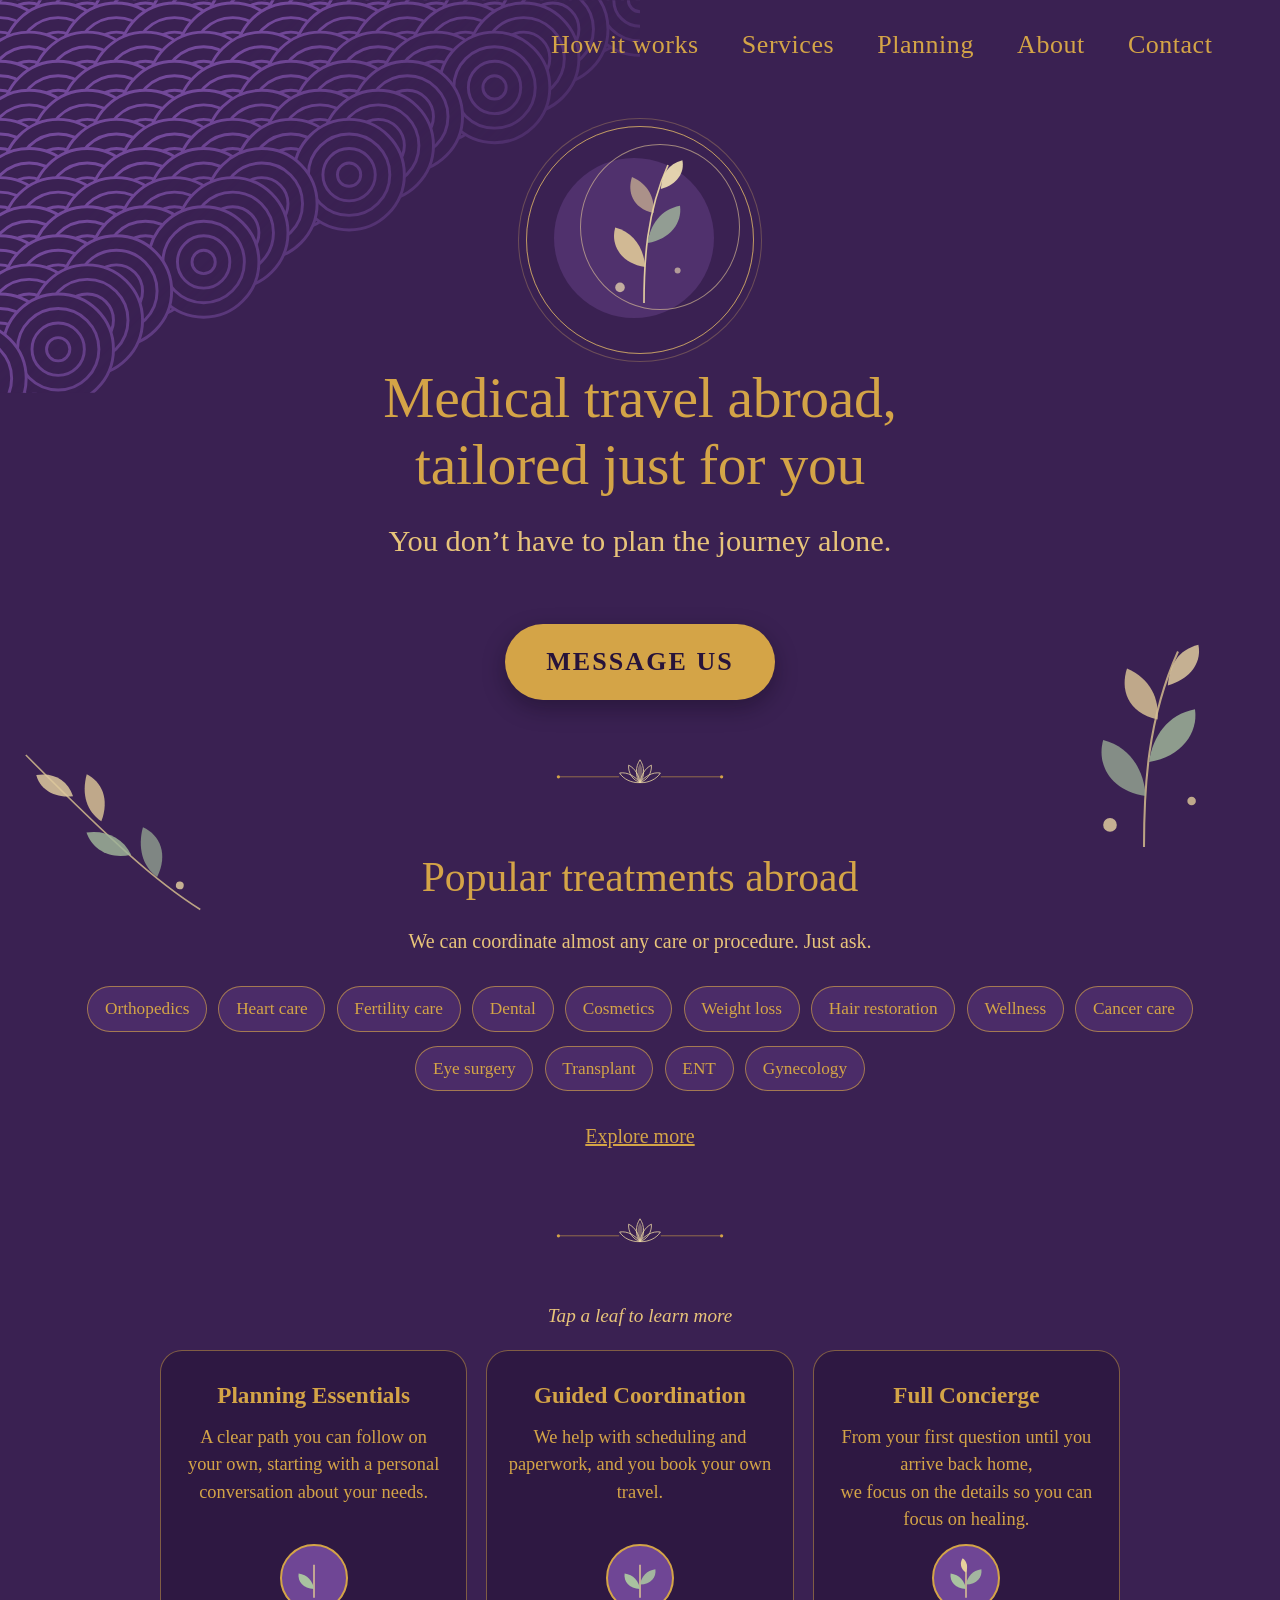
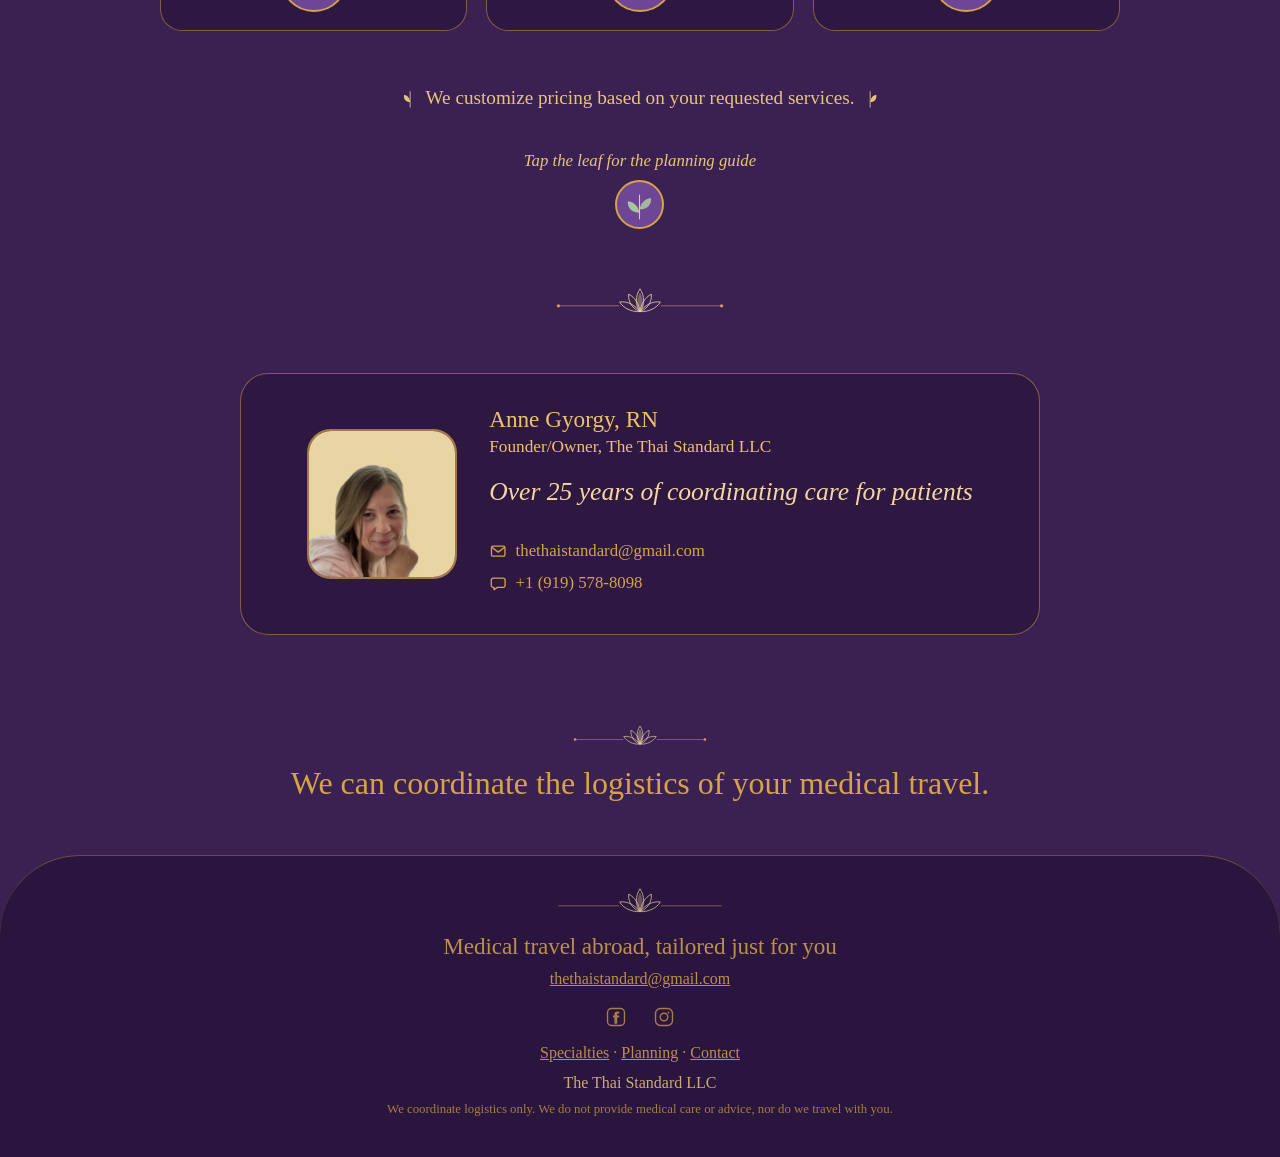
<file: index.html>
<!DOCTYPE html>
<html lang="en">
<head>
<meta name="p:domain_verify" content="5136d14e5dd60c50558a53bab9faf2c0"/>
<meta charset="utf-8">
<meta name="viewport" content="width=device-width, initial-scale=1">
<meta name="robots" content="index, follow">
<title>The Thai Standard LLC | Medical Travel Coordination</title>
<meta name="description" content="The Thai Standard LLC coordinates the logistics of your medical travel abroad: appointments, records, flights, stays and local support. From your first question until you arrive back home, we focus on the details so you can focus on healing.">
<meta name="keywords" content="medical travel, medical tourism, medical travel coordinator, medical travel abroad, treatment abroad, surgery abroad, dental care abroad, fertility care abroad, cardiac care abroad, orthopedic surgery abroad, cosmetic surgery abroad, weight-loss surgery abroad, medical travel planning, patient coordination">
<link rel="canonical" href="https://thethaistandard.com/">
<meta property="og:type" content="website">
<meta property="og:site_name" content="The Thai Standard LLC">
<meta property="og:title" content="The Thai Standard LLC | Medical Travel Coordination">
<meta property="og:description" content="The Thai Standard LLC coordinates the logistics of your medical travel abroad: appointments, records, flights, stays and local support. From your first question until you arrive back home, we focus on the details so you can focus on healing.">
<meta property="og:url" content="https://thethaistandard.com/">
<meta property="og:image" content="https://thethaistandard.com/assets/og-share.jpg">
<meta property="og:image:width" content="1200">
<meta property="og:image:height" content="630">
<meta property="og:image:alt" content="The Thai Standard LLC">
<meta name="twitter:card" content="summary_large_image">
<meta name="twitter:image" content="https://thethaistandard.com/assets/og-share.jpg">
<script type="application/ld+json">{"@context":"https://schema.org","@type":"ProfessionalService","name":"The Thai Standard LLC","url":"https://thethaistandard.com/","description":"The Thai Standard LLC coordinates the logistics of your medical travel abroad: appointments, records, flights, stays and local support. From your first question until you arrive back home, we focus on the details so you can focus on healing.","email":"thethaistandard@gmail.com","telephone":"+1-919-578-8098","founder":{"@type":"Person","name":"Anne Gyorgy, RN","jobTitle":"Founder/Owner, The Thai Standard LLC"},"serviceType":"Medical travel coordination"}</script>
<meta name="theme-color" content="#3A2152">
<link rel="icon" href="data:image/svg+xml,%3Csvg xmlns='http://www.w3.org/2000/svg' viewBox='0 0 24 24'%3E%3Cpath d='M12 21 L12 13' stroke='%23E3CC93' stroke-width='1.4'/%3E%3Cpath d='M12 14 C7 14 5 10 6 6 C10 7 12 10 12 14Z' fill='%23A9C2A0'/%3E%3Cpath d='M12 12 C16.5 12 19 8.5 18 4.5 C14 5.5 12 8 12 12Z' fill='%23F0DCA6'/%3E%3C/svg%3E">
<link rel="stylesheet" href="styles.css?v=1453">
<link rel="stylesheet" href="home-v5.css?v=11">
<style id="close-small">.h5-close h2 a{color:inherit;text-decoration:none}.h5-close h2 a:hover,.h5-close h2 a:focus-visible{text-decoration:underline;text-underline-offset:.12em}.h5-close{padding:2rem 0 2.4rem!important}.h5-close .h5-lotus{width:140px!important;height:auto!important}.h5-close h2{font-size:clamp(1.6rem,3vw,2rem)!important;margin:.6rem 0 .5rem!important}.h5-close p{font-size:clamp(1.05rem,1.8vw,1.2rem)!important;margin:0 0 1.1rem!important}.h5-close .btn{font-size:1rem!important;padding:.6rem 1.5rem!important;min-height:0!important;margin-top:.4rem!important}</style></head>
<body>
<!-- Reusable botanical drawings -->
<svg width="0" height="0" style="position:absolute" aria-hidden="true" focusable="false">
  <defs>
    <symbol id="sprig" viewBox="0 0 100 130">
      <path d="M50 125 C50 90 52 50 70 10" stroke="#E3CC93" stroke-width="1.2" fill="none" opacity=".85"/>
      <path d="M51 95 C30 92 22 76 26 62 C42 66 50 80 51 95Z" fill="#A9C2A0" opacity=".75"/>
      <path d="M53 75 C72 72 82 58 80 44 C64 47 55 60 53 75Z" fill="#A9C2A0" opacity=".85"/>
      <path d="M58 50 C40 46 36 32 40 20 C54 26 59 38 58 50Z" fill="#E8D29C" opacity=".85"/>
      <path d="M64 30 C78 26 84 16 82 6 C70 9 65 18 64 30Z" fill="#F0DCA6" opacity=".85"/>
      <circle cx="30" cy="112" r="4" fill="#F0DCA6" opacity=".85"/><circle cx="78" cy="98" r="2.5" fill="#E8D29C" opacity=".85"/>
    </symbol>
    <symbol id="blossom" viewBox="0 0 40 40">
      <g fill="#E9BFD3" opacity=".9">
        <ellipse cx="20" cy="10" rx="6" ry="9"/>
        <ellipse cx="20" cy="10" rx="6" ry="9" transform="rotate(72 20 20)"/>
        <ellipse cx="20" cy="10" rx="6" ry="9" transform="rotate(144 20 20)"/>
        <ellipse cx="20" cy="10" rx="6" ry="9" transform="rotate(216 20 20)"/>
        <ellipse cx="20" cy="10" rx="6" ry="9" transform="rotate(288 20 20)"/>
      </g>
      <circle cx="20" cy="20" r="3.6" fill="#F0DCA6"/>
    </symbol>
    <symbol id="branch" viewBox="0 0 160 120">
      <path d="M4 112 C40 96 78 70 152 14" stroke="#E3CC93" stroke-width="1.2" fill="none" opacity=".85"/>
      <path d="M40 92 C34 74 42 60 56 56 C58 72 52 86 40 92Z" fill="#A9C2A0" opacity=".7"/>
      <path d="M62 78 C78 84 92 78 98 66 C84 62 70 66 62 78Z" fill="#A9C2A0" opacity=".85"/>
      <path d="M88 56 C84 38 92 26 104 22 C106 38 100 50 88 56Z" fill="#E8D29C" opacity=".85"/>
      <path d="M112 40 C126 44 138 38 142 28 C130 24 118 28 112 40Z" fill="#F0DCA6" opacity=".85"/>
      <circle cx="22" cy="96" r="3" fill="#F0DCA6" opacity=".85"/>
    </symbol>
    <symbol id="sprig-gold" viewBox="0 0 100 130">
      <path d="M50 125 C50 90 52 50 70 10" stroke="#F0DCA6" stroke-width="1.4" fill="none" opacity=".9"/>
      <path d="M51 95 C30 92 22 76 26 62 C42 66 50 80 51 95Z" fill="#E8D29C" opacity=".85"/>
      <path d="M53 75 C72 72 82 58 80 44 C64 47 55 60 53 75Z" fill="#A9C2A0" opacity=".75"/>
      <path d="M58 50 C40 46 36 32 40 20 C54 26 59 38 58 50Z" fill="#E8D29C" opacity=".6"/>
      <path d="M64 30 C78 26 84 16 82 6 C70 9 65 18 64 30Z" fill="#F3E3B5" opacity=".9"/>
      <circle cx="30" cy="112" r="4" fill="#F3E3B5" opacity=".7"/><circle cx="78" cy="98" r="2.5" fill="#F3E3B5" opacity=".6"/>
    </symbol>
    <symbol id="seigaiha" viewBox="0 0 240 160">
      <g fill="none" stroke="#8253AD" stroke-width="2">
        <g id="sw"><circle cx="0" cy="0" r="38"/><circle cx="0" cy="0" r="28"/><circle cx="0" cy="0" r="18"/><circle cx="0" cy="0" r="8"/></g>
      </g>
    </symbol>
    <symbol id="lotus" viewBox="0 0 80 50">
      <g fill="none" stroke="#F0DCA6" stroke-width="1.3" stroke-linejoin="round">
        <path d="M40 44 C32 34 32 18 40 6 C48 18 48 34 40 44Z"/>
        <path d="M40 44 C28 40 20 28 21 15 C32 20 38 32 40 44Z"/>
        <path d="M40 44 C52 40 60 28 59 15 C48 20 42 32 40 44Z"/>
        <path d="M40 44 C26 45 12 38 6 28 C20 26 32 34 40 44Z"/>
        <path d="M40 44 C54 45 68 38 74 28 C60 26 48 34 40 44Z"/>
      </g>
      <path d="M40 44 C34 36 34 22 40 12 C46 22 46 36 40 44Z" fill="#F0DCA6" opacity=".35"/>
    </symbol>
    <symbol id="plum-branch" viewBox="0 0 220 140">
      <path d="M2 130 C50 118 80 96 110 80 C140 64 170 40 216 18" stroke="#8F63B9" stroke-width="3" fill="none" stroke-linecap="round"/>
      <path d="M110 80 C116 60 128 48 146 40" stroke="#8F63B9" stroke-width="2" fill="none" stroke-linecap="round"/>
      <path d="M60 110 C62 96 70 88 82 84" stroke="#8F63B9" stroke-width="1.6" fill="none" stroke-linecap="round"/>
      <g fill="#E9BFD3" opacity=".75">
        <g transform="translate(146 40)"><circle cx="0" cy="-6" r="5"/><circle cx="5.7" cy="-1.9" r="5"/><circle cx="3.5" cy="4.9" r="5"/><circle cx="-3.5" cy="4.9" r="5"/><circle cx="-5.7" cy="-1.9" r="5"/></g>
        <g transform="translate(82 84) scale(.8)"><circle cx="0" cy="-6" r="5"/><circle cx="5.7" cy="-1.9" r="5"/><circle cx="3.5" cy="4.9" r="5"/><circle cx="-3.5" cy="4.9" r="5"/><circle cx="-5.7" cy="-1.9" r="5"/></g>
        <g transform="translate(190 30) scale(.7)"><circle cx="0" cy="-6" r="5"/><circle cx="5.7" cy="-1.9" r="5"/><circle cx="3.5" cy="4.9" r="5"/><circle cx="-3.5" cy="4.9" r="5"/><circle cx="-5.7" cy="-1.9" r="5"/></g>
      </g>
      <g fill="#F0DCA6"><circle cx="146" cy="40" r="2.2"/><circle cx="82" cy="84" r="1.8"/><circle cx="190" cy="30" r="1.6"/><circle cx="120" cy="72" r="2.4" opacity=".7"/><circle cx="166" cy="50" r="2" opacity=".6"/></g>
    </symbol>
    <symbol id="asanoha" viewBox="0 0 100 100">
      <g fill="none" stroke="#8253AD" stroke-width="1.4">
        <polygon points="50,4 90,27 90,73 50,96 10,73 10,27"/>
        <path d="M50 50 L50 4 M50 50 L90 27 M50 50 L90 73 M50 50 L50 96 M50 50 L10 73 M50 50 L10 27"/>
        <path d="M50 50 L30 15.5 M50 50 L70 15.5 M50 50 L90 50 M50 50 L70 84.5 M50 50 L30 84.5 M50 50 L10 50"/>
      </g>
    </symbol>
    <symbol id="lilac-branch" viewBox="0 0 200 60">
      <path d="M4 34 C30 22 52 44 80 32 C108 20 128 40 156 28 C170 22 184 24 196 28" stroke="#BA9AD8" stroke-width="2.2" fill="none" stroke-linecap="round"/>
      <path d="M62 38 C66 48 74 52 84 52" stroke="#BA9AD8" stroke-width="1.4" fill="none" stroke-linecap="round"/>
      <path d="M118 28 C120 18 128 12 138 10" stroke="#BA9AD8" stroke-width="1.4" fill="none" stroke-linecap="round"/>
      <g fill="#A9C2A0"><path d="M30 28 C26 18 32 10 40 8 C42 18 38 26 30 28Z"/><path d="M100 26 C108 34 118 34 124 30 C118 22 108 20 100 26Z"/><path d="M168 24 C164 14 170 8 178 6 C180 14 176 22 168 24Z"/></g>
      <g fill="#D4BEE9"><g transform="translate(84 52) scale(0.9)"><circle cx="0" cy="-5" r="4.2"/><circle cx="4.8" cy="-1.6" r="4.2"/><circle cx="3" cy="4.1" r="4.2"/><circle cx="-3" cy="4.1" r="4.2"/><circle cx="-4.8" cy="-1.6" r="4.2"/></g><g transform="translate(138 10) scale(0.9)"><circle cx="0" cy="-5" r="4.2"/><circle cx="4.8" cy="-1.6" r="4.2"/><circle cx="3" cy="4.1" r="4.2"/><circle cx="-3" cy="4.1" r="4.2"/><circle cx="-4.8" cy="-1.6" r="4.2"/></g><g transform="translate(50 38) scale(0.7)"><circle cx="0" cy="-5" r="4.2"/><circle cx="4.8" cy="-1.6" r="4.2"/><circle cx="3" cy="4.1" r="4.2"/><circle cx="-3" cy="4.1" r="4.2"/><circle cx="-4.8" cy="-1.6" r="4.2"/></g><g transform="translate(196 28) scale(0.75)"><circle cx="0" cy="-5" r="4.2"/><circle cx="4.8" cy="-1.6" r="4.2"/><circle cx="3" cy="4.1" r="4.2"/><circle cx="-3" cy="4.1" r="4.2"/><circle cx="-4.8" cy="-1.6" r="4.2"/></g></g>
      <g fill="#F0DCA6"><circle cx="84" cy="52" r="1.6"/><circle cx="138" cy="10" r="1.6"/><circle cx="50" cy="38" r="1.2"/><circle cx="196" cy="28" r="1.3"/></g>
    </symbol>
  </defs>
</svg>

<div class="page">
  <svg class="seig seig-corner-tl" viewBox="0 0 440 270" aria-hidden="true"><defs><clipPath id="cp-tl"><rect width="440" height="270"/></clipPath></defs><g clip-path="url(#cp-tl)" fill="none" stroke="#8253AD" stroke-width="2"><g transform="translate(-20,-20)"><circle r="38" fill="#3A2152"/><circle r="28"/><circle r="18"/><circle r="8"/></g><g transform="translate(20,-20)"><circle r="38" fill="#3A2152"/><circle r="28"/><circle r="18"/><circle r="8"/></g><g transform="translate(60,-20)"><circle r="38" fill="#3A2152"/><circle r="28"/><circle r="18"/><circle r="8"/></g><g transform="translate(100,-20)"><circle r="38" fill="#3A2152"/><circle r="28"/><circle r="18"/><circle r="8"/></g><g transform="translate(140,-20)"><circle r="38" fill="#3A2152"/><circle r="28"/><circle r="18"/><circle r="8"/></g><g transform="translate(180,-20)"><circle r="38" fill="#3A2152"/><circle r="28"/><circle r="18"/><circle r="8"/></g><g transform="translate(220,-20)"><circle r="38" fill="#3A2152"/><circle r="28"/><circle r="18"/><circle r="8"/></g><g transform="translate(260,-20)"><circle r="38" fill="#3A2152"/><circle r="28"/><circle r="18"/><circle r="8"/></g><g transform="translate(300,-20)"><circle r="38" fill="#3A2152"/><circle r="28"/><circle r="18"/><circle r="8"/></g><g transform="translate(340,-20)"><circle r="38" fill="#3A2152"/><circle r="28"/><circle r="18"/><circle r="8"/></g><g transform="translate(380,-20)"><circle r="38" fill="#3A2152"/><circle r="28"/><circle r="18"/><circle r="8"/></g><g transform="translate(420,-20)"><circle r="38" fill="#3A2152"/><circle r="28"/><circle r="18"/><circle r="8"/></g><g transform="translate(460,-20)"><circle r="38" fill="#3A2152"/><circle r="28"/><circle r="18"/><circle r="8"/></g><g transform="translate(-40,0)"><circle r="38" fill="#3A2152"/><circle r="28"/><circle r="18"/><circle r="8"/></g><g transform="translate(0,0)"><circle r="38" fill="#3A2152"/><circle r="28"/><circle r="18"/><circle r="8"/></g><g transform="translate(40,0)"><circle r="38" fill="#3A2152"/><circle r="28"/><circle r="18"/><circle r="8"/></g><g transform="translate(80,0)"><circle r="38" fill="#3A2152"/><circle r="28"/><circle r="18"/><circle r="8"/></g><g transform="translate(120,0)"><circle r="38" fill="#3A2152"/><circle r="28"/><circle r="18"/><circle r="8"/></g><g transform="translate(160,0)"><circle r="38" fill="#3A2152"/><circle r="28"/><circle r="18"/><circle r="8"/></g><g transform="translate(200,0)"><circle r="38" fill="#3A2152"/><circle r="28"/><circle r="18"/><circle r="8"/></g><g transform="translate(240,0)"><circle r="38" fill="#3A2152"/><circle r="28"/><circle r="18"/><circle r="8"/></g><g transform="translate(280,0)"><circle r="38" fill="#3A2152"/><circle r="28"/><circle r="18"/><circle r="8"/></g><g transform="translate(320,0)"><circle r="38" fill="#3A2152"/><circle r="28"/><circle r="18"/><circle r="8"/></g><g transform="translate(360,0)"><circle r="38" fill="#3A2152"/><circle r="28"/><circle r="18"/><circle r="8"/></g><g transform="translate(400,0)"><circle r="38" fill="#3A2152"/><circle r="28"/><circle r="18"/><circle r="8"/></g><g transform="translate(440,0)"><circle r="38" fill="#3A2152"/><circle r="28"/><circle r="18"/><circle r="8"/></g><g transform="translate(-20,20)"><circle r="38" fill="#3A2152"/><circle r="28"/><circle r="18"/><circle r="8"/></g><g transform="translate(20,20)"><circle r="38" fill="#3A2152"/><circle r="28"/><circle r="18"/><circle r="8"/></g><g transform="translate(60,20)"><circle r="38" fill="#3A2152"/><circle r="28"/><circle r="18"/><circle r="8"/></g><g transform="translate(100,20)"><circle r="38" fill="#3A2152"/><circle r="28"/><circle r="18"/><circle r="8"/></g><g transform="translate(140,20)"><circle r="38" fill="#3A2152"/><circle r="28"/><circle r="18"/><circle r="8"/></g><g transform="translate(180,20)"><circle r="38" fill="#3A2152"/><circle r="28"/><circle r="18"/><circle r="8"/></g><g transform="translate(220,20)"><circle r="38" fill="#3A2152"/><circle r="28"/><circle r="18"/><circle r="8"/></g><g transform="translate(260,20)"><circle r="38" fill="#3A2152"/><circle r="28"/><circle r="18"/><circle r="8"/></g><g transform="translate(300,20)"><circle r="38" fill="#3A2152"/><circle r="28"/><circle r="18"/><circle r="8"/></g><g transform="translate(340,20)"><circle r="38" fill="#3A2152"/><circle r="28"/><circle r="18"/><circle r="8"/></g><g transform="translate(380,20)"><circle r="38" fill="#3A2152"/><circle r="28"/><circle r="18"/><circle r="8"/></g><g transform="translate(-40,40)"><circle r="38" fill="#3A2152"/><circle r="28"/><circle r="18"/><circle r="8"/></g><g transform="translate(0,40)"><circle r="38" fill="#3A2152"/><circle r="28"/><circle r="18"/><circle r="8"/></g><g transform="translate(40,40)"><circle r="38" fill="#3A2152"/><circle r="28"/><circle r="18"/><circle r="8"/></g><g transform="translate(80,40)"><circle r="38" fill="#3A2152"/><circle r="28"/><circle r="18"/><circle r="8"/></g><g transform="translate(120,40)"><circle r="38" fill="#3A2152"/><circle r="28"/><circle r="18"/><circle r="8"/></g><g transform="translate(160,40)"><circle r="38" fill="#3A2152"/><circle r="28"/><circle r="18"/><circle r="8"/></g><g transform="translate(200,40)"><circle r="38" fill="#3A2152"/><circle r="28"/><circle r="18"/><circle r="8"/></g><g transform="translate(240,40)"><circle r="38" fill="#3A2152"/><circle r="28"/><circle r="18"/><circle r="8"/></g><g transform="translate(280,40)"><circle r="38" fill="#3A2152"/><circle r="28"/><circle r="18"/><circle r="8"/></g><g transform="translate(320,40)"><circle r="38" fill="#3A2152"/><circle r="28"/><circle r="18"/><circle r="8"/></g><g transform="translate(360,40)"><circle r="38" fill="#3A2152"/><circle r="28"/><circle r="18"/><circle r="8"/></g><g transform="translate(-20,60)"><circle r="38" fill="#3A2152"/><circle r="28"/><circle r="18"/><circle r="8"/></g><g transform="translate(20,60)"><circle r="38" fill="#3A2152"/><circle r="28"/><circle r="18"/><circle r="8"/></g><g transform="translate(60,60)"><circle r="38" fill="#3A2152"/><circle r="28"/><circle r="18"/><circle r="8"/></g><g transform="translate(100,60)"><circle r="38" fill="#3A2152"/><circle r="28"/><circle r="18"/><circle r="8"/></g><g transform="translate(140,60)"><circle r="38" fill="#3A2152"/><circle r="28"/><circle r="18"/><circle r="8"/></g><g transform="translate(180,60)"><circle r="38" fill="#3A2152"/><circle r="28"/><circle r="18"/><circle r="8"/></g><g transform="translate(220,60)"><circle r="38" fill="#3A2152"/><circle r="28"/><circle r="18"/><circle r="8"/></g><g transform="translate(260,60)"><circle r="38" fill="#3A2152"/><circle r="28"/><circle r="18"/><circle r="8"/></g><g transform="translate(300,60)"><circle r="38" fill="#3A2152"/><circle r="28"/><circle r="18"/><circle r="8"/></g><g transform="translate(340,60)"><circle r="38" fill="#3A2152"/><circle r="28"/><circle r="18"/><circle r="8"/></g><g transform="translate(-40,80)"><circle r="38" fill="#3A2152"/><circle r="28"/><circle r="18"/><circle r="8"/></g><g transform="translate(0,80)"><circle r="38" fill="#3A2152"/><circle r="28"/><circle r="18"/><circle r="8"/></g><g transform="translate(40,80)"><circle r="38" fill="#3A2152"/><circle r="28"/><circle r="18"/><circle r="8"/></g><g transform="translate(80,80)"><circle r="38" fill="#3A2152"/><circle r="28"/><circle r="18"/><circle r="8"/></g><g transform="translate(120,80)"><circle r="38" fill="#3A2152"/><circle r="28"/><circle r="18"/><circle r="8"/></g><g transform="translate(160,80)"><circle r="38" fill="#3A2152"/><circle r="28"/><circle r="18"/><circle r="8"/></g><g transform="translate(200,80)"><circle r="38" fill="#3A2152"/><circle r="28"/><circle r="18"/><circle r="8"/></g><g transform="translate(240,80)"><circle r="38" fill="#3A2152"/><circle r="28"/><circle r="18"/><circle r="8"/></g><g transform="translate(280,80)"><circle r="38" fill="#3A2152"/><circle r="28"/><circle r="18"/><circle r="8"/></g><g transform="translate(-20,100)"><circle r="38" fill="#3A2152"/><circle r="28"/><circle r="18"/><circle r="8"/></g><g transform="translate(20,100)"><circle r="38" fill="#3A2152"/><circle r="28"/><circle r="18"/><circle r="8"/></g><g transform="translate(60,100)"><circle r="38" fill="#3A2152"/><circle r="28"/><circle r="18"/><circle r="8"/></g><g transform="translate(100,100)"><circle r="38" fill="#3A2152"/><circle r="28"/><circle r="18"/><circle r="8"/></g><g transform="translate(140,100)"><circle r="38" fill="#3A2152"/><circle r="28"/><circle r="18"/><circle r="8"/></g><g transform="translate(180,100)"><circle r="38" fill="#3A2152"/><circle r="28"/><circle r="18"/><circle r="8"/></g><g transform="translate(220,100)"><circle r="38" fill="#3A2152"/><circle r="28"/><circle r="18"/><circle r="8"/></g><g transform="translate(260,100)"><circle r="38" fill="#3A2152"/><circle r="28"/><circle r="18"/><circle r="8"/></g><g transform="translate(-40,120)"><circle r="38" fill="#3A2152"/><circle r="28"/><circle r="18"/><circle r="8"/></g><g transform="translate(0,120)"><circle r="38" fill="#3A2152"/><circle r="28"/><circle r="18"/><circle r="8"/></g><g transform="translate(40,120)"><circle r="38" fill="#3A2152"/><circle r="28"/><circle r="18"/><circle r="8"/></g><g transform="translate(80,120)"><circle r="38" fill="#3A2152"/><circle r="28"/><circle r="18"/><circle r="8"/></g><g transform="translate(120,120)"><circle r="38" fill="#3A2152"/><circle r="28"/><circle r="18"/><circle r="8"/></g><g transform="translate(160,120)"><circle r="38" fill="#3A2152"/><circle r="28"/><circle r="18"/><circle r="8"/></g><g transform="translate(200,120)"><circle r="38" fill="#3A2152"/><circle r="28"/><circle r="18"/><circle r="8"/></g><g transform="translate(240,120)"><circle r="38" fill="#3A2152"/><circle r="28"/><circle r="18"/><circle r="8"/></g><g transform="translate(-20,140)"><circle r="38" fill="#3A2152"/><circle r="28"/><circle r="18"/><circle r="8"/></g><g transform="translate(20,140)"><circle r="38" fill="#3A2152"/><circle r="28"/><circle r="18"/><circle r="8"/></g><g transform="translate(60,140)"><circle r="38" fill="#3A2152"/><circle r="28"/><circle r="18"/><circle r="8"/></g><g transform="translate(100,140)"><circle r="38" fill="#3A2152"/><circle r="28"/><circle r="18"/><circle r="8"/></g><g transform="translate(140,140)"><circle r="38" fill="#3A2152"/><circle r="28"/><circle r="18"/><circle r="8"/></g><g transform="translate(180,140)"><circle r="38" fill="#3A2152"/><circle r="28"/><circle r="18"/><circle r="8"/></g><g transform="translate(-40,160)"><circle r="38" fill="#3A2152"/><circle r="28"/><circle r="18"/><circle r="8"/></g><g transform="translate(0,160)"><circle r="38" fill="#3A2152"/><circle r="28"/><circle r="18"/><circle r="8"/></g><g transform="translate(40,160)"><circle r="38" fill="#3A2152"/><circle r="28"/><circle r="18"/><circle r="8"/></g><g transform="translate(80,160)"><circle r="38" fill="#3A2152"/><circle r="28"/><circle r="18"/><circle r="8"/></g><g transform="translate(120,160)"><circle r="38" fill="#3A2152"/><circle r="28"/><circle r="18"/><circle r="8"/></g><g transform="translate(160,160)"><circle r="38" fill="#3A2152"/><circle r="28"/><circle r="18"/><circle r="8"/></g><g transform="translate(-20,180)"><circle r="38" fill="#3A2152"/><circle r="28"/><circle r="18"/><circle r="8"/></g><g transform="translate(20,180)"><circle r="38" fill="#3A2152"/><circle r="28"/><circle r="18"/><circle r="8"/></g><g transform="translate(60,180)"><circle r="38" fill="#3A2152"/><circle r="28"/><circle r="18"/><circle r="8"/></g><g transform="translate(100,180)"><circle r="38" fill="#3A2152"/><circle r="28"/><circle r="18"/><circle r="8"/></g><g transform="translate(140,180)"><circle r="38" fill="#3A2152"/><circle r="28"/><circle r="18"/><circle r="8"/></g><g transform="translate(-40,200)"><circle r="38" fill="#3A2152"/><circle r="28"/><circle r="18"/><circle r="8"/></g><g transform="translate(0,200)"><circle r="38" fill="#3A2152"/><circle r="28"/><circle r="18"/><circle r="8"/></g><g transform="translate(40,200)"><circle r="38" fill="#3A2152"/><circle r="28"/><circle r="18"/><circle r="8"/></g><g transform="translate(80,200)"><circle r="38" fill="#3A2152"/><circle r="28"/><circle r="18"/><circle r="8"/></g><g transform="translate(-20,220)"><circle r="38" fill="#3A2152"/><circle r="28"/><circle r="18"/><circle r="8"/></g><g transform="translate(20,220)"><circle r="38" fill="#3A2152"/><circle r="28"/><circle r="18"/><circle r="8"/></g><g transform="translate(60,220)"><circle r="38" fill="#3A2152"/><circle r="28"/><circle r="18"/><circle r="8"/></g><g transform="translate(-40,240)"><circle r="38" fill="#3A2152"/><circle r="28"/><circle r="18"/><circle r="8"/></g><g transform="translate(0,240)"><circle r="38" fill="#3A2152"/><circle r="28"/><circle r="18"/><circle r="8"/></g><g transform="translate(40,240)"><circle r="38" fill="#3A2152"/><circle r="28"/><circle r="18"/><circle r="8"/></g><g transform="translate(-20,260)"><circle r="38" fill="#3A2152"/><circle r="28"/><circle r="18"/><circle r="8"/></g><g transform="translate(-40,280)"><circle r="38" fill="#3A2152"/><circle r="28"/><circle r="18"/><circle r="8"/></g></g></svg>

  <header class="topbar">
    <div class="wrap topbar-in">
      <nav aria-label="Main">
        <ul>
          <li><a href="#packages">How it works</a></li>
          <li><a href="#services">Services</a></li>
          <li><a href="guides/medical-travel-checklist.html">Planning</a></li>
          <li><a href="#about">About</a></li>
          <li><a href="#contact">Contact</a></li>
        </ul>
      </nav>
    </div>
  </header>

  <main id="top" class="h5">

    <!-- HERO (DRAFT v5 simplified homepage, not published) -->
    <section class="h5-hero">
      <svg class="leaf hero-left" aria-hidden="true"><use href="#branch"/></svg>
      <svg class="leaf hero-right" aria-hidden="true"><use href="#sprig"/></svg>
      <div class="wrap">
        <div class="emblem" aria-hidden="true">
          <span class="e-circle"></span>
          <span class="e-ring"></span>
          <span class="moon-gate"></span>
          <svg class="e-sprig"><use href="#sprig-gold"/></svg>
        </div>
        <h1><span class="h1-line">Medical travel abroad,</span><br><span class="h1-line">tailored just for you</span></h1>
        <p class="h5-sub">You don&rsquo;t have to plan the journey alone.</p>
        <a class="btn" href="contact.html">Message us</a>
      </div>
    </section>

    <svg class="h5-lotus" viewBox="0 0 220 40" aria-hidden="true"><path d="M8 26 H84 M136 26 H212" stroke="#D4A447" stroke-width=".9" opacity=".8"/><circle cx="8" cy="26" r="2" fill="#D4A447"/><circle cx="212" cy="26" r="2" fill="#D4A447"/><use href="#lotus" x="80" y="0" width="60" height="38"/></svg>

    <!-- PROCEDURES -->
    <section id="services" class="h5-sec">
      <div class="wrap">
        <h2>Popular treatments abroad</h2>
        <p class="h5-note h5-note-under">We can coordinate almost any care or procedure. Just ask.</p>
        <ul class="h5-procs h5-procs-desk"><li><a href="guides/orthopedics.html">Orthopedics</a></li><li><a href="guides/cardiac.html">Heart care</a></li><li><a href="guides/fertility-ivf.html">Fertility care</a></li><li><a href="guides/dental.html">Dental</a></li><li><a href="guides/cosmetic-surgery.html">Cosmetics</a></li><li><a href="guides/weight-loss-surgery.html">Weight loss</a></li><li><a href="guides/hair-transplant.html">Hair restoration</a></li><li><a href="guides/health-checkups.html">Wellness</a></li><li><span class="h5-plain">Cancer care</span></li><li><span class="h5-plain">Eye surgery</span></li><li><span class="h5-plain">Transplant</span></li><li><span class="h5-plain">ENT</span></li><li><span class="h5-plain">Gynecology</span></li></ul>
        <div class="h5-ticker" aria-label="Popular treatments abroad">
          <div class="h5-ticker-track">
            <ul class="h5-procs h5-procs-tick"><li><a href="guides/orthopedics.html">Orthopedics</a></li><li><a href="guides/cardiac.html">Heart care</a></li><li><a href="guides/fertility-ivf.html">Fertility care</a></li><li><a href="guides/dental.html">Dental</a></li><li><a href="guides/cosmetic-surgery.html">Cosmetics</a></li><li><a href="guides/weight-loss-surgery.html">Weight loss</a></li><li><a href="guides/hair-transplant.html">Hair restoration</a></li><li><a href="guides/health-checkups.html">Wellness</a></li><li><span class="h5-plain">Cancer care</span></li><li><span class="h5-plain">Eye surgery</span></li><li><span class="h5-plain">Transplant</span></li><li><span class="h5-plain">ENT</span></li><li><span class="h5-plain">Gynecology</span></li></ul>
            <ul class="h5-procs h5-procs-tick" aria-hidden="true"><li><a href="guides/orthopedics.html">Orthopedics</a></li><li><a href="guides/cardiac.html">Heart care</a></li><li><a href="guides/fertility-ivf.html">Fertility care</a></li><li><a href="guides/dental.html">Dental</a></li><li><a href="guides/cosmetic-surgery.html">Cosmetics</a></li><li><a href="guides/weight-loss-surgery.html">Weight loss</a></li><li><a href="guides/hair-transplant.html">Hair restoration</a></li><li><a href="guides/health-checkups.html">Wellness</a></li><li><span class="h5-plain">Cancer care</span></li><li><span class="h5-plain">Eye surgery</span></li><li><span class="h5-plain">Transplant</span></li><li><span class="h5-plain">ENT</span></li><li><span class="h5-plain">Gynecology</span></li></ul>
          </div>
        </div>
        <p class="h5-note"><a href="specialties.html">Explore more</a></p>
      </div>
    </section>

    <svg class="h5-lotus" viewBox="0 0 220 40" aria-hidden="true"><path d="M8 26 H84 M136 26 H212" stroke="#D4A447" stroke-width=".9" opacity=".8"/><circle cx="8" cy="26" r="2" fill="#D4A447"/><circle cx="212" cy="26" r="2" fill="#D4A447"/><use href="#lotus" x="80" y="0" width="60" height="38"/></svg>

    <!-- PACKAGES (DRAFT tier wording, pending Anne's approval) -->
    <section id="packages" class="h5-sec" aria-label="Compare our packages">
      <div class="wrap">
        <p class="pkg-hint">Tap a leaf to learn more</p>
        <ul class="h5-tiers"><li><a class="h5-tier-link" href="#pkg-planning-essentials" aria-controls="packages-compare" aria-expanded="false" aria-label="See Planning Essentials details"><span class="h5-tn">Planning Essentials</span><span class="h5-tl">A clear path you can follow on your own, starting with a personal conversation about your needs.</span><span class="pkg-go pkg-go-1" aria-hidden="true"><svg viewBox="0 0 40 40" aria-hidden="true" focusable="false" xmlns="http://www.w3.org/2000/svg"><path d="M20 38 C20 28 20 18 20 8" stroke="#E3CC93" stroke-width="1.3" fill="none"/><path d="M20 30 C10 30 5 23 6 16 C14 17 19 23 20 30Z" fill="#A9C2A0"/></svg></span></a></li><li><a class="h5-tier-link" href="#pkg-guided-coordination" aria-controls="packages-compare" aria-expanded="false" aria-label="See Guided Coordination details"><span class="h5-tn">Guided Coordination</span><span class="h5-tl">We help with scheduling and paperwork, and you book your own travel.</span><span class="pkg-go pkg-go-2" aria-hidden="true"><svg viewBox="0 0 40 40" aria-hidden="true" focusable="false" xmlns="http://www.w3.org/2000/svg"><path d="M20 38 C20 28 20 18 20 8" stroke="#E3CC93" stroke-width="1.3" fill="none"/><path d="M20 30 C10 30 5 23 6 16 C14 17 19 23 20 30Z" fill="#A9C2A0"/><path d="M20 26 C30 26 35 19 34 12 C26 13 21 19 20 26Z" fill="#A9C2A0" opacity=".9"/></svg></span></a></li><li><a class="h5-tier-link" href="#pkg-full-concierge" aria-controls="packages-compare" aria-expanded="false" aria-label="See Full Concierge details"><span class="h5-tn">Full Concierge</span><span class="h5-tl">From your first question until you arrive back home,<br>we focus on the details so you can focus on healing.</span><span class="pkg-go pkg-go-3" aria-hidden="true"><svg viewBox="0 0 40 40" aria-hidden="true" focusable="false" xmlns="http://www.w3.org/2000/svg"><path d="M20 38 C20 28 20 18 20 8" stroke="#E3CC93" stroke-width="1.3" fill="none"/><path d="M20 30 C10 30 5 23 6 16 C14 17 19 23 20 30Z" fill="#A9C2A0"/><path d="M20 26 C30 26 35 19 34 12 C26 13 21 19 20 26Z" fill="#A9C2A0" opacity=".9"/><path d="M20 15 C15 12 14 6 17 2 C21 5 22 10 20 15Z" fill="#E8D29C"/></svg></span></a></li></ul>
        <details class="h5-d l-pkg-compare" id="packages-compare">
          <summary class="pkg-sum-hidden" aria-hidden="true" tabindex="-1"></summary>
          <div class="h5-d-in"><div class="h5-tgrid"><div class="h5-tf" id="pkg-planning-essentials"><h3>Planning Essentials</h3><ul><li>A conversation about your medical travel needs and the countries you&rsquo;re considering for care</li><li>A pre-trip planning guide</li><li>Questions to ask your doctor abroad</li><li>Personalized follow-up email with suggested next steps</li></ul></div><div class="h5-tf" id="pkg-guided-coordination"><h3>Guided Coordination</h3><ul><li>Everything in Planning Essentials</li><li>Requesting quotes and package details</li><li>Scheduling appointments</li><li>Completing administrative intake forms</li><li>Sending your medical records and other forms to your doctor abroad</li><li>Travel suggestions for flights and lodging, which you book yourself</li></ul></div><div class="h5-tf" id="pkg-full-concierge"><h3>Full Concierge</h3><ul><li>Everything in Guided Coordination</li><li>Booking your flights, lodging, and transfers</li><li>Arranging your appointments and translation services with your doctor abroad</li><li>Arranging for your treatment records abroad to be delivered securely to your home doctor</li><li>A dedicated contact to follow you throughout your care abroad</li><li>Coordinating a follow-up appointment for after you have returned home, either virtually with your doctor abroad or with your home doctor</li></ul></div></div></div>
        </details>
        <p class="pkg-hint pkg-price-line"><svg class="pkg-price-leaf" viewBox="0 0 24 32" aria-hidden="true" focusable="false"><path d="M12 30 C12 22 12 14 12 6" stroke="#E3CC93" stroke-width="1.2" fill="none"/><path d="M12 22 C5 22 2 16.5 3 11 C9 12 11.5 17 12 22Z" fill="#E8C47A"/></svg><span>We customize pricing based on your requested services.</span><svg class="pkg-price-leaf pkg-price-leaf-flip" viewBox="0 0 24 32" aria-hidden="true" focusable="false"><path d="M12 30 C12 22 12 14 12 6" stroke="#E3CC93" stroke-width="1.2" fill="none"/><path d="M12 22 C5 22 2 16.5 3 11 C9 12 11.5 17 12 22Z" fill="#E8C47A"/></svg></p>
        <p class="h5-planlink" style="text-align:center!important;margin:1.5rem 0 0!important"><a href="guides/medical-travel-checklist.html" aria-label="Open the planning guide" style="display:inline-flex!important;flex-direction:column;align-items:center;gap:.45rem;color:#EDC26A!important;text-decoration:none!important;"><span class="pkg-hint" style="margin:0!important;font-size:1.05rem">Tap the leaf for the planning guide</span><span class="pkg-go" aria-hidden="true" style="pointer-events:none;height:46px!important;width:49px!important;flex:0 0 49px!important;padding:6px!important;margin:0!important"><svg viewBox="0 0 40 40" aria-hidden="true" focusable="false" style="width:100%;height:100%"><path d="M20 38 C20 28 20 18 20 8" stroke="#E3CC93" stroke-width="1.3" fill="none"/><path d="M20 30 C10 30 5 23 6 16 C14 17 19 23 20 30Z" fill="#A9C2A0"/><path d="M20 26 C30 26 35 19 34 12 C26 13 21 19 20 26Z" fill="#A9C2A0" opacity=".9"/></svg></span></a></p>
      </div>
    </section>

    <svg class="h5-lotus" viewBox="0 0 220 40" aria-hidden="true"><path d="M8 26 H84 M136 26 H212" stroke="#D4A447" stroke-width=".9" opacity=".8"/><circle cx="8" cy="26" r="2" fill="#D4A447"/><circle cx="212" cy="26" r="2" fill="#D4A447"/><use href="#lotus" x="80" y="0" width="60" height="38"/></svg>

    <!-- CONTACT CARD -->
    <section id="contact" class="h5-sec">
      <div class="wrap">
        <div id="about" class="h5-card">
          <picture class="h5-photo">
            <source srcset="assets/anne_gyorgy_gold_d_600.webp" type="image/webp">
            <img src="assets/anne_gyorgy_gold_d_600.jpg" alt="Anne Gyorgy, RN" width="600" height="600">
          </picture>
          <div class="h5-card-txt">
            <h2>Anne Gyorgy, RN</h2>
            <p class="h5-founder">Founder/Owner, The Thai Standard LLC</p>
            <p class="h5-yrs"><em>Over 25 years of coordinating care for patients</em></p>
            <p class="h5-c"><a href="mailto:thethaistandard@gmail.com" aria-label="Email thethaistandard@gmail.com"><svg class="h5-ico" viewBox="0 0 24 24" aria-hidden="true" focusable="false" fill="none" stroke="#D4A447" stroke-width="1.7" stroke-linecap="round" stroke-linejoin="round"><rect x="3.2" y="5.5" width="17.6" height="13" rx="2"/><path d="M4 7.2 12 13.2 20 7.2"/></svg> thethaistandard@gmail.com</a></p>
            <p class="h5-c"><a href="sms:+19195788098" aria-label="Text +1 (919) 578-8098"><svg class="h5-ico" viewBox="0 0 24 24" aria-hidden="true" focusable="false" fill="none" stroke="#D4A447" stroke-width="1.7" stroke-linecap="round" stroke-linejoin="round"><path d="M5.5 5.5h13A2.5 2.5 0 0 1 21 8v7a2.5 2.5 0 0 1-2.5 2.5H11l-4.5 3v-3H5.5A2.5 2.5 0 0 1 3 15V8a2.5 2.5 0 0 1 2.5-2.5z"/></svg> +1 (919) 578-8098</a></p>
          </div>
        </div>
      </div>
    </section>

    <!-- CLOSING -->
    <section class="h5-close">
      <div class="wrap">
        <svg class="h5-lotus" viewBox="0 0 220 40" aria-hidden="true"><path d="M8 26 H84 M136 26 H212" stroke="#D4A447" stroke-width=".9" opacity=".8"/><circle cx="8" cy="26" r="2" fill="#D4A447"/><circle cx="212" cy="26" r="2" fill="#D4A447"/><use href="#lotus" x="80" y="0" width="60" height="38"/></svg>
        <h2><a href="contact.html">We can coordinate the logistics of your medical travel.</a></h2>
      </div>
    </section>

  </main>

  <footer class="site-foot">
<div class="wrap">
<svg class="foot-leaves lotus-div" viewBox="0 0 220 40" aria-hidden="true"><path d="M8 26 H84 M136 26 H212" stroke="#D4A447" stroke-width=".9" opacity=".8"/><use href="#lotus" x="80" y="0" width="60" height="38"/></svg>
<p class="page-motto">Medical travel abroad,<wbr> <em>tailored just for you</em></p>
<p class="g-email"><a href="mailto:thethaistandard@gmail.com">thethaistandard@gmail.com</a></p>
<p class="g-social">
<a class="g-social-link" href="https://www.facebook.com/profile.php?id=61596089040519" target="_blank" rel="noopener" aria-label="The Thai Standard on Facebook"><svg viewBox="0 0 24 24" aria-hidden="true" focusable="false"><rect x="2.75" y="2.75" width="18.5" height="18.5" rx="4.25" fill="none" stroke="currentColor" stroke-width="1.5"/><path d="M13.35 19.25v-6.7h1.95l.3-2.1h-2.25V9.15c0-.6.16-1.02.98-1.02h1.22V6.22A14.6 14.6 0 0 0 13.18 6c-1.72 0-2.9 1.05-2.9 2.98v1.47H8.7v2.1h1.58v6.7h3.07z" fill="currentColor" stroke="none"/></svg></a>
<a class="g-social-link" href="https://www.instagram.com/thethaistandard/" target="_blank" rel="noopener" aria-label="The Thai Standard on Instagram"><svg viewBox="0 0 24 24" aria-hidden="true" focusable="false" fill="none" stroke="currentColor" stroke-width="1.5" stroke-linecap="round" stroke-linejoin="round"><rect x="2.75" y="2.75" width="18.5" height="18.5" rx="5.25"/><circle cx="12" cy="12" r="4.15"/><circle cx="16.85" cy="7.15" r="1.05" fill="currentColor" stroke="none"/></svg></a>
</p>
<p class="g-foot-links"><a href="specialties.html">Specialties</a> · <a href="guides/medical-travel-checklist.html">Planning</a> · <a href="contact.html">Contact</a></p>
<p class="g-llc">The Thai Standard LLC</p>
<p class="g-foot-legal">We coordinate logistics only. We do not provide medical care or advice, nor do we travel with you.</p>
</div>
</footer>

</div>
<script>
(function(){
  var details=document.getElementById("packages-compare");
  var links=Array.prototype.slice.call(document.querySelectorAll('a[href^="#pkg-"]'));
  var last=null;
  function sync(open, activeId){
    links.forEach(function(a){
      var id=a.getAttribute("href").slice(1);
      a.setAttribute("aria-expanded", (open && id===activeId) ? "true" : "false");
    });
  }
  function openTo(id, doScroll){
    var target=document.getElementById(id);
    if(!details||!target) return;
    details.open=true;
    last=id;
    sync(true, id);
    if(doScroll) target.scrollIntoView({behavior:"smooth",block:"nearest"});
    if(history.replaceState) history.replaceState(null,"","#"+id);
  }
  function closeAll(){
    if(details) details.open=false;
    last=null;
    sync(false, null);
    if(history.replaceState && location.hash.indexOf("#pkg-")===0) history.replaceState(null,"",location.pathname+location.search);
  }
  links.forEach(function(a){
    a.setAttribute("aria-controls","packages-compare");
    a.setAttribute("aria-expanded","false");
    a.addEventListener("click",function(e){
      var id=a.getAttribute("href").slice(1);
      if(!document.getElementById(id)) return;
      e.preventDefault();
      if(details && details.open && last===id){ closeAll(); return; }
      openTo(id, true);
    });
  });
  if(location.hash.indexOf("#pkg-")===0) openTo(location.hash.slice(1), false);
})();
</script>

</body>
</html>
</file>
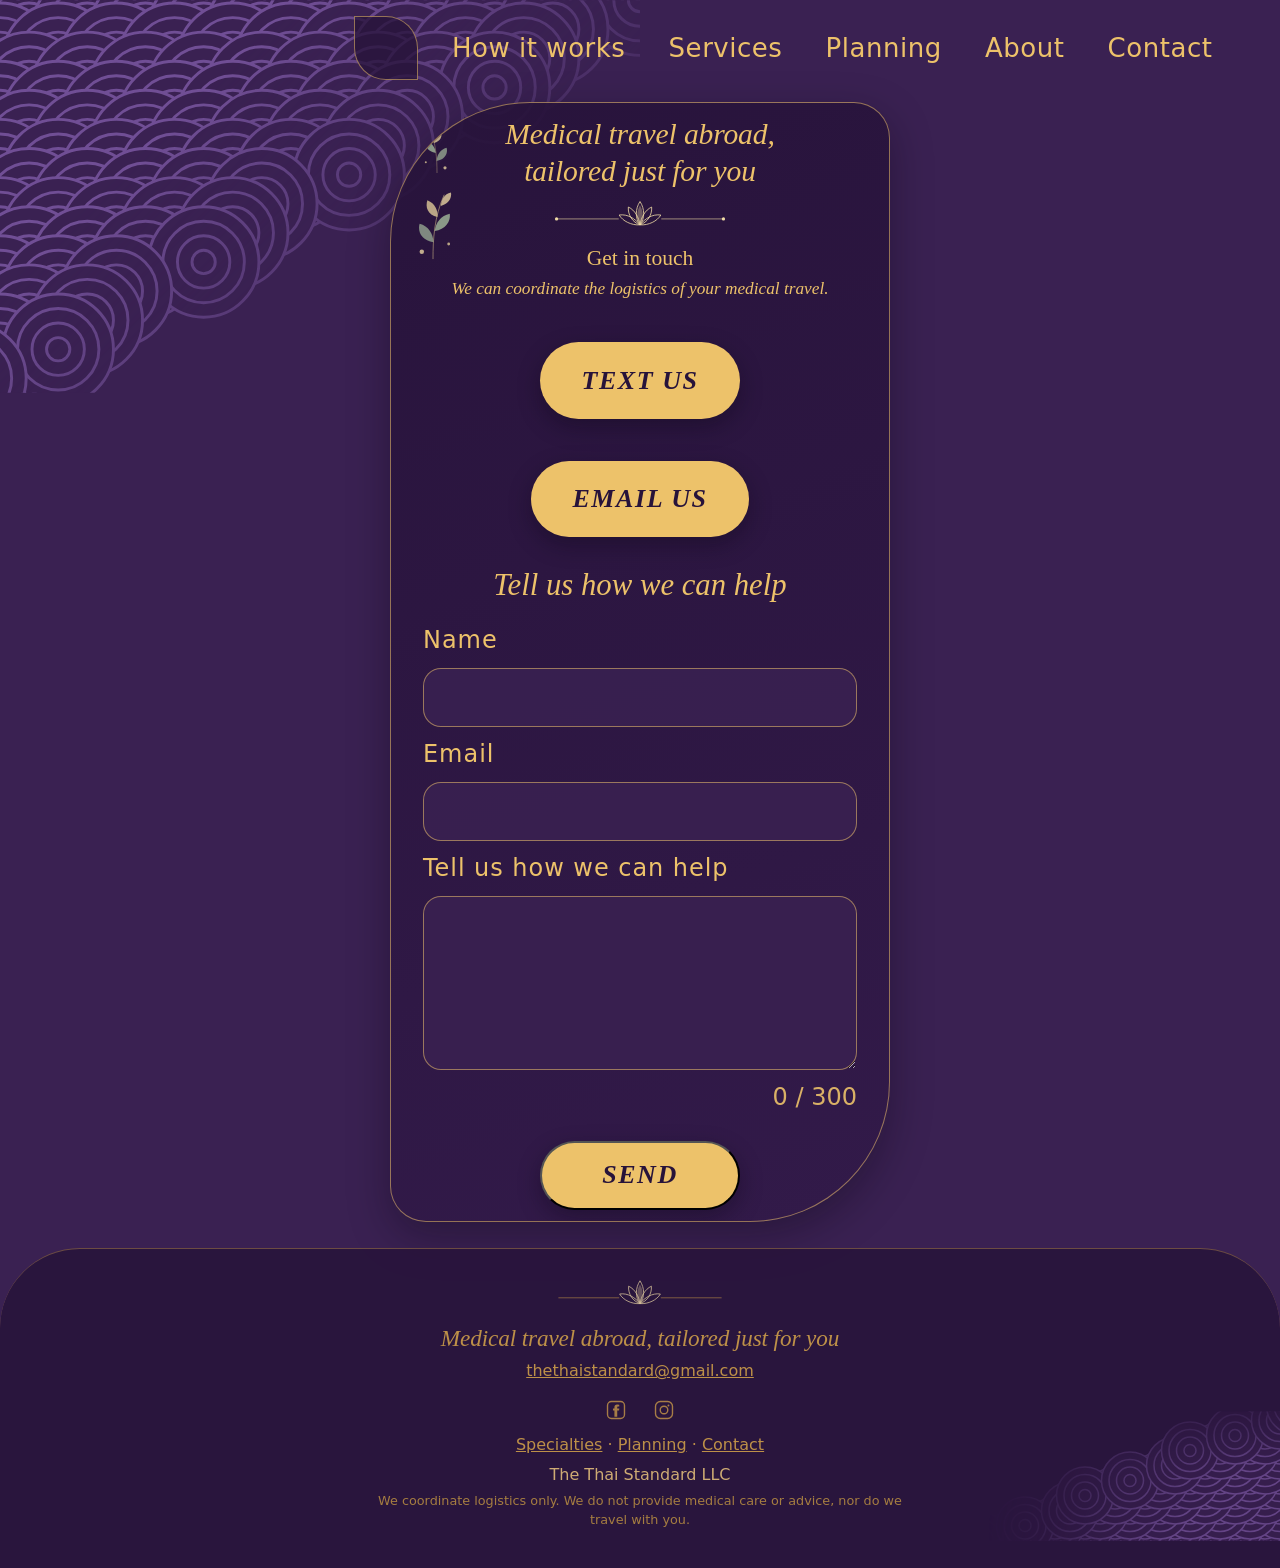
<file: contact.html>
<!DOCTYPE html>
<html lang="en">
<head>
<meta charset="utf-8">
<meta name="viewport" content="width=device-width, initial-scale=1">
<meta name="robots" content="index, follow">
<title>Contact | The Thai Standard</title>
<meta name="description" content="Contact The Thai Standard to start planning your medical travel abroad. Tell us how we can help and we will be in touch.">
<link rel="canonical" href="https://thethaistandard.com/contact.html">
<meta name="theme-color" content="#3A2152">
<link rel="icon" href="data:image/svg+xml,%3Csvg xmlns='http://www.w3.org/2000/svg' viewBox='0 0 24 24'%3E%3Cpath d='M12 21 L12 13' stroke='%23E3CC93' stroke-width='1.4'/%3E%3Cpath d='M12 14 C7 14 5 10 6 6 C10 7 12 10 12 14Z' fill='%23A9C2A0'/%3E%3Cpath d='M12 12 C16.5 12 19 8.5 18 4.5 C14 5.5 12 8 12 12Z' fill='%23F0DCA6'/%3E%3C/svg%3E">
<link rel="stylesheet" href="styles.css?v=1453">

<style id="contact-v2">
/* Contact card v2: scoped to this page only. */
.talk.contact-card .page-motto{
  font-family:var(--serif) !important;
  font-style:italic !important;
  text-transform:none !important;
  padding:0 3.75rem;
  margin:0 0 .25rem;
}
@media (max-width:760px){
  .talk.contact-card .page-motto{padding:0 1.1rem;margin:0 0 .15rem}
}
.talk.contact-card .calm-leaves.lotus-div.lotus-top{
  margin:.2rem auto .7rem;
  max-width:180px;
}
@media (max-width:760px){
  .talk.contact-card .calm-leaves.lotus-div.lotus-top{margin:.15rem auto .55rem;max-width:160px}
}
.talk.contact-card h2{
  font-size:1.35rem;
  font-weight:500;
  line-height:1.25;
  margin:0 0 .2rem;
}
@media (max-width:760px){
  .talk.contact-card h2{font-size:1.2rem;margin:0 0 .15rem}
}
.talk.contact-card .contact-intro{
  font-family:var(--serif);
  font-style:italic;
  font-weight:400;
  font-size:1.08rem;
  line-height:1.45;
  margin:0 0 1rem;
}
@media (max-width:560px){
  .talk.contact-card .contact-intro{font-size:min(1.08rem,3.7vw)}
}
.talk.contact-card .contact-sub{
  font-size:clamp(1.55rem,2.4vw,1.95rem);
  line-height:1.3;
  text-wrap:balance;
  margin:.45rem 0 .95rem;
}
@media (min-width:761px){
  .talk.contact-card .talk-twig.tw1{width:52px;height:68px;left:10px;top:78px}
  .talk.contact-card .talk-twig.tw2{width:36px;height:48px;left:22px;top:18px}
}
@media (min-width:1000px){
  .talk.contact-card .talk-twig.tw1{width:56px;height:73px;left:14px;top:86px}
  .talk.contact-card .talk-twig.tw2{width:40px;height:52px;left:26px;top:20px}
}
</style>
</head>
<body>
<!-- Reusable botanical drawings -->
<svg width="0" height="0" style="position:absolute" aria-hidden="true" focusable="false">
  <defs>
    <symbol id="sprig" viewBox="0 0 100 130">
      <path d="M50 125 C50 90 52 50 70 10" stroke="#E3CC93" stroke-width="1.2" fill="none" opacity=".85"/>
      <path d="M51 95 C30 92 22 76 26 62 C42 66 50 80 51 95Z" fill="#A9C2A0" opacity=".75"/>
      <path d="M53 75 C72 72 82 58 80 44 C64 47 55 60 53 75Z" fill="#A9C2A0" opacity=".85"/>
      <path d="M58 50 C40 46 36 32 40 20 C54 26 59 38 58 50Z" fill="#E8D29C" opacity=".85"/>
      <path d="M64 30 C78 26 84 16 82 6 C70 9 65 18 64 30Z" fill="#F0DCA6" opacity=".85"/>
      <circle cx="30" cy="112" r="4" fill="#F0DCA6" opacity=".85"/><circle cx="78" cy="98" r="2.5" fill="#E8D29C" opacity=".85"/>
    </symbol>
    <symbol id="blossom" viewBox="0 0 40 40">
      <g fill="#E9BFD3" opacity=".9">
        <ellipse cx="20" cy="10" rx="6" ry="9"/>
        <ellipse cx="20" cy="10" rx="6" ry="9" transform="rotate(72 20 20)"/>
        <ellipse cx="20" cy="10" rx="6" ry="9" transform="rotate(144 20 20)"/>
        <ellipse cx="20" cy="10" rx="6" ry="9" transform="rotate(216 20 20)"/>
        <ellipse cx="20" cy="10" rx="6" ry="9" transform="rotate(288 20 20)"/>
      </g>
      <circle cx="20" cy="20" r="3.6" fill="#F0DCA6"/>
    </symbol>
    <symbol id="branch" viewBox="0 0 160 120">
      <path d="M4 112 C40 96 78 70 152 14" stroke="#E3CC93" stroke-width="1.2" fill="none" opacity=".85"/>
      <path d="M40 92 C34 74 42 60 56 56 C58 72 52 86 40 92Z" fill="#A9C2A0" opacity=".7"/>
      <path d="M62 78 C78 84 92 78 98 66 C84 62 70 66 62 78Z" fill="#A9C2A0" opacity=".85"/>
      <path d="M88 56 C84 38 92 26 104 22 C106 38 100 50 88 56Z" fill="#E8D29C" opacity=".85"/>
      <path d="M112 40 C126 44 138 38 142 28 C130 24 118 28 112 40Z" fill="#F0DCA6" opacity=".85"/>
      <circle cx="22" cy="96" r="3" fill="#F0DCA6" opacity=".85"/>
    </symbol>
    <symbol id="sprig-gold" viewBox="0 0 100 130">
      <path d="M50 125 C50 90 52 50 70 10" stroke="#F0DCA6" stroke-width="1.4" fill="none" opacity=".9"/>
      <path d="M51 95 C30 92 22 76 26 62 C42 66 50 80 51 95Z" fill="#E8D29C" opacity=".85"/>
      <path d="M53 75 C72 72 82 58 80 44 C64 47 55 60 53 75Z" fill="#A9C2A0" opacity=".75"/>
      <path d="M58 50 C40 46 36 32 40 20 C54 26 59 38 58 50Z" fill="#E8D29C" opacity=".6"/>
      <path d="M64 30 C78 26 84 16 82 6 C70 9 65 18 64 30Z" fill="#F3E3B5" opacity=".9"/>
      <circle cx="30" cy="112" r="4" fill="#F3E3B5" opacity=".7"/><circle cx="78" cy="98" r="2.5" fill="#F3E3B5" opacity=".6"/>
    </symbol>
    <symbol id="seigaiha" viewBox="0 0 240 160">
      <g fill="none" stroke="#7E5AA6" stroke-width="2">
        <g id="sw"><circle cx="0" cy="0" r="38"/><circle cx="0" cy="0" r="28"/><circle cx="0" cy="0" r="18"/><circle cx="0" cy="0" r="8"/></g>
      </g>
    </symbol>
    <symbol id="lotus" viewBox="0 0 80 50">
      <g fill="none" stroke="#F0DCA6" stroke-width="1.3" stroke-linejoin="round">
        <path d="M40 44 C32 34 32 18 40 6 C48 18 48 34 40 44Z"/>
        <path d="M40 44 C28 40 20 28 21 15 C32 20 38 32 40 44Z"/>
        <path d="M40 44 C52 40 60 28 59 15 C48 20 42 32 40 44Z"/>
        <path d="M40 44 C26 45 12 38 6 28 C20 26 32 34 40 44Z"/>
        <path d="M40 44 C54 45 68 38 74 28 C60 26 48 34 40 44Z"/>
      </g>
      <path d="M40 44 C34 36 34 22 40 12 C46 22 46 36 40 44Z" fill="#F0DCA6" opacity=".35"/>
    </symbol>
    <symbol id="plum-branch" viewBox="0 0 220 140">
      <path d="M2 130 C50 118 80 96 110 80 C140 64 170 40 216 18" stroke="#8C68B4" stroke-width="3" fill="none" stroke-linecap="round"/>
      <path d="M110 80 C116 60 128 48 146 40" stroke="#8C68B4" stroke-width="2" fill="none" stroke-linecap="round"/>
      <path d="M60 110 C62 96 70 88 82 84" stroke="#8C68B4" stroke-width="1.6" fill="none" stroke-linecap="round"/>
      <g fill="#E9BFD3" opacity=".75">
        <g transform="translate(146 40)"><circle cx="0" cy="-6" r="5"/><circle cx="5.7" cy="-1.9" r="5"/><circle cx="3.5" cy="4.9" r="5"/><circle cx="-3.5" cy="4.9" r="5"/><circle cx="-5.7" cy="-1.9" r="5"/></g>
        <g transform="translate(82 84) scale(.8)"><circle cx="0" cy="-6" r="5"/><circle cx="5.7" cy="-1.9" r="5"/><circle cx="3.5" cy="4.9" r="5"/><circle cx="-3.5" cy="4.9" r="5"/><circle cx="-5.7" cy="-1.9" r="5"/></g>
        <g transform="translate(190 30) scale(.7)"><circle cx="0" cy="-6" r="5"/><circle cx="5.7" cy="-1.9" r="5"/><circle cx="3.5" cy="4.9" r="5"/><circle cx="-3.5" cy="4.9" r="5"/><circle cx="-5.7" cy="-1.9" r="5"/></g>
      </g>
      <g fill="#F0DCA6"><circle cx="146" cy="40" r="2.2"/><circle cx="82" cy="84" r="1.8"/><circle cx="190" cy="30" r="1.6"/><circle cx="120" cy="72" r="2.4" opacity=".7"/><circle cx="166" cy="50" r="2" opacity=".6"/></g>
    </symbol>
    <symbol id="asanoha" viewBox="0 0 100 100">
      <g fill="none" stroke="#7E5AA6" stroke-width="1.4">
        <polygon points="50,4 90,27 90,73 50,96 10,73 10,27"/>
        <path d="M50 50 L50 4 M50 50 L90 27 M50 50 L90 73 M50 50 L50 96 M50 50 L10 73 M50 50 L10 27"/>
        <path d="M50 50 L30 15.5 M50 50 L70 15.5 M50 50 L90 50 M50 50 L70 84.5 M50 50 L30 84.5 M50 50 L10 50"/>
      </g>
    </symbol>
    <symbol id="lilac-branch" viewBox="0 0 200 60">
      <path d="M4 34 C30 22 52 44 80 32 C108 20 128 40 156 28 C170 22 184 24 196 28" stroke="#B79AD8" stroke-width="2.2" fill="none" stroke-linecap="round"/>
      <path d="M62 38 C66 48 74 52 84 52" stroke="#B79AD8" stroke-width="1.4" fill="none" stroke-linecap="round"/>
      <path d="M118 28 C120 18 128 12 138 10" stroke="#B79AD8" stroke-width="1.4" fill="none" stroke-linecap="round"/>
      <g fill="#A9C2A0"><path d="M30 28 C26 18 32 10 40 8 C42 18 38 26 30 28Z"/><path d="M100 26 C108 34 118 34 124 30 C118 22 108 20 100 26Z"/><path d="M168 24 C164 14 170 8 178 6 C180 14 176 22 168 24Z"/></g>
      <g fill="#D4BCEB"><g transform="translate(84 52) scale(0.9)"><circle cx="0" cy="-5" r="4.2"/><circle cx="4.8" cy="-1.6" r="4.2"/><circle cx="3" cy="4.1" r="4.2"/><circle cx="-3" cy="4.1" r="4.2"/><circle cx="-4.8" cy="-1.6" r="4.2"/></g><g transform="translate(138 10) scale(0.9)"><circle cx="0" cy="-5" r="4.2"/><circle cx="4.8" cy="-1.6" r="4.2"/><circle cx="3" cy="4.1" r="4.2"/><circle cx="-3" cy="4.1" r="4.2"/><circle cx="-4.8" cy="-1.6" r="4.2"/></g><g transform="translate(50 38) scale(0.7)"><circle cx="0" cy="-5" r="4.2"/><circle cx="4.8" cy="-1.6" r="4.2"/><circle cx="3" cy="4.1" r="4.2"/><circle cx="-3" cy="4.1" r="4.2"/><circle cx="-4.8" cy="-1.6" r="4.2"/></g><g transform="translate(196 28) scale(0.75)"><circle cx="0" cy="-5" r="4.2"/><circle cx="4.8" cy="-1.6" r="4.2"/><circle cx="3" cy="4.1" r="4.2"/><circle cx="-3" cy="4.1" r="4.2"/><circle cx="-4.8" cy="-1.6" r="4.2"/></g></g>
      <g fill="#F0DCA6"><circle cx="84" cy="52" r="1.6"/><circle cx="138" cy="10" r="1.6"/><circle cx="50" cy="38" r="1.2"/><circle cx="196" cy="28" r="1.3"/></g>
    </symbol>
  </defs>
</svg>

<div class="page">
  <svg class="seig seig-corner-tl" viewBox="0 0 440 270" aria-hidden="true"><defs><clipPath id="cp-tl"><rect width="440" height="270"/></clipPath></defs><g clip-path="url(#cp-tl)" fill="none" stroke="#7E5AA6" stroke-width="2"><g transform="translate(-20,-20)"><circle r="38" fill="#3A2152"/><circle r="28"/><circle r="18"/><circle r="8"/></g><g transform="translate(20,-20)"><circle r="38" fill="#3A2152"/><circle r="28"/><circle r="18"/><circle r="8"/></g><g transform="translate(60,-20)"><circle r="38" fill="#3A2152"/><circle r="28"/><circle r="18"/><circle r="8"/></g><g transform="translate(100,-20)"><circle r="38" fill="#3A2152"/><circle r="28"/><circle r="18"/><circle r="8"/></g><g transform="translate(140,-20)"><circle r="38" fill="#3A2152"/><circle r="28"/><circle r="18"/><circle r="8"/></g><g transform="translate(180,-20)"><circle r="38" fill="#3A2152"/><circle r="28"/><circle r="18"/><circle r="8"/></g><g transform="translate(220,-20)"><circle r="38" fill="#3A2152"/><circle r="28"/><circle r="18"/><circle r="8"/></g><g transform="translate(260,-20)"><circle r="38" fill="#3A2152"/><circle r="28"/><circle r="18"/><circle r="8"/></g><g transform="translate(300,-20)"><circle r="38" fill="#3A2152"/><circle r="28"/><circle r="18"/><circle r="8"/></g><g transform="translate(340,-20)"><circle r="38" fill="#3A2152"/><circle r="28"/><circle r="18"/><circle r="8"/></g><g transform="translate(380,-20)"><circle r="38" fill="#3A2152"/><circle r="28"/><circle r="18"/><circle r="8"/></g><g transform="translate(420,-20)"><circle r="38" fill="#3A2152"/><circle r="28"/><circle r="18"/><circle r="8"/></g><g transform="translate(460,-20)"><circle r="38" fill="#3A2152"/><circle r="28"/><circle r="18"/><circle r="8"/></g><g transform="translate(-40,0)"><circle r="38" fill="#3A2152"/><circle r="28"/><circle r="18"/><circle r="8"/></g><g transform="translate(0,0)"><circle r="38" fill="#3A2152"/><circle r="28"/><circle r="18"/><circle r="8"/></g><g transform="translate(40,0)"><circle r="38" fill="#3A2152"/><circle r="28"/><circle r="18"/><circle r="8"/></g><g transform="translate(80,0)"><circle r="38" fill="#3A2152"/><circle r="28"/><circle r="18"/><circle r="8"/></g><g transform="translate(120,0)"><circle r="38" fill="#3A2152"/><circle r="28"/><circle r="18"/><circle r="8"/></g><g transform="translate(160,0)"><circle r="38" fill="#3A2152"/><circle r="28"/><circle r="18"/><circle r="8"/></g><g transform="translate(200,0)"><circle r="38" fill="#3A2152"/><circle r="28"/><circle r="18"/><circle r="8"/></g><g transform="translate(240,0)"><circle r="38" fill="#3A2152"/><circle r="28"/><circle r="18"/><circle r="8"/></g><g transform="translate(280,0)"><circle r="38" fill="#3A2152"/><circle r="28"/><circle r="18"/><circle r="8"/></g><g transform="translate(320,0)"><circle r="38" fill="#3A2152"/><circle r="28"/><circle r="18"/><circle r="8"/></g><g transform="translate(360,0)"><circle r="38" fill="#3A2152"/><circle r="28"/><circle r="18"/><circle r="8"/></g><g transform="translate(400,0)"><circle r="38" fill="#3A2152"/><circle r="28"/><circle r="18"/><circle r="8"/></g><g transform="translate(440,0)"><circle r="38" fill="#3A2152"/><circle r="28"/><circle r="18"/><circle r="8"/></g><g transform="translate(-20,20)"><circle r="38" fill="#3A2152"/><circle r="28"/><circle r="18"/><circle r="8"/></g><g transform="translate(20,20)"><circle r="38" fill="#3A2152"/><circle r="28"/><circle r="18"/><circle r="8"/></g><g transform="translate(60,20)"><circle r="38" fill="#3A2152"/><circle r="28"/><circle r="18"/><circle r="8"/></g><g transform="translate(100,20)"><circle r="38" fill="#3A2152"/><circle r="28"/><circle r="18"/><circle r="8"/></g><g transform="translate(140,20)"><circle r="38" fill="#3A2152"/><circle r="28"/><circle r="18"/><circle r="8"/></g><g transform="translate(180,20)"><circle r="38" fill="#3A2152"/><circle r="28"/><circle r="18"/><circle r="8"/></g><g transform="translate(220,20)"><circle r="38" fill="#3A2152"/><circle r="28"/><circle r="18"/><circle r="8"/></g><g transform="translate(260,20)"><circle r="38" fill="#3A2152"/><circle r="28"/><circle r="18"/><circle r="8"/></g><g transform="translate(300,20)"><circle r="38" fill="#3A2152"/><circle r="28"/><circle r="18"/><circle r="8"/></g><g transform="translate(340,20)"><circle r="38" fill="#3A2152"/><circle r="28"/><circle r="18"/><circle r="8"/></g><g transform="translate(380,20)"><circle r="38" fill="#3A2152"/><circle r="28"/><circle r="18"/><circle r="8"/></g><g transform="translate(-40,40)"><circle r="38" fill="#3A2152"/><circle r="28"/><circle r="18"/><circle r="8"/></g><g transform="translate(0,40)"><circle r="38" fill="#3A2152"/><circle r="28"/><circle r="18"/><circle r="8"/></g><g transform="translate(40,40)"><circle r="38" fill="#3A2152"/><circle r="28"/><circle r="18"/><circle r="8"/></g><g transform="translate(80,40)"><circle r="38" fill="#3A2152"/><circle r="28"/><circle r="18"/><circle r="8"/></g><g transform="translate(120,40)"><circle r="38" fill="#3A2152"/><circle r="28"/><circle r="18"/><circle r="8"/></g><g transform="translate(160,40)"><circle r="38" fill="#3A2152"/><circle r="28"/><circle r="18"/><circle r="8"/></g><g transform="translate(200,40)"><circle r="38" fill="#3A2152"/><circle r="28"/><circle r="18"/><circle r="8"/></g><g transform="translate(240,40)"><circle r="38" fill="#3A2152"/><circle r="28"/><circle r="18"/><circle r="8"/></g><g transform="translate(280,40)"><circle r="38" fill="#3A2152"/><circle r="28"/><circle r="18"/><circle r="8"/></g><g transform="translate(320,40)"><circle r="38" fill="#3A2152"/><circle r="28"/><circle r="18"/><circle r="8"/></g><g transform="translate(360,40)"><circle r="38" fill="#3A2152"/><circle r="28"/><circle r="18"/><circle r="8"/></g><g transform="translate(-20,60)"><circle r="38" fill="#3A2152"/><circle r="28"/><circle r="18"/><circle r="8"/></g><g transform="translate(20,60)"><circle r="38" fill="#3A2152"/><circle r="28"/><circle r="18"/><circle r="8"/></g><g transform="translate(60,60)"><circle r="38" fill="#3A2152"/><circle r="28"/><circle r="18"/><circle r="8"/></g><g transform="translate(100,60)"><circle r="38" fill="#3A2152"/><circle r="28"/><circle r="18"/><circle r="8"/></g><g transform="translate(140,60)"><circle r="38" fill="#3A2152"/><circle r="28"/><circle r="18"/><circle r="8"/></g><g transform="translate(180,60)"><circle r="38" fill="#3A2152"/><circle r="28"/><circle r="18"/><circle r="8"/></g><g transform="translate(220,60)"><circle r="38" fill="#3A2152"/><circle r="28"/><circle r="18"/><circle r="8"/></g><g transform="translate(260,60)"><circle r="38" fill="#3A2152"/><circle r="28"/><circle r="18"/><circle r="8"/></g><g transform="translate(300,60)"><circle r="38" fill="#3A2152"/><circle r="28"/><circle r="18"/><circle r="8"/></g><g transform="translate(340,60)"><circle r="38" fill="#3A2152"/><circle r="28"/><circle r="18"/><circle r="8"/></g><g transform="translate(-40,80)"><circle r="38" fill="#3A2152"/><circle r="28"/><circle r="18"/><circle r="8"/></g><g transform="translate(0,80)"><circle r="38" fill="#3A2152"/><circle r="28"/><circle r="18"/><circle r="8"/></g><g transform="translate(40,80)"><circle r="38" fill="#3A2152"/><circle r="28"/><circle r="18"/><circle r="8"/></g><g transform="translate(80,80)"><circle r="38" fill="#3A2152"/><circle r="28"/><circle r="18"/><circle r="8"/></g><g transform="translate(120,80)"><circle r="38" fill="#3A2152"/><circle r="28"/><circle r="18"/><circle r="8"/></g><g transform="translate(160,80)"><circle r="38" fill="#3A2152"/><circle r="28"/><circle r="18"/><circle r="8"/></g><g transform="translate(200,80)"><circle r="38" fill="#3A2152"/><circle r="28"/><circle r="18"/><circle r="8"/></g><g transform="translate(240,80)"><circle r="38" fill="#3A2152"/><circle r="28"/><circle r="18"/><circle r="8"/></g><g transform="translate(280,80)"><circle r="38" fill="#3A2152"/><circle r="28"/><circle r="18"/><circle r="8"/></g><g transform="translate(-20,100)"><circle r="38" fill="#3A2152"/><circle r="28"/><circle r="18"/><circle r="8"/></g><g transform="translate(20,100)"><circle r="38" fill="#3A2152"/><circle r="28"/><circle r="18"/><circle r="8"/></g><g transform="translate(60,100)"><circle r="38" fill="#3A2152"/><circle r="28"/><circle r="18"/><circle r="8"/></g><g transform="translate(100,100)"><circle r="38" fill="#3A2152"/><circle r="28"/><circle r="18"/><circle r="8"/></g><g transform="translate(140,100)"><circle r="38" fill="#3A2152"/><circle r="28"/><circle r="18"/><circle r="8"/></g><g transform="translate(180,100)"><circle r="38" fill="#3A2152"/><circle r="28"/><circle r="18"/><circle r="8"/></g><g transform="translate(220,100)"><circle r="38" fill="#3A2152"/><circle r="28"/><circle r="18"/><circle r="8"/></g><g transform="translate(260,100)"><circle r="38" fill="#3A2152"/><circle r="28"/><circle r="18"/><circle r="8"/></g><g transform="translate(-40,120)"><circle r="38" fill="#3A2152"/><circle r="28"/><circle r="18"/><circle r="8"/></g><g transform="translate(0,120)"><circle r="38" fill="#3A2152"/><circle r="28"/><circle r="18"/><circle r="8"/></g><g transform="translate(40,120)"><circle r="38" fill="#3A2152"/><circle r="28"/><circle r="18"/><circle r="8"/></g><g transform="translate(80,120)"><circle r="38" fill="#3A2152"/><circle r="28"/><circle r="18"/><circle r="8"/></g><g transform="translate(120,120)"><circle r="38" fill="#3A2152"/><circle r="28"/><circle r="18"/><circle r="8"/></g><g transform="translate(160,120)"><circle r="38" fill="#3A2152"/><circle r="28"/><circle r="18"/><circle r="8"/></g><g transform="translate(200,120)"><circle r="38" fill="#3A2152"/><circle r="28"/><circle r="18"/><circle r="8"/></g><g transform="translate(240,120)"><circle r="38" fill="#3A2152"/><circle r="28"/><circle r="18"/><circle r="8"/></g><g transform="translate(-20,140)"><circle r="38" fill="#3A2152"/><circle r="28"/><circle r="18"/><circle r="8"/></g><g transform="translate(20,140)"><circle r="38" fill="#3A2152"/><circle r="28"/><circle r="18"/><circle r="8"/></g><g transform="translate(60,140)"><circle r="38" fill="#3A2152"/><circle r="28"/><circle r="18"/><circle r="8"/></g><g transform="translate(100,140)"><circle r="38" fill="#3A2152"/><circle r="28"/><circle r="18"/><circle r="8"/></g><g transform="translate(140,140)"><circle r="38" fill="#3A2152"/><circle r="28"/><circle r="18"/><circle r="8"/></g><g transform="translate(180,140)"><circle r="38" fill="#3A2152"/><circle r="28"/><circle r="18"/><circle r="8"/></g><g transform="translate(-40,160)"><circle r="38" fill="#3A2152"/><circle r="28"/><circle r="18"/><circle r="8"/></g><g transform="translate(0,160)"><circle r="38" fill="#3A2152"/><circle r="28"/><circle r="18"/><circle r="8"/></g><g transform="translate(40,160)"><circle r="38" fill="#3A2152"/><circle r="28"/><circle r="18"/><circle r="8"/></g><g transform="translate(80,160)"><circle r="38" fill="#3A2152"/><circle r="28"/><circle r="18"/><circle r="8"/></g><g transform="translate(120,160)"><circle r="38" fill="#3A2152"/><circle r="28"/><circle r="18"/><circle r="8"/></g><g transform="translate(160,160)"><circle r="38" fill="#3A2152"/><circle r="28"/><circle r="18"/><circle r="8"/></g><g transform="translate(-20,180)"><circle r="38" fill="#3A2152"/><circle r="28"/><circle r="18"/><circle r="8"/></g><g transform="translate(20,180)"><circle r="38" fill="#3A2152"/><circle r="28"/><circle r="18"/><circle r="8"/></g><g transform="translate(60,180)"><circle r="38" fill="#3A2152"/><circle r="28"/><circle r="18"/><circle r="8"/></g><g transform="translate(100,180)"><circle r="38" fill="#3A2152"/><circle r="28"/><circle r="18"/><circle r="8"/></g><g transform="translate(140,180)"><circle r="38" fill="#3A2152"/><circle r="28"/><circle r="18"/><circle r="8"/></g><g transform="translate(-40,200)"><circle r="38" fill="#3A2152"/><circle r="28"/><circle r="18"/><circle r="8"/></g><g transform="translate(0,200)"><circle r="38" fill="#3A2152"/><circle r="28"/><circle r="18"/><circle r="8"/></g><g transform="translate(40,200)"><circle r="38" fill="#3A2152"/><circle r="28"/><circle r="18"/><circle r="8"/></g><g transform="translate(80,200)"><circle r="38" fill="#3A2152"/><circle r="28"/><circle r="18"/><circle r="8"/></g><g transform="translate(-20,220)"><circle r="38" fill="#3A2152"/><circle r="28"/><circle r="18"/><circle r="8"/></g><g transform="translate(20,220)"><circle r="38" fill="#3A2152"/><circle r="28"/><circle r="18"/><circle r="8"/></g><g transform="translate(60,220)"><circle r="38" fill="#3A2152"/><circle r="28"/><circle r="18"/><circle r="8"/></g><g transform="translate(-40,240)"><circle r="38" fill="#3A2152"/><circle r="28"/><circle r="18"/><circle r="8"/></g><g transform="translate(0,240)"><circle r="38" fill="#3A2152"/><circle r="28"/><circle r="18"/><circle r="8"/></g><g transform="translate(40,240)"><circle r="38" fill="#3A2152"/><circle r="28"/><circle r="18"/><circle r="8"/></g><g transform="translate(-20,260)"><circle r="38" fill="#3A2152"/><circle r="28"/><circle r="18"/><circle r="8"/></g><g transform="translate(-40,280)"><circle r="38" fill="#3A2152"/><circle r="28"/><circle r="18"/><circle r="8"/></g></g></svg>

  <header class="topbar">
    <div class="wrap topbar-in">
      <a class="mark" href="index.html" aria-label="Back to top">
      </a>
      <nav aria-label="Main">
        <ul>
          <li><a href="index.html#packages">How it works</a></li>
          <li><a href="index.html#services">Services</a></li>
          <li><a href="guides/medical-travel-checklist.html">Planning</a></li>
          <li><a href="index.html#about">About</a></li>
          <li><a href="#top">Contact</a></li>
        </ul>
      </nav>
    </div>
  </header>

  <main id="top">
    <section class="contact-sec">
      <div class="wrap">
        <div class="talk contact-card">
          <svg class="talk-twig tw1" viewBox="0 0 100 130" aria-hidden="true"><use href="#sprig"/></svg>
          <svg class="talk-twig tw2" viewBox="0 0 100 130" aria-hidden="true"><use href="#sprig"/></svg>
          <p class="page-motto">Medical travel abroad,<wbr> <span class="motto-end">tailored just for you</span></p>
          <svg class="calm-leaves lotus-div lotus-top" viewBox="0 0 220 40" aria-hidden="true"><path d="M8 26 H84 M136 26 H212" stroke="#F0DCA6" stroke-width=".9" opacity=".8"/><circle cx="8" cy="26" r="2" fill="#F0DCA6"/><circle cx="212" cy="26" r="2" fill="#F0DCA6"/><use href="#lotus" x="80" y="0" width="60" height="38"/></svg>
          <h2>Get in touch</h2>
          <p class="contact-intro">We can coordinate the logistics of your medical travel.</p>
          <div class="contact-actions">
            <a class="btn" href="sms:+19195788098">Text us</a>
            <a class="btn" href="mailto:thethaistandard@gmail.com">Email us</a>
          </div>
          <h3 class="contact-sub" id="form">Tell us how we can help</h3>
          <form class="need-form" action="https://api.web3forms.com/submit" method="POST">
            <input type="hidden" name="access_key" value="5a5c153d-86ea-4fd4-b0b1-55916dea43a4">
            <input type="hidden" name="subject" value="New message from The Thai Standard website">
            <input type="hidden" name="from_name" value="The Thai Standard website">
            <input type="checkbox" name="botcheck" style="display:none" tabindex="-1" autocomplete="off">
            <label for="nf-name">Name</label>
            <input id="nf-name" name="name" type="text" autocomplete="name" required>
            <label for="nf-email">Email</label>
            <input id="nf-email" name="email" type="email" autocomplete="email" required>
            <label for="nf-msg">Tell us how we can help</label>
            <textarea id="nf-msg" name="message" rows="4" maxlength="300" required oninput="document.getElementById('nf-count').textContent=this.value.length+' / 300'"></textarea>
            <span class="char-count" id="nf-count" aria-live="polite">0 / 300</span>
            <button class="btn" type="submit">Send</button>
          </form>
        </div>
      </div>
    </section>
  </main>

  <footer class="site-foot">
<svg class="seig seig-corner-br" viewBox="0 0 400 172" aria-hidden="true"><defs><clipPath id="cp-br"><rect width="400" height="172"/></clipPath></defs><g clip-path="url(#cp-br)" fill="none" stroke="#7E5AA6" stroke-width="2"><g transform="translate(-20,-20)"><circle r="38" fill="#3A2152"/><circle r="28"/><circle r="18"/><circle r="8"/></g><g transform="translate(20,-20)"><circle r="38" fill="#3A2152"/><circle r="28"/><circle r="18"/><circle r="8"/></g><g transform="translate(60,-20)"><circle r="38" fill="#3A2152"/><circle r="28"/><circle r="18"/><circle r="8"/></g><g transform="translate(100,-20)"><circle r="38" fill="#3A2152"/><circle r="28"/><circle r="18"/><circle r="8"/></g><g transform="translate(140,-20)"><circle r="38" fill="#3A2152"/><circle r="28"/><circle r="18"/><circle r="8"/></g><g transform="translate(180,-20)"><circle r="38" fill="#3A2152"/><circle r="28"/><circle r="18"/><circle r="8"/></g><g transform="translate(220,-20)"><circle r="38" fill="#3A2152"/><circle r="28"/><circle r="18"/><circle r="8"/></g><g transform="translate(260,-20)"><circle r="38" fill="#3A2152"/><circle r="28"/><circle r="18"/><circle r="8"/></g><g transform="translate(300,-20)"><circle r="38" fill="#3A2152"/><circle r="28"/><circle r="18"/><circle r="8"/></g><g transform="translate(340,-20)"><circle r="38" fill="#3A2152"/><circle r="28"/><circle r="18"/><circle r="8"/></g><g transform="translate(380,-20)"><circle r="38" fill="#3A2152"/><circle r="28"/><circle r="18"/><circle r="8"/></g><g transform="translate(420,-20)"><circle r="38" fill="#3A2152"/><circle r="28"/><circle r="18"/><circle r="8"/></g><g transform="translate(-40,0)"><circle r="38" fill="#3A2152"/><circle r="28"/><circle r="18"/><circle r="8"/></g><g transform="translate(0,0)"><circle r="38" fill="#3A2152"/><circle r="28"/><circle r="18"/><circle r="8"/></g><g transform="translate(40,0)"><circle r="38" fill="#3A2152"/><circle r="28"/><circle r="18"/><circle r="8"/></g><g transform="translate(80,0)"><circle r="38" fill="#3A2152"/><circle r="28"/><circle r="18"/><circle r="8"/></g><g transform="translate(120,0)"><circle r="38" fill="#3A2152"/><circle r="28"/><circle r="18"/><circle r="8"/></g><g transform="translate(160,0)"><circle r="38" fill="#3A2152"/><circle r="28"/><circle r="18"/><circle r="8"/></g><g transform="translate(200,0)"><circle r="38" fill="#3A2152"/><circle r="28"/><circle r="18"/><circle r="8"/></g><g transform="translate(240,0)"><circle r="38" fill="#3A2152"/><circle r="28"/><circle r="18"/><circle r="8"/></g><g transform="translate(280,0)"><circle r="38" fill="#3A2152"/><circle r="28"/><circle r="18"/><circle r="8"/></g><g transform="translate(320,0)"><circle r="38" fill="#3A2152"/><circle r="28"/><circle r="18"/><circle r="8"/></g><g transform="translate(360,0)"><circle r="38" fill="#3A2152"/><circle r="28"/><circle r="18"/><circle r="8"/></g><g transform="translate(400,0)"><circle r="38" fill="#3A2152"/><circle r="28"/><circle r="18"/><circle r="8"/></g><g transform="translate(-20,20)"><circle r="38" fill="#3A2152"/><circle r="28"/><circle r="18"/><circle r="8"/></g><g transform="translate(20,20)"><circle r="38" fill="#3A2152"/><circle r="28"/><circle r="18"/><circle r="8"/></g><g transform="translate(60,20)"><circle r="38" fill="#3A2152"/><circle r="28"/><circle r="18"/><circle r="8"/></g><g transform="translate(100,20)"><circle r="38" fill="#3A2152"/><circle r="28"/><circle r="18"/><circle r="8"/></g><g transform="translate(140,20)"><circle r="38" fill="#3A2152"/><circle r="28"/><circle r="18"/><circle r="8"/></g><g transform="translate(180,20)"><circle r="38" fill="#3A2152"/><circle r="28"/><circle r="18"/><circle r="8"/></g><g transform="translate(220,20)"><circle r="38" fill="#3A2152"/><circle r="28"/><circle r="18"/><circle r="8"/></g><g transform="translate(260,20)"><circle r="38" fill="#3A2152"/><circle r="28"/><circle r="18"/><circle r="8"/></g><g transform="translate(300,20)"><circle r="38" fill="#3A2152"/><circle r="28"/><circle r="18"/><circle r="8"/></g><g transform="translate(340,20)"><circle r="38" fill="#3A2152"/><circle r="28"/><circle r="18"/><circle r="8"/></g><g transform="translate(-40,40)"><circle r="38" fill="#3A2152"/><circle r="28"/><circle r="18"/><circle r="8"/></g><g transform="translate(0,40)"><circle r="38" fill="#3A2152"/><circle r="28"/><circle r="18"/><circle r="8"/></g><g transform="translate(40,40)"><circle r="38" fill="#3A2152"/><circle r="28"/><circle r="18"/><circle r="8"/></g><g transform="translate(80,40)"><circle r="38" fill="#3A2152"/><circle r="28"/><circle r="18"/><circle r="8"/></g><g transform="translate(120,40)"><circle r="38" fill="#3A2152"/><circle r="28"/><circle r="18"/><circle r="8"/></g><g transform="translate(160,40)"><circle r="38" fill="#3A2152"/><circle r="28"/><circle r="18"/><circle r="8"/></g><g transform="translate(200,40)"><circle r="38" fill="#3A2152"/><circle r="28"/><circle r="18"/><circle r="8"/></g><g transform="translate(240,40)"><circle r="38" fill="#3A2152"/><circle r="28"/><circle r="18"/><circle r="8"/></g><g transform="translate(280,40)"><circle r="38" fill="#3A2152"/><circle r="28"/><circle r="18"/><circle r="8"/></g><g transform="translate(-20,60)"><circle r="38" fill="#3A2152"/><circle r="28"/><circle r="18"/><circle r="8"/></g><g transform="translate(20,60)"><circle r="38" fill="#3A2152"/><circle r="28"/><circle r="18"/><circle r="8"/></g><g transform="translate(60,60)"><circle r="38" fill="#3A2152"/><circle r="28"/><circle r="18"/><circle r="8"/></g><g transform="translate(100,60)"><circle r="38" fill="#3A2152"/><circle r="28"/><circle r="18"/><circle r="8"/></g><g transform="translate(140,60)"><circle r="38" fill="#3A2152"/><circle r="28"/><circle r="18"/><circle r="8"/></g><g transform="translate(180,60)"><circle r="38" fill="#3A2152"/><circle r="28"/><circle r="18"/><circle r="8"/></g><g transform="translate(220,60)"><circle r="38" fill="#3A2152"/><circle r="28"/><circle r="18"/><circle r="8"/></g><g transform="translate(260,60)"><circle r="38" fill="#3A2152"/><circle r="28"/><circle r="18"/><circle r="8"/></g><g transform="translate(-40,80)"><circle r="38" fill="#3A2152"/><circle r="28"/><circle r="18"/><circle r="8"/></g><g transform="translate(0,80)"><circle r="38" fill="#3A2152"/><circle r="28"/><circle r="18"/><circle r="8"/></g><g transform="translate(40,80)"><circle r="38" fill="#3A2152"/><circle r="28"/><circle r="18"/><circle r="8"/></g><g transform="translate(80,80)"><circle r="38" fill="#3A2152"/><circle r="28"/><circle r="18"/><circle r="8"/></g><g transform="translate(120,80)"><circle r="38" fill="#3A2152"/><circle r="28"/><circle r="18"/><circle r="8"/></g><g transform="translate(160,80)"><circle r="38" fill="#3A2152"/><circle r="28"/><circle r="18"/><circle r="8"/></g><g transform="translate(200,80)"><circle r="38" fill="#3A2152"/><circle r="28"/><circle r="18"/><circle r="8"/></g><g transform="translate(-20,100)"><circle r="38" fill="#3A2152"/><circle r="28"/><circle r="18"/><circle r="8"/></g><g transform="translate(20,100)"><circle r="38" fill="#3A2152"/><circle r="28"/><circle r="18"/><circle r="8"/></g><g transform="translate(60,100)"><circle r="38" fill="#3A2152"/><circle r="28"/><circle r="18"/><circle r="8"/></g><g transform="translate(100,100)"><circle r="38" fill="#3A2152"/><circle r="28"/><circle r="18"/><circle r="8"/></g><g transform="translate(140,100)"><circle r="38" fill="#3A2152"/><circle r="28"/><circle r="18"/><circle r="8"/></g><g transform="translate(-40,120)"><circle r="38" fill="#3A2152"/><circle r="28"/><circle r="18"/><circle r="8"/></g><g transform="translate(0,120)"><circle r="38" fill="#3A2152"/><circle r="28"/><circle r="18"/><circle r="8"/></g><g transform="translate(40,120)"><circle r="38" fill="#3A2152"/><circle r="28"/><circle r="18"/><circle r="8"/></g><g transform="translate(80,120)"><circle r="38" fill="#3A2152"/><circle r="28"/><circle r="18"/><circle r="8"/></g><g transform="translate(120,120)"><circle r="38" fill="#3A2152"/><circle r="28"/><circle r="18"/><circle r="8"/></g><g transform="translate(-20,140)"><circle r="38" fill="#3A2152"/><circle r="28"/><circle r="18"/><circle r="8"/></g><g transform="translate(20,140)"><circle r="38" fill="#3A2152"/><circle r="28"/><circle r="18"/><circle r="8"/></g><g transform="translate(60,140)"><circle r="38" fill="#3A2152"/><circle r="28"/><circle r="18"/><circle r="8"/></g><g transform="translate(-40,160)"><circle r="38" fill="#3A2152"/><circle r="28"/><circle r="18"/><circle r="8"/></g><g transform="translate(0,160)"><circle r="38" fill="#3A2152"/><circle r="28"/><circle r="18"/><circle r="8"/></g><g transform="translate(-20,180)"><circle r="38" fill="#3A2152"/><circle r="28"/><circle r="18"/><circle r="8"/></g></g></svg>

<div class="wrap">
<svg class="foot-leaves lotus-div" viewBox="0 0 220 40" aria-hidden="true"><path d="M8 26 H84 M136 26 H212" stroke="#D4A447" stroke-width=".9" opacity=".8"/><use href="#lotus" x="80" y="0" width="60" height="38"/></svg>
<p class="page-motto">Medical travel abroad,<wbr> <em>tailored just for you</em></p>
<p class="g-email"><a href="mailto:thethaistandard@gmail.com">thethaistandard@gmail.com</a></p>
<p class="g-social">
<a class="g-social-link" href="https://www.facebook.com/profile.php?id=61596089040519" target="_blank" rel="noopener" aria-label="The Thai Standard on Facebook"><svg viewBox="0 0 24 24" aria-hidden="true" focusable="false"><rect x="2.75" y="2.75" width="18.5" height="18.5" rx="4.25" fill="none" stroke="currentColor" stroke-width="1.5"/><path d="M13.35 19.25v-6.7h1.95l.3-2.1h-2.25V9.15c0-.6.16-1.02.98-1.02h1.22V6.22A14.6 14.6 0 0 0 13.18 6c-1.72 0-2.9 1.05-2.9 2.98v1.47H8.7v2.1h1.58v6.7h3.07z" fill="currentColor" stroke="none"/></svg></a>
<a class="g-social-link" href="https://www.instagram.com/thethaistandard/" target="_blank" rel="noopener" aria-label="The Thai Standard on Instagram"><svg viewBox="0 0 24 24" aria-hidden="true" focusable="false" fill="none" stroke="currentColor" stroke-width="1.5" stroke-linecap="round" stroke-linejoin="round"><rect x="2.75" y="2.75" width="18.5" height="18.5" rx="5.25"/><circle cx="12" cy="12" r="4.15"/><circle cx="16.85" cy="7.15" r="1.05" fill="currentColor" stroke="none"/></svg></a>
</p>
<p class="g-foot-links"><a href="specialties.html">Specialties</a> · <a href="guides/medical-travel-checklist.html">Planning</a> · <a href="contact.html">Contact</a></p>
<p class="g-llc">The Thai Standard LLC</p>
<p class="g-foot-legal">We coordinate logistics only. We do not provide medical care or advice, nor do we travel with you.</p>
</div>
</footer>

</div>
</body>
</html>
</file>
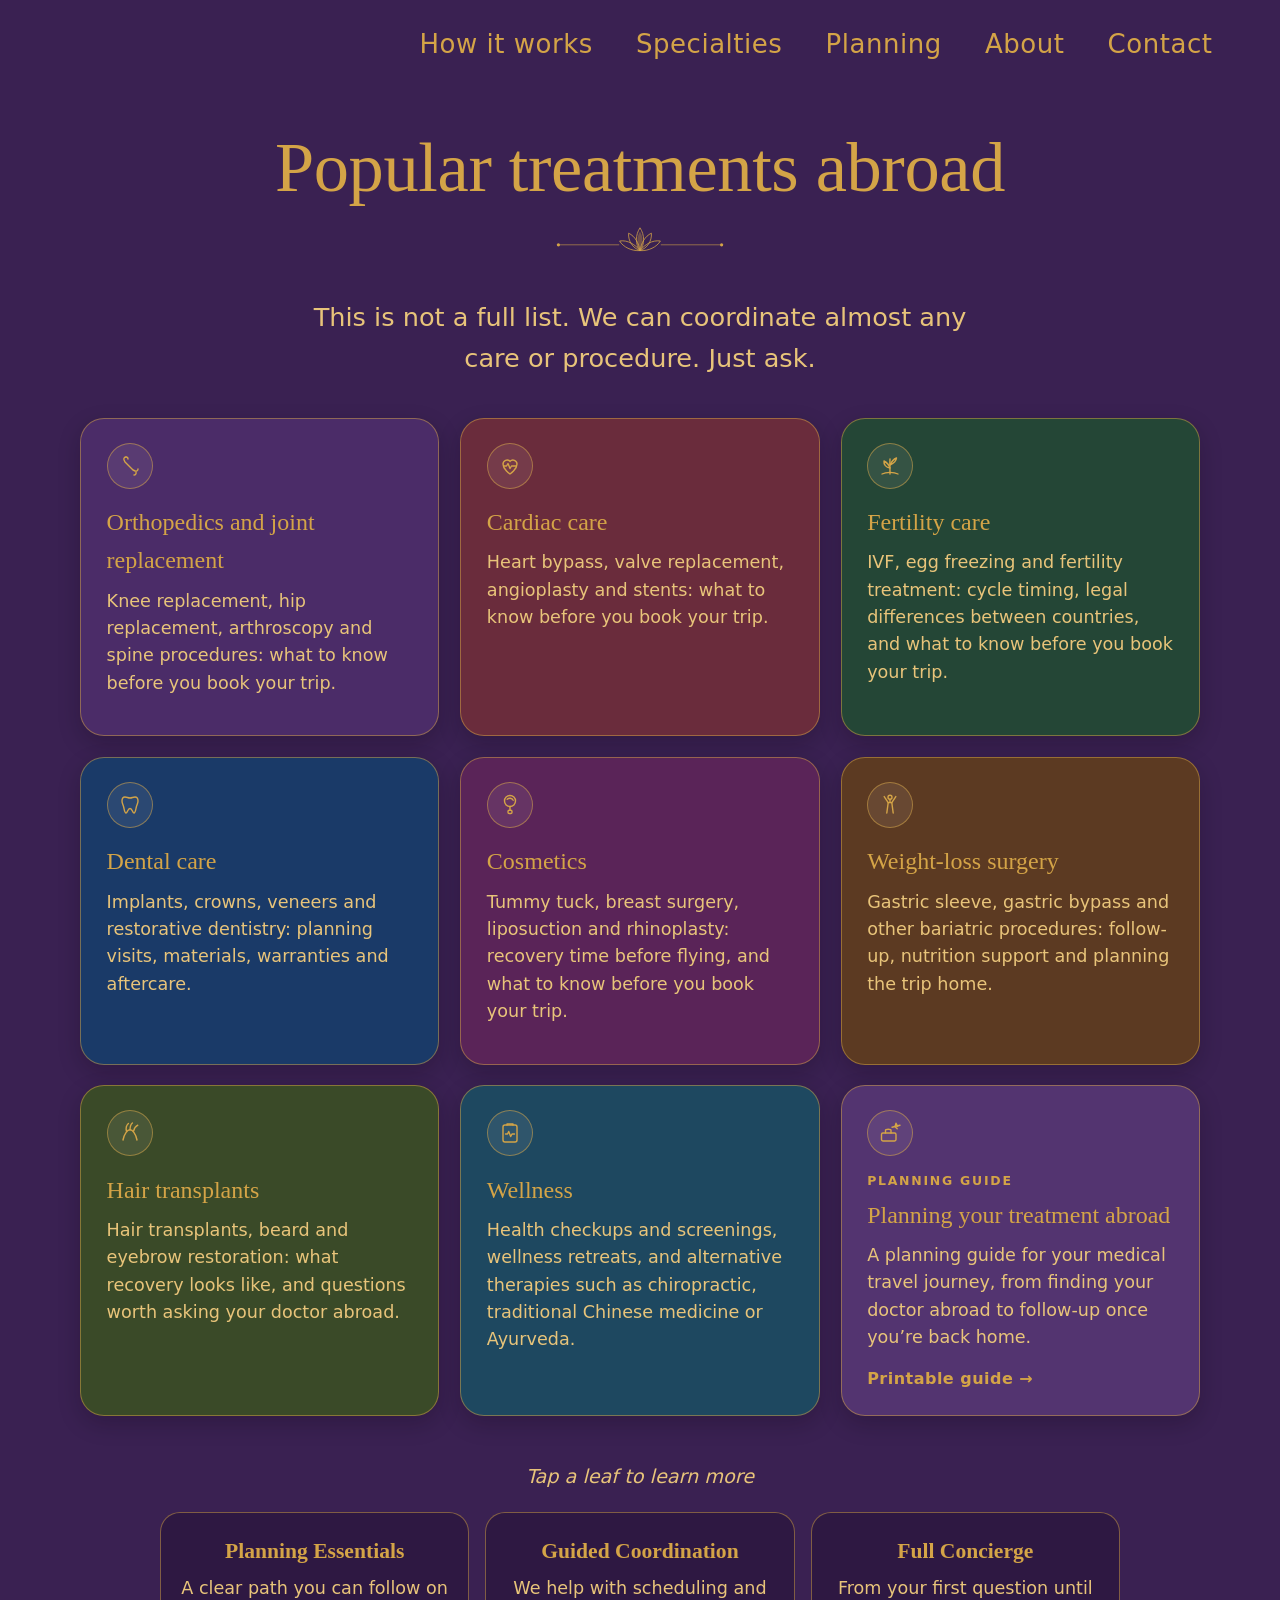
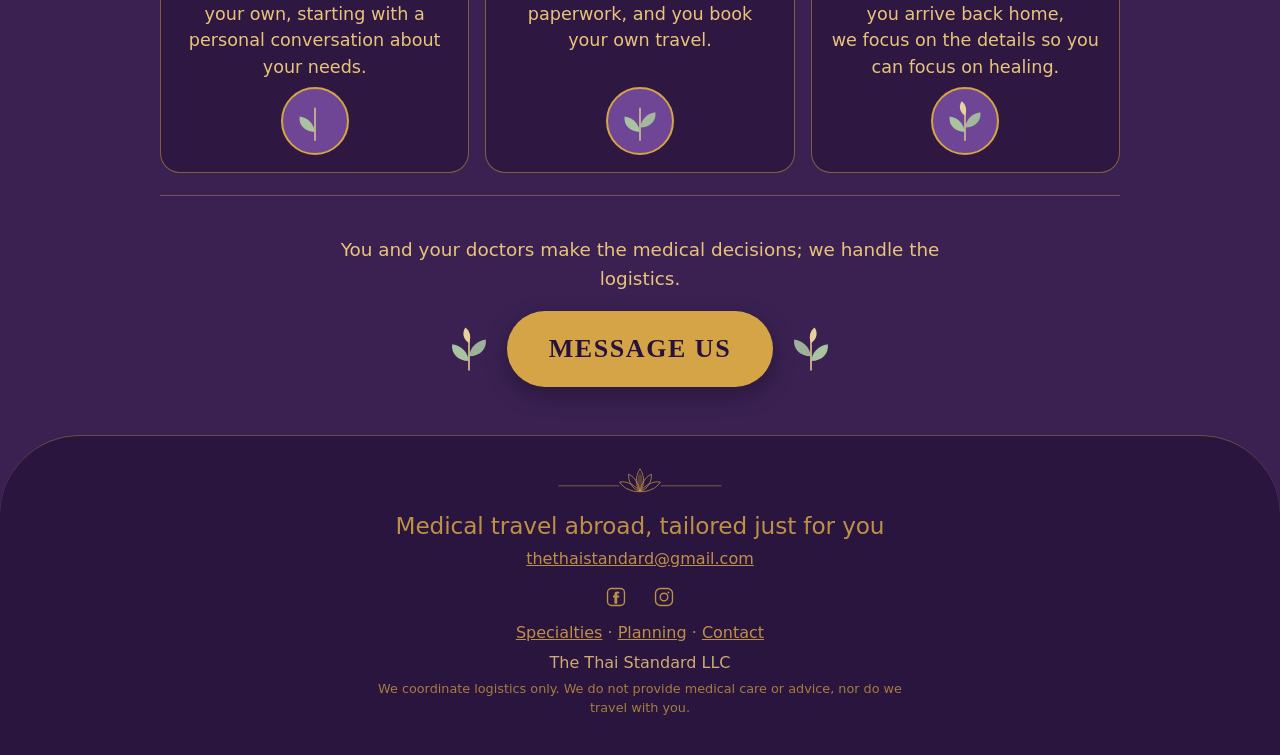
<file: specialties.html>
<!DOCTYPE html>
<html lang="en">
<head>
<meta charset="utf-8">
<meta name="viewport" content="width=device-width, initial-scale=1">
<meta name="robots" content="index, follow">
<title>Popular treatments abroad | The Thai Standard LLC</title>
<meta name="description" content="Popular treatments abroad, including orthopedic, cardiac, fertility, dental, cosmetic, weight-loss, hair or wellness care. This is not a full list. We can coordinate almost any care or procedure. Just ask.">
<link rel="canonical" href="https://thethaistandard.com/specialties.html">
<meta property="og:site_name" content="The Thai Standard LLC">
<meta property="og:title" content="Popular treatments abroad | The Thai Standard LLC">
<meta property="og:description" content="Popular treatments abroad, including orthopedic, cardiac, fertility, dental, cosmetic, weight-loss, hair or wellness care. This is not a full list. We can coordinate almost any care or procedure. Just ask.">
<meta property="og:image" content="https://thethaistandard.com/assets/og-share.jpg">
<meta name="theme-color" content="#3A2152">
<link rel="icon" href="data:image/svg+xml,%3Csvg xmlns='http://www.w3.org/2000/svg' viewBox='0 0 24 24'%3E%3Cpath d='M12 21 L12 13' stroke='%23D4A447' stroke-width='1.4'/%3E%3Cpath d='M12 14 C7 14 5 10 6 6 C10 7 12 10 12 14Z' fill='%23A9C2A0'/%3E%3Cpath d='M12 12 C16.5 12 19 8.5 18 4.5 C14 5.5 12 8 12 12Z' fill='%23E8C47A'/%3E%3C/svg%3E">
<link rel="stylesheet" href="styles.css?v=1453">
<link rel="stylesheet" href="guides.css?v=13">
<link rel="stylesheet" href="layers.css?v=7">
</head>
<body>
<svg width="0" height="0" style="position:absolute" aria-hidden="true" focusable="false">
  <defs>
    <symbol id="sprig" viewBox="0 0 100 130">
      <path d="M50 125 C50 90 52 50 70 10" stroke="#D4A447" stroke-width="1.2" fill="none" opacity=".85"/>
      <path d="M51 95 C30 92 22 76 26 62 C42 66 50 80 51 95Z" fill="#A9C2A0" opacity=".75"/>
      <path d="M53 75 C72 72 82 58 80 44 C64 47 55 60 53 75Z" fill="#A9C2A0" opacity=".85"/>
      <path d="M58 50 C40 46 36 32 40 20 C54 26 59 38 58 50Z" fill="#E8C47A" opacity=".85"/>
      <path d="M64 30 C78 26 84 16 82 6 C70 9 65 18 64 30Z" fill="#D4A447" opacity=".85"/>
      <circle cx="30" cy="112" r="4" fill="#D4A447" opacity=".85"/><circle cx="78" cy="98" r="2.5" fill="#E8C47A" opacity=".85"/>
    </symbol>
    <symbol id="blossom" viewBox="0 0 40 40">
      <g fill="#E9BFD3" opacity=".9">
        <ellipse cx="20" cy="10" rx="6" ry="9"/>
        <ellipse cx="20" cy="10" rx="6" ry="9" transform="rotate(72 20 20)"/>
        <ellipse cx="20" cy="10" rx="6" ry="9" transform="rotate(144 20 20)"/>
        <ellipse cx="20" cy="10" rx="6" ry="9" transform="rotate(216 20 20)"/>
        <ellipse cx="20" cy="10" rx="6" ry="9" transform="rotate(288 20 20)"/>
      </g>
      <circle cx="20" cy="20" r="3.6" fill="#D4A447"/>
    </symbol>
    <symbol id="branch" viewBox="0 0 160 120">
      <path d="M4 112 C40 96 78 70 152 14" stroke="#D4A447" stroke-width="1.2" fill="none" opacity=".85"/>
      <path d="M40 92 C34 74 42 60 56 56 C58 72 52 86 40 92Z" fill="#A9C2A0" opacity=".7"/>
      <path d="M62 78 C78 84 92 78 98 66 C84 62 70 66 62 78Z" fill="#A9C2A0" opacity=".85"/>
      <path d="M88 56 C84 38 92 26 104 22 C106 38 100 50 88 56Z" fill="#E8C47A" opacity=".85"/>
      <path d="M112 40 C126 44 138 38 142 28 C130 24 118 28 112 40Z" fill="#D4A447" opacity=".85"/>
      <circle cx="22" cy="96" r="3" fill="#D4A447" opacity=".85"/>
    </symbol>
    <symbol id="sprig-gold" viewBox="0 0 100 130">
      <path d="M50 125 C50 90 52 50 70 10" stroke="#D4A447" stroke-width="1.4" fill="none" opacity=".9"/>
      <path d="M51 95 C30 92 22 76 26 62 C42 66 50 80 51 95Z" fill="#E8C47A" opacity=".85"/>
      <path d="M53 75 C72 72 82 58 80 44 C64 47 55 60 53 75Z" fill="#A9C2A0" opacity=".75"/>
      <path d="M58 50 C40 46 36 32 40 20 C54 26 59 38 58 50Z" fill="#E8C47A" opacity=".6"/>
      <path d="M64 30 C78 26 84 16 82 6 C70 9 65 18 64 30Z" fill="#E8C47A" opacity=".9"/>
      <circle cx="30" cy="112" r="4" fill="#E8C47A" opacity=".7"/><circle cx="78" cy="98" r="2.5" fill="#E8C47A" opacity=".6"/>
    </symbol>
    <symbol id="seigaiha" viewBox="0 0 240 160">
      <g fill="none" stroke="#8253AD" stroke-width="2">
        <g id="sw"><circle cx="0" cy="0" r="38"/><circle cx="0" cy="0" r="28"/><circle cx="0" cy="0" r="18"/><circle cx="0" cy="0" r="8"/></g>
      </g>
    </symbol>
    <symbol id="lotus" viewBox="0 0 80 50">
      <g fill="none" stroke="#D4A447" stroke-width="1.3" stroke-linejoin="round">
        <path d="M40 44 C32 34 32 18 40 6 C48 18 48 34 40 44Z"/>
        <path d="M40 44 C28 40 20 28 21 15 C32 20 38 32 40 44Z"/>
        <path d="M40 44 C52 40 60 28 59 15 C48 20 42 32 40 44Z"/>
        <path d="M40 44 C26 45 12 38 6 28 C20 26 32 34 40 44Z"/>
        <path d="M40 44 C54 45 68 38 74 28 C60 26 48 34 40 44Z"/>
      </g>
      <path d="M40 44 C34 36 34 22 40 12 C46 22 46 36 40 44Z" fill="#D4A447" opacity=".35"/>
    </symbol>
    <symbol id="plum-branch" viewBox="0 0 220 140">
      <path d="M2 130 C50 118 80 96 110 80 C140 64 170 40 216 18" stroke="#8F63B9" stroke-width="3" fill="none" stroke-linecap="round"/>
      <path d="M110 80 C116 60 128 48 146 40" stroke="#8F63B9" stroke-width="2" fill="none" stroke-linecap="round"/>
      <path d="M60 110 C62 96 70 88 82 84" stroke="#8F63B9" stroke-width="1.6" fill="none" stroke-linecap="round"/>
      <g fill="#E9BFD3" opacity=".75">
        <g transform="translate(146 40)"><circle cx="0" cy="-6" r="5"/><circle cx="5.7" cy="-1.9" r="5"/><circle cx="3.5" cy="4.9" r="5"/><circle cx="-3.5" cy="4.9" r="5"/><circle cx="-5.7" cy="-1.9" r="5"/></g>
        <g transform="translate(82 84) scale(.8)"><circle cx="0" cy="-6" r="5"/><circle cx="5.7" cy="-1.9" r="5"/><circle cx="3.5" cy="4.9" r="5"/><circle cx="-3.5" cy="4.9" r="5"/><circle cx="-5.7" cy="-1.9" r="5"/></g>
        <g transform="translate(190 30) scale(.7)"><circle cx="0" cy="-6" r="5"/><circle cx="5.7" cy="-1.9" r="5"/><circle cx="3.5" cy="4.9" r="5"/><circle cx="-3.5" cy="4.9" r="5"/><circle cx="-5.7" cy="-1.9" r="5"/></g>
      </g>
      <g fill="#D4A447"><circle cx="146" cy="40" r="2.2"/><circle cx="82" cy="84" r="1.8"/><circle cx="190" cy="30" r="1.6"/><circle cx="120" cy="72" r="2.4" opacity=".7"/><circle cx="166" cy="50" r="2" opacity=".6"/></g>
    </symbol>
    <symbol id="asanoha" viewBox="0 0 100 100">
      <g fill="none" stroke="#8253AD" stroke-width="1.4">
        <polygon points="50,4 90,27 90,73 50,96 10,73 10,27"/>
        <path d="M50 50 L50 4 M50 50 L90 27 M50 50 L90 73 M50 50 L50 96 M50 50 L10 73 M50 50 L10 27"/>
        <path d="M50 50 L30 15.5 M50 50 L70 15.5 M50 50 L90 50 M50 50 L70 84.5 M50 50 L30 84.5 M50 50 L10 50"/>
      </g>
    </symbol>
    <symbol id="lilac-branch" viewBox="0 0 200 60">
      <path d="M4 34 C30 22 52 44 80 32 C108 20 128 40 156 28 C170 22 184 24 196 28" stroke="#BA9AD8" stroke-width="2.2" fill="none" stroke-linecap="round"/>
      <path d="M62 38 C66 48 74 52 84 52" stroke="#BA9AD8" stroke-width="1.4" fill="none" stroke-linecap="round"/>
      <path d="M118 28 C120 18 128 12 138 10" stroke="#BA9AD8" stroke-width="1.4" fill="none" stroke-linecap="round"/>
      <g fill="#A9C2A0"><path d="M30 28 C26 18 32 10 40 8 C42 18 38 26 30 28Z"/><path d="M100 26 C108 34 118 34 124 30 C118 22 108 20 100 26Z"/><path d="M168 24 C164 14 170 8 178 6 C180 14 176 22 168 24Z"/></g>
      <g fill="#D4BEE9"><g transform="translate(84 52) scale(0.9)"><circle cx="0" cy="-5" r="4.2"/><circle cx="4.8" cy="-1.6" r="4.2"/><circle cx="3" cy="4.1" r="4.2"/><circle cx="-3" cy="4.1" r="4.2"/><circle cx="-4.8" cy="-1.6" r="4.2"/></g><g transform="translate(138 10) scale(0.9)"><circle cx="0" cy="-5" r="4.2"/><circle cx="4.8" cy="-1.6" r="4.2"/><circle cx="3" cy="4.1" r="4.2"/><circle cx="-3" cy="4.1" r="4.2"/><circle cx="-4.8" cy="-1.6" r="4.2"/></g><g transform="translate(50 38) scale(0.7)"><circle cx="0" cy="-5" r="4.2"/><circle cx="4.8" cy="-1.6" r="4.2"/><circle cx="3" cy="4.1" r="4.2"/><circle cx="-3" cy="4.1" r="4.2"/><circle cx="-4.8" cy="-1.6" r="4.2"/></g><g transform="translate(196 28) scale(0.75)"><circle cx="0" cy="-5" r="4.2"/><circle cx="4.8" cy="-1.6" r="4.2"/><circle cx="3" cy="4.1" r="4.2"/><circle cx="-3" cy="4.1" r="4.2"/><circle cx="-4.8" cy="-1.6" r="4.2"/></g></g>
      <g fill="#D4A447"><circle cx="84" cy="52" r="1.6"/><circle cx="138" cy="10" r="1.6"/><circle cx="50" cy="38" r="1.2"/><circle cx="196" cy="28" r="1.3"/></g>
    </symbol>
  </defs>
</svg>
<div class="page">
<header class="topbar"><div class="wrap topbar-in"><nav aria-label="Main"><ul>
<li><a href="index.html#packages">How it works</a></li>
<li><a href="specialties.html">Specialties</a></li>
<li><a href="guides/medical-travel-checklist.html">Planning</a></li>
<li><a href="index.html#about">About</a></li>
<li><a href="contact.html">Contact</a></li>
</ul></nav></div></header>
<main class="g-main">
<div class="g-wide">
<div class="g-hero g-hub"><h1>Popular treatments abroad</h1><svg class="g-lotus" viewBox="0 0 220 40" aria-hidden="true"><path d="M8 26 H84 M136 26 H212" stroke="#D4A447" stroke-width=".9" opacity=".8"/><circle cx="8" cy="26" r="2" fill="#D4A447"/><circle cx="212" cy="26" r="2" fill="#D4A447"/><use href="#lotus" x="80" y="0" width="60" height="38"/></svg></div>
<p class="l-center l-hub-line">This is not a full list. We can coordinate almost any care or procedure. Just ask.</p>
<ul class="g-cards">
<li><a class="g-card g-card-ortho" href="guides/orthopedics.html"><span class="g-ico"><svg viewBox="0 0 24 24" aria-hidden="true" fill="none" stroke="#D4A447" stroke-width="1.4" stroke-linecap="round" stroke-linejoin="round"><path d="M8 3c-1.5 0-2.5 1.4-2 2.8L7 8l8 8 2.2 1c1.4.5 2.8-.5 2.8-2"/><path d="M16 21c1.5 0 2.5-1.4 2-2.8"/><path d="M8 3c1.1 0 2 .9 2 2"/></svg></span><h2>Orthopedics and joint replacement</h2><p>Knee replacement, hip replacement, arthroscopy and spine procedures: what to know before you book your trip.</p></a></li>
<li><a class="g-card g-card-cardiac" href="guides/cardiac.html"><span class="g-ico"><svg viewBox="0 0 24 24" aria-hidden="true" fill="none" stroke="#D4A447" stroke-width="1.4" stroke-linecap="round" stroke-linejoin="round"><path d="M12 20s-7-4.4-7-10a4 4 0 0 1 7-2.6A4 4 0 0 1 19 10c0 5.6-7 10-7 10z"/><path d="M5.5 12h3l1.5-2.5 2 5 1.5-2.5h5"/></svg></span><h2>Cardiac care</h2><p>Heart bypass, valve replacement, angioplasty and stents: what to know before you book your trip.</p></a></li>
<li><a class="g-card g-card-fertility" href="guides/fertility-ivf.html"><span class="g-ico"><svg viewBox="0 0 24 24" aria-hidden="true" fill="none" stroke="#D4A447" stroke-width="1.4" stroke-linecap="round" stroke-linejoin="round"><path d="M4 20c4-2.2 12-2.2 16 0"/><path d="M12 20C12 14 11.7 9 12 5"/><path d="M12 14C8 13.5 5.5 10.5 6 7c3 1.5 5 4 6 7z"/><path d="M12 11c3.5-1.6 6.2-4 6.5-7-3 1.2-5 3.6-6.5 7z"/></svg></span><h2>Fertility care</h2><p>IVF, egg freezing and fertility treatment: cycle timing, legal differences between countries, and what to know before you book your trip.</p></a></li>
<li><a class="g-card g-card-dental" href="guides/dental.html"><span class="g-ico"><svg viewBox="0 0 24 24" aria-hidden="true" fill="none" stroke="#D4A447" stroke-width="1.4" stroke-linecap="round" stroke-linejoin="round"><path d="M7 4c-2 0-3 1.8-3 4 0 2.5 1.2 3.6 1.8 6.5.5 2.6 1 5.5 2.3 5.5 1.6 0 1.5-4.5 3.9-4.5s2.3 4.5 3.9 4.5c1.3 0 1.8-2.9 2.3-5.5.6-2.9 1.8-4 1.8-6.5 0-2.2-1-4-3-4-2 0-3 1-5 1S9 4 7 4z"/></svg></span><h2>Dental care</h2><p>Implants, crowns, veneers and restorative dentistry: planning visits, materials, warranties and aftercare.</p></a></li>
<li><a class="g-card g-card-cosmetic" href="guides/cosmetic-surgery.html"><span class="g-ico"><svg viewBox="0 0 24 24" aria-hidden="true" fill="none" stroke="#D4A447" stroke-width="1.4" stroke-linecap="round" stroke-linejoin="round"><circle cx="12" cy="8" r="5.5"/><path d="M9.2 6.2c1.6-1.5 4.8-1.4 6 1"/><path d="M12 13.5v3.8"/><rect x="10" y="17.2" width="4" height="3.3" rx="1.2"/></svg></span><h2>Cosmetics</h2><p>Tummy tuck, breast surgery, liposuction and rhinoplasty: recovery time before flying, and what to know before you book your trip.</p></a></li>
<li><a class="g-card g-card-weightloss" href="guides/weight-loss-surgery.html"><span class="g-ico"><svg viewBox="0 0 24 24" aria-hidden="true" fill="none" stroke="#D4A447" stroke-width="1.4" stroke-linecap="round" stroke-linejoin="round"><circle cx="12" cy="4.2" r="2"/><path d="M12 6.4v3.2"/><path d="M8.8 20 10.2 9.6h3.6L15.2 20"/><path d="M10.2 9.6 6.2 3.6"/><path d="M13.8 9.6l4-6"/></svg></span><h2>Weight-loss surgery</h2><p>Gastric sleeve, gastric bypass and other bariatric procedures: follow-up, nutrition support and planning the trip home.</p></a></li>
<li><a class="g-card g-card-hair" href="guides/hair-transplant.html"><span class="g-ico"><svg viewBox="0 0 24 24" aria-hidden="true" fill="none" stroke="#D4A447" stroke-width="1.4" stroke-linecap="round" stroke-linejoin="round"><path d="M5 19c1.2-6.2 4.4-10.2 7-10.2S17.8 12.8 19 19"/><path d="M8.4 10C7.7 6.8 8.6 4 10.4 2.4"/><path d="M12 8.8c0-3.2.7-5.4 2.4-6.8"/><path d="M15.6 10c.8-2.8 2.2-4.8 4.2-5.8"/></svg></span><h2>Hair transplants</h2><p>Hair transplants, beard and eyebrow restoration: what recovery looks like, and questions worth asking your doctor abroad.</p></a></li>
<li><a class="g-card g-card-wellness" href="guides/health-checkups.html"><span class="g-ico"><svg viewBox="0 0 24 24" aria-hidden="true" fill="none" stroke="#D4A447" stroke-width="1.4" stroke-linecap="round" stroke-linejoin="round"><rect x="5" y="4" width="14" height="17" rx="2"/><path d="M9 4V3h6v1"/><path d="M7.5 13h2l1.2-2.5 2 5 1.3-2.5h2.5"/></svg></span><h2>Wellness</h2><p>Health checkups and screenings, wellness retreats, and alternative therapies such as chiropractic, traditional Chinese medicine or Ayurveda.</p></a></li>
<li><a class="g-card g-card-planning" href="guides/medical-travel-checklist.html"><span class="g-ico"><svg viewBox="0 0 24 24" aria-hidden="true" fill="none" stroke="#D4A447" stroke-width="1.4" stroke-linecap="round" stroke-linejoin="round"><rect x="3.5" y="12" width="14.5" height="8" rx="1.4"/><path d="M7.5 12V9.2c0-1.3 5.5-1.3 5.5 0V12"/><path d="M14 6.2 22 4.2"/><path d="M17.2 5.2 18 2.2 19.6 5.4"/><path d="M16.8 5.6 19.2 7.8"/></svg></span><p class="g-card-eyebrow">Planning guide</p><h2>Planning your treatment abroad</h2><p>A planning guide for your medical travel journey, from finding your doctor abroad to follow-up once you&rsquo;re back home.</p><span class="g-more">Printable guide &rarr;</span></a></li>
</ul>
<!-- DRAFT: package tiers pending Anne's approval -->
<section class="l-tiers" aria-label="Compare our packages"><p class="pkg-hint">Tap a leaf to learn more</p><ul class="l-tier-strip"><li class="l-tier"><a class="l-tier-link" href="#pkg-planning-essentials" aria-controls="packages-compare" aria-expanded="false" aria-label="See Planning Essentials details"><span class="l-tier-n">Planning Essentials</span><span class="l-tier-l">A clear path you can follow on your own, starting with a personal conversation about your needs.</span><span class="pkg-go pkg-go-1" aria-hidden="true"><svg viewBox="0 0 40 40" aria-hidden="true" focusable="false" xmlns="http://www.w3.org/2000/svg"><path d="M20 38 C20 28 20 18 20 8" stroke="#E3CC93" stroke-width="1.3" fill="none"/><path d="M20 30 C10 30 5 23 6 16 C14 17 19 23 20 30Z" fill="#A9C2A0"/></svg></span></a></li><li class="l-tier"><a class="l-tier-link" href="#pkg-guided-coordination" aria-controls="packages-compare" aria-expanded="false" aria-label="See Guided Coordination details"><span class="l-tier-n">Guided Coordination</span><span class="l-tier-l">We help with scheduling and paperwork, and you book your own travel.</span><span class="pkg-go pkg-go-2" aria-hidden="true"><svg viewBox="0 0 40 40" aria-hidden="true" focusable="false" xmlns="http://www.w3.org/2000/svg"><path d="M20 38 C20 28 20 18 20 8" stroke="#E3CC93" stroke-width="1.3" fill="none"/><path d="M20 30 C10 30 5 23 6 16 C14 17 19 23 20 30Z" fill="#A9C2A0"/><path d="M20 26 C30 26 35 19 34 12 C26 13 21 19 20 26Z" fill="#A9C2A0" opacity=".9"/></svg></span></a></li><li class="l-tier"><a class="l-tier-link" href="#pkg-full-concierge" aria-controls="packages-compare" aria-expanded="false" aria-label="See Full Concierge details"><span class="l-tier-n">Full Concierge</span><span class="l-tier-l">From your first question until you arrive back home,<br>we focus on the details so you can focus on healing.</span><span class="pkg-go pkg-go-3" aria-hidden="true"><svg viewBox="0 0 40 40" aria-hidden="true" focusable="false" xmlns="http://www.w3.org/2000/svg"><path d="M20 38 C20 28 20 18 20 8" stroke="#E3CC93" stroke-width="1.3" fill="none"/><path d="M20 30 C10 30 5 23 6 16 C14 17 19 23 20 30Z" fill="#A9C2A0"/><path d="M20 26 C30 26 35 19 34 12 C26 13 21 19 20 26Z" fill="#A9C2A0" opacity=".9"/><path d="M20 15 C15 12 14 6 17 2 C21 5 22 10 20 15Z" fill="#E8D29C"/></svg></span></a></li></ul><details class="l-more l-pkg-compare" id="packages-compare"><summary class="pkg-sum-hidden" aria-hidden="true" tabindex="-1"></summary><div class="l-tier-grid"><div class="l-tier-full" id="pkg-planning-essentials"><h3>Planning Essentials</h3><ul><li>A conversation about your medical travel needs and the countries you&rsquo;re considering for care</li><li>A pre-trip planning guide</li><li>Questions to ask your doctor abroad</li><li>Personalized follow-up email with suggested next steps</li></ul></div><div class="l-tier-full" id="pkg-guided-coordination"><h3>Guided Coordination</h3><ul><li>Everything in Planning Essentials</li><li>Requesting quotes and package details</li><li>Scheduling appointments</li><li>Completing administrative intake forms</li><li>Sending your medical records and other forms to your doctor abroad</li><li>Travel suggestions for flights and lodging, which you book yourself</li></ul></div><div class="l-tier-full" id="pkg-full-concierge"><h3>Full Concierge</h3><ul><li>Everything in Guided Coordination</li><li>Booking your flights, lodging, and transfers</li><li>Arranging your appointments and translation services with your doctor abroad</li><li>Arranging for your treatment records abroad to be delivered securely to your home doctor</li><li>A dedicated contact to follow you throughout your care abroad</li><li>Coordinating a follow-up appointment for after you have returned home, either virtually with your doctor abroad or with your home doctor</li></ul></div></div><p class="l-tier-foot">Logistics only. We do not give medical advice or travel with you. Pricing on request.</p></details></section>
<div class="l-close-soft">
<p class="l-decide">You and your doctors make the medical decisions; we handle the logistics.</p>
<a class="btn" href="contact.html">Message us</a>
</div>
</div>
</main>
<footer class="site-foot">
<div class="wrap">
<svg class="foot-leaves lotus-div" viewBox="0 0 220 40" aria-hidden="true"><path d="M8 26 H84 M136 26 H212" stroke="#D4A447" stroke-width=".9" opacity=".8"/><use href="#lotus" x="80" y="0" width="60" height="38"/></svg>
<p class="page-motto">Medical travel abroad,<wbr> <em>tailored just for you</em></p>
<p class="g-email"><a href="mailto:thethaistandard@gmail.com">thethaistandard@gmail.com</a></p>
<p class="g-social">
<a class="g-social-link" href="https://www.facebook.com/profile.php?id=61596089040519" target="_blank" rel="noopener" aria-label="The Thai Standard on Facebook"><svg viewBox="0 0 24 24" aria-hidden="true" focusable="false"><rect x="2.75" y="2.75" width="18.5" height="18.5" rx="4.25" fill="none" stroke="currentColor" stroke-width="1.5"/><path d="M13.35 19.25v-6.7h1.95l.3-2.1h-2.25V9.15c0-.6.16-1.02.98-1.02h1.22V6.22A14.6 14.6 0 0 0 13.18 6c-1.72 0-2.9 1.05-2.9 2.98v1.47H8.7v2.1h1.58v6.7h3.07z" fill="currentColor" stroke="none"/></svg></a>
<a class="g-social-link" href="https://www.instagram.com/thethaistandard/" target="_blank" rel="noopener" aria-label="The Thai Standard on Instagram"><svg viewBox="0 0 24 24" aria-hidden="true" focusable="false" fill="none" stroke="currentColor" stroke-width="1.5" stroke-linecap="round" stroke-linejoin="round"><rect x="2.75" y="2.75" width="18.5" height="18.5" rx="5.25"/><circle cx="12" cy="12" r="4.15"/><circle cx="16.85" cy="7.15" r="1.05" fill="currentColor" stroke="none"/></svg></a>
</p>
<p class="g-foot-links"><a href="specialties.html">Specialties</a> · <a href="guides/medical-travel-checklist.html">Planning</a> · <a href="contact.html">Contact</a></p>
<p class="g-llc">The Thai Standard LLC</p>
<p class="g-foot-legal">We coordinate logistics only. We do not provide medical care or advice, nor do we travel with you.</p>
</div>
</footer>
</div>
<script>
(function(){
  var details=document.getElementById("packages-compare");
  var links=Array.prototype.slice.call(document.querySelectorAll('a[href^="#pkg-"]'));
  var last=null;
  function sync(open, activeId){
    links.forEach(function(a){
      var id=a.getAttribute("href").slice(1);
      a.setAttribute("aria-expanded", (open && id===activeId) ? "true" : "false");
    });
  }
  function openTo(id, doScroll){
    var target=document.getElementById(id);
    if(!details||!target) return;
    details.open=true;
    last=id;
    sync(true, id);
    if(doScroll) target.scrollIntoView({behavior:"smooth",block:"nearest"});
    if(history.replaceState) history.replaceState(null,"","#"+id);
  }
  function closeAll(){
    if(details) details.open=false;
    last=null;
    sync(false, null);
    if(history.replaceState && location.hash.indexOf("#pkg-")===0) history.replaceState(null,"",location.pathname+location.search);
  }
  links.forEach(function(a){
    a.setAttribute("aria-controls","packages-compare");
    a.setAttribute("aria-expanded","false");
    a.addEventListener("click",function(e){
      var id=a.getAttribute("href").slice(1);
      if(!document.getElementById(id)) return;
      e.preventDefault();
      if(details && details.open && last===id){ closeAll(); return; }
      openTo(id, true);
    });
  });
  if(location.hash.indexOf("#pkg-")===0) openTo(location.hash.slice(1), false);
})();
</script>

</body>
</html>
</file>
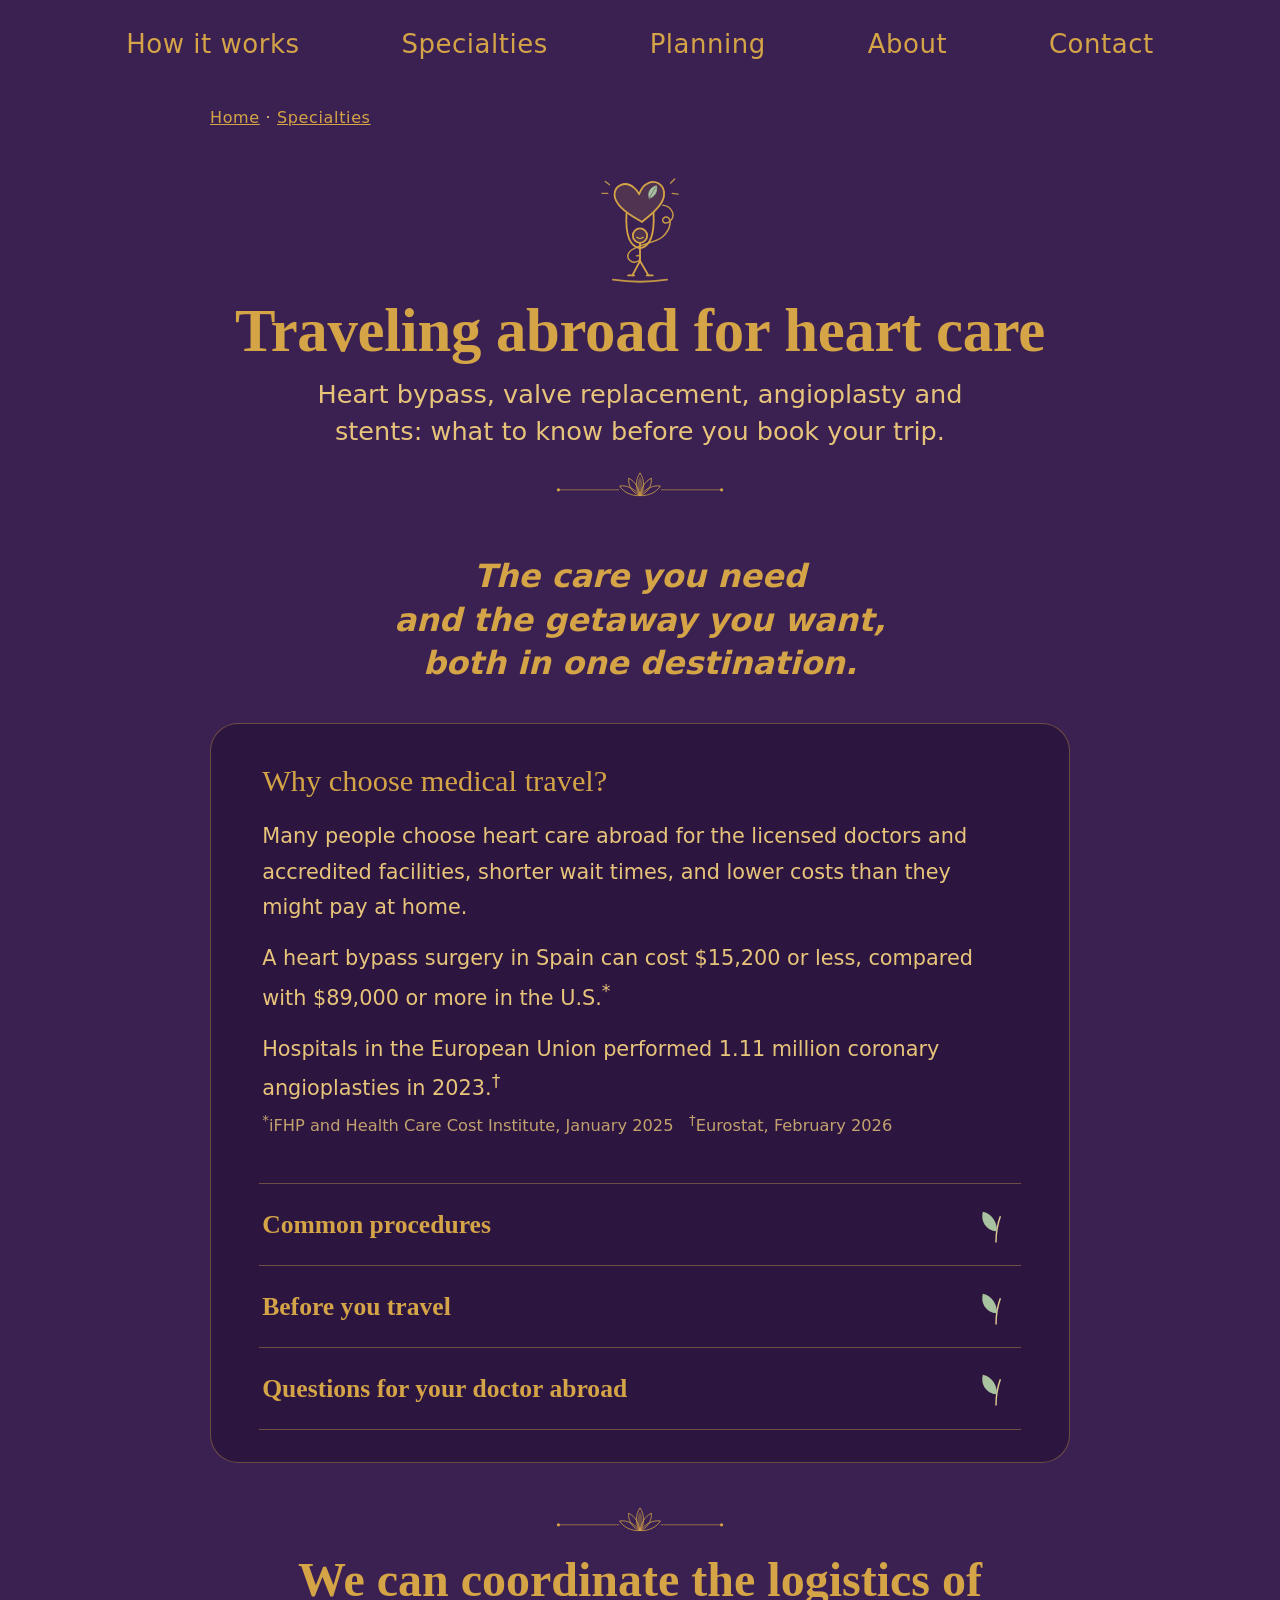
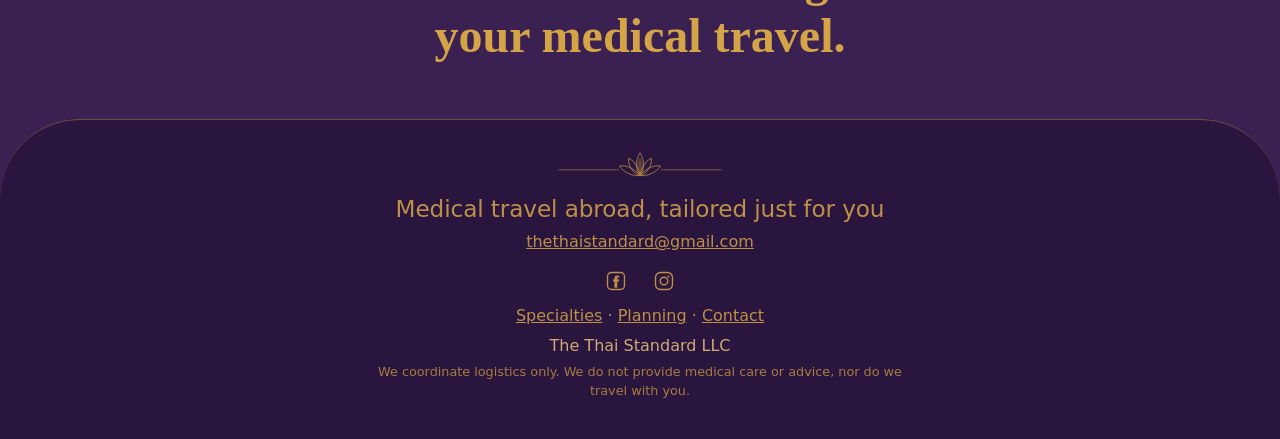
<file: guides/cardiac.html>
<!DOCTYPE html>
<html lang="en">
<head>
<meta charset="utf-8">
<meta name="viewport" content="width=device-width, initial-scale=1">
<meta name="robots" content="index, follow">
<title>Traveling abroad for heart care | The Thai Standard</title>
<meta name="description" content="Heart bypass, valve replacement, angioplasty and stents: what to know before you book your trip.">
<link rel="canonical" href="https://thethaistandard.com/guides/cardiac.html">
<meta property="og:site_name" content="The Thai Standard">
<meta property="og:title" content="Traveling abroad for heart care | The Thai Standard">
<meta property="og:description" content="Heart bypass, valve replacement, angioplasty and stents: what to know before you book your trip.">
<meta property="og:image" content="https://thethaistandard.com/assets/og-share.jpg">
<meta name="theme-color" content="#3A2152">
<link rel="icon" href="data:image/svg+xml,%3Csvg xmlns='http://www.w3.org/2000/svg' viewBox='0 0 24 24'%3E%3Cpath d='M12 21 L12 13' stroke='%23D4A447' stroke-width='1.4'/%3E%3Cpath d='M12 14 C7 14 5 10 6 6 C10 7 12 10 12 14Z' fill='%23A9C2A0'/%3E%3Cpath d='M12 12 C16.5 12 19 8.5 18 4.5 C14 5.5 12 8 12 12Z' fill='%23E8C47A'/%3E%3C/svg%3E">
<link rel="stylesheet" href="../styles.css?v=1453">
<link rel="stylesheet" href="../guides.css?v=13">
<link rel="stylesheet" href="../layers.css?v=7">
<style id="leaf-toggles">
.g-hero h1{font-size:clamp(2.4rem,5.4vw,3.8rem) !important;font-weight:700 !important}
details.l-sec > summary::after{content:"" !important;width:44px;height:44px;background:url("data:image/svg+xml,%3Csvg%20xmlns%3D%22http%3A//www.w3.org/2000/svg%22%20viewBox%3D%220%200%2040%2040%22%3E%3Cpath%20d%3D%22M20%2036%20C20%2028%2021%2020%2024%2012%22%20stroke%3D%22%23E3CC93%22%20stroke-width%3D%221.3%22%20fill%3D%22none%22/%3E%3Cpath%20d%3D%22M21%2026%20C10%2025%206%2016%208%208%20C17%2010%2021%2018%2021%2026Z%22%20fill%3D%22%23A9C2A0%22/%3E%3C/svg%3E") center/contain no-repeat;transition:transform .25s}
details.l-sec[open] > summary::after{content:"" !important;background-image:url("data:image/svg+xml,%3Csvg%20xmlns%3D%22http%3A//www.w3.org/2000/svg%22%20viewBox%3D%220%200%2040%2040%22%3E%3Cpath%20d%3D%22M20%2038%20C20%2028%2020%2018%2020%208%22%20stroke%3D%22%23E3CC93%22%20stroke-width%3D%221.3%22%20fill%3D%22none%22/%3E%3Cpath%20d%3D%22M20%2030%20C10%2030%205%2023%206%2016%20C14%2017%2019%2023%2020%2030Z%22%20fill%3D%22%23A9C2A0%22/%3E%3Cpath%20d%3D%22M20%2026%20C30%2026%2035%2019%2034%2012%20C26%2013%2021%2019%2020%2026Z%22%20fill%3D%22%23A9C2A0%22%20opacity%3D%22.9%22/%3E%3Cpath%20d%3D%22M20%2015%20C15%2012%2014%206%2017%202%20C21%205%2022%2010%2020%2015Z%22%20fill%3D%22%23E8D29C%22/%3E%3C/svg%3E")}
.topbar-in{justify-content:center !important}
.topbar nav{width:100% !important;flex:1 1 auto !important}
.topbar nav ul{display:flex !important;justify-content:space-evenly !important;width:100% !important;margin:0 !important;padding:0 !important}

.g-close .btn{position:relative}
.g-close .btn::before,.g-close .btn::after{content:"";position:absolute;top:50%;width:48px;height:48px;transform:translateY(-50%);background:url("data:image/svg+xml,%3Csvg%20xmlns%3D%22http%3A//www.w3.org/2000/svg%22%20viewBox%3D%220%200%2040%2040%22%3E%3Cpath%20d%3D%22M20%2038%20C20%2028%2020%2018%2020%208%22%20stroke%3D%22%23E3CC93%22%20stroke-width%3D%221.3%22%20fill%3D%22none%22/%3E%3Cpath%20d%3D%22M20%2030%20C10%2030%205%2023%206%2016%20C14%2017%2019%2023%2020%2030Z%22%20fill%3D%22%23A9C2A0%22/%3E%3Cpath%20d%3D%22M20%2026%20C30%2026%2035%2019%2034%2012%20C26%2013%2021%2019%2020%2026Z%22%20fill%3D%22%23A9C2A0%22%20opacity%3D%22.9%22/%3E%3Cpath%20d%3D%22M20%2015%20C15%2012%2014%206%2017%202%20C21%205%2022%2010%2020%2015Z%22%20fill%3D%22%23E8D29C%22/%3E%3C/svg%3E") center/contain no-repeat;pointer-events:none}
.g-close .btn::before{right:calc(100% + 14px)}
.g-close .btn::after{left:calc(100% + 14px);transform:translateY(-50%) scaleX(-1)}
</style>
</head>
<body>
<svg width="0" height="0" style="position:absolute" aria-hidden="true" focusable="false">
  <defs>
    <symbol id="sprig" viewBox="0 0 100 130">
      <path d="M50 125 C50 90 52 50 70 10" stroke="#D4A447" stroke-width="1.2" fill="none" opacity=".85"/>
      <path d="M51 95 C30 92 22 76 26 62 C42 66 50 80 51 95Z" fill="#A9C2A0" opacity=".75"/>
      <path d="M53 75 C72 72 82 58 80 44 C64 47 55 60 53 75Z" fill="#A9C2A0" opacity=".85"/>
      <path d="M58 50 C40 46 36 32 40 20 C54 26 59 38 58 50Z" fill="#E8C47A" opacity=".85"/>
      <path d="M64 30 C78 26 84 16 82 6 C70 9 65 18 64 30Z" fill="#D4A447" opacity=".85"/>
      <circle cx="30" cy="112" r="4" fill="#D4A447" opacity=".85"/><circle cx="78" cy="98" r="2.5" fill="#E8C47A" opacity=".85"/>
    </symbol>
    <symbol id="blossom" viewBox="0 0 40 40">
      <g fill="#E9BFD3" opacity=".9">
        <ellipse cx="20" cy="10" rx="6" ry="9"/>
        <ellipse cx="20" cy="10" rx="6" ry="9" transform="rotate(72 20 20)"/>
        <ellipse cx="20" cy="10" rx="6" ry="9" transform="rotate(144 20 20)"/>
        <ellipse cx="20" cy="10" rx="6" ry="9" transform="rotate(216 20 20)"/>
        <ellipse cx="20" cy="10" rx="6" ry="9" transform="rotate(288 20 20)"/>
      </g>
      <circle cx="20" cy="20" r="3.6" fill="#D4A447"/>
    </symbol>
    <symbol id="branch" viewBox="0 0 160 120">
      <path d="M4 112 C40 96 78 70 152 14" stroke="#D4A447" stroke-width="1.2" fill="none" opacity=".85"/>
      <path d="M40 92 C34 74 42 60 56 56 C58 72 52 86 40 92Z" fill="#A9C2A0" opacity=".7"/>
      <path d="M62 78 C78 84 92 78 98 66 C84 62 70 66 62 78Z" fill="#A9C2A0" opacity=".85"/>
      <path d="M88 56 C84 38 92 26 104 22 C106 38 100 50 88 56Z" fill="#E8C47A" opacity=".85"/>
      <path d="M112 40 C126 44 138 38 142 28 C130 24 118 28 112 40Z" fill="#D4A447" opacity=".85"/>
      <circle cx="22" cy="96" r="3" fill="#D4A447" opacity=".85"/>
    </symbol>
    <symbol id="sprig-gold" viewBox="0 0 100 130">
      <path d="M50 125 C50 90 52 50 70 10" stroke="#D4A447" stroke-width="1.4" fill="none" opacity=".9"/>
      <path d="M51 95 C30 92 22 76 26 62 C42 66 50 80 51 95Z" fill="#E8C47A" opacity=".85"/>
      <path d="M53 75 C72 72 82 58 80 44 C64 47 55 60 53 75Z" fill="#A9C2A0" opacity=".75"/>
      <path d="M58 50 C40 46 36 32 40 20 C54 26 59 38 58 50Z" fill="#E8C47A" opacity=".6"/>
      <path d="M64 30 C78 26 84 16 82 6 C70 9 65 18 64 30Z" fill="#E8C47A" opacity=".9"/>
      <circle cx="30" cy="112" r="4" fill="#E8C47A" opacity=".7"/><circle cx="78" cy="98" r="2.5" fill="#E8C47A" opacity=".6"/>
    </symbol>
    <symbol id="seigaiha" viewBox="0 0 240 160">
      <g fill="none" stroke="#7E5AA6" stroke-width="2">
        <g id="sw"><circle cx="0" cy="0" r="38"/><circle cx="0" cy="0" r="28"/><circle cx="0" cy="0" r="18"/><circle cx="0" cy="0" r="8"/></g>
      </g>
    </symbol>
    <symbol id="lotus" viewBox="0 0 80 50">
      <g fill="none" stroke="#D4A447" stroke-width="1.3" stroke-linejoin="round">
        <path d="M40 44 C32 34 32 18 40 6 C48 18 48 34 40 44Z"/>
        <path d="M40 44 C28 40 20 28 21 15 C32 20 38 32 40 44Z"/>
        <path d="M40 44 C52 40 60 28 59 15 C48 20 42 32 40 44Z"/>
        <path d="M40 44 C26 45 12 38 6 28 C20 26 32 34 40 44Z"/>
        <path d="M40 44 C54 45 68 38 74 28 C60 26 48 34 40 44Z"/>
      </g>
      <path d="M40 44 C34 36 34 22 40 12 C46 22 46 36 40 44Z" fill="#D4A447" opacity=".35"/>
    </symbol>
    <symbol id="plum-branch" viewBox="0 0 220 140">
      <path d="M2 130 C50 118 80 96 110 80 C140 64 170 40 216 18" stroke="#8C68B4" stroke-width="3" fill="none" stroke-linecap="round"/>
      <path d="M110 80 C116 60 128 48 146 40" stroke="#8C68B4" stroke-width="2" fill="none" stroke-linecap="round"/>
      <path d="M60 110 C62 96 70 88 82 84" stroke="#8C68B4" stroke-width="1.6" fill="none" stroke-linecap="round"/>
      <g fill="#E9BFD3" opacity=".75">
        <g transform="translate(146 40)"><circle cx="0" cy="-6" r="5"/><circle cx="5.7" cy="-1.9" r="5"/><circle cx="3.5" cy="4.9" r="5"/><circle cx="-3.5" cy="4.9" r="5"/><circle cx="-5.7" cy="-1.9" r="5"/></g>
        <g transform="translate(82 84) scale(.8)"><circle cx="0" cy="-6" r="5"/><circle cx="5.7" cy="-1.9" r="5"/><circle cx="3.5" cy="4.9" r="5"/><circle cx="-3.5" cy="4.9" r="5"/><circle cx="-5.7" cy="-1.9" r="5"/></g>
        <g transform="translate(190 30) scale(.7)"><circle cx="0" cy="-6" r="5"/><circle cx="5.7" cy="-1.9" r="5"/><circle cx="3.5" cy="4.9" r="5"/><circle cx="-3.5" cy="4.9" r="5"/><circle cx="-5.7" cy="-1.9" r="5"/></g>
      </g>
      <g fill="#D4A447"><circle cx="146" cy="40" r="2.2"/><circle cx="82" cy="84" r="1.8"/><circle cx="190" cy="30" r="1.6"/><circle cx="120" cy="72" r="2.4" opacity=".7"/><circle cx="166" cy="50" r="2" opacity=".6"/></g>
    </symbol>
    <symbol id="asanoha" viewBox="0 0 100 100">
      <g fill="none" stroke="#7E5AA6" stroke-width="1.4">
        <polygon points="50,4 90,27 90,73 50,96 10,73 10,27"/>
        <path d="M50 50 L50 4 M50 50 L90 27 M50 50 L90 73 M50 50 L50 96 M50 50 L10 73 M50 50 L10 27"/>
        <path d="M50 50 L30 15.5 M50 50 L70 15.5 M50 50 L90 50 M50 50 L70 84.5 M50 50 L30 84.5 M50 50 L10 50"/>
      </g>
    </symbol>
    <symbol id="lilac-branch" viewBox="0 0 200 60">
      <path d="M4 34 C30 22 52 44 80 32 C108 20 128 40 156 28 C170 22 184 24 196 28" stroke="#B79AD8" stroke-width="2.2" fill="none" stroke-linecap="round"/>
      <path d="M62 38 C66 48 74 52 84 52" stroke="#B79AD8" stroke-width="1.4" fill="none" stroke-linecap="round"/>
      <path d="M118 28 C120 18 128 12 138 10" stroke="#B79AD8" stroke-width="1.4" fill="none" stroke-linecap="round"/>
      <g fill="#A9C2A0"><path d="M30 28 C26 18 32 10 40 8 C42 18 38 26 30 28Z"/><path d="M100 26 C108 34 118 34 124 30 C118 22 108 20 100 26Z"/><path d="M168 24 C164 14 170 8 178 6 C180 14 176 22 168 24Z"/></g>
      <g fill="#D4BCEB"><g transform="translate(84 52) scale(0.9)"><circle cx="0" cy="-5" r="4.2"/><circle cx="4.8" cy="-1.6" r="4.2"/><circle cx="3" cy="4.1" r="4.2"/><circle cx="-3" cy="4.1" r="4.2"/><circle cx="-4.8" cy="-1.6" r="4.2"/></g><g transform="translate(138 10) scale(0.9)"><circle cx="0" cy="-5" r="4.2"/><circle cx="4.8" cy="-1.6" r="4.2"/><circle cx="3" cy="4.1" r="4.2"/><circle cx="-3" cy="4.1" r="4.2"/><circle cx="-4.8" cy="-1.6" r="4.2"/></g><g transform="translate(50 38) scale(0.7)"><circle cx="0" cy="-5" r="4.2"/><circle cx="4.8" cy="-1.6" r="4.2"/><circle cx="3" cy="4.1" r="4.2"/><circle cx="-3" cy="4.1" r="4.2"/><circle cx="-4.8" cy="-1.6" r="4.2"/></g><g transform="translate(196 28) scale(0.75)"><circle cx="0" cy="-5" r="4.2"/><circle cx="4.8" cy="-1.6" r="4.2"/><circle cx="3" cy="4.1" r="4.2"/><circle cx="-3" cy="4.1" r="4.2"/><circle cx="-4.8" cy="-1.6" r="4.2"/></g></g>
      <g fill="#D4A447"><circle cx="84" cy="52" r="1.6"/><circle cx="138" cy="10" r="1.6"/><circle cx="50" cy="38" r="1.2"/><circle cx="196" cy="28" r="1.3"/></g>
    </symbol>
  </defs>
</svg>
<div class="page">
<header class="topbar"><div class="wrap topbar-in"><nav aria-label="Main"><ul>
<li><a href="../index.html#packages">How it works</a></li>
<li><a href="../specialties.html">Specialties</a></li>
<li><a href="medical-travel-checklist.html">Planning</a></li>
<li><a href="../index.html#about">About</a></li>
<li><a href="../contact.html">Contact</a></li>
</ul></nav></div></header>
<main class="g-main">
<div class="g-wrap">
<p class="g-crumb"><a href="../index.html">Home</a> · <a href="../specialties.html">Specialties</a></p>
<div class="g-hero"><svg class="g-hero-illust" viewBox="0 0 120 130" width="150" height="150" role="img" aria-label="A little person holding up a big heart with a leaf inside" fill="none" stroke="#D4A447" stroke-width="2.15" stroke-linecap="round" stroke-linejoin="round"><path d="M60 58 C58 56 30 40 31 23 C32 11 46 7 55 17 C57 19 59 22 60 25 C62 21 65 16 70 14 C80 9 92 16 89 30 C86 44 63 55 60 58Z" transform="rotate(-6 60 35)" fill="rgba(212,164,71,.14)"/><path d="M24 14 L19 10 M22 24 L15 24 M96 12 L101 7 M98 24 L105 25" stroke-width="1.6" opacity=".85"/><g transform="rotate(-6 60 35) translate(80 18) scale(.72) translate(-80 -18)"><path d="M68 36 C66 26 72 18 82 17 C83 27 77 35 68 36Z" fill="#A9C2A0" stroke="#A9C2A0" stroke-width="1"/><path d="M68 36 C72 30 76 25 80 20" stroke="#3A2152" stroke-width="1.1" opacity=".7"/></g><path d="M87 38 C99 40 103 52 94 58 C87 62 84 54 90 52 C98 51 98 66 86 76 C76 84 54 84 47 94 C42 102 52 108 58 104 C62 101 60 96 56 98" stroke-width="1.7" opacity=".95"/><circle cx="60" cy="74" r="8.5" fill="rgba(212,164,71,.14)"/><path d="M56 76 Q60 79 64 76" stroke-width="1.5"/><path d="M60 82.5 L60 104"/><path d="M60 89 Q42 86 44 48"/><path d="M60 89 Q78 86 76 47"/><path d="M60 104 L51 121"/><path d="M60 104 L70 121"/><path d="M46 121 H53 M68 121 H75"/><path d="M28 126 Q60 131 92 126" opacity=".9"/></svg><h1>Traveling abroad for heart care</h1><p class="g-sub">Heart bypass, valve replacement, angioplasty and stents: what to know before you book your trip.</p><svg class="g-lotus" viewBox="0 0 220 40" aria-hidden="true"><path d="M8 26 H84 M136 26 H212" stroke="#D4A447" stroke-width=".9" opacity=".8"/><circle cx="8" cy="26" r="2" fill="#D4A447"/><circle cx="212" cy="26" r="2" fill="#D4A447"/><use href="#lotus" x="80" y="0" width="60" height="38"/></svg></div>
<div class="l-surface"><p class="l-cost" style="font-style:italic !important"><span style="white-space:nowrap">The care you need</span> <span style="white-space:nowrap">and the getaway you want,</span> <span style="white-space:nowrap">both in one destination.</span></p></div>
<article class="g-art l-art">
<div class="l-intro"><h2>Why choose medical travel?</h2>
<p>Many people choose heart care abroad for the licensed doctors and accredited facilities, shorter wait times, and lower costs than they might pay at home.</p>
<p>A heart bypass surgery in Spain can cost $15,200 or less, compared with $89,000 or more in the U.S.<sup>*</sup></p>
<p>Hospitals in the European Union performed 1.11 million coronary angioplasties in 2023.<sup>&dagger;</sup><br><small style="font-size:.78em;opacity:.8"><sup>*</sup>iFHP and Health Care Cost Institute, January 2025 &nbsp; <sup>&dagger;</sup>Eurostat, February 2026</small></p>
</div>
<details class="l-sec"><summary>Common procedures</summary><div class="l-sec-in"><ul>
<li>Coronary artery bypass (heart bypass)</li>
<li>Heart valve repair or replacement</li>
<li>Coronary angioplasty and stents</li>
<li>Pacemaker or other device implantation</li>
</ul></div></details>
<details class="l-sec"><summary>Before you travel</summary><div class="l-sec-in"><ul>
<li>Have a visit with your home doctor, if appropriate.</li>
<li>Choose your doctor abroad and complete your consultation. Arrange for your records to be sent securely and digitally to their office.</li>
<li>Discuss the plan for follow-up care with your home doctor and your doctor abroad.</li>
<li>Make sure your travel documents are in order and you secure travel insurance before your trip.</li>
</ul>
<p><a href="medical-travel-checklist.html">Planning your medical travel abroad</a></p>
</div></details>
<details class="l-sec"><summary>Questions for your doctor abroad</summary><div class="l-sec-in"><ul>
<li>Is any special preparation needed in the weeks leading up to my procedure?</li>
<li>How long should I plan to stay in the area after my procedure, and are there any special instructions for my trip home and once I’m back?</li>
<li>Who will handle my follow-up appointments and cardiac rehab after I return home?</li>
</ul></div></details>
</article>
<section class="g-close" aria-label="We can help"><svg class="g-lotus" viewBox="0 0 220 40" aria-hidden="true"><path d="M8 26 H84 M136 26 H212" stroke="#D4A447" stroke-width=".9" opacity=".8"/><circle cx="8" cy="26" r="2" fill="#D4A447"/><circle cx="212" cy="26" r="2" fill="#D4A447"/><use href="#lotus" x="80" y="0" width="60" height="38"/></svg><h2 class="g-close-h"><a href="../contact.html">We can coordinate the logistics of your medical travel.</a></h2></section>
</div>
</main>
<footer class="site-foot">
<div class="wrap">
<svg class="foot-leaves lotus-div" viewBox="0 0 220 40" aria-hidden="true"><path d="M8 26 H84 M136 26 H212" stroke="#D4A447" stroke-width=".9" opacity=".8"/><use href="#lotus" x="80" y="0" width="60" height="38"/></svg>
<p class="page-motto">Medical travel abroad,<wbr> <em>tailored just for you</em></p>
<p class="g-email"><a href="mailto:thethaistandard@gmail.com">thethaistandard@gmail.com</a></p>
<p class="g-social">
<a class="g-social-link" href="https://www.facebook.com/profile.php?id=61596089040519" target="_blank" rel="noopener" aria-label="The Thai Standard on Facebook"><svg viewBox="0 0 24 24" aria-hidden="true" focusable="false"><rect x="2.75" y="2.75" width="18.5" height="18.5" rx="4.25" fill="none" stroke="currentColor" stroke-width="1.5"/><path d="M13.35 19.25v-6.7h1.95l.3-2.1h-2.25V9.15c0-.6.16-1.02.98-1.02h1.22V6.22A14.6 14.6 0 0 0 13.18 6c-1.72 0-2.9 1.05-2.9 2.98v1.47H8.7v2.1h1.58v6.7h3.07z" fill="currentColor" stroke="none"/></svg></a>
<a class="g-social-link" href="https://www.instagram.com/thethaistandard/" target="_blank" rel="noopener" aria-label="The Thai Standard on Instagram"><svg viewBox="0 0 24 24" aria-hidden="true" focusable="false" fill="none" stroke="currentColor" stroke-width="1.5" stroke-linecap="round" stroke-linejoin="round"><rect x="2.75" y="2.75" width="18.5" height="18.5" rx="5.25"/><circle cx="12" cy="12" r="4.15"/><circle cx="16.85" cy="7.15" r="1.05" fill="currentColor" stroke="none"/></svg></a>
</p>
<p class="g-foot-links"><a href="../specialties.html">Specialties</a> · <a href="medical-travel-checklist.html">Planning</a> · <a href="../contact.html">Contact</a></p>
<p class="g-llc">The Thai Standard LLC</p>
<p class="g-foot-legal">We coordinate logistics only. We do not provide medical care or advice, nor do we travel with you.</p>
</div>
</footer>
</div>
</body>
</html>
</file>
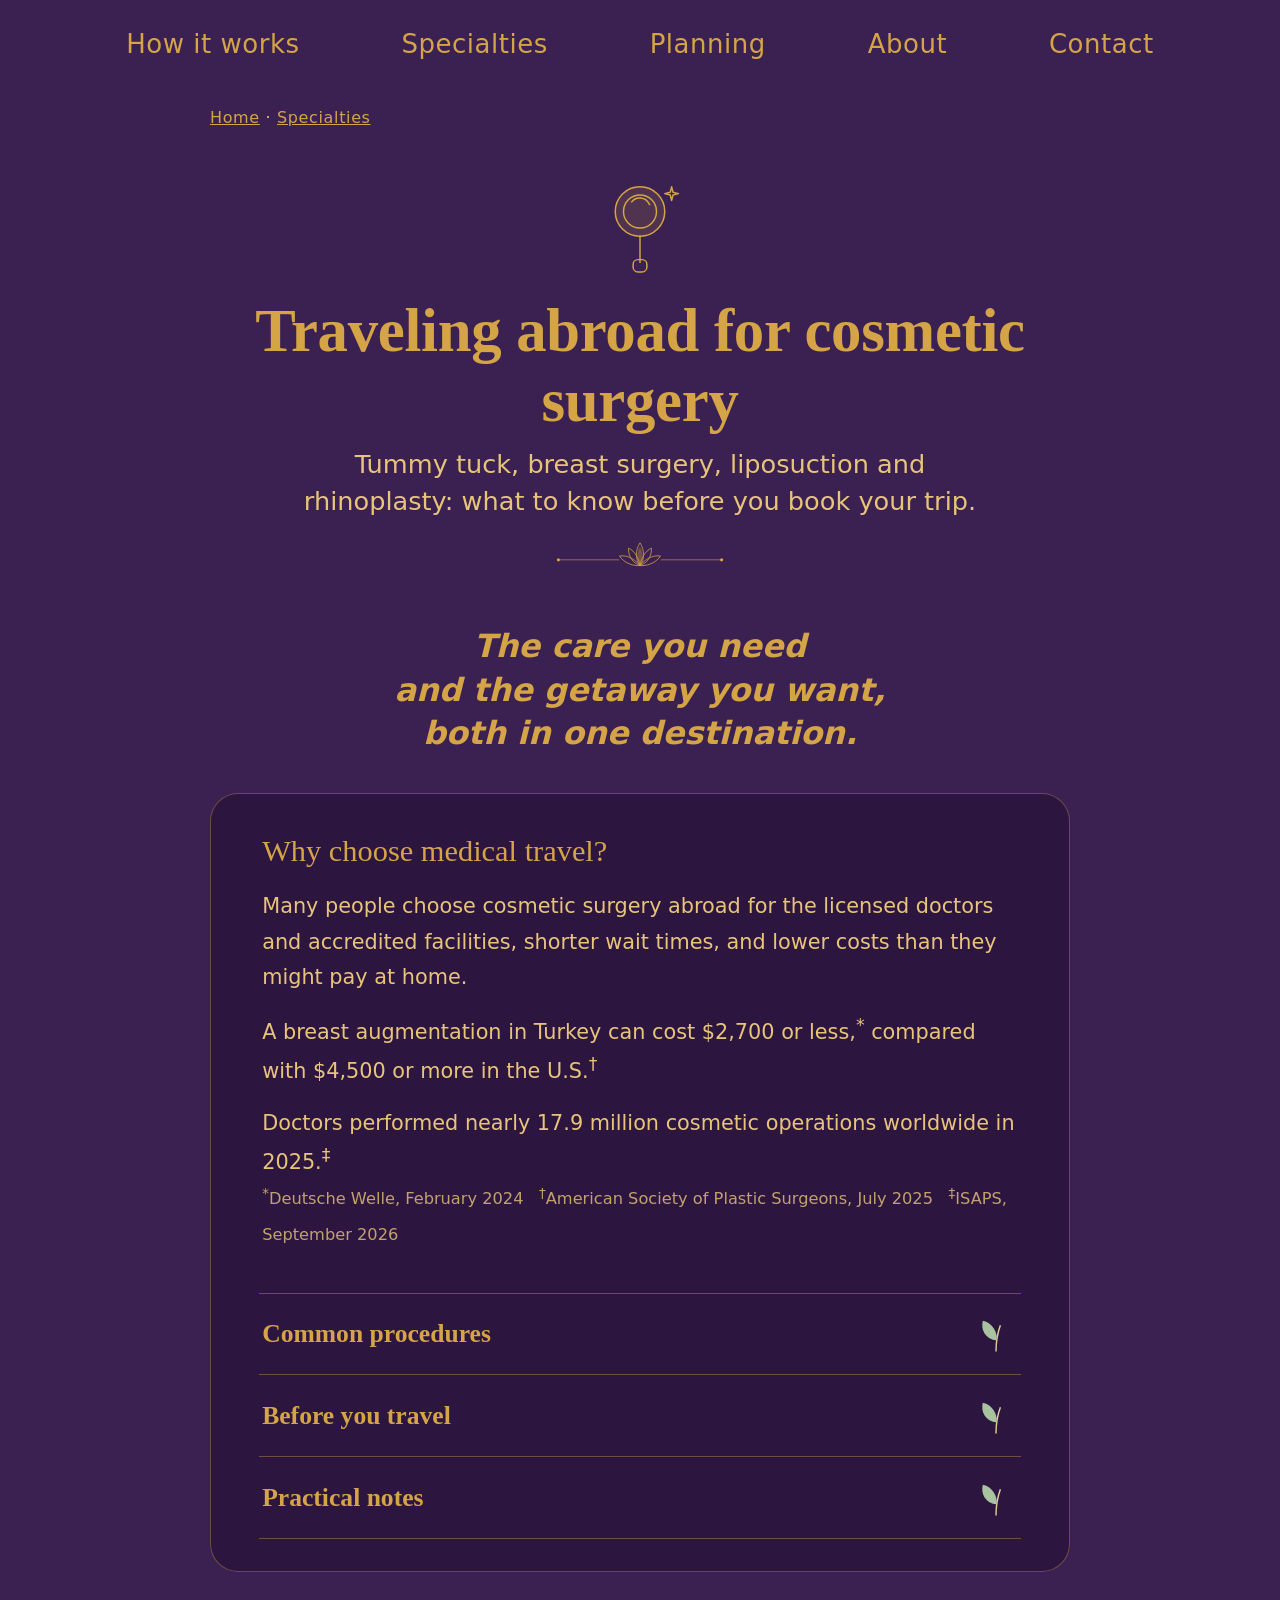
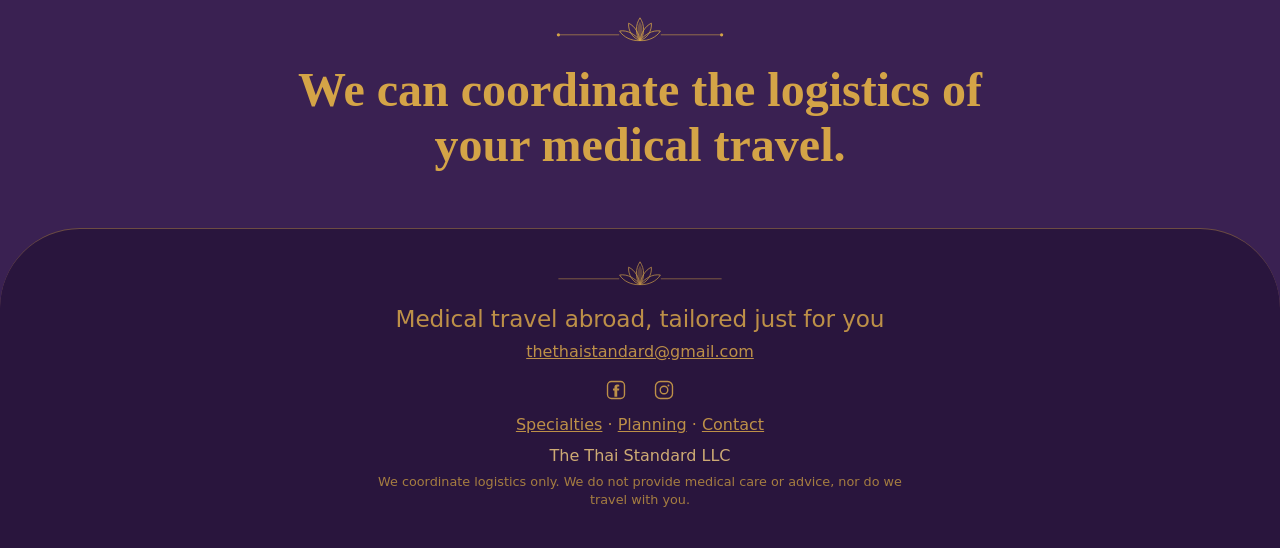
<file: guides/cosmetic-surgery.html>
<!DOCTYPE html>
<html lang="en">
<head>
<meta charset="utf-8">
<meta name="viewport" content="width=device-width, initial-scale=1">
<meta name="robots" content="index, follow">
<title>Traveling abroad for cosmetic surgery | The Thai Standard</title>
<meta name="description" content="Tummy tuck, breast surgery, liposuction and rhinoplasty: what to know before you book your trip.">
<link rel="canonical" href="https://thethaistandard.com/guides/cosmetic-surgery.html">
<meta property="og:site_name" content="The Thai Standard">
<meta property="og:title" content="Traveling abroad for cosmetic surgery | The Thai Standard">
<meta property="og:description" content="Tummy tuck, breast surgery, liposuction and rhinoplasty: what to know before you book your trip.">
<meta property="og:image" content="https://thethaistandard.com/assets/og-share.jpg">
<meta name="theme-color" content="#3A2152">
<link rel="icon" href="data:image/svg+xml,%3Csvg xmlns='http://www.w3.org/2000/svg' viewBox='0 0 24 24'%3E%3Cpath d='M12 21 L12 13' stroke='%23D4A447' stroke-width='1.4'/%3E%3Cpath d='M12 14 C7 14 5 10 6 6 C10 7 12 10 12 14Z' fill='%23A9C2A0'/%3E%3Cpath d='M12 12 C16.5 12 19 8.5 18 4.5 C14 5.5 12 8 12 12Z' fill='%23E8C47A'/%3E%3C/svg%3E">
<link rel="stylesheet" href="../styles.css?v=1453">
<link rel="stylesheet" href="../guides.css?v=13">
<link rel="stylesheet" href="../layers.css?v=7">
<style id="leaf-toggles">
.g-hero h1{font-size:clamp(2.4rem,5.4vw,3.8rem) !important;font-weight:700 !important}
details.l-sec > summary::after{content:"" !important;width:44px;height:44px;background:url("data:image/svg+xml,%3Csvg%20xmlns%3D%22http%3A//www.w3.org/2000/svg%22%20viewBox%3D%220%200%2040%2040%22%3E%3Cpath%20d%3D%22M20%2036%20C20%2028%2021%2020%2024%2012%22%20stroke%3D%22%23E3CC93%22%20stroke-width%3D%221.3%22%20fill%3D%22none%22/%3E%3Cpath%20d%3D%22M21%2026%20C10%2025%206%2016%208%208%20C17%2010%2021%2018%2021%2026Z%22%20fill%3D%22%23A9C2A0%22/%3E%3C/svg%3E") center/contain no-repeat;transition:transform .25s}
details.l-sec[open] > summary::after{content:"" !important;background-image:url("data:image/svg+xml,%3Csvg%20xmlns%3D%22http%3A//www.w3.org/2000/svg%22%20viewBox%3D%220%200%2040%2040%22%3E%3Cpath%20d%3D%22M20%2038%20C20%2028%2020%2018%2020%208%22%20stroke%3D%22%23E3CC93%22%20stroke-width%3D%221.3%22%20fill%3D%22none%22/%3E%3Cpath%20d%3D%22M20%2030%20C10%2030%205%2023%206%2016%20C14%2017%2019%2023%2020%2030Z%22%20fill%3D%22%23A9C2A0%22/%3E%3Cpath%20d%3D%22M20%2026%20C30%2026%2035%2019%2034%2012%20C26%2013%2021%2019%2020%2026Z%22%20fill%3D%22%23A9C2A0%22%20opacity%3D%22.9%22/%3E%3Cpath%20d%3D%22M20%2015%20C15%2012%2014%206%2017%202%20C21%205%2022%2010%2020%2015Z%22%20fill%3D%22%23E8D29C%22/%3E%3C/svg%3E")}
.topbar-in{justify-content:center !important}
.topbar nav{width:100% !important;flex:1 1 auto !important}
.topbar nav ul{display:flex !important;justify-content:space-evenly !important;width:100% !important;margin:0 !important;padding:0 !important}

.g-close .btn{position:relative}
.g-close .btn::before,.g-close .btn::after{content:"";position:absolute;top:50%;width:48px;height:48px;transform:translateY(-50%);background:url("data:image/svg+xml,%3Csvg%20xmlns%3D%22http%3A//www.w3.org/2000/svg%22%20viewBox%3D%220%200%2040%2040%22%3E%3Cpath%20d%3D%22M20%2038%20C20%2028%2020%2018%2020%208%22%20stroke%3D%22%23E3CC93%22%20stroke-width%3D%221.3%22%20fill%3D%22none%22/%3E%3Cpath%20d%3D%22M20%2030%20C10%2030%205%2023%206%2016%20C14%2017%2019%2023%2020%2030Z%22%20fill%3D%22%23A9C2A0%22/%3E%3Cpath%20d%3D%22M20%2026%20C30%2026%2035%2019%2034%2012%20C26%2013%2021%2019%2020%2026Z%22%20fill%3D%22%23A9C2A0%22%20opacity%3D%22.9%22/%3E%3Cpath%20d%3D%22M20%2015%20C15%2012%2014%206%2017%202%20C21%205%2022%2010%2020%2015Z%22%20fill%3D%22%23E8D29C%22/%3E%3C/svg%3E") center/contain no-repeat;pointer-events:none}
.g-close .btn::before{right:calc(100% + 14px)}
.g-close .btn::after{left:calc(100% + 14px);transform:translateY(-50%) scaleX(-1)}
</style>
</head>
<body>
<svg width="0" height="0" style="position:absolute" aria-hidden="true" focusable="false">
  <defs>
    <symbol id="sprig" viewBox="0 0 100 130">
      <path d="M50 125 C50 90 52 50 70 10" stroke="#D4A447" stroke-width="1.2" fill="none" opacity=".85"/>
      <path d="M51 95 C30 92 22 76 26 62 C42 66 50 80 51 95Z" fill="#A9C2A0" opacity=".75"/>
      <path d="M53 75 C72 72 82 58 80 44 C64 47 55 60 53 75Z" fill="#A9C2A0" opacity=".85"/>
      <path d="M58 50 C40 46 36 32 40 20 C54 26 59 38 58 50Z" fill="#E8C47A" opacity=".85"/>
      <path d="M64 30 C78 26 84 16 82 6 C70 9 65 18 64 30Z" fill="#D4A447" opacity=".85"/>
      <circle cx="30" cy="112" r="4" fill="#D4A447" opacity=".85"/><circle cx="78" cy="98" r="2.5" fill="#E8C47A" opacity=".85"/>
    </symbol>
    <symbol id="blossom" viewBox="0 0 40 40">
      <g fill="#E9BFD3" opacity=".9">
        <ellipse cx="20" cy="10" rx="6" ry="9"/>
        <ellipse cx="20" cy="10" rx="6" ry="9" transform="rotate(72 20 20)"/>
        <ellipse cx="20" cy="10" rx="6" ry="9" transform="rotate(144 20 20)"/>
        <ellipse cx="20" cy="10" rx="6" ry="9" transform="rotate(216 20 20)"/>
        <ellipse cx="20" cy="10" rx="6" ry="9" transform="rotate(288 20 20)"/>
      </g>
      <circle cx="20" cy="20" r="3.6" fill="#D4A447"/>
    </symbol>
    <symbol id="branch" viewBox="0 0 160 120">
      <path d="M4 112 C40 96 78 70 152 14" stroke="#D4A447" stroke-width="1.2" fill="none" opacity=".85"/>
      <path d="M40 92 C34 74 42 60 56 56 C58 72 52 86 40 92Z" fill="#A9C2A0" opacity=".7"/>
      <path d="M62 78 C78 84 92 78 98 66 C84 62 70 66 62 78Z" fill="#A9C2A0" opacity=".85"/>
      <path d="M88 56 C84 38 92 26 104 22 C106 38 100 50 88 56Z" fill="#E8C47A" opacity=".85"/>
      <path d="M112 40 C126 44 138 38 142 28 C130 24 118 28 112 40Z" fill="#D4A447" opacity=".85"/>
      <circle cx="22" cy="96" r="3" fill="#D4A447" opacity=".85"/>
    </symbol>
    <symbol id="sprig-gold" viewBox="0 0 100 130">
      <path d="M50 125 C50 90 52 50 70 10" stroke="#D4A447" stroke-width="1.4" fill="none" opacity=".9"/>
      <path d="M51 95 C30 92 22 76 26 62 C42 66 50 80 51 95Z" fill="#E8C47A" opacity=".85"/>
      <path d="M53 75 C72 72 82 58 80 44 C64 47 55 60 53 75Z" fill="#A9C2A0" opacity=".75"/>
      <path d="M58 50 C40 46 36 32 40 20 C54 26 59 38 58 50Z" fill="#E8C47A" opacity=".6"/>
      <path d="M64 30 C78 26 84 16 82 6 C70 9 65 18 64 30Z" fill="#E8C47A" opacity=".9"/>
      <circle cx="30" cy="112" r="4" fill="#E8C47A" opacity=".7"/><circle cx="78" cy="98" r="2.5" fill="#E8C47A" opacity=".6"/>
    </symbol>
    <symbol id="seigaiha" viewBox="0 0 240 160">
      <g fill="none" stroke="#7E5AA6" stroke-width="2">
        <g id="sw"><circle cx="0" cy="0" r="38"/><circle cx="0" cy="0" r="28"/><circle cx="0" cy="0" r="18"/><circle cx="0" cy="0" r="8"/></g>
      </g>
    </symbol>
    <symbol id="lotus" viewBox="0 0 80 50">
      <g fill="none" stroke="#D4A447" stroke-width="1.3" stroke-linejoin="round">
        <path d="M40 44 C32 34 32 18 40 6 C48 18 48 34 40 44Z"/>
        <path d="M40 44 C28 40 20 28 21 15 C32 20 38 32 40 44Z"/>
        <path d="M40 44 C52 40 60 28 59 15 C48 20 42 32 40 44Z"/>
        <path d="M40 44 C26 45 12 38 6 28 C20 26 32 34 40 44Z"/>
        <path d="M40 44 C54 45 68 38 74 28 C60 26 48 34 40 44Z"/>
      </g>
      <path d="M40 44 C34 36 34 22 40 12 C46 22 46 36 40 44Z" fill="#D4A447" opacity=".35"/>
    </symbol>
    <symbol id="plum-branch" viewBox="0 0 220 140">
      <path d="M2 130 C50 118 80 96 110 80 C140 64 170 40 216 18" stroke="#8C68B4" stroke-width="3" fill="none" stroke-linecap="round"/>
      <path d="M110 80 C116 60 128 48 146 40" stroke="#8C68B4" stroke-width="2" fill="none" stroke-linecap="round"/>
      <path d="M60 110 C62 96 70 88 82 84" stroke="#8C68B4" stroke-width="1.6" fill="none" stroke-linecap="round"/>
      <g fill="#E9BFD3" opacity=".75">
        <g transform="translate(146 40)"><circle cx="0" cy="-6" r="5"/><circle cx="5.7" cy="-1.9" r="5"/><circle cx="3.5" cy="4.9" r="5"/><circle cx="-3.5" cy="4.9" r="5"/><circle cx="-5.7" cy="-1.9" r="5"/></g>
        <g transform="translate(82 84) scale(.8)"><circle cx="0" cy="-6" r="5"/><circle cx="5.7" cy="-1.9" r="5"/><circle cx="3.5" cy="4.9" r="5"/><circle cx="-3.5" cy="4.9" r="5"/><circle cx="-5.7" cy="-1.9" r="5"/></g>
        <g transform="translate(190 30) scale(.7)"><circle cx="0" cy="-6" r="5"/><circle cx="5.7" cy="-1.9" r="5"/><circle cx="3.5" cy="4.9" r="5"/><circle cx="-3.5" cy="4.9" r="5"/><circle cx="-5.7" cy="-1.9" r="5"/></g>
      </g>
      <g fill="#D4A447"><circle cx="146" cy="40" r="2.2"/><circle cx="82" cy="84" r="1.8"/><circle cx="190" cy="30" r="1.6"/><circle cx="120" cy="72" r="2.4" opacity=".7"/><circle cx="166" cy="50" r="2" opacity=".6"/></g>
    </symbol>
    <symbol id="asanoha" viewBox="0 0 100 100">
      <g fill="none" stroke="#7E5AA6" stroke-width="1.4">
        <polygon points="50,4 90,27 90,73 50,96 10,73 10,27"/>
        <path d="M50 50 L50 4 M50 50 L90 27 M50 50 L90 73 M50 50 L50 96 M50 50 L10 73 M50 50 L10 27"/>
        <path d="M50 50 L30 15.5 M50 50 L70 15.5 M50 50 L90 50 M50 50 L70 84.5 M50 50 L30 84.5 M50 50 L10 50"/>
      </g>
    </symbol>
    <symbol id="lilac-branch" viewBox="0 0 200 60">
      <path d="M4 34 C30 22 52 44 80 32 C108 20 128 40 156 28 C170 22 184 24 196 28" stroke="#B79AD8" stroke-width="2.2" fill="none" stroke-linecap="round"/>
      <path d="M62 38 C66 48 74 52 84 52" stroke="#B79AD8" stroke-width="1.4" fill="none" stroke-linecap="round"/>
      <path d="M118 28 C120 18 128 12 138 10" stroke="#B79AD8" stroke-width="1.4" fill="none" stroke-linecap="round"/>
      <g fill="#A9C2A0"><path d="M30 28 C26 18 32 10 40 8 C42 18 38 26 30 28Z"/><path d="M100 26 C108 34 118 34 124 30 C118 22 108 20 100 26Z"/><path d="M168 24 C164 14 170 8 178 6 C180 14 176 22 168 24Z"/></g>
      <g fill="#D4BCEB"><g transform="translate(84 52) scale(0.9)"><circle cx="0" cy="-5" r="4.2"/><circle cx="4.8" cy="-1.6" r="4.2"/><circle cx="3" cy="4.1" r="4.2"/><circle cx="-3" cy="4.1" r="4.2"/><circle cx="-4.8" cy="-1.6" r="4.2"/></g><g transform="translate(138 10) scale(0.9)"><circle cx="0" cy="-5" r="4.2"/><circle cx="4.8" cy="-1.6" r="4.2"/><circle cx="3" cy="4.1" r="4.2"/><circle cx="-3" cy="4.1" r="4.2"/><circle cx="-4.8" cy="-1.6" r="4.2"/></g><g transform="translate(50 38) scale(0.7)"><circle cx="0" cy="-5" r="4.2"/><circle cx="4.8" cy="-1.6" r="4.2"/><circle cx="3" cy="4.1" r="4.2"/><circle cx="-3" cy="4.1" r="4.2"/><circle cx="-4.8" cy="-1.6" r="4.2"/></g><g transform="translate(196 28) scale(0.75)"><circle cx="0" cy="-5" r="4.2"/><circle cx="4.8" cy="-1.6" r="4.2"/><circle cx="3" cy="4.1" r="4.2"/><circle cx="-3" cy="4.1" r="4.2"/><circle cx="-4.8" cy="-1.6" r="4.2"/></g></g>
      <g fill="#D4A447"><circle cx="84" cy="52" r="1.6"/><circle cx="138" cy="10" r="1.6"/><circle cx="50" cy="38" r="1.2"/><circle cx="196" cy="28" r="1.3"/></g>
    </symbol>
  </defs>
</svg>
<div class="page">
<header class="topbar"><div class="wrap topbar-in"><nav aria-label="Main"><ul>
<li><a href="../index.html#packages">How it works</a></li>
<li><a href="../specialties.html">Specialties</a></li>
<li><a href="medical-travel-checklist.html">Planning</a></li>
<li><a href="../index.html#about">About</a></li>
<li><a href="../contact.html">Contact</a></li>
</ul></nav></div></header>
<main class="g-main">
<div class="g-wrap">
<p class="g-crumb"><a href="../index.html">Home</a> · <a href="../specialties.html">Specialties</a></p>
<div class="g-hero"><svg class="g-hero-illust" viewBox="0 0 160 160" width="150" height="150" role="img" aria-label="Hand mirror" fill="none" stroke="#D4A447" stroke-width="2.15" stroke-linecap="round" stroke-linejoin="round"><circle cx="80" cy="56" r="36" fill="rgba(212,164,71,.14)" /><circle cx="80" cy="56" r="24" /><path d="M68 42 C74 34 88 34 94 46" /><path d="M124 28 L126 20 L128 28 L136 30 L128 32 L126 40 L124 32 L116 30 Z" /><path d="M80 92 L80 130" /><rect x="70" y="126" width="20" height="18" rx="7" /></svg><h1>Traveling abroad for cosmetic surgery</h1><p class="g-sub">Tummy tuck, breast surgery, liposuction and rhinoplasty: what to know before you book your trip.</p><svg class="g-lotus" viewBox="0 0 220 40" aria-hidden="true"><path d="M8 26 H84 M136 26 H212" stroke="#D4A447" stroke-width=".9" opacity=".8"/><circle cx="8" cy="26" r="2" fill="#D4A447"/><circle cx="212" cy="26" r="2" fill="#D4A447"/><use href="#lotus" x="80" y="0" width="60" height="38"/></svg></div>
<div class="l-surface"><p class="l-cost" style="font-style:italic !important"><span style="white-space:nowrap">The care you need</span> <span style="white-space:nowrap">and the getaway you want,</span> <span style="white-space:nowrap">both in one destination.</span></p></div>
<article class="g-art l-art">
<div class="l-intro"><h2>Why choose medical travel?</h2>
<p>Many people choose cosmetic surgery abroad for the licensed doctors and accredited facilities, shorter wait times, and lower costs than they might pay at home.</p>
<p>A breast augmentation in Turkey can cost $2,700 or less,<sup>*</sup> compared with $4,500 or more in the U.S.<sup>&dagger;</sup></p>
<p>Doctors performed nearly 17.9 million cosmetic operations worldwide in 2025.<sup>&Dagger;</sup><br><small style="font-size:.78em;opacity:.8"><sup>*</sup>Deutsche Welle, February 2024 &nbsp; <sup>&dagger;</sup>American Society of Plastic Surgeons, July 2025 &nbsp; <sup>&Dagger;</sup>ISAPS, September 2026</small></p>
</div>
<details class="l-sec"><summary>Common procedures</summary><div class="l-sec-in"><ul>
<li>Abdominoplasty (tummy tuck)</li>
<li>Breast augmentation</li>
<li>Liposuction</li>
<li>Rhinoplasty (nose surgery)</li>
</ul></div></details>
<details class="l-sec"><summary>Before you travel</summary><div class="l-sec-in"><ul>
<li>Have a visit with your home doctor, if appropriate.</li>
<li>Choose your doctor abroad and complete your consultation. Arrange for your records to be sent securely and digitally to their office.</li>
<li>Discuss the plan for follow-up care with your home doctor and your doctor abroad.</li>
<li>Make sure your travel documents are in order and you secure travel insurance before your trip.</li>
</ul>
<p><a href="medical-travel-checklist.html">Planning your medical travel abroad</a></p>
</div></details>
<details class="l-sec"><summary>Practical notes</summary><div class="l-sec-in"><ul>
<li>Ask your doctor abroad how long you should plan to stay in the area after surgery, whether having more than one procedure changes that, and whether there are any special instructions for your trip home and once you’re back.</li>
<li>Before you book, confirm with your doctor abroad who will be performing each part of the procedure, since some steps may be done by a technician rather than the doctor.</li>
</ul></div></details>
</article>
<section class="g-close" aria-label="We can help"><svg class="g-lotus" viewBox="0 0 220 40" aria-hidden="true"><path d="M8 26 H84 M136 26 H212" stroke="#D4A447" stroke-width=".9" opacity=".8"/><circle cx="8" cy="26" r="2" fill="#D4A447"/><circle cx="212" cy="26" r="2" fill="#D4A447"/><use href="#lotus" x="80" y="0" width="60" height="38"/></svg><h2 class="g-close-h"><a href="../contact.html">We can coordinate the logistics of your medical travel.</a></h2></section>
</div>
</main>
<footer class="site-foot">
<div class="wrap">
<svg class="foot-leaves lotus-div" viewBox="0 0 220 40" aria-hidden="true"><path d="M8 26 H84 M136 26 H212" stroke="#D4A447" stroke-width=".9" opacity=".8"/><use href="#lotus" x="80" y="0" width="60" height="38"/></svg>
<p class="page-motto">Medical travel abroad,<wbr> <em>tailored just for you</em></p>
<p class="g-email"><a href="mailto:thethaistandard@gmail.com">thethaistandard@gmail.com</a></p>
<p class="g-social">
<a class="g-social-link" href="https://www.facebook.com/profile.php?id=61596089040519" target="_blank" rel="noopener" aria-label="The Thai Standard on Facebook"><svg viewBox="0 0 24 24" aria-hidden="true" focusable="false"><rect x="2.75" y="2.75" width="18.5" height="18.5" rx="4.25" fill="none" stroke="currentColor" stroke-width="1.5"/><path d="M13.35 19.25v-6.7h1.95l.3-2.1h-2.25V9.15c0-.6.16-1.02.98-1.02h1.22V6.22A14.6 14.6 0 0 0 13.18 6c-1.72 0-2.9 1.05-2.9 2.98v1.47H8.7v2.1h1.58v6.7h3.07z" fill="currentColor" stroke="none"/></svg></a>
<a class="g-social-link" href="https://www.instagram.com/thethaistandard/" target="_blank" rel="noopener" aria-label="The Thai Standard on Instagram"><svg viewBox="0 0 24 24" aria-hidden="true" focusable="false" fill="none" stroke="currentColor" stroke-width="1.5" stroke-linecap="round" stroke-linejoin="round"><rect x="2.75" y="2.75" width="18.5" height="18.5" rx="5.25"/><circle cx="12" cy="12" r="4.15"/><circle cx="16.85" cy="7.15" r="1.05" fill="currentColor" stroke="none"/></svg></a>
</p>
<p class="g-foot-links"><a href="../specialties.html">Specialties</a> · <a href="medical-travel-checklist.html">Planning</a> · <a href="../contact.html">Contact</a></p>
<p class="g-llc">The Thai Standard LLC</p>
<p class="g-foot-legal">We coordinate logistics only. We do not provide medical care or advice, nor do we travel with you.</p>
</div>
</footer>
</div>
</body>
</html>
</file>
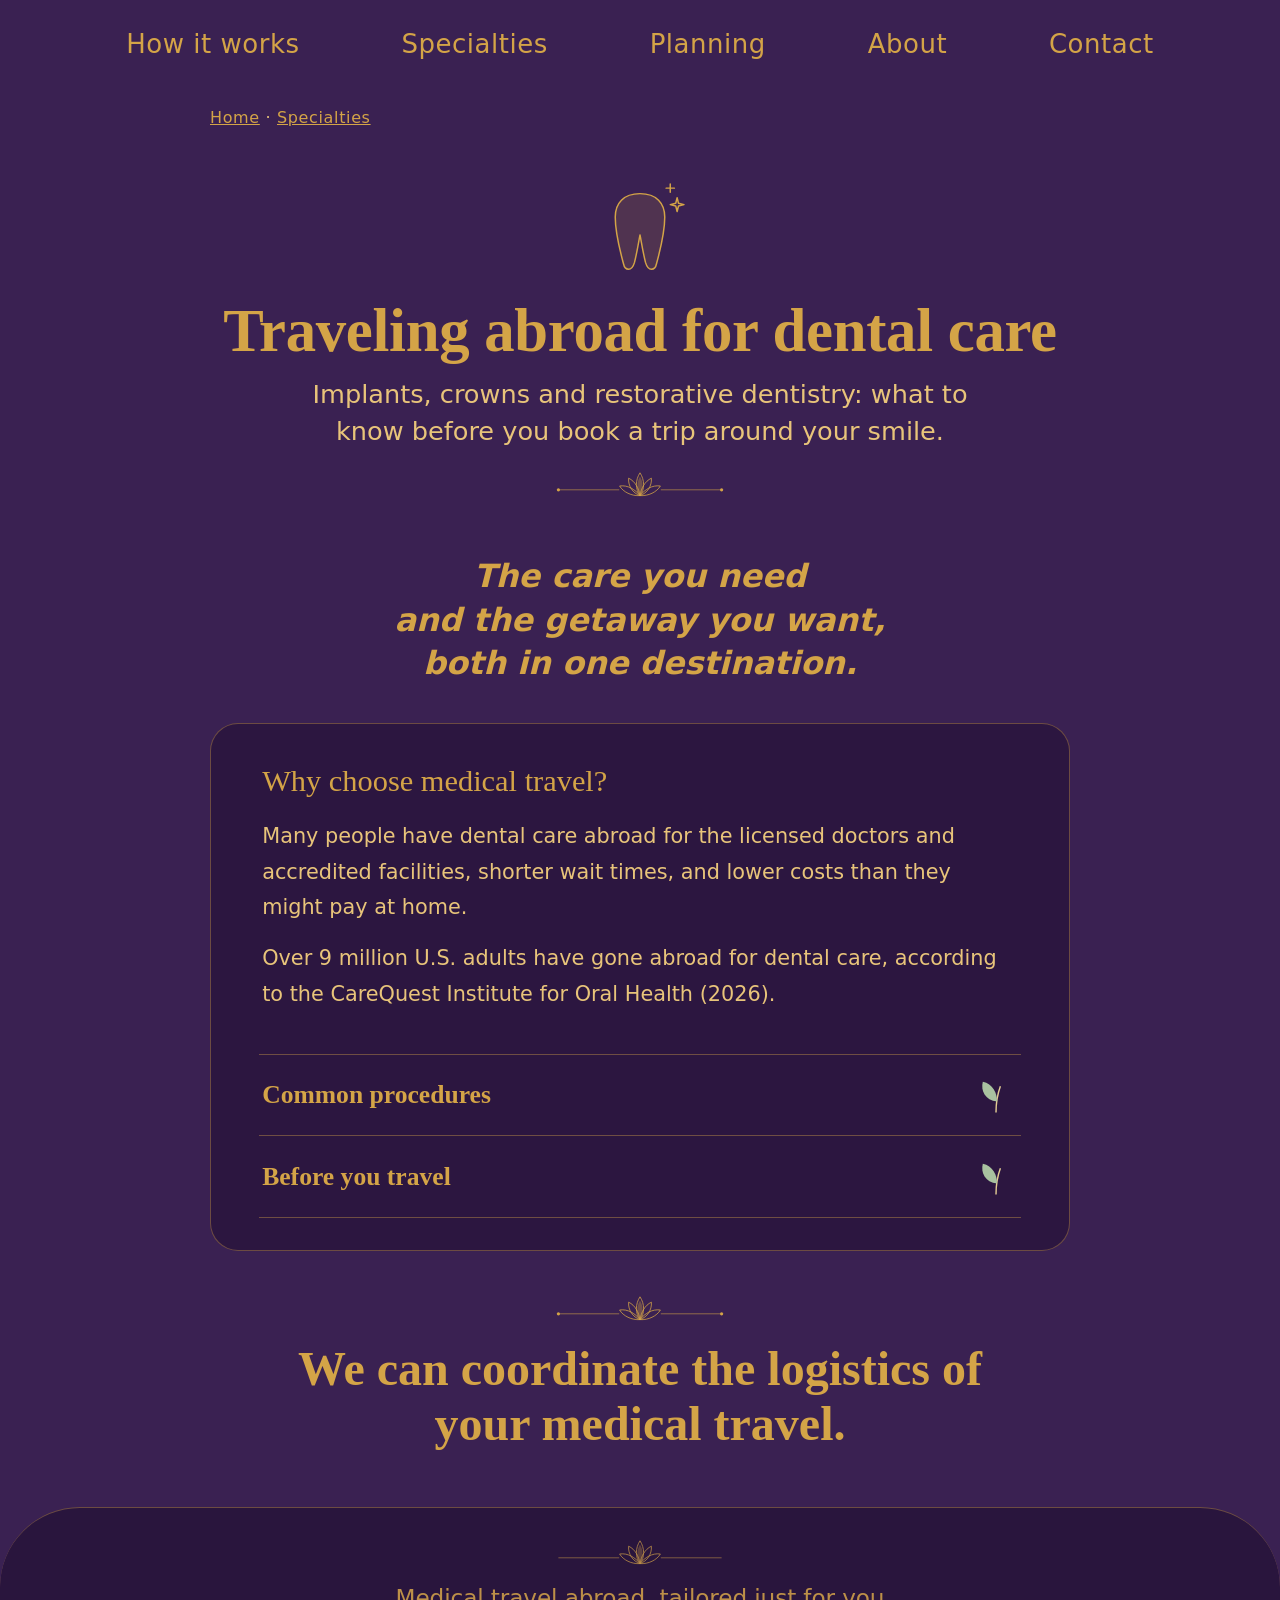
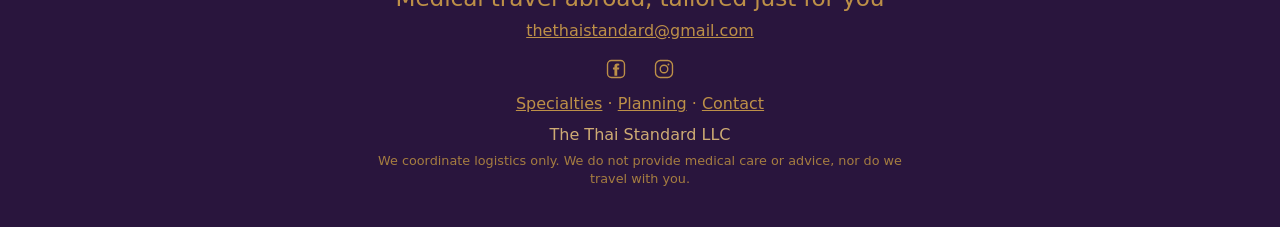
<file: guides/dental.html>
<!DOCTYPE html>
<html lang="en">
<head>
<meta charset="utf-8">
<meta name="viewport" content="width=device-width, initial-scale=1">
<meta name="robots" content="index, follow">
<title>Traveling abroad for dental care | The Thai Standard</title>
<meta name="description" content="Implants, crowns and restorative dentistry: what to know before you book a trip around your smile.">
<link rel="canonical" href="https://thethaistandard.com/guides/dental.html">
<meta property="og:site_name" content="The Thai Standard">
<meta property="og:title" content="Traveling abroad for dental care | The Thai Standard">
<meta property="og:description" content="Implants, crowns and restorative dentistry: what to know before you book a trip around your smile.">
<meta property="og:image" content="https://thethaistandard.com/assets/og-share.jpg">
<meta name="theme-color" content="#3A2152">
<link rel="icon" href="data:image/svg+xml,%3Csvg xmlns='http://www.w3.org/2000/svg' viewBox='0 0 24 24'%3E%3Cpath d='M12 21 L12 13' stroke='%23D4A447' stroke-width='1.4'/%3E%3Cpath d='M12 14 C7 14 5 10 6 6 C10 7 12 10 12 14Z' fill='%23A9C2A0'/%3E%3Cpath d='M12 12 C16.5 12 19 8.5 18 4.5 C14 5.5 12 8 12 12Z' fill='%23E8C47A'/%3E%3C/svg%3E">
<link rel="stylesheet" href="../styles.css?v=1453">
<link rel="stylesheet" href="../guides.css?v=13">
<link rel="stylesheet" href="../layers.css?v=7">
<style id="leaf-toggles">
.g-hero h1{font-size:clamp(2.4rem,5.4vw,3.8rem) !important;font-weight:700 !important}
details.l-sec > summary::after{content:"" !important;width:44px;height:44px;background:url("data:image/svg+xml,%3Csvg%20xmlns%3D%22http%3A//www.w3.org/2000/svg%22%20viewBox%3D%220%200%2040%2040%22%3E%3Cpath%20d%3D%22M20%2036%20C20%2028%2021%2020%2024%2012%22%20stroke%3D%22%23E3CC93%22%20stroke-width%3D%221.3%22%20fill%3D%22none%22/%3E%3Cpath%20d%3D%22M21%2026%20C10%2025%206%2016%208%208%20C17%2010%2021%2018%2021%2026Z%22%20fill%3D%22%23A9C2A0%22/%3E%3C/svg%3E") center/contain no-repeat;transition:transform .25s}
details.l-sec[open] > summary::after{content:"" !important;background-image:url("data:image/svg+xml,%3Csvg%20xmlns%3D%22http%3A//www.w3.org/2000/svg%22%20viewBox%3D%220%200%2040%2040%22%3E%3Cpath%20d%3D%22M20%2038%20C20%2028%2020%2018%2020%208%22%20stroke%3D%22%23E3CC93%22%20stroke-width%3D%221.3%22%20fill%3D%22none%22/%3E%3Cpath%20d%3D%22M20%2030%20C10%2030%205%2023%206%2016%20C14%2017%2019%2023%2020%2030Z%22%20fill%3D%22%23A9C2A0%22/%3E%3Cpath%20d%3D%22M20%2026%20C30%2026%2035%2019%2034%2012%20C26%2013%2021%2019%2020%2026Z%22%20fill%3D%22%23A9C2A0%22%20opacity%3D%22.9%22/%3E%3Cpath%20d%3D%22M20%2015%20C15%2012%2014%206%2017%202%20C21%205%2022%2010%2020%2015Z%22%20fill%3D%22%23E8D29C%22/%3E%3C/svg%3E")}
.topbar-in{justify-content:center !important}
.topbar nav{width:100% !important;flex:1 1 auto !important}
.topbar nav ul{display:flex !important;justify-content:space-evenly !important;width:100% !important;margin:0 !important;padding:0 !important}

.g-close .btn{position:relative}
.g-close .btn::before,.g-close .btn::after{content:"";position:absolute;top:50%;width:48px;height:48px;transform:translateY(-50%);background:url("data:image/svg+xml,%3Csvg%20xmlns%3D%22http%3A//www.w3.org/2000/svg%22%20viewBox%3D%220%200%2040%2040%22%3E%3Cpath%20d%3D%22M20%2038%20C20%2028%2020%2018%2020%208%22%20stroke%3D%22%23E3CC93%22%20stroke-width%3D%221.3%22%20fill%3D%22none%22/%3E%3Cpath%20d%3D%22M20%2030%20C10%2030%205%2023%206%2016%20C14%2017%2019%2023%2020%2030Z%22%20fill%3D%22%23A9C2A0%22/%3E%3Cpath%20d%3D%22M20%2026%20C30%2026%2035%2019%2034%2012%20C26%2013%2021%2019%2020%2026Z%22%20fill%3D%22%23A9C2A0%22%20opacity%3D%22.9%22/%3E%3Cpath%20d%3D%22M20%2015%20C15%2012%2014%206%2017%202%20C21%205%2022%2010%2020%2015Z%22%20fill%3D%22%23E8D29C%22/%3E%3C/svg%3E") center/contain no-repeat;pointer-events:none}
.g-close .btn::before{right:calc(100% + 14px)}
.g-close .btn::after{left:calc(100% + 14px);transform:translateY(-50%) scaleX(-1)}
</style>
</head>
<body>
<svg width="0" height="0" style="position:absolute" aria-hidden="true" focusable="false">
  <defs>
    <symbol id="sprig" viewBox="0 0 100 130">
      <path d="M50 125 C50 90 52 50 70 10" stroke="#D4A447" stroke-width="1.2" fill="none" opacity=".85"/>
      <path d="M51 95 C30 92 22 76 26 62 C42 66 50 80 51 95Z" fill="#A9C2A0" opacity=".75"/>
      <path d="M53 75 C72 72 82 58 80 44 C64 47 55 60 53 75Z" fill="#A9C2A0" opacity=".85"/>
      <path d="M58 50 C40 46 36 32 40 20 C54 26 59 38 58 50Z" fill="#E8C47A" opacity=".85"/>
      <path d="M64 30 C78 26 84 16 82 6 C70 9 65 18 64 30Z" fill="#D4A447" opacity=".85"/>
      <circle cx="30" cy="112" r="4" fill="#D4A447" opacity=".85"/><circle cx="78" cy="98" r="2.5" fill="#E8C47A" opacity=".85"/>
    </symbol>
    <symbol id="blossom" viewBox="0 0 40 40">
      <g fill="#E9BFD3" opacity=".9">
        <ellipse cx="20" cy="10" rx="6" ry="9"/>
        <ellipse cx="20" cy="10" rx="6" ry="9" transform="rotate(72 20 20)"/>
        <ellipse cx="20" cy="10" rx="6" ry="9" transform="rotate(144 20 20)"/>
        <ellipse cx="20" cy="10" rx="6" ry="9" transform="rotate(216 20 20)"/>
        <ellipse cx="20" cy="10" rx="6" ry="9" transform="rotate(288 20 20)"/>
      </g>
      <circle cx="20" cy="20" r="3.6" fill="#D4A447"/>
    </symbol>
    <symbol id="branch" viewBox="0 0 160 120">
      <path d="M4 112 C40 96 78 70 152 14" stroke="#D4A447" stroke-width="1.2" fill="none" opacity=".85"/>
      <path d="M40 92 C34 74 42 60 56 56 C58 72 52 86 40 92Z" fill="#A9C2A0" opacity=".7"/>
      <path d="M62 78 C78 84 92 78 98 66 C84 62 70 66 62 78Z" fill="#A9C2A0" opacity=".85"/>
      <path d="M88 56 C84 38 92 26 104 22 C106 38 100 50 88 56Z" fill="#E8C47A" opacity=".85"/>
      <path d="M112 40 C126 44 138 38 142 28 C130 24 118 28 112 40Z" fill="#D4A447" opacity=".85"/>
      <circle cx="22" cy="96" r="3" fill="#D4A447" opacity=".85"/>
    </symbol>
    <symbol id="sprig-gold" viewBox="0 0 100 130">
      <path d="M50 125 C50 90 52 50 70 10" stroke="#D4A447" stroke-width="1.4" fill="none" opacity=".9"/>
      <path d="M51 95 C30 92 22 76 26 62 C42 66 50 80 51 95Z" fill="#E8C47A" opacity=".85"/>
      <path d="M53 75 C72 72 82 58 80 44 C64 47 55 60 53 75Z" fill="#A9C2A0" opacity=".75"/>
      <path d="M58 50 C40 46 36 32 40 20 C54 26 59 38 58 50Z" fill="#E8C47A" opacity=".6"/>
      <path d="M64 30 C78 26 84 16 82 6 C70 9 65 18 64 30Z" fill="#E8C47A" opacity=".9"/>
      <circle cx="30" cy="112" r="4" fill="#E8C47A" opacity=".7"/><circle cx="78" cy="98" r="2.5" fill="#E8C47A" opacity=".6"/>
    </symbol>
    <symbol id="seigaiha" viewBox="0 0 240 160">
      <g fill="none" stroke="#7E5AA6" stroke-width="2">
        <g id="sw"><circle cx="0" cy="0" r="38"/><circle cx="0" cy="0" r="28"/><circle cx="0" cy="0" r="18"/><circle cx="0" cy="0" r="8"/></g>
      </g>
    </symbol>
    <symbol id="lotus" viewBox="0 0 80 50">
      <g fill="none" stroke="#D4A447" stroke-width="1.3" stroke-linejoin="round">
        <path d="M40 44 C32 34 32 18 40 6 C48 18 48 34 40 44Z"/>
        <path d="M40 44 C28 40 20 28 21 15 C32 20 38 32 40 44Z"/>
        <path d="M40 44 C52 40 60 28 59 15 C48 20 42 32 40 44Z"/>
        <path d="M40 44 C26 45 12 38 6 28 C20 26 32 34 40 44Z"/>
        <path d="M40 44 C54 45 68 38 74 28 C60 26 48 34 40 44Z"/>
      </g>
      <path d="M40 44 C34 36 34 22 40 12 C46 22 46 36 40 44Z" fill="#D4A447" opacity=".35"/>
    </symbol>
    <symbol id="plum-branch" viewBox="0 0 220 140">
      <path d="M2 130 C50 118 80 96 110 80 C140 64 170 40 216 18" stroke="#8C68B4" stroke-width="3" fill="none" stroke-linecap="round"/>
      <path d="M110 80 C116 60 128 48 146 40" stroke="#8C68B4" stroke-width="2" fill="none" stroke-linecap="round"/>
      <path d="M60 110 C62 96 70 88 82 84" stroke="#8C68B4" stroke-width="1.6" fill="none" stroke-linecap="round"/>
      <g fill="#E9BFD3" opacity=".75">
        <g transform="translate(146 40)"><circle cx="0" cy="-6" r="5"/><circle cx="5.7" cy="-1.9" r="5"/><circle cx="3.5" cy="4.9" r="5"/><circle cx="-3.5" cy="4.9" r="5"/><circle cx="-5.7" cy="-1.9" r="5"/></g>
        <g transform="translate(82 84) scale(.8)"><circle cx="0" cy="-6" r="5"/><circle cx="5.7" cy="-1.9" r="5"/><circle cx="3.5" cy="4.9" r="5"/><circle cx="-3.5" cy="4.9" r="5"/><circle cx="-5.7" cy="-1.9" r="5"/></g>
        <g transform="translate(190 30) scale(.7)"><circle cx="0" cy="-6" r="5"/><circle cx="5.7" cy="-1.9" r="5"/><circle cx="3.5" cy="4.9" r="5"/><circle cx="-3.5" cy="4.9" r="5"/><circle cx="-5.7" cy="-1.9" r="5"/></g>
      </g>
      <g fill="#D4A447"><circle cx="146" cy="40" r="2.2"/><circle cx="82" cy="84" r="1.8"/><circle cx="190" cy="30" r="1.6"/><circle cx="120" cy="72" r="2.4" opacity=".7"/><circle cx="166" cy="50" r="2" opacity=".6"/></g>
    </symbol>
    <symbol id="asanoha" viewBox="0 0 100 100">
      <g fill="none" stroke="#7E5AA6" stroke-width="1.4">
        <polygon points="50,4 90,27 90,73 50,96 10,73 10,27"/>
        <path d="M50 50 L50 4 M50 50 L90 27 M50 50 L90 73 M50 50 L50 96 M50 50 L10 73 M50 50 L10 27"/>
        <path d="M50 50 L30 15.5 M50 50 L70 15.5 M50 50 L90 50 M50 50 L70 84.5 M50 50 L30 84.5 M50 50 L10 50"/>
      </g>
    </symbol>
    <symbol id="lilac-branch" viewBox="0 0 200 60">
      <path d="M4 34 C30 22 52 44 80 32 C108 20 128 40 156 28 C170 22 184 24 196 28" stroke="#B79AD8" stroke-width="2.2" fill="none" stroke-linecap="round"/>
      <path d="M62 38 C66 48 74 52 84 52" stroke="#B79AD8" stroke-width="1.4" fill="none" stroke-linecap="round"/>
      <path d="M118 28 C120 18 128 12 138 10" stroke="#B79AD8" stroke-width="1.4" fill="none" stroke-linecap="round"/>
      <g fill="#A9C2A0"><path d="M30 28 C26 18 32 10 40 8 C42 18 38 26 30 28Z"/><path d="M100 26 C108 34 118 34 124 30 C118 22 108 20 100 26Z"/><path d="M168 24 C164 14 170 8 178 6 C180 14 176 22 168 24Z"/></g>
      <g fill="#D4BCEB"><g transform="translate(84 52) scale(0.9)"><circle cx="0" cy="-5" r="4.2"/><circle cx="4.8" cy="-1.6" r="4.2"/><circle cx="3" cy="4.1" r="4.2"/><circle cx="-3" cy="4.1" r="4.2"/><circle cx="-4.8" cy="-1.6" r="4.2"/></g><g transform="translate(138 10) scale(0.9)"><circle cx="0" cy="-5" r="4.2"/><circle cx="4.8" cy="-1.6" r="4.2"/><circle cx="3" cy="4.1" r="4.2"/><circle cx="-3" cy="4.1" r="4.2"/><circle cx="-4.8" cy="-1.6" r="4.2"/></g><g transform="translate(50 38) scale(0.7)"><circle cx="0" cy="-5" r="4.2"/><circle cx="4.8" cy="-1.6" r="4.2"/><circle cx="3" cy="4.1" r="4.2"/><circle cx="-3" cy="4.1" r="4.2"/><circle cx="-4.8" cy="-1.6" r="4.2"/></g><g transform="translate(196 28) scale(0.75)"><circle cx="0" cy="-5" r="4.2"/><circle cx="4.8" cy="-1.6" r="4.2"/><circle cx="3" cy="4.1" r="4.2"/><circle cx="-3" cy="4.1" r="4.2"/><circle cx="-4.8" cy="-1.6" r="4.2"/></g></g>
      <g fill="#D4A447"><circle cx="84" cy="52" r="1.6"/><circle cx="138" cy="10" r="1.6"/><circle cx="50" cy="38" r="1.2"/><circle cx="196" cy="28" r="1.3"/></g>
    </symbol>
  </defs>
</svg>
<div class="page">
<header class="topbar"><div class="wrap topbar-in"><nav aria-label="Main"><ul>
<li><a href="../index.html#packages">How it works</a></li>
<li><a href="../specialties.html">Specialties</a></li>
<li><a href="medical-travel-checklist.html">Planning</a></li>
<li><a href="../index.html#about">About</a></li>
<li><a href="../contact.html">Contact</a></li>
</ul></nav></div></header>
<main class="g-main">
<div class="g-wrap">
<p class="g-crumb"><a href="../index.html">Home</a> · <a href="../specialties.html">Specialties</a></p>
<div class="g-hero"><svg class="g-hero-illust" viewBox="0 0 160 160" width="150" height="150" role="img" aria-label="Tooth with a sparkle" fill="none" stroke="#D4A447" stroke-width="2.15" stroke-linecap="round" stroke-linejoin="round"><path d="M80 30 C56 30 44 44 44 64 C44 86 50 110 56 132 C58 142 68 144 72 130 C76 114 78 100 80 90 C82 100 84 114 88 130 C92 144 102 142 104 132 C110 110 116 86 116 64 C116 44 104 30 80 30Z" fill="rgba(212,164,71,.14)" /><path d="M124 28 L124 16 M118 22 L130 22" /><path d="M132 44 L134 36 L136 44 L144 46 L136 48 L134 56 L132 48 L124 46 Z" /></svg><h1>Traveling abroad for dental care</h1><p class="g-sub">Implants, crowns and restorative dentistry: what to know before you book a trip around your smile.</p><svg class="g-lotus" viewBox="0 0 220 40" aria-hidden="true"><path d="M8 26 H84 M136 26 H212" stroke="#D4A447" stroke-width=".9" opacity=".8"/><circle cx="8" cy="26" r="2" fill="#D4A447"/><circle cx="212" cy="26" r="2" fill="#D4A447"/><use href="#lotus" x="80" y="0" width="60" height="38"/></svg></div>
<div class="l-surface"><p class="l-cost" style="font-style:italic !important"><span style="white-space:nowrap">The care you need</span> <span style="white-space:nowrap">and the getaway you want,</span> <span style="white-space:nowrap">both in one destination.</span></p></div>
<article class="g-art l-art">
<div class="l-intro"><h2>Why choose medical travel?</h2>
<p>Many people have dental care abroad for the licensed doctors and accredited facilities, shorter wait times, and lower costs than they might pay at home.</p>
<p>Over 9 million U.S. adults have gone abroad for dental care, according to the CareQuest Institute for Oral Health (2026).</p>
</div>
<details class="l-sec"><summary>Common procedures</summary><div class="l-sec-in"><ul>
<li>Implants and dentures</li>
<li>Crowns, bridges and veneers</li>
<li>Root canal treatment</li>
<li>Full-mouth restoration</li>
</ul></div></details>
<details class="l-sec"><summary>Before you travel</summary><div class="l-sec-in"><ul>
<li>Have a visit with your home dentist, if appropriate.</li>
<li>Choose your dentist abroad and complete your consultation. Arrange for your records to be sent securely and digitally to their office.</li>
<li>Discuss the plan for follow-up care with your home dentist and your dentist abroad.</li>
<li>Make sure your travel documents are in order and you secure travel insurance before your trip.</li>
</ul>
<p><a href="medical-travel-checklist.html">Planning your medical travel abroad</a></p>
</div></details>
</article>
<section class="g-close" aria-label="We can help"><svg class="g-lotus" viewBox="0 0 220 40" aria-hidden="true"><path d="M8 26 H84 M136 26 H212" stroke="#D4A447" stroke-width=".9" opacity=".8"/><circle cx="8" cy="26" r="2" fill="#D4A447"/><circle cx="212" cy="26" r="2" fill="#D4A447"/><use href="#lotus" x="80" y="0" width="60" height="38"/></svg><h2 class="g-close-h"><a href="../contact.html">We can coordinate the logistics of your medical travel.</a></h2></section>
</div>
</main>
<footer class="site-foot">
<div class="wrap">
<svg class="foot-leaves lotus-div" viewBox="0 0 220 40" aria-hidden="true"><path d="M8 26 H84 M136 26 H212" stroke="#D4A447" stroke-width=".9" opacity=".8"/><use href="#lotus" x="80" y="0" width="60" height="38"/></svg>
<p class="page-motto">Medical travel abroad,<wbr> <em>tailored just for you</em></p>
<p class="g-email"><a href="mailto:thethaistandard@gmail.com">thethaistandard@gmail.com</a></p>
<p class="g-social">
<a class="g-social-link" href="https://www.facebook.com/profile.php?id=61596089040519" target="_blank" rel="noopener" aria-label="The Thai Standard on Facebook"><svg viewBox="0 0 24 24" aria-hidden="true" focusable="false"><rect x="2.75" y="2.75" width="18.5" height="18.5" rx="4.25" fill="none" stroke="currentColor" stroke-width="1.5"/><path d="M13.35 19.25v-6.7h1.95l.3-2.1h-2.25V9.15c0-.6.16-1.02.98-1.02h1.22V6.22A14.6 14.6 0 0 0 13.18 6c-1.72 0-2.9 1.05-2.9 2.98v1.47H8.7v2.1h1.58v6.7h3.07z" fill="currentColor" stroke="none"/></svg></a>
<a class="g-social-link" href="https://www.instagram.com/thethaistandard/" target="_blank" rel="noopener" aria-label="The Thai Standard on Instagram"><svg viewBox="0 0 24 24" aria-hidden="true" focusable="false" fill="none" stroke="currentColor" stroke-width="1.5" stroke-linecap="round" stroke-linejoin="round"><rect x="2.75" y="2.75" width="18.5" height="18.5" rx="5.25"/><circle cx="12" cy="12" r="4.15"/><circle cx="16.85" cy="7.15" r="1.05" fill="currentColor" stroke="none"/></svg></a>
</p>
<p class="g-foot-links"><a href="../specialties.html">Specialties</a> · <a href="medical-travel-checklist.html">Planning</a> · <a href="../contact.html">Contact</a></p>
<p class="g-llc">The Thai Standard LLC</p>
<p class="g-foot-legal">We coordinate logistics only. We do not provide medical care or advice, nor do we travel with you.</p>
</div>
</footer>
</div>
</body>
</html>
</file>
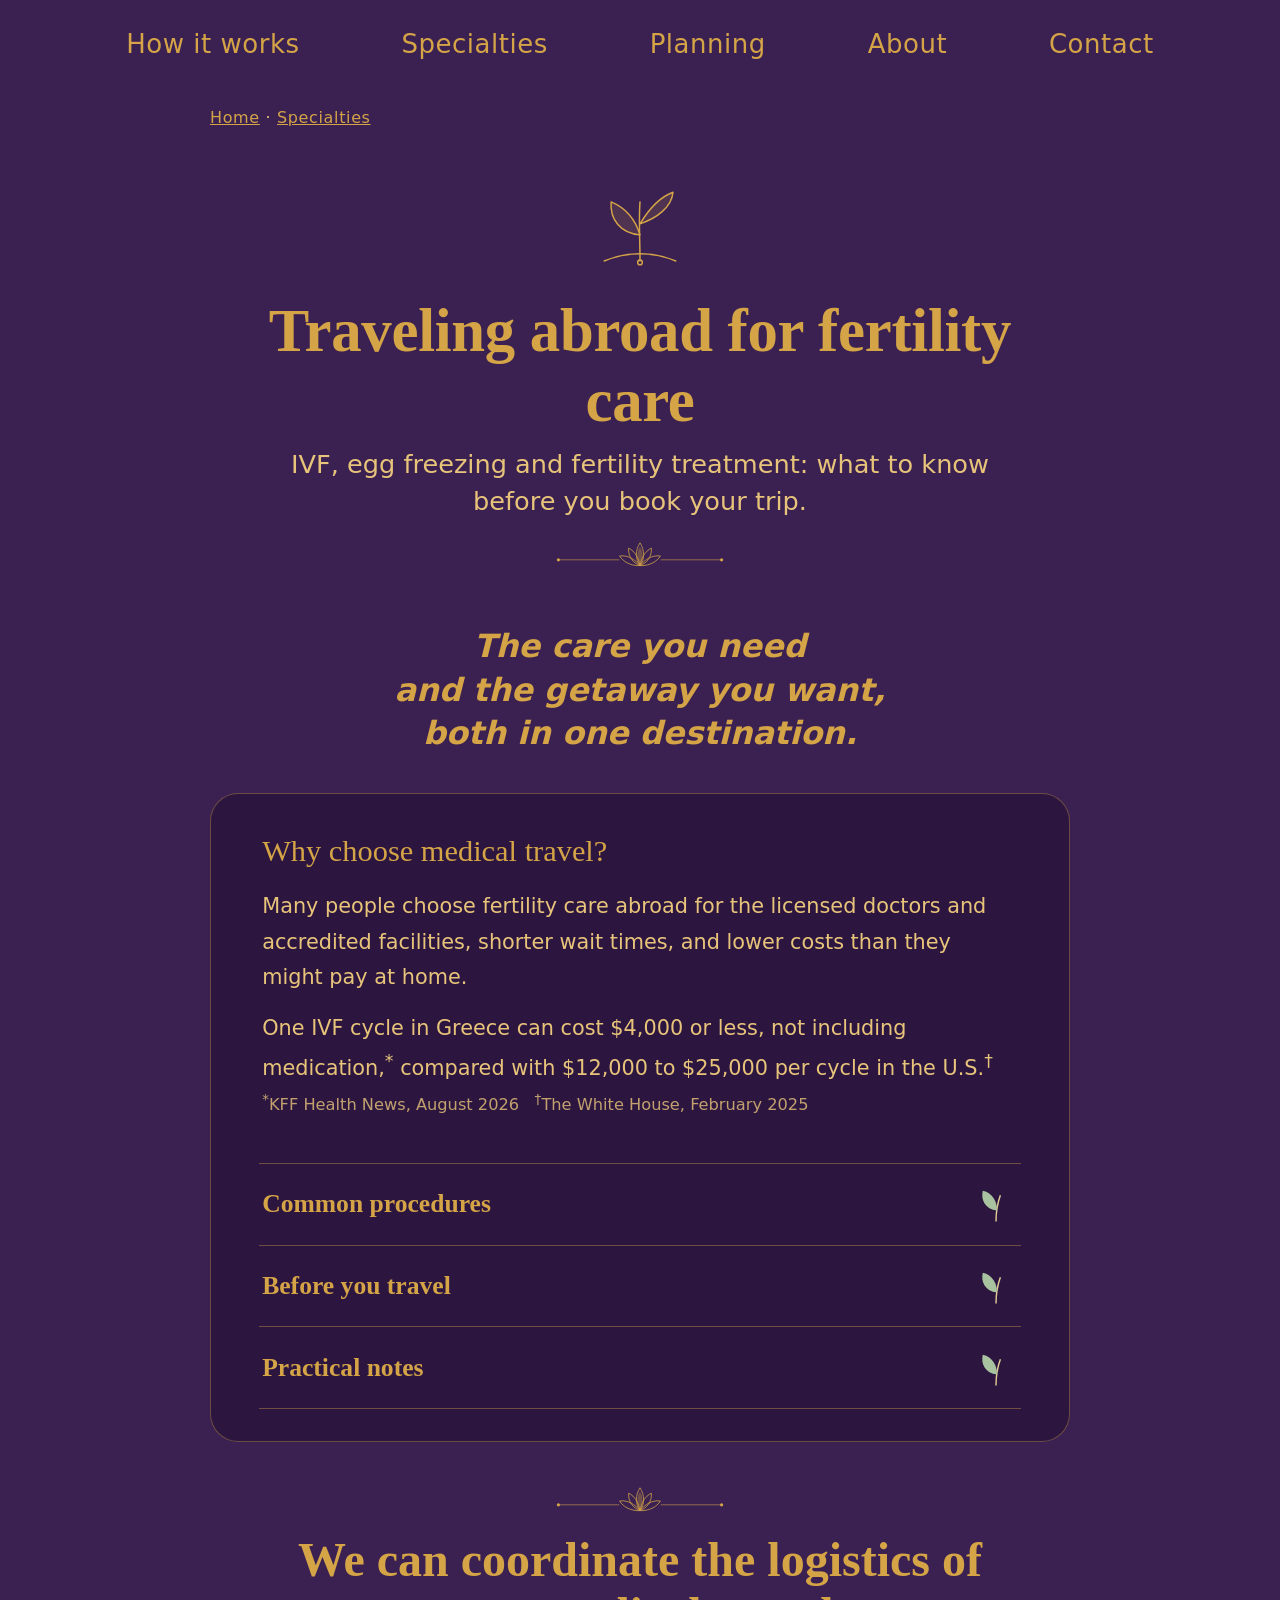
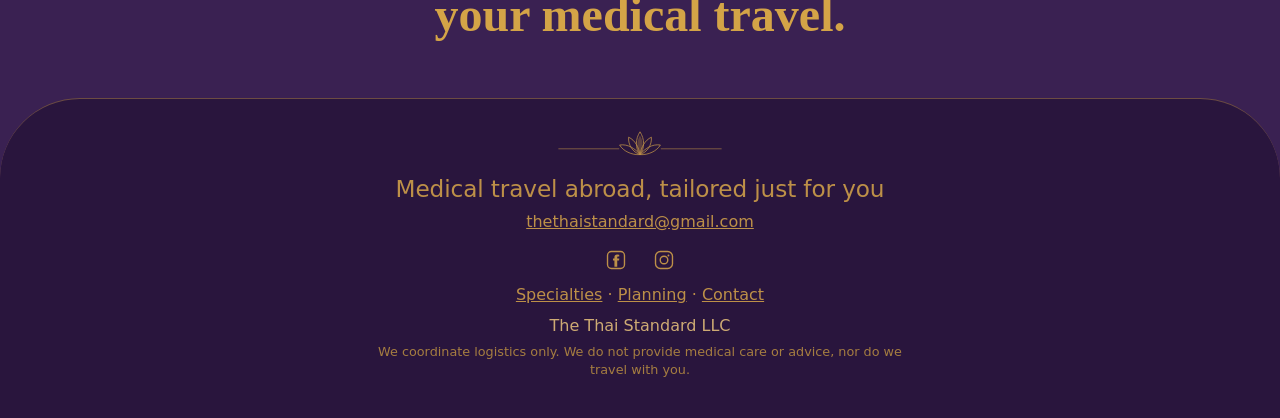
<file: guides/fertility-ivf.html>
<!DOCTYPE html>
<html lang="en">
<head>
<meta charset="utf-8">
<meta name="viewport" content="width=device-width, initial-scale=1">
<meta name="robots" content="index, follow">
<title>Traveling abroad for fertility care | The Thai Standard</title>
<meta name="description" content="IVF, egg freezing and fertility treatment: what to know before you book your trip.">
<link rel="canonical" href="https://thethaistandard.com/guides/fertility-ivf.html">
<meta property="og:site_name" content="The Thai Standard">
<meta property="og:title" content="Traveling abroad for fertility care | The Thai Standard">
<meta property="og:description" content="IVF, egg freezing and fertility treatment: what to know before you book your trip.">
<meta property="og:image" content="https://thethaistandard.com/assets/og-share.jpg">
<meta name="theme-color" content="#3A2152">
<link rel="icon" href="data:image/svg+xml,%3Csvg xmlns='http://www.w3.org/2000/svg' viewBox='0 0 24 24'%3E%3Cpath d='M12 21 L12 13' stroke='%23D4A447' stroke-width='1.4'/%3E%3Cpath d='M12 14 C7 14 5 10 6 6 C10 7 12 10 12 14Z' fill='%23A9C2A0'/%3E%3Cpath d='M12 12 C16.5 12 19 8.5 18 4.5 C14 5.5 12 8 12 12Z' fill='%23E8C47A'/%3E%3C/svg%3E">
<link rel="stylesheet" href="../styles.css?v=1453">
<link rel="stylesheet" href="../guides.css?v=13">
<link rel="stylesheet" href="../layers.css?v=7">
<style id="leaf-toggles">
.g-hero h1{font-size:clamp(2.4rem,5.4vw,3.8rem) !important;font-weight:700 !important}
details.l-sec > summary::after{content:"" !important;width:44px;height:44px;background:url("data:image/svg+xml,%3Csvg%20xmlns%3D%22http%3A//www.w3.org/2000/svg%22%20viewBox%3D%220%200%2040%2040%22%3E%3Cpath%20d%3D%22M20%2036%20C20%2028%2021%2020%2024%2012%22%20stroke%3D%22%23E3CC93%22%20stroke-width%3D%221.3%22%20fill%3D%22none%22/%3E%3Cpath%20d%3D%22M21%2026%20C10%2025%206%2016%208%208%20C17%2010%2021%2018%2021%2026Z%22%20fill%3D%22%23A9C2A0%22/%3E%3C/svg%3E") center/contain no-repeat;transition:transform .25s}
details.l-sec[open] > summary::after{content:"" !important;background-image:url("data:image/svg+xml,%3Csvg%20xmlns%3D%22http%3A//www.w3.org/2000/svg%22%20viewBox%3D%220%200%2040%2040%22%3E%3Cpath%20d%3D%22M20%2038%20C20%2028%2020%2018%2020%208%22%20stroke%3D%22%23E3CC93%22%20stroke-width%3D%221.3%22%20fill%3D%22none%22/%3E%3Cpath%20d%3D%22M20%2030%20C10%2030%205%2023%206%2016%20C14%2017%2019%2023%2020%2030Z%22%20fill%3D%22%23A9C2A0%22/%3E%3Cpath%20d%3D%22M20%2026%20C30%2026%2035%2019%2034%2012%20C26%2013%2021%2019%2020%2026Z%22%20fill%3D%22%23A9C2A0%22%20opacity%3D%22.9%22/%3E%3Cpath%20d%3D%22M20%2015%20C15%2012%2014%206%2017%202%20C21%205%2022%2010%2020%2015Z%22%20fill%3D%22%23E8D29C%22/%3E%3C/svg%3E")}
.topbar-in{justify-content:center !important}
.topbar nav{width:100% !important;flex:1 1 auto !important}
.topbar nav ul{display:flex !important;justify-content:space-evenly !important;width:100% !important;margin:0 !important;padding:0 !important}

.g-close .btn{position:relative}
.g-close .btn::before,.g-close .btn::after{content:"";position:absolute;top:50%;width:48px;height:48px;transform:translateY(-50%);background:url("data:image/svg+xml,%3Csvg%20xmlns%3D%22http%3A//www.w3.org/2000/svg%22%20viewBox%3D%220%200%2040%2040%22%3E%3Cpath%20d%3D%22M20%2038%20C20%2028%2020%2018%2020%208%22%20stroke%3D%22%23E3CC93%22%20stroke-width%3D%221.3%22%20fill%3D%22none%22/%3E%3Cpath%20d%3D%22M20%2030%20C10%2030%205%2023%206%2016%20C14%2017%2019%2023%2020%2030Z%22%20fill%3D%22%23A9C2A0%22/%3E%3Cpath%20d%3D%22M20%2026%20C30%2026%2035%2019%2034%2012%20C26%2013%2021%2019%2020%2026Z%22%20fill%3D%22%23A9C2A0%22%20opacity%3D%22.9%22/%3E%3Cpath%20d%3D%22M20%2015%20C15%2012%2014%206%2017%202%20C21%205%2022%2010%2020%2015Z%22%20fill%3D%22%23E8D29C%22/%3E%3C/svg%3E") center/contain no-repeat;pointer-events:none}
.g-close .btn::before{right:calc(100% + 14px)}
.g-close .btn::after{left:calc(100% + 14px);transform:translateY(-50%) scaleX(-1)}
</style>
</head>
<body>
<svg width="0" height="0" style="position:absolute" aria-hidden="true" focusable="false">
  <defs>
    <symbol id="sprig" viewBox="0 0 100 130">
      <path d="M50 125 C50 90 52 50 70 10" stroke="#D4A447" stroke-width="1.2" fill="none" opacity=".85"/>
      <path d="M51 95 C30 92 22 76 26 62 C42 66 50 80 51 95Z" fill="#A9C2A0" opacity=".75"/>
      <path d="M53 75 C72 72 82 58 80 44 C64 47 55 60 53 75Z" fill="#A9C2A0" opacity=".85"/>
      <path d="M58 50 C40 46 36 32 40 20 C54 26 59 38 58 50Z" fill="#E8C47A" opacity=".85"/>
      <path d="M64 30 C78 26 84 16 82 6 C70 9 65 18 64 30Z" fill="#D4A447" opacity=".85"/>
      <circle cx="30" cy="112" r="4" fill="#D4A447" opacity=".85"/><circle cx="78" cy="98" r="2.5" fill="#E8C47A" opacity=".85"/>
    </symbol>
    <symbol id="blossom" viewBox="0 0 40 40">
      <g fill="#E9BFD3" opacity=".9">
        <ellipse cx="20" cy="10" rx="6" ry="9"/>
        <ellipse cx="20" cy="10" rx="6" ry="9" transform="rotate(72 20 20)"/>
        <ellipse cx="20" cy="10" rx="6" ry="9" transform="rotate(144 20 20)"/>
        <ellipse cx="20" cy="10" rx="6" ry="9" transform="rotate(216 20 20)"/>
        <ellipse cx="20" cy="10" rx="6" ry="9" transform="rotate(288 20 20)"/>
      </g>
      <circle cx="20" cy="20" r="3.6" fill="#D4A447"/>
    </symbol>
    <symbol id="branch" viewBox="0 0 160 120">
      <path d="M4 112 C40 96 78 70 152 14" stroke="#D4A447" stroke-width="1.2" fill="none" opacity=".85"/>
      <path d="M40 92 C34 74 42 60 56 56 C58 72 52 86 40 92Z" fill="#A9C2A0" opacity=".7"/>
      <path d="M62 78 C78 84 92 78 98 66 C84 62 70 66 62 78Z" fill="#A9C2A0" opacity=".85"/>
      <path d="M88 56 C84 38 92 26 104 22 C106 38 100 50 88 56Z" fill="#E8C47A" opacity=".85"/>
      <path d="M112 40 C126 44 138 38 142 28 C130 24 118 28 112 40Z" fill="#D4A447" opacity=".85"/>
      <circle cx="22" cy="96" r="3" fill="#D4A447" opacity=".85"/>
    </symbol>
    <symbol id="sprig-gold" viewBox="0 0 100 130">
      <path d="M50 125 C50 90 52 50 70 10" stroke="#D4A447" stroke-width="1.4" fill="none" opacity=".9"/>
      <path d="M51 95 C30 92 22 76 26 62 C42 66 50 80 51 95Z" fill="#E8C47A" opacity=".85"/>
      <path d="M53 75 C72 72 82 58 80 44 C64 47 55 60 53 75Z" fill="#A9C2A0" opacity=".75"/>
      <path d="M58 50 C40 46 36 32 40 20 C54 26 59 38 58 50Z" fill="#E8C47A" opacity=".6"/>
      <path d="M64 30 C78 26 84 16 82 6 C70 9 65 18 64 30Z" fill="#E8C47A" opacity=".9"/>
      <circle cx="30" cy="112" r="4" fill="#E8C47A" opacity=".7"/><circle cx="78" cy="98" r="2.5" fill="#E8C47A" opacity=".6"/>
    </symbol>
    <symbol id="seigaiha" viewBox="0 0 240 160">
      <g fill="none" stroke="#7E5AA6" stroke-width="2">
        <g id="sw"><circle cx="0" cy="0" r="38"/><circle cx="0" cy="0" r="28"/><circle cx="0" cy="0" r="18"/><circle cx="0" cy="0" r="8"/></g>
      </g>
    </symbol>
    <symbol id="lotus" viewBox="0 0 80 50">
      <g fill="none" stroke="#D4A447" stroke-width="1.3" stroke-linejoin="round">
        <path d="M40 44 C32 34 32 18 40 6 C48 18 48 34 40 44Z"/>
        <path d="M40 44 C28 40 20 28 21 15 C32 20 38 32 40 44Z"/>
        <path d="M40 44 C52 40 60 28 59 15 C48 20 42 32 40 44Z"/>
        <path d="M40 44 C26 45 12 38 6 28 C20 26 32 34 40 44Z"/>
        <path d="M40 44 C54 45 68 38 74 28 C60 26 48 34 40 44Z"/>
      </g>
      <path d="M40 44 C34 36 34 22 40 12 C46 22 46 36 40 44Z" fill="#D4A447" opacity=".35"/>
    </symbol>
    <symbol id="plum-branch" viewBox="0 0 220 140">
      <path d="M2 130 C50 118 80 96 110 80 C140 64 170 40 216 18" stroke="#8C68B4" stroke-width="3" fill="none" stroke-linecap="round"/>
      <path d="M110 80 C116 60 128 48 146 40" stroke="#8C68B4" stroke-width="2" fill="none" stroke-linecap="round"/>
      <path d="M60 110 C62 96 70 88 82 84" stroke="#8C68B4" stroke-width="1.6" fill="none" stroke-linecap="round"/>
      <g fill="#E9BFD3" opacity=".75">
        <g transform="translate(146 40)"><circle cx="0" cy="-6" r="5"/><circle cx="5.7" cy="-1.9" r="5"/><circle cx="3.5" cy="4.9" r="5"/><circle cx="-3.5" cy="4.9" r="5"/><circle cx="-5.7" cy="-1.9" r="5"/></g>
        <g transform="translate(82 84) scale(.8)"><circle cx="0" cy="-6" r="5"/><circle cx="5.7" cy="-1.9" r="5"/><circle cx="3.5" cy="4.9" r="5"/><circle cx="-3.5" cy="4.9" r="5"/><circle cx="-5.7" cy="-1.9" r="5"/></g>
        <g transform="translate(190 30) scale(.7)"><circle cx="0" cy="-6" r="5"/><circle cx="5.7" cy="-1.9" r="5"/><circle cx="3.5" cy="4.9" r="5"/><circle cx="-3.5" cy="4.9" r="5"/><circle cx="-5.7" cy="-1.9" r="5"/></g>
      </g>
      <g fill="#D4A447"><circle cx="146" cy="40" r="2.2"/><circle cx="82" cy="84" r="1.8"/><circle cx="190" cy="30" r="1.6"/><circle cx="120" cy="72" r="2.4" opacity=".7"/><circle cx="166" cy="50" r="2" opacity=".6"/></g>
    </symbol>
    <symbol id="asanoha" viewBox="0 0 100 100">
      <g fill="none" stroke="#7E5AA6" stroke-width="1.4">
        <polygon points="50,4 90,27 90,73 50,96 10,73 10,27"/>
        <path d="M50 50 L50 4 M50 50 L90 27 M50 50 L90 73 M50 50 L50 96 M50 50 L10 73 M50 50 L10 27"/>
        <path d="M50 50 L30 15.5 M50 50 L70 15.5 M50 50 L90 50 M50 50 L70 84.5 M50 50 L30 84.5 M50 50 L10 50"/>
      </g>
    </symbol>
    <symbol id="lilac-branch" viewBox="0 0 200 60">
      <path d="M4 34 C30 22 52 44 80 32 C108 20 128 40 156 28 C170 22 184 24 196 28" stroke="#B79AD8" stroke-width="2.2" fill="none" stroke-linecap="round"/>
      <path d="M62 38 C66 48 74 52 84 52" stroke="#B79AD8" stroke-width="1.4" fill="none" stroke-linecap="round"/>
      <path d="M118 28 C120 18 128 12 138 10" stroke="#B79AD8" stroke-width="1.4" fill="none" stroke-linecap="round"/>
      <g fill="#A9C2A0"><path d="M30 28 C26 18 32 10 40 8 C42 18 38 26 30 28Z"/><path d="M100 26 C108 34 118 34 124 30 C118 22 108 20 100 26Z"/><path d="M168 24 C164 14 170 8 178 6 C180 14 176 22 168 24Z"/></g>
      <g fill="#D4BCEB"><g transform="translate(84 52) scale(0.9)"><circle cx="0" cy="-5" r="4.2"/><circle cx="4.8" cy="-1.6" r="4.2"/><circle cx="3" cy="4.1" r="4.2"/><circle cx="-3" cy="4.1" r="4.2"/><circle cx="-4.8" cy="-1.6" r="4.2"/></g><g transform="translate(138 10) scale(0.9)"><circle cx="0" cy="-5" r="4.2"/><circle cx="4.8" cy="-1.6" r="4.2"/><circle cx="3" cy="4.1" r="4.2"/><circle cx="-3" cy="4.1" r="4.2"/><circle cx="-4.8" cy="-1.6" r="4.2"/></g><g transform="translate(50 38) scale(0.7)"><circle cx="0" cy="-5" r="4.2"/><circle cx="4.8" cy="-1.6" r="4.2"/><circle cx="3" cy="4.1" r="4.2"/><circle cx="-3" cy="4.1" r="4.2"/><circle cx="-4.8" cy="-1.6" r="4.2"/></g><g transform="translate(196 28) scale(0.75)"><circle cx="0" cy="-5" r="4.2"/><circle cx="4.8" cy="-1.6" r="4.2"/><circle cx="3" cy="4.1" r="4.2"/><circle cx="-3" cy="4.1" r="4.2"/><circle cx="-4.8" cy="-1.6" r="4.2"/></g></g>
      <g fill="#D4A447"><circle cx="84" cy="52" r="1.6"/><circle cx="138" cy="10" r="1.6"/><circle cx="50" cy="38" r="1.2"/><circle cx="196" cy="28" r="1.3"/></g>
    </symbol>
  </defs>
</svg>
<div class="page">
<header class="topbar"><div class="wrap topbar-in"><nav aria-label="Main"><ul>
<li><a href="../index.html#packages">How it works</a></li>
<li><a href="../specialties.html">Specialties</a></li>
<li><a href="medical-travel-checklist.html">Planning</a></li>
<li><a href="../index.html#about">About</a></li>
<li><a href="../contact.html">Contact</a></li>
</ul></nav></div></header>
<main class="g-main">
<div class="g-wrap">
<p class="g-crumb"><a href="../index.html">Home</a> · <a href="../specialties.html">Specialties</a></p>
<div class="g-hero"><svg class="g-hero-illust" viewBox="0 0 160 160" width="150" height="150" role="img" aria-label="Sprouting seedling" fill="none" stroke="#D4A447" stroke-width="2.15" stroke-linecap="round" stroke-linejoin="round"><path d="M28 128 C60 114 100 114 132 128" /><path d="M80 128 C80 96 78 70 80 42" /><path d="M80 90 C52 88 36 68 38 42 C62 52 74 70 80 90Z" fill="rgba(212,164,71,.14)" /><path d="M80 74 C104 66 126 50 128 28 C106 36 92 54 80 74Z" fill="rgba(212,164,71,.14)" /><circle cx="80" cy="130" r="3.4" /></svg><h1>Traveling abroad for fertility care</h1><p class="g-sub">IVF, egg freezing and fertility treatment: what to know before you book your trip.</p><svg class="g-lotus" viewBox="0 0 220 40" aria-hidden="true"><path d="M8 26 H84 M136 26 H212" stroke="#D4A447" stroke-width=".9" opacity=".8"/><circle cx="8" cy="26" r="2" fill="#D4A447"/><circle cx="212" cy="26" r="2" fill="#D4A447"/><use href="#lotus" x="80" y="0" width="60" height="38"/></svg></div>
<div class="l-surface"><p class="l-cost" style="font-style:italic !important"><span style="white-space:nowrap">The care you need</span> <span style="white-space:nowrap">and the getaway you want,</span> <span style="white-space:nowrap">both in one destination.</span></p></div>
<article class="g-art l-art">
<div class="l-intro"><h2>Why choose medical travel?</h2>
<p>Many people choose fertility care abroad for the licensed doctors and accredited facilities, shorter wait times, and lower costs than they might pay at home.</p>
<p>One IVF cycle in Greece can cost $4,000 or less, not including medication,<sup>*</sup> compared with $12,000 to $25,000 per cycle in the U.S.<sup>&dagger;</sup><br><small style="font-size:.78em;opacity:.8"><sup>*</sup>KFF Health News, August 2026 &nbsp; <sup>&dagger;</sup>The White House, February 2025</small></p>
</div>
<details class="l-sec"><summary>Common procedures</summary><div class="l-sec-in"><ul>
<li>Fertility evaluations and consultations</li>
<li>In vitro fertilization (IVF) and ICSI</li>
<li>Egg freezing</li>
<li>Frozen embryo transfer</li>
</ul></div></details>
<details class="l-sec"><summary>Before you travel</summary><div class="l-sec-in"><ul>
<li>Have a visit with your home doctor, if appropriate.</li>
<li>Choose your doctor abroad and complete your consultation. Arrange for your records to be sent securely and digitally to their office.</li>
<li>Discuss the plan for follow-up care with your home doctor and your doctor abroad.</li>
<li>Make sure your travel documents are in order and you secure travel insurance before your trip.</li>
</ul>
<p><a href="medical-travel-checklist.html">Planning your medical travel abroad</a></p>
</div></details>
<details class="l-sec"><summary>Practical notes</summary><div class="l-sec-in"><ul>
<li>Keep your travel dates flexible, because treatment calendars can shift.</li>
<li>Eligibility for fertility treatment varies by country. Before you book, confirm with the clinic, in writing, that the treatment you are asking about is available to you under that country&rsquo;s rules.</li>
</ul></div></details>
</article>
<section class="g-close" aria-label="We can help"><svg class="g-lotus" viewBox="0 0 220 40" aria-hidden="true"><path d="M8 26 H84 M136 26 H212" stroke="#D4A447" stroke-width=".9" opacity=".8"/><circle cx="8" cy="26" r="2" fill="#D4A447"/><circle cx="212" cy="26" r="2" fill="#D4A447"/><use href="#lotus" x="80" y="0" width="60" height="38"/></svg><h2 class="g-close-h"><a href="../contact.html">We can coordinate the logistics of your medical travel.</a></h2></section>
</div>
</main>
<footer class="site-foot">
<div class="wrap">
<svg class="foot-leaves lotus-div" viewBox="0 0 220 40" aria-hidden="true"><path d="M8 26 H84 M136 26 H212" stroke="#D4A447" stroke-width=".9" opacity=".8"/><use href="#lotus" x="80" y="0" width="60" height="38"/></svg>
<p class="page-motto">Medical travel abroad,<wbr> <em>tailored just for you</em></p>
<p class="g-email"><a href="mailto:thethaistandard@gmail.com">thethaistandard@gmail.com</a></p>
<p class="g-social">
<a class="g-social-link" href="https://www.facebook.com/profile.php?id=61596089040519" target="_blank" rel="noopener" aria-label="The Thai Standard on Facebook"><svg viewBox="0 0 24 24" aria-hidden="true" focusable="false"><rect x="2.75" y="2.75" width="18.5" height="18.5" rx="4.25" fill="none" stroke="currentColor" stroke-width="1.5"/><path d="M13.35 19.25v-6.7h1.95l.3-2.1h-2.25V9.15c0-.6.16-1.02.98-1.02h1.22V6.22A14.6 14.6 0 0 0 13.18 6c-1.72 0-2.9 1.05-2.9 2.98v1.47H8.7v2.1h1.58v6.7h3.07z" fill="currentColor" stroke="none"/></svg></a>
<a class="g-social-link" href="https://www.instagram.com/thethaistandard/" target="_blank" rel="noopener" aria-label="The Thai Standard on Instagram"><svg viewBox="0 0 24 24" aria-hidden="true" focusable="false" fill="none" stroke="currentColor" stroke-width="1.5" stroke-linecap="round" stroke-linejoin="round"><rect x="2.75" y="2.75" width="18.5" height="18.5" rx="5.25"/><circle cx="12" cy="12" r="4.15"/><circle cx="16.85" cy="7.15" r="1.05" fill="currentColor" stroke="none"/></svg></a>
</p>
<p class="g-foot-links"><a href="../specialties.html">Specialties</a> · <a href="medical-travel-checklist.html">Planning</a> · <a href="../contact.html">Contact</a></p>
<p class="g-llc">The Thai Standard LLC</p>
<p class="g-foot-legal">We coordinate logistics only. We do not provide medical care or advice, nor do we travel with you.</p>
</div>
</footer>
</div>
</body>
</html>
</file>
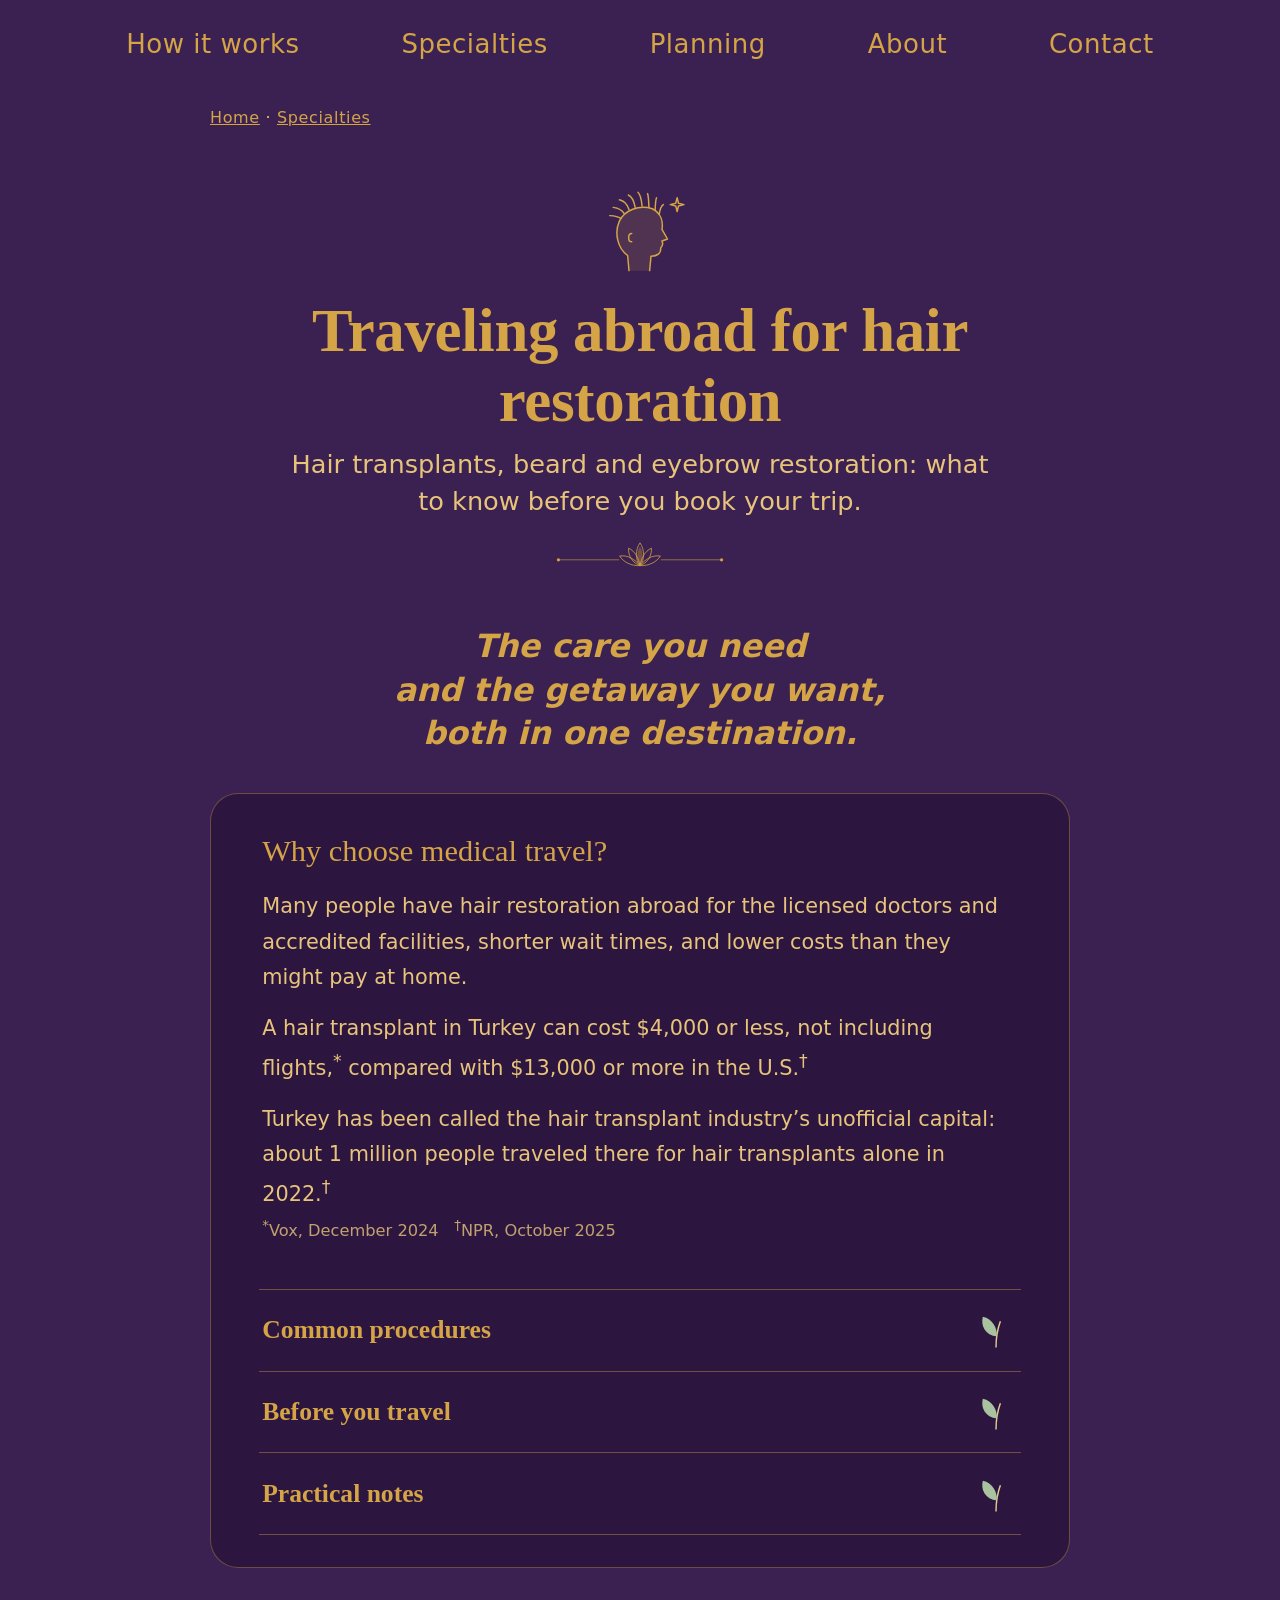
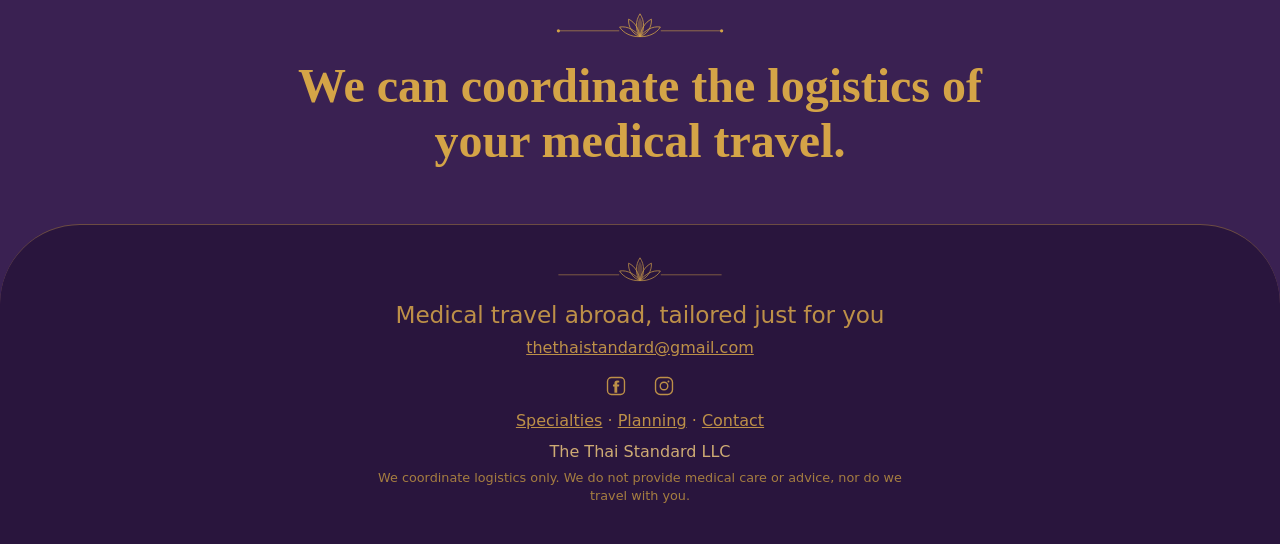
<file: guides/hair-transplant.html>
<!DOCTYPE html>
<html lang="en">
<head>
<meta charset="utf-8">
<meta name="viewport" content="width=device-width, initial-scale=1">
<meta name="robots" content="index, follow">
<title>Traveling abroad for hair restoration | The Thai Standard</title>
<meta name="description" content="Hair transplants, beard and eyebrow restoration: what to know before you book your trip.">
<link rel="canonical" href="https://thethaistandard.com/guides/hair-transplant.html">
<meta property="og:site_name" content="The Thai Standard">
<meta property="og:title" content="Traveling abroad for hair restoration | The Thai Standard">
<meta property="og:description" content="Hair transplants, beard and eyebrow restoration: what to know before you book your trip.">
<meta property="og:image" content="https://thethaistandard.com/assets/og-share.jpg">
<meta name="theme-color" content="#3A2152">
<link rel="icon" href="data:image/svg+xml,%3Csvg xmlns='http://www.w3.org/2000/svg' viewBox='0 0 24 24'%3E%3Cpath d='M12 21 L12 13' stroke='%23D4A447' stroke-width='1.4'/%3E%3Cpath d='M12 14 C7 14 5 10 6 6 C10 7 12 10 12 14Z' fill='%23A9C2A0'/%3E%3Cpath d='M12 12 C16.5 12 19 8.5 18 4.5 C14 5.5 12 8 12 12Z' fill='%23E8C47A'/%3E%3C/svg%3E">
<link rel="stylesheet" href="../styles.css?v=1453">
<link rel="stylesheet" href="../guides.css?v=13">
<link rel="stylesheet" href="../layers.css?v=7">
<style id="leaf-toggles">
.g-hero h1{font-size:clamp(2.4rem,5.4vw,3.8rem) !important;font-weight:700 !important}
details.l-sec > summary::after{content:"" !important;width:44px;height:44px;background:url("data:image/svg+xml,%3Csvg%20xmlns%3D%22http%3A//www.w3.org/2000/svg%22%20viewBox%3D%220%200%2040%2040%22%3E%3Cpath%20d%3D%22M20%2036%20C20%2028%2021%2020%2024%2012%22%20stroke%3D%22%23E3CC93%22%20stroke-width%3D%221.3%22%20fill%3D%22none%22/%3E%3Cpath%20d%3D%22M21%2026%20C10%2025%206%2016%208%208%20C17%2010%2021%2018%2021%2026Z%22%20fill%3D%22%23A9C2A0%22/%3E%3C/svg%3E") center/contain no-repeat;transition:transform .25s}
details.l-sec[open] > summary::after{content:"" !important;background-image:url("data:image/svg+xml,%3Csvg%20xmlns%3D%22http%3A//www.w3.org/2000/svg%22%20viewBox%3D%220%200%2040%2040%22%3E%3Cpath%20d%3D%22M20%2038%20C20%2028%2020%2018%2020%208%22%20stroke%3D%22%23E3CC93%22%20stroke-width%3D%221.3%22%20fill%3D%22none%22/%3E%3Cpath%20d%3D%22M20%2030%20C10%2030%205%2023%206%2016%20C14%2017%2019%2023%2020%2030Z%22%20fill%3D%22%23A9C2A0%22/%3E%3Cpath%20d%3D%22M20%2026%20C30%2026%2035%2019%2034%2012%20C26%2013%2021%2019%2020%2026Z%22%20fill%3D%22%23A9C2A0%22%20opacity%3D%22.9%22/%3E%3Cpath%20d%3D%22M20%2015%20C15%2012%2014%206%2017%202%20C21%205%2022%2010%2020%2015Z%22%20fill%3D%22%23E8D29C%22/%3E%3C/svg%3E")}
.topbar-in{justify-content:center !important}
.topbar nav{width:100% !important;flex:1 1 auto !important}
.topbar nav ul{display:flex !important;justify-content:space-evenly !important;width:100% !important;margin:0 !important;padding:0 !important}

.g-close .btn{position:relative}
.g-close .btn::before,.g-close .btn::after{content:"";position:absolute;top:50%;width:48px;height:48px;transform:translateY(-50%);background:url("data:image/svg+xml,%3Csvg%20xmlns%3D%22http%3A//www.w3.org/2000/svg%22%20viewBox%3D%220%200%2040%2040%22%3E%3Cpath%20d%3D%22M20%2038%20C20%2028%2020%2018%2020%208%22%20stroke%3D%22%23E3CC93%22%20stroke-width%3D%221.3%22%20fill%3D%22none%22/%3E%3Cpath%20d%3D%22M20%2030%20C10%2030%205%2023%206%2016%20C14%2017%2019%2023%2020%2030Z%22%20fill%3D%22%23A9C2A0%22/%3E%3Cpath%20d%3D%22M20%2026%20C30%2026%2035%2019%2034%2012%20C26%2013%2021%2019%2020%2026Z%22%20fill%3D%22%23A9C2A0%22%20opacity%3D%22.9%22/%3E%3Cpath%20d%3D%22M20%2015%20C15%2012%2014%206%2017%202%20C21%205%2022%2010%2020%2015Z%22%20fill%3D%22%23E8D29C%22/%3E%3C/svg%3E") center/contain no-repeat;pointer-events:none}
.g-close .btn::before{right:calc(100% + 14px)}
.g-close .btn::after{left:calc(100% + 14px);transform:translateY(-50%) scaleX(-1)}
</style>
</head>
<body>
<svg width="0" height="0" style="position:absolute" aria-hidden="true" focusable="false">
  <defs>
    <symbol id="sprig" viewBox="0 0 100 130">
      <path d="M50 125 C50 90 52 50 70 10" stroke="#D4A447" stroke-width="1.2" fill="none" opacity=".85"/>
      <path d="M51 95 C30 92 22 76 26 62 C42 66 50 80 51 95Z" fill="#A9C2A0" opacity=".75"/>
      <path d="M53 75 C72 72 82 58 80 44 C64 47 55 60 53 75Z" fill="#A9C2A0" opacity=".85"/>
      <path d="M58 50 C40 46 36 32 40 20 C54 26 59 38 58 50Z" fill="#E8C47A" opacity=".85"/>
      <path d="M64 30 C78 26 84 16 82 6 C70 9 65 18 64 30Z" fill="#D4A447" opacity=".85"/>
      <circle cx="30" cy="112" r="4" fill="#D4A447" opacity=".85"/><circle cx="78" cy="98" r="2.5" fill="#E8C47A" opacity=".85"/>
    </symbol>
    <symbol id="blossom" viewBox="0 0 40 40">
      <g fill="#E9BFD3" opacity=".9">
        <ellipse cx="20" cy="10" rx="6" ry="9"/>
        <ellipse cx="20" cy="10" rx="6" ry="9" transform="rotate(72 20 20)"/>
        <ellipse cx="20" cy="10" rx="6" ry="9" transform="rotate(144 20 20)"/>
        <ellipse cx="20" cy="10" rx="6" ry="9" transform="rotate(216 20 20)"/>
        <ellipse cx="20" cy="10" rx="6" ry="9" transform="rotate(288 20 20)"/>
      </g>
      <circle cx="20" cy="20" r="3.6" fill="#D4A447"/>
    </symbol>
    <symbol id="branch" viewBox="0 0 160 120">
      <path d="M4 112 C40 96 78 70 152 14" stroke="#D4A447" stroke-width="1.2" fill="none" opacity=".85"/>
      <path d="M40 92 C34 74 42 60 56 56 C58 72 52 86 40 92Z" fill="#A9C2A0" opacity=".7"/>
      <path d="M62 78 C78 84 92 78 98 66 C84 62 70 66 62 78Z" fill="#A9C2A0" opacity=".85"/>
      <path d="M88 56 C84 38 92 26 104 22 C106 38 100 50 88 56Z" fill="#E8C47A" opacity=".85"/>
      <path d="M112 40 C126 44 138 38 142 28 C130 24 118 28 112 40Z" fill="#D4A447" opacity=".85"/>
      <circle cx="22" cy="96" r="3" fill="#D4A447" opacity=".85"/>
    </symbol>
    <symbol id="sprig-gold" viewBox="0 0 100 130">
      <path d="M50 125 C50 90 52 50 70 10" stroke="#D4A447" stroke-width="1.4" fill="none" opacity=".9"/>
      <path d="M51 95 C30 92 22 76 26 62 C42 66 50 80 51 95Z" fill="#E8C47A" opacity=".85"/>
      <path d="M53 75 C72 72 82 58 80 44 C64 47 55 60 53 75Z" fill="#A9C2A0" opacity=".75"/>
      <path d="M58 50 C40 46 36 32 40 20 C54 26 59 38 58 50Z" fill="#E8C47A" opacity=".6"/>
      <path d="M64 30 C78 26 84 16 82 6 C70 9 65 18 64 30Z" fill="#E8C47A" opacity=".9"/>
      <circle cx="30" cy="112" r="4" fill="#E8C47A" opacity=".7"/><circle cx="78" cy="98" r="2.5" fill="#E8C47A" opacity=".6"/>
    </symbol>
    <symbol id="seigaiha" viewBox="0 0 240 160">
      <g fill="none" stroke="#7E5AA6" stroke-width="2">
        <g id="sw"><circle cx="0" cy="0" r="38"/><circle cx="0" cy="0" r="28"/><circle cx="0" cy="0" r="18"/><circle cx="0" cy="0" r="8"/></g>
      </g>
    </symbol>
    <symbol id="lotus" viewBox="0 0 80 50">
      <g fill="none" stroke="#D4A447" stroke-width="1.3" stroke-linejoin="round">
        <path d="M40 44 C32 34 32 18 40 6 C48 18 48 34 40 44Z"/>
        <path d="M40 44 C28 40 20 28 21 15 C32 20 38 32 40 44Z"/>
        <path d="M40 44 C52 40 60 28 59 15 C48 20 42 32 40 44Z"/>
        <path d="M40 44 C26 45 12 38 6 28 C20 26 32 34 40 44Z"/>
        <path d="M40 44 C54 45 68 38 74 28 C60 26 48 34 40 44Z"/>
      </g>
      <path d="M40 44 C34 36 34 22 40 12 C46 22 46 36 40 44Z" fill="#D4A447" opacity=".35"/>
    </symbol>
    <symbol id="plum-branch" viewBox="0 0 220 140">
      <path d="M2 130 C50 118 80 96 110 80 C140 64 170 40 216 18" stroke="#8C68B4" stroke-width="3" fill="none" stroke-linecap="round"/>
      <path d="M110 80 C116 60 128 48 146 40" stroke="#8C68B4" stroke-width="2" fill="none" stroke-linecap="round"/>
      <path d="M60 110 C62 96 70 88 82 84" stroke="#8C68B4" stroke-width="1.6" fill="none" stroke-linecap="round"/>
      <g fill="#E9BFD3" opacity=".75">
        <g transform="translate(146 40)"><circle cx="0" cy="-6" r="5"/><circle cx="5.7" cy="-1.9" r="5"/><circle cx="3.5" cy="4.9" r="5"/><circle cx="-3.5" cy="4.9" r="5"/><circle cx="-5.7" cy="-1.9" r="5"/></g>
        <g transform="translate(82 84) scale(.8)"><circle cx="0" cy="-6" r="5"/><circle cx="5.7" cy="-1.9" r="5"/><circle cx="3.5" cy="4.9" r="5"/><circle cx="-3.5" cy="4.9" r="5"/><circle cx="-5.7" cy="-1.9" r="5"/></g>
        <g transform="translate(190 30) scale(.7)"><circle cx="0" cy="-6" r="5"/><circle cx="5.7" cy="-1.9" r="5"/><circle cx="3.5" cy="4.9" r="5"/><circle cx="-3.5" cy="4.9" r="5"/><circle cx="-5.7" cy="-1.9" r="5"/></g>
      </g>
      <g fill="#D4A447"><circle cx="146" cy="40" r="2.2"/><circle cx="82" cy="84" r="1.8"/><circle cx="190" cy="30" r="1.6"/><circle cx="120" cy="72" r="2.4" opacity=".7"/><circle cx="166" cy="50" r="2" opacity=".6"/></g>
    </symbol>
    <symbol id="asanoha" viewBox="0 0 100 100">
      <g fill="none" stroke="#7E5AA6" stroke-width="1.4">
        <polygon points="50,4 90,27 90,73 50,96 10,73 10,27"/>
        <path d="M50 50 L50 4 M50 50 L90 27 M50 50 L90 73 M50 50 L50 96 M50 50 L10 73 M50 50 L10 27"/>
        <path d="M50 50 L30 15.5 M50 50 L70 15.5 M50 50 L90 50 M50 50 L70 84.5 M50 50 L30 84.5 M50 50 L10 50"/>
      </g>
    </symbol>
    <symbol id="lilac-branch" viewBox="0 0 200 60">
      <path d="M4 34 C30 22 52 44 80 32 C108 20 128 40 156 28 C170 22 184 24 196 28" stroke="#B79AD8" stroke-width="2.2" fill="none" stroke-linecap="round"/>
      <path d="M62 38 C66 48 74 52 84 52" stroke="#B79AD8" stroke-width="1.4" fill="none" stroke-linecap="round"/>
      <path d="M118 28 C120 18 128 12 138 10" stroke="#B79AD8" stroke-width="1.4" fill="none" stroke-linecap="round"/>
      <g fill="#A9C2A0"><path d="M30 28 C26 18 32 10 40 8 C42 18 38 26 30 28Z"/><path d="M100 26 C108 34 118 34 124 30 C118 22 108 20 100 26Z"/><path d="M168 24 C164 14 170 8 178 6 C180 14 176 22 168 24Z"/></g>
      <g fill="#D4BCEB"><g transform="translate(84 52) scale(0.9)"><circle cx="0" cy="-5" r="4.2"/><circle cx="4.8" cy="-1.6" r="4.2"/><circle cx="3" cy="4.1" r="4.2"/><circle cx="-3" cy="4.1" r="4.2"/><circle cx="-4.8" cy="-1.6" r="4.2"/></g><g transform="translate(138 10) scale(0.9)"><circle cx="0" cy="-5" r="4.2"/><circle cx="4.8" cy="-1.6" r="4.2"/><circle cx="3" cy="4.1" r="4.2"/><circle cx="-3" cy="4.1" r="4.2"/><circle cx="-4.8" cy="-1.6" r="4.2"/></g><g transform="translate(50 38) scale(0.7)"><circle cx="0" cy="-5" r="4.2"/><circle cx="4.8" cy="-1.6" r="4.2"/><circle cx="3" cy="4.1" r="4.2"/><circle cx="-3" cy="4.1" r="4.2"/><circle cx="-4.8" cy="-1.6" r="4.2"/></g><g transform="translate(196 28) scale(0.75)"><circle cx="0" cy="-5" r="4.2"/><circle cx="4.8" cy="-1.6" r="4.2"/><circle cx="3" cy="4.1" r="4.2"/><circle cx="-3" cy="4.1" r="4.2"/><circle cx="-4.8" cy="-1.6" r="4.2"/></g></g>
      <g fill="#D4A447"><circle cx="84" cy="52" r="1.6"/><circle cx="138" cy="10" r="1.6"/><circle cx="50" cy="38" r="1.2"/><circle cx="196" cy="28" r="1.3"/></g>
    </symbol>
  </defs>
</svg>
<div class="page">
<header class="topbar"><div class="wrap topbar-in"><nav aria-label="Main"><ul>
<li><a href="../index.html#packages">How it works</a></li>
<li><a href="../specialties.html">Specialties</a></li>
<li><a href="medical-travel-checklist.html">Planning</a></li>
<li><a href="../index.html#about">About</a></li>
<li><a href="../contact.html">Contact</a></li>
</ul></nav></div></header>
<main class="g-main">
<div class="g-wrap">
<p class="g-crumb"><a href="../index.html">Home</a> · <a href="../specialties.html">Specialties</a></p>
<div class="g-hero"><svg class="g-hero-illust" viewBox="0 0 160 160" width="150" height="150" role="img" aria-label="Head in profile with strands of hair" fill="none" stroke="#D4A447" stroke-width="2.15" stroke-linecap="round" stroke-linejoin="round"><path d="M64 142 L62 120 C48 110 42 88 50 70 C58 54 78 46 98 52 C110 58 114 70 112 82 L120 96 L112 99 C114 103 112 107 110 109 C111 116 106 121 96 121 L94 142" fill="rgba(212,164,71,.14)" /><path d="M68 88 C62 88 62 100 68 100" /><path d="M52 66 C48.8 63.6 42.4 62.4 36 62" /><path d="M57 59 C53.8 53.6 47.4 50.9 41 50" /><path d="M64 53 C61.2 44.6 55.6 40.4 50 39" /><path d="M73 50 C71.0 39.2 67.0 33.8 63 32" /><path d="M83 48 C81.8 36.0 79.4 30.0 77 28" /><path d="M93 50 C92.6 38.0 91.8 32.0 91 30" /><path d="M102 54 C102.4 43.2 103.2 37.8 104 36" /><path d="M108 60 C109.2 51.6 111.6 47.4 114 46" /><path d="M132 44 L134 36 L136 44 L144 46 L136 48 L134 56 L132 48 L124 46 Z" /></svg><h1>Traveling abroad for hair restoration</h1><p class="g-sub">Hair transplants, beard and eyebrow restoration: what to know before you book your trip.</p><svg class="g-lotus" viewBox="0 0 220 40" aria-hidden="true"><path d="M8 26 H84 M136 26 H212" stroke="#D4A447" stroke-width=".9" opacity=".8"/><circle cx="8" cy="26" r="2" fill="#D4A447"/><circle cx="212" cy="26" r="2" fill="#D4A447"/><use href="#lotus" x="80" y="0" width="60" height="38"/></svg></div>
<div class="l-surface"><p class="l-cost" style="font-style:italic !important"><span style="white-space:nowrap">The care you need</span> <span style="white-space:nowrap">and the getaway you want,</span> <span style="white-space:nowrap">both in one destination.</span></p></div>
<article class="g-art l-art">
<div class="l-intro"><h2>Why choose medical travel?</h2>
<p>Many people have hair restoration abroad for the licensed doctors and accredited facilities, shorter wait times, and lower costs than they might pay at home.</p>
<p>A hair transplant in Turkey can cost $4,000 or less, not including flights,<sup>*</sup> compared with $13,000 or more in the U.S.<sup>&dagger;</sup></p>
<p>Turkey has been called the hair transplant industry&rsquo;s unofficial capital: about 1 million people traveled there for hair transplants alone in 2022.<sup>&dagger;</sup><br><small style="font-size:.78em;opacity:.8"><sup>*</sup>Vox, December 2024 &nbsp; <sup>&dagger;</sup>NPR, October 2025</small></p>
</div>
<details class="l-sec"><summary>Common procedures</summary><div class="l-sec-in"><ul>
<li>Follicular unit extraction (FUE), where grafts are taken one at a time</li>
<li>Follicular unit transplantation (FUT), also called the strip method</li>
<li>Beard and eyebrow restoration</li>
<li>Platelet-rich plasma (PRP) scalp treatments</li>
</ul></div></details>
<details class="l-sec"><summary>Before you travel</summary><div class="l-sec-in"><ul>
<li>Have a visit with your home doctor, if appropriate.</li>
<li>Choose your doctor abroad and complete your consultation. Arrange for your records to be sent securely and digitally to their office.</li>
<li>Discuss the plan for follow-up care with your home doctor and your doctor abroad.</li>
<li>Make sure your travel documents are in order and you secure travel insurance before your trip.</li>
</ul>
<p><a href="medical-travel-checklist.html">Planning your medical travel abroad</a></p>
</div></details>
<details class="l-sec"><summary>Practical notes</summary><div class="l-sec-in"><ul>
<li>New hair growth can take months to show, so plan any follow-up photos or check-ins with your doctor abroad before you travel.</li>
<li>Before you book, confirm with your doctor abroad who will be performing each part of the procedure, since some steps may be done by a technician rather than the doctor.</li>
</ul></div></details>
</article>
<section class="g-close" aria-label="We can help"><svg class="g-lotus" viewBox="0 0 220 40" aria-hidden="true"><path d="M8 26 H84 M136 26 H212" stroke="#D4A447" stroke-width=".9" opacity=".8"/><circle cx="8" cy="26" r="2" fill="#D4A447"/><circle cx="212" cy="26" r="2" fill="#D4A447"/><use href="#lotus" x="80" y="0" width="60" height="38"/></svg><h2 class="g-close-h"><a href="../contact.html">We can coordinate the logistics of your medical travel.</a></h2></section>
</div>
</main>
<footer class="site-foot">
<div class="wrap">
<svg class="foot-leaves lotus-div" viewBox="0 0 220 40" aria-hidden="true"><path d="M8 26 H84 M136 26 H212" stroke="#D4A447" stroke-width=".9" opacity=".8"/><use href="#lotus" x="80" y="0" width="60" height="38"/></svg>
<p class="page-motto">Medical travel abroad,<wbr> <em>tailored just for you</em></p>
<p class="g-email"><a href="mailto:thethaistandard@gmail.com">thethaistandard@gmail.com</a></p>
<p class="g-social">
<a class="g-social-link" href="https://www.facebook.com/profile.php?id=61596089040519" target="_blank" rel="noopener" aria-label="The Thai Standard on Facebook"><svg viewBox="0 0 24 24" aria-hidden="true" focusable="false"><rect x="2.75" y="2.75" width="18.5" height="18.5" rx="4.25" fill="none" stroke="currentColor" stroke-width="1.5"/><path d="M13.35 19.25v-6.7h1.95l.3-2.1h-2.25V9.15c0-.6.16-1.02.98-1.02h1.22V6.22A14.6 14.6 0 0 0 13.18 6c-1.72 0-2.9 1.05-2.9 2.98v1.47H8.7v2.1h1.58v6.7h3.07z" fill="currentColor" stroke="none"/></svg></a>
<a class="g-social-link" href="https://www.instagram.com/thethaistandard/" target="_blank" rel="noopener" aria-label="The Thai Standard on Instagram"><svg viewBox="0 0 24 24" aria-hidden="true" focusable="false" fill="none" stroke="currentColor" stroke-width="1.5" stroke-linecap="round" stroke-linejoin="round"><rect x="2.75" y="2.75" width="18.5" height="18.5" rx="5.25"/><circle cx="12" cy="12" r="4.15"/><circle cx="16.85" cy="7.15" r="1.05" fill="currentColor" stroke="none"/></svg></a>
</p>
<p class="g-foot-links"><a href="../specialties.html">Specialties</a> · <a href="medical-travel-checklist.html">Planning</a> · <a href="../contact.html">Contact</a></p>
<p class="g-llc">The Thai Standard LLC</p>
<p class="g-foot-legal">We coordinate logistics only. We do not provide medical care or advice, nor do we travel with you.</p>
</div>
</footer>
</div>
</body>
</html>
</file>
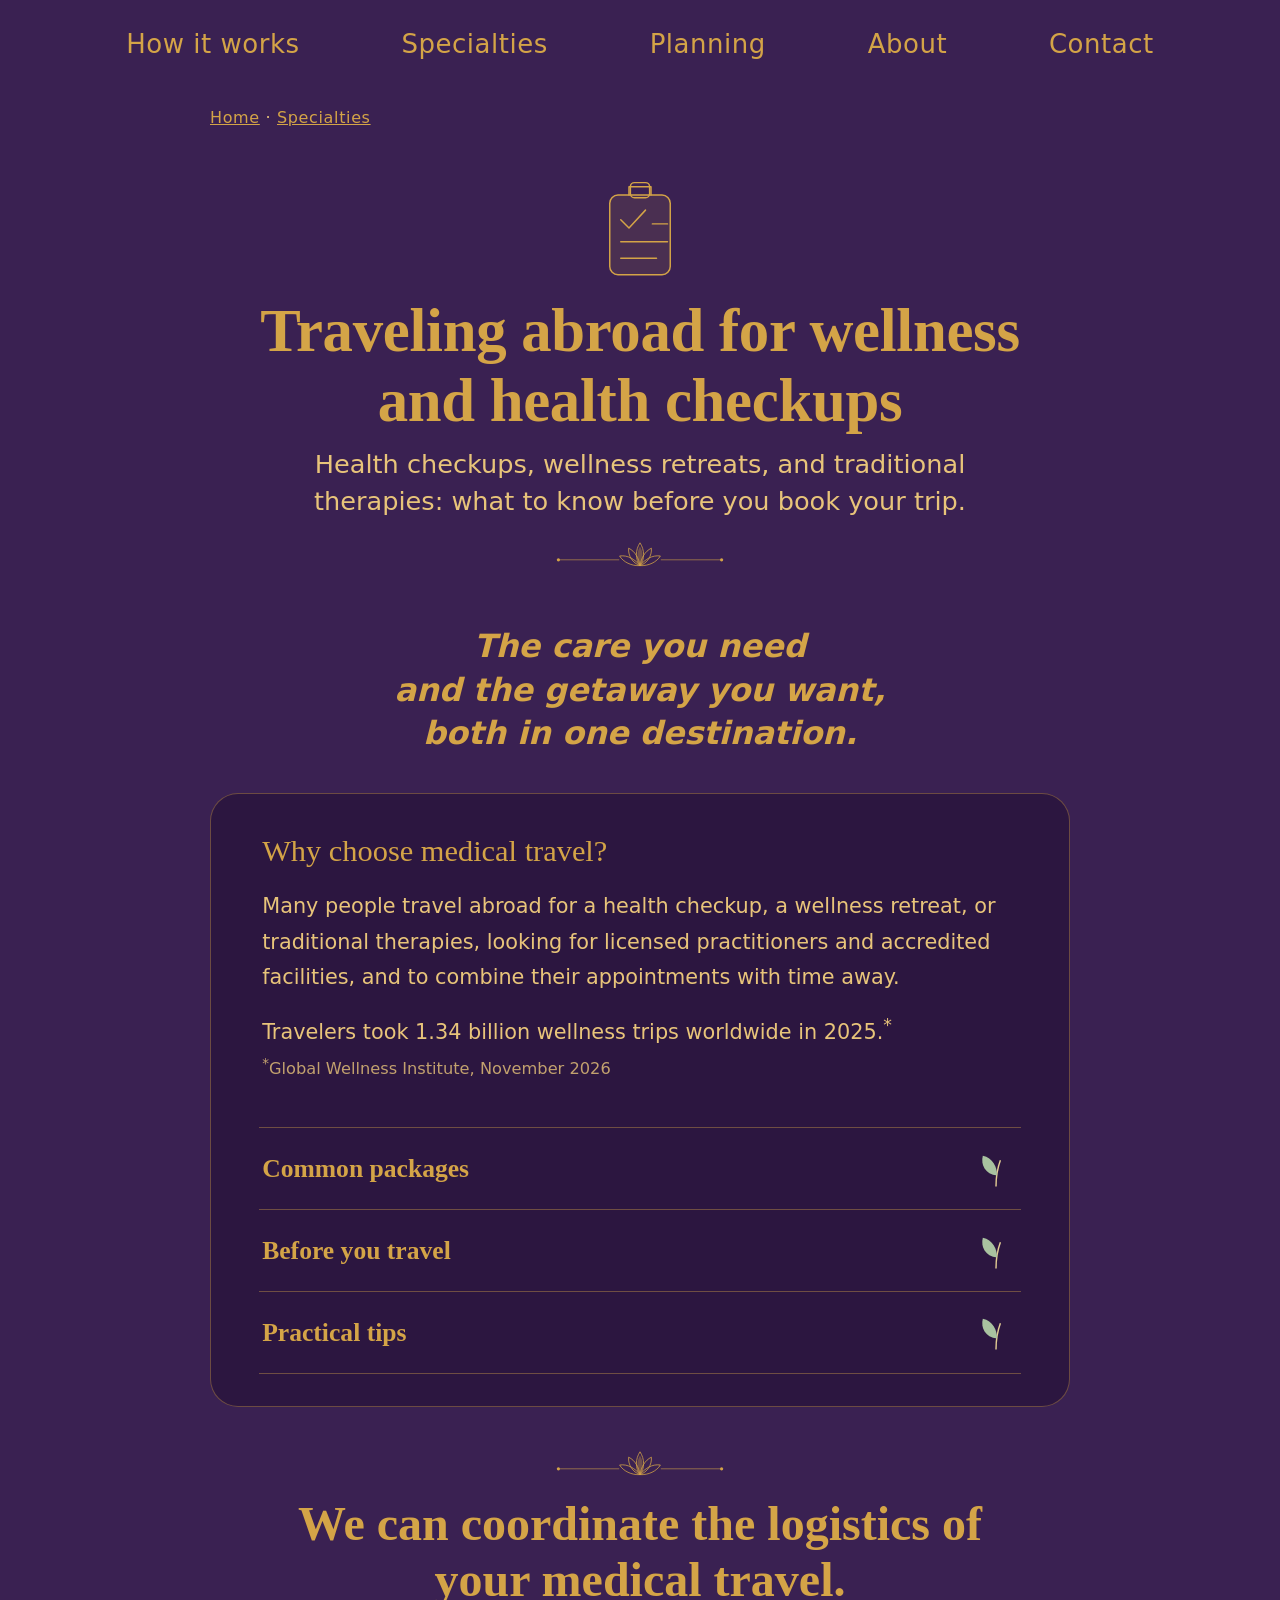
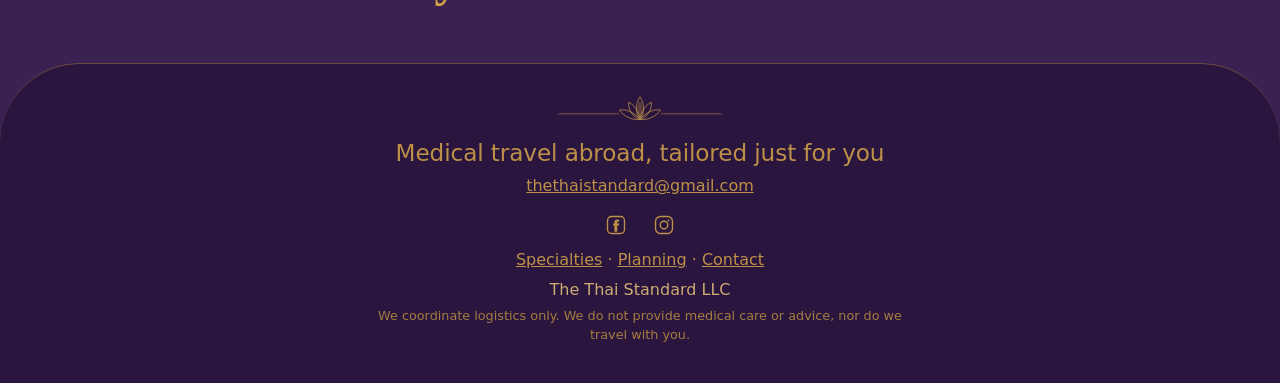
<file: guides/health-checkups.html>
<!DOCTYPE html>
<html lang="en">
<head>
<meta charset="utf-8">
<meta name="viewport" content="width=device-width, initial-scale=1">
<meta name="robots" content="index, follow">
<title>Traveling abroad for wellness and health checkups | The Thai Standard</title>
<meta name="description" content="Health checkups, wellness retreats, and traditional therapies: what to know before you book your trip.">
<link rel="canonical" href="https://thethaistandard.com/guides/health-checkups.html">
<meta property="og:site_name" content="The Thai Standard">
<meta property="og:title" content="Traveling abroad for wellness and health checkups | The Thai Standard">
<meta property="og:description" content="Health checkups, wellness retreats, and traditional therapies: what to know before you book your trip.">
<meta property="og:image" content="https://thethaistandard.com/assets/og-share.jpg">
<meta name="theme-color" content="#3A2152">
<link rel="icon" href="data:image/svg+xml,%3Csvg xmlns='http://www.w3.org/2000/svg' viewBox='0 0 24 24'%3E%3Cpath d='M12 21 L12 13' stroke='%23D4A447' stroke-width='1.4'/%3E%3Cpath d='M12 14 C7 14 5 10 6 6 C10 7 12 10 12 14Z' fill='%23A9C2A0'/%3E%3Cpath d='M12 12 C16.5 12 19 8.5 18 4.5 C14 5.5 12 8 12 12Z' fill='%23E8C47A'/%3E%3C/svg%3E">
<link rel="stylesheet" href="../styles.css?v=1453">
<link rel="stylesheet" href="../guides.css?v=13">
<link rel="stylesheet" href="../layers.css?v=7">
<style id="leaf-toggles">
.g-hero h1{font-size:clamp(2.4rem,5.4vw,3.8rem) !important;font-weight:700 !important}
details.l-sec > summary::after{content:"" !important;width:44px;height:44px;background:url("data:image/svg+xml,%3Csvg%20xmlns%3D%22http%3A//www.w3.org/2000/svg%22%20viewBox%3D%220%200%2040%2040%22%3E%3Cpath%20d%3D%22M20%2036%20C20%2028%2021%2020%2024%2012%22%20stroke%3D%22%23E3CC93%22%20stroke-width%3D%221.3%22%20fill%3D%22none%22/%3E%3Cpath%20d%3D%22M21%2026%20C10%2025%206%2016%208%208%20C17%2010%2021%2018%2021%2026Z%22%20fill%3D%22%23A9C2A0%22/%3E%3C/svg%3E") center/contain no-repeat;transition:transform .25s}
details.l-sec[open] > summary::after{content:"" !important;background-image:url("data:image/svg+xml,%3Csvg%20xmlns%3D%22http%3A//www.w3.org/2000/svg%22%20viewBox%3D%220%200%2040%2040%22%3E%3Cpath%20d%3D%22M20%2038%20C20%2028%2020%2018%2020%208%22%20stroke%3D%22%23E3CC93%22%20stroke-width%3D%221.3%22%20fill%3D%22none%22/%3E%3Cpath%20d%3D%22M20%2030%20C10%2030%205%2023%206%2016%20C14%2017%2019%2023%2020%2030Z%22%20fill%3D%22%23A9C2A0%22/%3E%3Cpath%20d%3D%22M20%2026%20C30%2026%2035%2019%2034%2012%20C26%2013%2021%2019%2020%2026Z%22%20fill%3D%22%23A9C2A0%22%20opacity%3D%22.9%22/%3E%3Cpath%20d%3D%22M20%2015%20C15%2012%2014%206%2017%202%20C21%205%2022%2010%2020%2015Z%22%20fill%3D%22%23E8D29C%22/%3E%3C/svg%3E")}
.topbar-in{justify-content:center !important}
.topbar nav{width:100% !important;flex:1 1 auto !important}
.topbar nav ul{display:flex !important;justify-content:space-evenly !important;width:100% !important;margin:0 !important;padding:0 !important}

.g-close .btn{position:relative}
.g-close .btn::before,.g-close .btn::after{content:"";position:absolute;top:50%;width:48px;height:48px;transform:translateY(-50%);background:url("data:image/svg+xml,%3Csvg%20xmlns%3D%22http%3A//www.w3.org/2000/svg%22%20viewBox%3D%220%200%2040%2040%22%3E%3Cpath%20d%3D%22M20%2038%20C20%2028%2020%2018%2020%208%22%20stroke%3D%22%23E3CC93%22%20stroke-width%3D%221.3%22%20fill%3D%22none%22/%3E%3Cpath%20d%3D%22M20%2030%20C10%2030%205%2023%206%2016%20C14%2017%2019%2023%2020%2030Z%22%20fill%3D%22%23A9C2A0%22/%3E%3Cpath%20d%3D%22M20%2026%20C30%2026%2035%2019%2034%2012%20C26%2013%2021%2019%2020%2026Z%22%20fill%3D%22%23A9C2A0%22%20opacity%3D%22.9%22/%3E%3Cpath%20d%3D%22M20%2015%20C15%2012%2014%206%2017%202%20C21%205%2022%2010%2020%2015Z%22%20fill%3D%22%23E8D29C%22/%3E%3C/svg%3E") center/contain no-repeat;pointer-events:none}
.g-close .btn::before{right:calc(100% + 14px)}
.g-close .btn::after{left:calc(100% + 14px);transform:translateY(-50%) scaleX(-1)}
</style>
</head>
<body>
<svg width="0" height="0" style="position:absolute" aria-hidden="true" focusable="false">
  <defs>
    <symbol id="sprig" viewBox="0 0 100 130">
      <path d="M50 125 C50 90 52 50 70 10" stroke="#D4A447" stroke-width="1.2" fill="none" opacity=".85"/>
      <path d="M51 95 C30 92 22 76 26 62 C42 66 50 80 51 95Z" fill="#A9C2A0" opacity=".75"/>
      <path d="M53 75 C72 72 82 58 80 44 C64 47 55 60 53 75Z" fill="#A9C2A0" opacity=".85"/>
      <path d="M58 50 C40 46 36 32 40 20 C54 26 59 38 58 50Z" fill="#E8C47A" opacity=".85"/>
      <path d="M64 30 C78 26 84 16 82 6 C70 9 65 18 64 30Z" fill="#D4A447" opacity=".85"/>
      <circle cx="30" cy="112" r="4" fill="#D4A447" opacity=".85"/><circle cx="78" cy="98" r="2.5" fill="#E8C47A" opacity=".85"/>
    </symbol>
    <symbol id="blossom" viewBox="0 0 40 40">
      <g fill="#E9BFD3" opacity=".9">
        <ellipse cx="20" cy="10" rx="6" ry="9"/>
        <ellipse cx="20" cy="10" rx="6" ry="9" transform="rotate(72 20 20)"/>
        <ellipse cx="20" cy="10" rx="6" ry="9" transform="rotate(144 20 20)"/>
        <ellipse cx="20" cy="10" rx="6" ry="9" transform="rotate(216 20 20)"/>
        <ellipse cx="20" cy="10" rx="6" ry="9" transform="rotate(288 20 20)"/>
      </g>
      <circle cx="20" cy="20" r="3.6" fill="#D4A447"/>
    </symbol>
    <symbol id="branch" viewBox="0 0 160 120">
      <path d="M4 112 C40 96 78 70 152 14" stroke="#D4A447" stroke-width="1.2" fill="none" opacity=".85"/>
      <path d="M40 92 C34 74 42 60 56 56 C58 72 52 86 40 92Z" fill="#A9C2A0" opacity=".7"/>
      <path d="M62 78 C78 84 92 78 98 66 C84 62 70 66 62 78Z" fill="#A9C2A0" opacity=".85"/>
      <path d="M88 56 C84 38 92 26 104 22 C106 38 100 50 88 56Z" fill="#E8C47A" opacity=".85"/>
      <path d="M112 40 C126 44 138 38 142 28 C130 24 118 28 112 40Z" fill="#D4A447" opacity=".85"/>
      <circle cx="22" cy="96" r="3" fill="#D4A447" opacity=".85"/>
    </symbol>
    <symbol id="sprig-gold" viewBox="0 0 100 130">
      <path d="M50 125 C50 90 52 50 70 10" stroke="#D4A447" stroke-width="1.4" fill="none" opacity=".9"/>
      <path d="M51 95 C30 92 22 76 26 62 C42 66 50 80 51 95Z" fill="#E8C47A" opacity=".85"/>
      <path d="M53 75 C72 72 82 58 80 44 C64 47 55 60 53 75Z" fill="#A9C2A0" opacity=".75"/>
      <path d="M58 50 C40 46 36 32 40 20 C54 26 59 38 58 50Z" fill="#E8C47A" opacity=".6"/>
      <path d="M64 30 C78 26 84 16 82 6 C70 9 65 18 64 30Z" fill="#E8C47A" opacity=".9"/>
      <circle cx="30" cy="112" r="4" fill="#E8C47A" opacity=".7"/><circle cx="78" cy="98" r="2.5" fill="#E8C47A" opacity=".6"/>
    </symbol>
    <symbol id="seigaiha" viewBox="0 0 240 160">
      <g fill="none" stroke="#7E5AA6" stroke-width="2">
        <g id="sw"><circle cx="0" cy="0" r="38"/><circle cx="0" cy="0" r="28"/><circle cx="0" cy="0" r="18"/><circle cx="0" cy="0" r="8"/></g>
      </g>
    </symbol>
    <symbol id="lotus" viewBox="0 0 80 50">
      <g fill="none" stroke="#D4A447" stroke-width="1.3" stroke-linejoin="round">
        <path d="M40 44 C32 34 32 18 40 6 C48 18 48 34 40 44Z"/>
        <path d="M40 44 C28 40 20 28 21 15 C32 20 38 32 40 44Z"/>
        <path d="M40 44 C52 40 60 28 59 15 C48 20 42 32 40 44Z"/>
        <path d="M40 44 C26 45 12 38 6 28 C20 26 32 34 40 44Z"/>
        <path d="M40 44 C54 45 68 38 74 28 C60 26 48 34 40 44Z"/>
      </g>
      <path d="M40 44 C34 36 34 22 40 12 C46 22 46 36 40 44Z" fill="#D4A447" opacity=".35"/>
    </symbol>
    <symbol id="plum-branch" viewBox="0 0 220 140">
      <path d="M2 130 C50 118 80 96 110 80 C140 64 170 40 216 18" stroke="#8C68B4" stroke-width="3" fill="none" stroke-linecap="round"/>
      <path d="M110 80 C116 60 128 48 146 40" stroke="#8C68B4" stroke-width="2" fill="none" stroke-linecap="round"/>
      <path d="M60 110 C62 96 70 88 82 84" stroke="#8C68B4" stroke-width="1.6" fill="none" stroke-linecap="round"/>
      <g fill="#E9BFD3" opacity=".75">
        <g transform="translate(146 40)"><circle cx="0" cy="-6" r="5"/><circle cx="5.7" cy="-1.9" r="5"/><circle cx="3.5" cy="4.9" r="5"/><circle cx="-3.5" cy="4.9" r="5"/><circle cx="-5.7" cy="-1.9" r="5"/></g>
        <g transform="translate(82 84) scale(.8)"><circle cx="0" cy="-6" r="5"/><circle cx="5.7" cy="-1.9" r="5"/><circle cx="3.5" cy="4.9" r="5"/><circle cx="-3.5" cy="4.9" r="5"/><circle cx="-5.7" cy="-1.9" r="5"/></g>
        <g transform="translate(190 30) scale(.7)"><circle cx="0" cy="-6" r="5"/><circle cx="5.7" cy="-1.9" r="5"/><circle cx="3.5" cy="4.9" r="5"/><circle cx="-3.5" cy="4.9" r="5"/><circle cx="-5.7" cy="-1.9" r="5"/></g>
      </g>
      <g fill="#D4A447"><circle cx="146" cy="40" r="2.2"/><circle cx="82" cy="84" r="1.8"/><circle cx="190" cy="30" r="1.6"/><circle cx="120" cy="72" r="2.4" opacity=".7"/><circle cx="166" cy="50" r="2" opacity=".6"/></g>
    </symbol>
    <symbol id="asanoha" viewBox="0 0 100 100">
      <g fill="none" stroke="#7E5AA6" stroke-width="1.4">
        <polygon points="50,4 90,27 90,73 50,96 10,73 10,27"/>
        <path d="M50 50 L50 4 M50 50 L90 27 M50 50 L90 73 M50 50 L50 96 M50 50 L10 73 M50 50 L10 27"/>
        <path d="M50 50 L30 15.5 M50 50 L70 15.5 M50 50 L90 50 M50 50 L70 84.5 M50 50 L30 84.5 M50 50 L10 50"/>
      </g>
    </symbol>
    <symbol id="lilac-branch" viewBox="0 0 200 60">
      <path d="M4 34 C30 22 52 44 80 32 C108 20 128 40 156 28 C170 22 184 24 196 28" stroke="#B79AD8" stroke-width="2.2" fill="none" stroke-linecap="round"/>
      <path d="M62 38 C66 48 74 52 84 52" stroke="#B79AD8" stroke-width="1.4" fill="none" stroke-linecap="round"/>
      <path d="M118 28 C120 18 128 12 138 10" stroke="#B79AD8" stroke-width="1.4" fill="none" stroke-linecap="round"/>
      <g fill="#A9C2A0"><path d="M30 28 C26 18 32 10 40 8 C42 18 38 26 30 28Z"/><path d="M100 26 C108 34 118 34 124 30 C118 22 108 20 100 26Z"/><path d="M168 24 C164 14 170 8 178 6 C180 14 176 22 168 24Z"/></g>
      <g fill="#D4BCEB"><g transform="translate(84 52) scale(0.9)"><circle cx="0" cy="-5" r="4.2"/><circle cx="4.8" cy="-1.6" r="4.2"/><circle cx="3" cy="4.1" r="4.2"/><circle cx="-3" cy="4.1" r="4.2"/><circle cx="-4.8" cy="-1.6" r="4.2"/></g><g transform="translate(138 10) scale(0.9)"><circle cx="0" cy="-5" r="4.2"/><circle cx="4.8" cy="-1.6" r="4.2"/><circle cx="3" cy="4.1" r="4.2"/><circle cx="-3" cy="4.1" r="4.2"/><circle cx="-4.8" cy="-1.6" r="4.2"/></g><g transform="translate(50 38) scale(0.7)"><circle cx="0" cy="-5" r="4.2"/><circle cx="4.8" cy="-1.6" r="4.2"/><circle cx="3" cy="4.1" r="4.2"/><circle cx="-3" cy="4.1" r="4.2"/><circle cx="-4.8" cy="-1.6" r="4.2"/></g><g transform="translate(196 28) scale(0.75)"><circle cx="0" cy="-5" r="4.2"/><circle cx="4.8" cy="-1.6" r="4.2"/><circle cx="3" cy="4.1" r="4.2"/><circle cx="-3" cy="4.1" r="4.2"/><circle cx="-4.8" cy="-1.6" r="4.2"/></g></g>
      <g fill="#D4A447"><circle cx="84" cy="52" r="1.6"/><circle cx="138" cy="10" r="1.6"/><circle cx="50" cy="38" r="1.2"/><circle cx="196" cy="28" r="1.3"/></g>
    </symbol>
  </defs>
</svg>
<div class="page">
<header class="topbar"><div class="wrap topbar-in"><nav aria-label="Main"><ul>
<li><a href="../index.html#packages">How it works</a></li>
<li><a href="../specialties.html">Specialties</a></li>
<li><a href="medical-travel-checklist.html">Planning</a></li>
<li><a href="../index.html#about">About</a></li>
<li><a href="../contact.html">Contact</a></li>
</ul></nav></div></header>
<main class="g-main">
<div class="g-wrap">
<p class="g-crumb"><a href="../index.html">Home</a> · <a href="../specialties.html">Specialties</a></p>
<div class="g-hero"><svg class="g-hero-illust" viewBox="0 0 160 160" width="150" height="150" role="img" aria-label="A clipboard with a checklist" fill="none" stroke="#D4A447" stroke-width="2.15" stroke-linecap="round" stroke-linejoin="round"><rect x="36" y="32" width="88" height="116" rx="12" fill="rgba(212,164,71,.10)"/><path d="M64 32 V20 H96 V32"/><rect x="66" y="14" width="28" height="22" rx="6"/><path d="M52 68 L64 80 L88 54"/><path d="M98 74 H120"/><path d="M52 100 H120"/><path d="M52 124 H104"/></svg><h1>Traveling abroad for wellness and health checkups</h1><p class="g-sub">Health checkups, wellness retreats, and traditional therapies: what to know before you book your trip.</p><svg class="g-lotus" viewBox="0 0 220 40" aria-hidden="true"><path d="M8 26 H84 M136 26 H212" stroke="#D4A447" stroke-width=".9" opacity=".8"/><circle cx="8" cy="26" r="2" fill="#D4A447"/><circle cx="212" cy="26" r="2" fill="#D4A447"/><use href="#lotus" x="80" y="0" width="60" height="38"/></svg></div>
<div class="l-surface"><p class="l-cost" style="font-style:italic !important"><span style="white-space:nowrap">The care you need</span> <span style="white-space:nowrap">and the getaway you want,</span> <span style="white-space:nowrap">both in one destination.</span></p></div>
<article class="g-art l-art">
<div class="l-intro"><h2>Why choose medical travel?</h2>
<p>Many people travel abroad for a health checkup, a wellness retreat, or traditional therapies, looking for licensed practitioners and accredited facilities, and to combine their appointments with time away.</p>
<p>Travelers took 1.34 billion wellness trips worldwide in 2025.<sup>*</sup><br><small style="font-size:.78em;opacity:.8"><sup>*</sup>Global Wellness Institute, November 2026</small></p>
</div>
<details class="l-sec"><summary>Common packages</summary><div class="l-sec-in"><ul>
<li>Preventive health checkups and screening packages</li>
<li>Wellness and recovery retreats</li>
<li>Alternative and complementary therapy packages, such as chiropractic, traditional Chinese medicine, or Ayurveda</li>
</ul></div></details>
<details class="l-sec"><summary>Before you travel</summary><div class="l-sec-in"><ul>
<li>Have a visit with your home doctor, if appropriate.</li>
<li>Choose your doctor abroad and complete your consultation. Arrange for your records to be sent securely and digitally to their office.</li>
<li>Discuss the plan for follow-up with your home doctor and your doctor abroad.</li>
<li>Make sure your travel documents are in order and you secure travel insurance before your trip.</li>
</ul>
<p><a href="medical-travel-checklist.html">Planning your medical travel abroad</a></p>
</div></details>
<details class="l-sec"><summary>Practical tips</summary><div class="l-sec-in"><ul>
<li>Decide what kind of wellness package you want—preventive tests and screenings, a wellness retreat, or alternative therapies—and weigh all your options.</li>
<li>Check what each package actually includes, and what costs extra.</li>
<li>Confirm how practitioners are credentialed or licensed, where that applies.</li>
</ul></div></details>
</article>
<section class="g-close" aria-label="We can help"><svg class="g-lotus" viewBox="0 0 220 40" aria-hidden="true"><path d="M8 26 H84 M136 26 H212" stroke="#D4A447" stroke-width=".9" opacity=".8"/><circle cx="8" cy="26" r="2" fill="#D4A447"/><circle cx="212" cy="26" r="2" fill="#D4A447"/><use href="#lotus" x="80" y="0" width="60" height="38"/></svg><h2 class="g-close-h"><a href="../contact.html">We can coordinate the logistics of your medical travel.</a></h2></section>
</div>
</main>
<footer class="site-foot">
<div class="wrap">
<svg class="foot-leaves lotus-div" viewBox="0 0 220 40" aria-hidden="true"><path d="M8 26 H84 M136 26 H212" stroke="#D4A447" stroke-width=".9" opacity=".8"/><use href="#lotus" x="80" y="0" width="60" height="38"/></svg>
<p class="page-motto">Medical travel abroad,<wbr> <em>tailored just for you</em></p>
<p class="g-email"><a href="mailto:thethaistandard@gmail.com">thethaistandard@gmail.com</a></p>
<p class="g-social">
<a class="g-social-link" href="https://www.facebook.com/profile.php?id=61596089040519" target="_blank" rel="noopener" aria-label="The Thai Standard on Facebook"><svg viewBox="0 0 24 24" aria-hidden="true" focusable="false"><rect x="2.75" y="2.75" width="18.5" height="18.5" rx="4.25" fill="none" stroke="currentColor" stroke-width="1.5"/><path d="M13.35 19.25v-6.7h1.95l.3-2.1h-2.25V9.15c0-.6.16-1.02.98-1.02h1.22V6.22A14.6 14.6 0 0 0 13.18 6c-1.72 0-2.9 1.05-2.9 2.98v1.47H8.7v2.1h1.58v6.7h3.07z" fill="currentColor" stroke="none"/></svg></a>
<a class="g-social-link" href="https://www.instagram.com/thethaistandard/" target="_blank" rel="noopener" aria-label="The Thai Standard on Instagram"><svg viewBox="0 0 24 24" aria-hidden="true" focusable="false" fill="none" stroke="currentColor" stroke-width="1.5" stroke-linecap="round" stroke-linejoin="round"><rect x="2.75" y="2.75" width="18.5" height="18.5" rx="5.25"/><circle cx="12" cy="12" r="4.15"/><circle cx="16.85" cy="7.15" r="1.05" fill="currentColor" stroke="none"/></svg></a>
</p>
<p class="g-foot-links"><a href="../specialties.html">Specialties</a> · <a href="medical-travel-checklist.html">Planning</a> · <a href="../contact.html">Contact</a></p>
<p class="g-llc">The Thai Standard LLC</p>
<p class="g-foot-legal">We coordinate logistics only. We do not provide medical care or advice, nor do we travel with you.</p>
</div>
</footer>
</div>
</body>
</html>
</file>
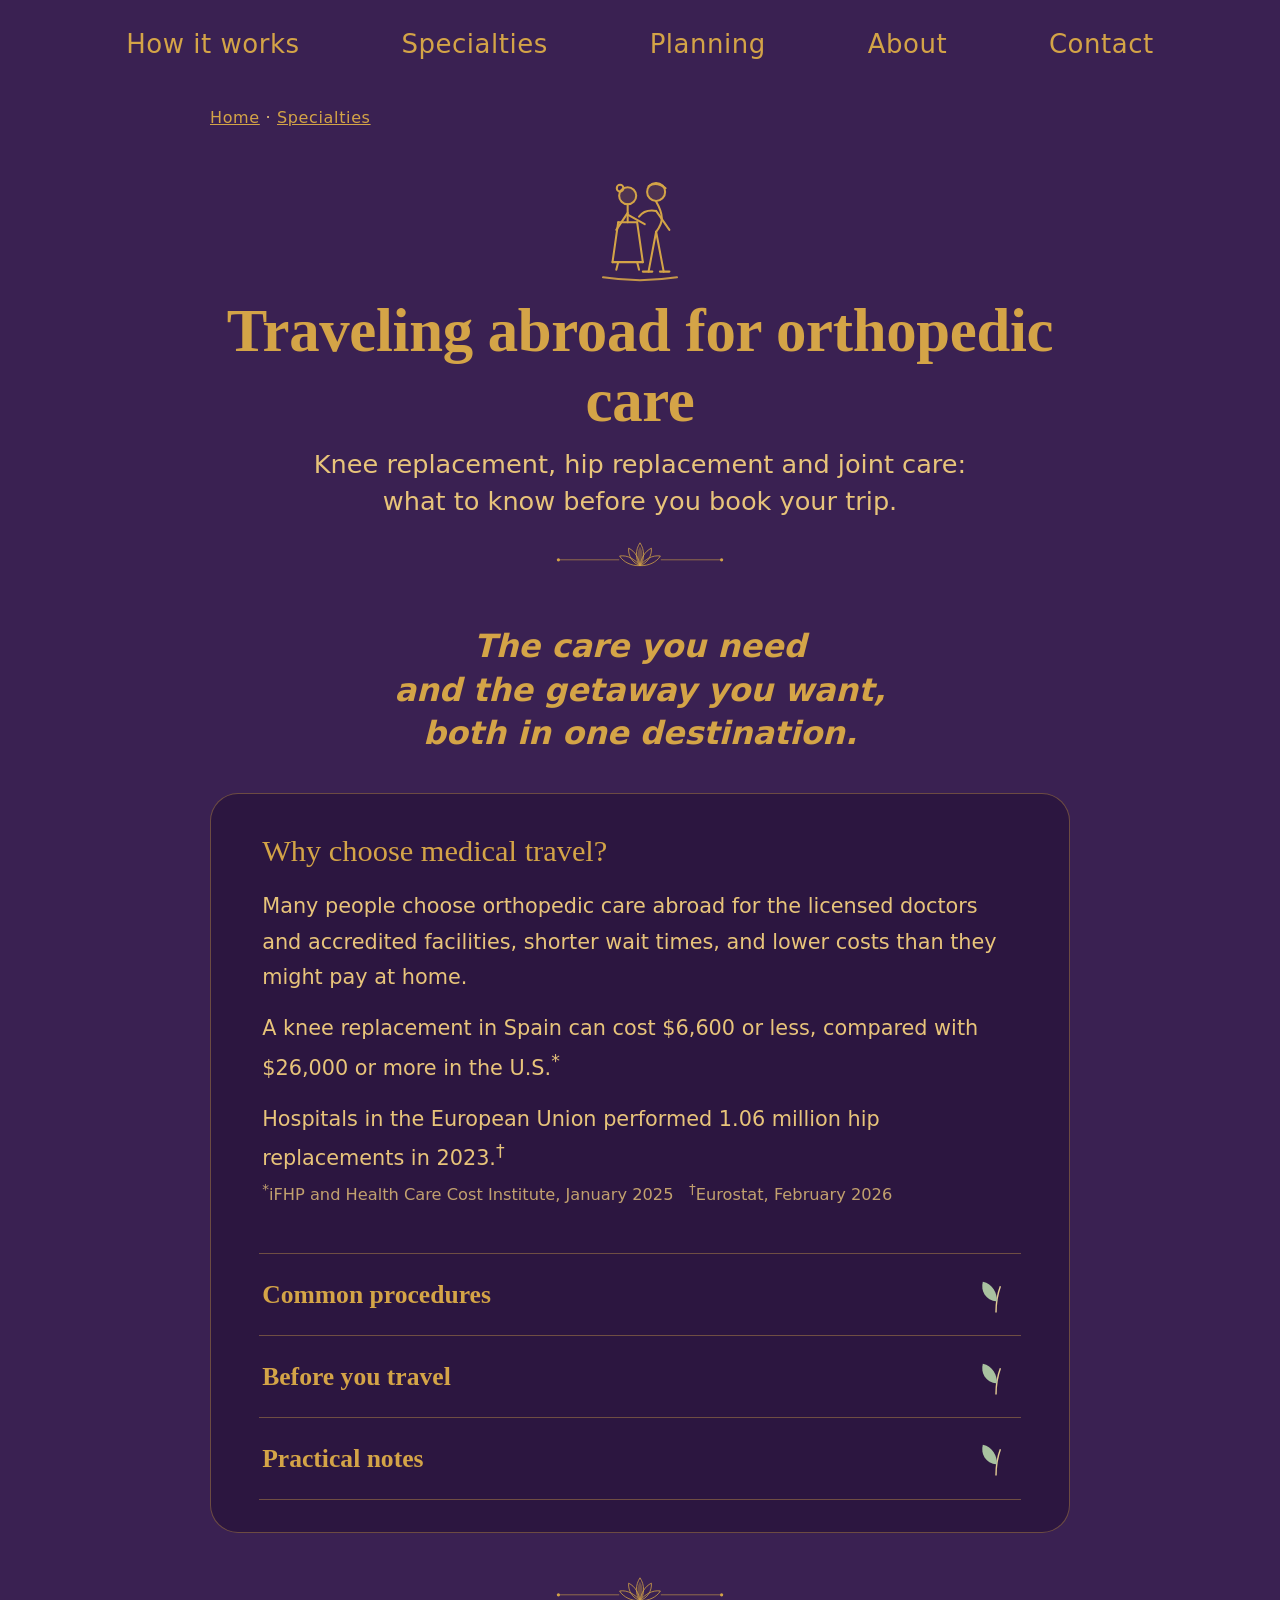
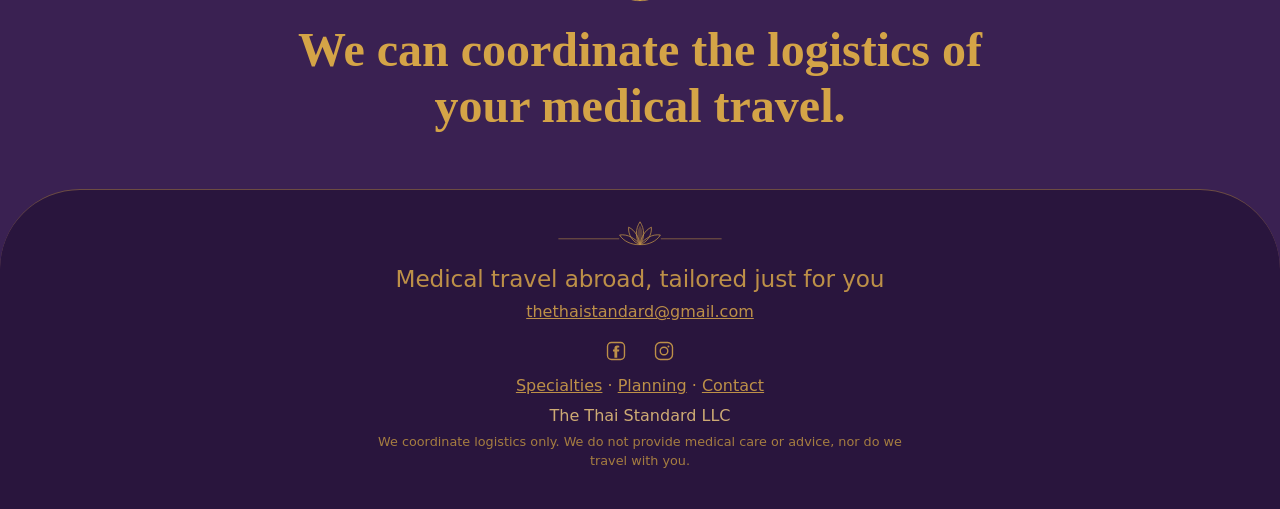
<file: guides/orthopedics.html>
<!DOCTYPE html>
<html lang="en">
<head>
<meta charset="utf-8">
<meta name="viewport" content="width=device-width, initial-scale=1">
<meta name="robots" content="index, follow">
<title>Traveling abroad for orthopedic care | The Thai Standard</title>
<meta name="description" content="Knee replacement, hip replacement and joint care: what to know before you book your trip.">
<link rel="canonical" href="https://thethaistandard.com/guides/orthopedics.html">
<meta property="og:site_name" content="The Thai Standard">
<meta property="og:title" content="Traveling abroad for orthopedic care | The Thai Standard">
<meta property="og:description" content="Knee replacement, hip replacement and joint care: what to know before you book your trip.">
<meta property="og:image" content="https://thethaistandard.com/assets/og-share.jpg">
<meta name="theme-color" content="#3A2152">
<link rel="icon" href="data:image/svg+xml,%3Csvg xmlns='http://www.w3.org/2000/svg' viewBox='0 0 24 24'%3E%3Cpath d='M12 21 L12 13' stroke='%23D4A447' stroke-width='1.4'/%3E%3Cpath d='M12 14 C7 14 5 10 6 6 C10 7 12 10 12 14Z' fill='%23A9C2A0'/%3E%3Cpath d='M12 12 C16.5 12 19 8.5 18 4.5 C14 5.5 12 8 12 12Z' fill='%23E8C47A'/%3E%3C/svg%3E">
<link rel="stylesheet" href="../styles.css?v=1453">
<link rel="stylesheet" href="../guides.css?v=13">
<link rel="stylesheet" href="../layers.css?v=7">
<style id="leaf-toggles">
.g-hero h1{font-size:clamp(2.4rem,5.4vw,3.8rem) !important;font-weight:700 !important}
details.l-sec > summary::after{content:"" !important;width:44px;height:44px;background:url("data:image/svg+xml,%3Csvg%20xmlns%3D%22http%3A//www.w3.org/2000/svg%22%20viewBox%3D%220%200%2040%2040%22%3E%3Cpath%20d%3D%22M20%2036%20C20%2028%2021%2020%2024%2012%22%20stroke%3D%22%23E3CC93%22%20stroke-width%3D%221.3%22%20fill%3D%22none%22/%3E%3Cpath%20d%3D%22M21%2026%20C10%2025%206%2016%208%208%20C17%2010%2021%2018%2021%2026Z%22%20fill%3D%22%23A9C2A0%22/%3E%3C/svg%3E") center/contain no-repeat;transition:transform .25s}
details.l-sec[open] > summary::after{content:"" !important;background-image:url("data:image/svg+xml,%3Csvg%20xmlns%3D%22http%3A//www.w3.org/2000/svg%22%20viewBox%3D%220%200%2040%2040%22%3E%3Cpath%20d%3D%22M20%2038%20C20%2028%2020%2018%2020%208%22%20stroke%3D%22%23E3CC93%22%20stroke-width%3D%221.3%22%20fill%3D%22none%22/%3E%3Cpath%20d%3D%22M20%2030%20C10%2030%205%2023%206%2016%20C14%2017%2019%2023%2020%2030Z%22%20fill%3D%22%23A9C2A0%22/%3E%3Cpath%20d%3D%22M20%2026%20C30%2026%2035%2019%2034%2012%20C26%2013%2021%2019%2020%2026Z%22%20fill%3D%22%23A9C2A0%22%20opacity%3D%22.9%22/%3E%3Cpath%20d%3D%22M20%2015%20C15%2012%2014%206%2017%202%20C21%205%2022%2010%2020%2015Z%22%20fill%3D%22%23E8D29C%22/%3E%3C/svg%3E")}
.topbar-in{justify-content:center !important}
.topbar nav{width:100% !important;flex:1 1 auto !important}
.topbar nav ul{display:flex !important;justify-content:space-evenly !important;width:100% !important;margin:0 !important;padding:0 !important}

.g-close .btn{position:relative}
.g-close .btn::before,.g-close .btn::after{content:"";position:absolute;top:50%;width:48px;height:48px;transform:translateY(-50%);background:url("data:image/svg+xml,%3Csvg%20xmlns%3D%22http%3A//www.w3.org/2000/svg%22%20viewBox%3D%220%200%2040%2040%22%3E%3Cpath%20d%3D%22M20%2038%20C20%2028%2020%2018%2020%208%22%20stroke%3D%22%23E3CC93%22%20stroke-width%3D%221.3%22%20fill%3D%22none%22/%3E%3Cpath%20d%3D%22M20%2030%20C10%2030%205%2023%206%2016%20C14%2017%2019%2023%2020%2030Z%22%20fill%3D%22%23A9C2A0%22/%3E%3Cpath%20d%3D%22M20%2026%20C30%2026%2035%2019%2034%2012%20C26%2013%2021%2019%2020%2026Z%22%20fill%3D%22%23A9C2A0%22%20opacity%3D%22.9%22/%3E%3Cpath%20d%3D%22M20%2015%20C15%2012%2014%206%2017%202%20C21%205%2022%2010%2020%2015Z%22%20fill%3D%22%23E8D29C%22/%3E%3C/svg%3E") center/contain no-repeat;pointer-events:none}
.g-close .btn::before{right:calc(100% + 14px)}
.g-close .btn::after{left:calc(100% + 14px);transform:translateY(-50%) scaleX(-1)}
</style>
</head>
<body>
<svg width="0" height="0" style="position:absolute" aria-hidden="true" focusable="false">
  <defs>
    <symbol id="sprig" viewBox="0 0 100 130">
      <path d="M50 125 C50 90 52 50 70 10" stroke="#D4A447" stroke-width="1.2" fill="none" opacity=".85"/>
      <path d="M51 95 C30 92 22 76 26 62 C42 66 50 80 51 95Z" fill="#A9C2A0" opacity=".75"/>
      <path d="M53 75 C72 72 82 58 80 44 C64 47 55 60 53 75Z" fill="#A9C2A0" opacity=".85"/>
      <path d="M58 50 C40 46 36 32 40 20 C54 26 59 38 58 50Z" fill="#E8C47A" opacity=".85"/>
      <path d="M64 30 C78 26 84 16 82 6 C70 9 65 18 64 30Z" fill="#D4A447" opacity=".85"/>
      <circle cx="30" cy="112" r="4" fill="#D4A447" opacity=".85"/><circle cx="78" cy="98" r="2.5" fill="#E8C47A" opacity=".85"/>
    </symbol>
    <symbol id="blossom" viewBox="0 0 40 40">
      <g fill="#E9BFD3" opacity=".9">
        <ellipse cx="20" cy="10" rx="6" ry="9"/>
        <ellipse cx="20" cy="10" rx="6" ry="9" transform="rotate(72 20 20)"/>
        <ellipse cx="20" cy="10" rx="6" ry="9" transform="rotate(144 20 20)"/>
        <ellipse cx="20" cy="10" rx="6" ry="9" transform="rotate(216 20 20)"/>
        <ellipse cx="20" cy="10" rx="6" ry="9" transform="rotate(288 20 20)"/>
      </g>
      <circle cx="20" cy="20" r="3.6" fill="#D4A447"/>
    </symbol>
    <symbol id="branch" viewBox="0 0 160 120">
      <path d="M4 112 C40 96 78 70 152 14" stroke="#D4A447" stroke-width="1.2" fill="none" opacity=".85"/>
      <path d="M40 92 C34 74 42 60 56 56 C58 72 52 86 40 92Z" fill="#A9C2A0" opacity=".7"/>
      <path d="M62 78 C78 84 92 78 98 66 C84 62 70 66 62 78Z" fill="#A9C2A0" opacity=".85"/>
      <path d="M88 56 C84 38 92 26 104 22 C106 38 100 50 88 56Z" fill="#E8C47A" opacity=".85"/>
      <path d="M112 40 C126 44 138 38 142 28 C130 24 118 28 112 40Z" fill="#D4A447" opacity=".85"/>
      <circle cx="22" cy="96" r="3" fill="#D4A447" opacity=".85"/>
    </symbol>
    <symbol id="sprig-gold" viewBox="0 0 100 130">
      <path d="M50 125 C50 90 52 50 70 10" stroke="#D4A447" stroke-width="1.4" fill="none" opacity=".9"/>
      <path d="M51 95 C30 92 22 76 26 62 C42 66 50 80 51 95Z" fill="#E8C47A" opacity=".85"/>
      <path d="M53 75 C72 72 82 58 80 44 C64 47 55 60 53 75Z" fill="#A9C2A0" opacity=".75"/>
      <path d="M58 50 C40 46 36 32 40 20 C54 26 59 38 58 50Z" fill="#E8C47A" opacity=".6"/>
      <path d="M64 30 C78 26 84 16 82 6 C70 9 65 18 64 30Z" fill="#E8C47A" opacity=".9"/>
      <circle cx="30" cy="112" r="4" fill="#E8C47A" opacity=".7"/><circle cx="78" cy="98" r="2.5" fill="#E8C47A" opacity=".6"/>
    </symbol>
    <symbol id="seigaiha" viewBox="0 0 240 160">
      <g fill="none" stroke="#7E5AA6" stroke-width="2">
        <g id="sw"><circle cx="0" cy="0" r="38"/><circle cx="0" cy="0" r="28"/><circle cx="0" cy="0" r="18"/><circle cx="0" cy="0" r="8"/></g>
      </g>
    </symbol>
    <symbol id="lotus" viewBox="0 0 80 50">
      <g fill="none" stroke="#D4A447" stroke-width="1.3" stroke-linejoin="round">
        <path d="M40 44 C32 34 32 18 40 6 C48 18 48 34 40 44Z"/>
        <path d="M40 44 C28 40 20 28 21 15 C32 20 38 32 40 44Z"/>
        <path d="M40 44 C52 40 60 28 59 15 C48 20 42 32 40 44Z"/>
        <path d="M40 44 C26 45 12 38 6 28 C20 26 32 34 40 44Z"/>
        <path d="M40 44 C54 45 68 38 74 28 C60 26 48 34 40 44Z"/>
      </g>
      <path d="M40 44 C34 36 34 22 40 12 C46 22 46 36 40 44Z" fill="#D4A447" opacity=".35"/>
    </symbol>
    <symbol id="plum-branch" viewBox="0 0 220 140">
      <path d="M2 130 C50 118 80 96 110 80 C140 64 170 40 216 18" stroke="#8C68B4" stroke-width="3" fill="none" stroke-linecap="round"/>
      <path d="M110 80 C116 60 128 48 146 40" stroke="#8C68B4" stroke-width="2" fill="none" stroke-linecap="round"/>
      <path d="M60 110 C62 96 70 88 82 84" stroke="#8C68B4" stroke-width="1.6" fill="none" stroke-linecap="round"/>
      <g fill="#E9BFD3" opacity=".75">
        <g transform="translate(146 40)"><circle cx="0" cy="-6" r="5"/><circle cx="5.7" cy="-1.9" r="5"/><circle cx="3.5" cy="4.9" r="5"/><circle cx="-3.5" cy="4.9" r="5"/><circle cx="-5.7" cy="-1.9" r="5"/></g>
        <g transform="translate(82 84) scale(.8)"><circle cx="0" cy="-6" r="5"/><circle cx="5.7" cy="-1.9" r="5"/><circle cx="3.5" cy="4.9" r="5"/><circle cx="-3.5" cy="4.9" r="5"/><circle cx="-5.7" cy="-1.9" r="5"/></g>
        <g transform="translate(190 30) scale(.7)"><circle cx="0" cy="-6" r="5"/><circle cx="5.7" cy="-1.9" r="5"/><circle cx="3.5" cy="4.9" r="5"/><circle cx="-3.5" cy="4.9" r="5"/><circle cx="-5.7" cy="-1.9" r="5"/></g>
      </g>
      <g fill="#D4A447"><circle cx="146" cy="40" r="2.2"/><circle cx="82" cy="84" r="1.8"/><circle cx="190" cy="30" r="1.6"/><circle cx="120" cy="72" r="2.4" opacity=".7"/><circle cx="166" cy="50" r="2" opacity=".6"/></g>
    </symbol>
    <symbol id="asanoha" viewBox="0 0 100 100">
      <g fill="none" stroke="#7E5AA6" stroke-width="1.4">
        <polygon points="50,4 90,27 90,73 50,96 10,73 10,27"/>
        <path d="M50 50 L50 4 M50 50 L90 27 M50 50 L90 73 M50 50 L50 96 M50 50 L10 73 M50 50 L10 27"/>
        <path d="M50 50 L30 15.5 M50 50 L70 15.5 M50 50 L90 50 M50 50 L70 84.5 M50 50 L30 84.5 M50 50 L10 50"/>
      </g>
    </symbol>
    <symbol id="lilac-branch" viewBox="0 0 200 60">
      <path d="M4 34 C30 22 52 44 80 32 C108 20 128 40 156 28 C170 22 184 24 196 28" stroke="#B79AD8" stroke-width="2.2" fill="none" stroke-linecap="round"/>
      <path d="M62 38 C66 48 74 52 84 52" stroke="#B79AD8" stroke-width="1.4" fill="none" stroke-linecap="round"/>
      <path d="M118 28 C120 18 128 12 138 10" stroke="#B79AD8" stroke-width="1.4" fill="none" stroke-linecap="round"/>
      <g fill="#A9C2A0"><path d="M30 28 C26 18 32 10 40 8 C42 18 38 26 30 28Z"/><path d="M100 26 C108 34 118 34 124 30 C118 22 108 20 100 26Z"/><path d="M168 24 C164 14 170 8 178 6 C180 14 176 22 168 24Z"/></g>
      <g fill="#D4BCEB"><g transform="translate(84 52) scale(0.9)"><circle cx="0" cy="-5" r="4.2"/><circle cx="4.8" cy="-1.6" r="4.2"/><circle cx="3" cy="4.1" r="4.2"/><circle cx="-3" cy="4.1" r="4.2"/><circle cx="-4.8" cy="-1.6" r="4.2"/></g><g transform="translate(138 10) scale(0.9)"><circle cx="0" cy="-5" r="4.2"/><circle cx="4.8" cy="-1.6" r="4.2"/><circle cx="3" cy="4.1" r="4.2"/><circle cx="-3" cy="4.1" r="4.2"/><circle cx="-4.8" cy="-1.6" r="4.2"/></g><g transform="translate(50 38) scale(0.7)"><circle cx="0" cy="-5" r="4.2"/><circle cx="4.8" cy="-1.6" r="4.2"/><circle cx="3" cy="4.1" r="4.2"/><circle cx="-3" cy="4.1" r="4.2"/><circle cx="-4.8" cy="-1.6" r="4.2"/></g><g transform="translate(196 28) scale(0.75)"><circle cx="0" cy="-5" r="4.2"/><circle cx="4.8" cy="-1.6" r="4.2"/><circle cx="3" cy="4.1" r="4.2"/><circle cx="-3" cy="4.1" r="4.2"/><circle cx="-4.8" cy="-1.6" r="4.2"/></g></g>
      <g fill="#D4A447"><circle cx="84" cy="52" r="1.6"/><circle cx="138" cy="10" r="1.6"/><circle cx="50" cy="38" r="1.2"/><circle cx="196" cy="28" r="1.3"/></g>
    </symbol>
  </defs>
</svg>
<div class="page">
<header class="topbar"><div class="wrap topbar-in"><nav aria-label="Main"><ul>
<li><a href="../index.html#packages">How it works</a></li>
<li><a href="../specialties.html">Specialties</a></li>
<li><a href="medical-travel-checklist.html">Planning</a></li>
<li><a href="../index.html#about">About</a></li>
<li><a href="../contact.html">Contact</a></li>
</ul></nav></div></header>
<main class="g-main">
<div class="g-wrap">
<p class="g-crumb"><a href="../index.html">Home</a> · <a href="../specialties.html">Specialties</a></p>
<div class="g-hero"><svg class="g-hero-illust" viewBox="-10 12 110 116" width="150" height="150" role="img" aria-label="A couple standing together" fill="none" stroke="#D4A447" stroke-width="2.15" stroke-linecap="round" stroke-linejoin="round"><circle cx="24" cy="28" r="3.5"/><circle cx="32" cy="36" r="9" fill="rgba(212,164,71,.14)"/><path d="M32 45 L32 64"/><path d="M22 64 H42"/><path d="M22 64 L16 106"/><path d="M42 64 L48 106"/><path d="M16 106 H48"/><path d="M22 106 L20 114"/><path d="M42 106 L44 114"/><path d="M32 54 L20 72"/><path d="M32 56 L50 66"/><circle cx="62" cy="32" r="9.5" fill="rgba(212,164,71,.14)"/><path d="M54 26 Q62 20 72 28"/><path d="M62 42 C70 56 70 64 62 74"/><path d="M62 74 L54 116"/><path d="M62 74 L70 116"/><path d="M48 116 H58"/><path d="M66 116 H76"/><path d="M62 52 Q50 50 44 58"/><path d="M62 52 L76 72"/><path d="M6 122 Q45 128 84 122" opacity=".9"/></svg><h1>Traveling abroad for orthopedic care</h1><p class="g-sub">Knee replacement, hip replacement and joint care: what to know before you book your trip.</p><svg class="g-lotus" viewBox="0 0 220 40" aria-hidden="true"><path d="M8 26 H84 M136 26 H212" stroke="#D4A447" stroke-width=".9" opacity=".8"/><circle cx="8" cy="26" r="2" fill="#D4A447"/><circle cx="212" cy="26" r="2" fill="#D4A447"/><use href="#lotus" x="80" y="0" width="60" height="38"/></svg></div>
<div class="l-surface"><p class="l-cost" style="font-style:italic !important"><span style="white-space:nowrap">The care you need</span> <span style="white-space:nowrap">and the getaway you want,</span> <span style="white-space:nowrap">both in one destination.</span></p></div>
<article class="g-art l-art">
<div class="l-intro"><h2>Why choose medical travel?</h2>
<p>Many people choose orthopedic care abroad for the licensed doctors and accredited facilities, shorter wait times, and lower costs than they might pay at home.</p>
<p>A knee replacement in Spain can cost $6,600 or less, compared with $26,000 or more in the U.S.<sup>*</sup></p>
<p>Hospitals in the European Union performed 1.06 million hip replacements in 2023.<sup>&dagger;</sup><br><small style="font-size:.78em;opacity:.8"><sup>*</sup>iFHP and Health Care Cost Institute, January 2025 &nbsp; <sup>&dagger;</sup>Eurostat, February 2026</small></p>
</div>
<details class="l-sec"><summary>Common procedures</summary><div class="l-sec-in"><ul>
<li>Knee replacement</li>
<li>Hip replacement</li>
<li>Arthroscopy and ACL repair</li>
<li>Spine procedures</li>
</ul></div></details>
<details class="l-sec"><summary>Before you travel</summary><div class="l-sec-in"><ul>
<li>Have a visit with your home doctor, if appropriate.</li>
<li>Choose your doctor abroad and complete your consultation. Arrange for your records to be sent securely and digitally to their office.</li>
<li>Discuss the plan for follow-up care with your home doctor and your doctor abroad.</li>
<li>Make sure your travel documents are in order and you secure travel insurance before your trip.</li>
</ul>
<p><a href="medical-travel-checklist.html">Planning your medical travel abroad</a></p>
</div></details>
<details class="l-sec"><summary>Practical notes</summary><div class="l-sec-in"><ul>
<li>Ask your doctor abroad how long you should plan to stay in the area after surgery, and whether there are any special instructions for your trip home and once you’re back.</li>
<li>Ask about the plan for physical therapy, and who will handle your rehab after you return home.</li>
</ul></div></details>
</article>
<section class="g-close" aria-label="We can help"><svg class="g-lotus" viewBox="0 0 220 40" aria-hidden="true"><path d="M8 26 H84 M136 26 H212" stroke="#D4A447" stroke-width=".9" opacity=".8"/><circle cx="8" cy="26" r="2" fill="#D4A447"/><circle cx="212" cy="26" r="2" fill="#D4A447"/><use href="#lotus" x="80" y="0" width="60" height="38"/></svg><h2 class="g-close-h"><a href="../contact.html">We can coordinate the logistics of your medical travel.</a></h2></section>
</div>
</main>
<footer class="site-foot">
<div class="wrap">
<svg class="foot-leaves lotus-div" viewBox="0 0 220 40" aria-hidden="true"><path d="M8 26 H84 M136 26 H212" stroke="#D4A447" stroke-width=".9" opacity=".8"/><use href="#lotus" x="80" y="0" width="60" height="38"/></svg>
<p class="page-motto">Medical travel abroad,<wbr> <em>tailored just for you</em></p>
<p class="g-email"><a href="mailto:thethaistandard@gmail.com">thethaistandard@gmail.com</a></p>
<p class="g-social">
<a class="g-social-link" href="https://www.facebook.com/profile.php?id=61596089040519" target="_blank" rel="noopener" aria-label="The Thai Standard on Facebook"><svg viewBox="0 0 24 24" aria-hidden="true" focusable="false"><rect x="2.75" y="2.75" width="18.5" height="18.5" rx="4.25" fill="none" stroke="currentColor" stroke-width="1.5"/><path d="M13.35 19.25v-6.7h1.95l.3-2.1h-2.25V9.15c0-.6.16-1.02.98-1.02h1.22V6.22A14.6 14.6 0 0 0 13.18 6c-1.72 0-2.9 1.05-2.9 2.98v1.47H8.7v2.1h1.58v6.7h3.07z" fill="currentColor" stroke="none"/></svg></a>
<a class="g-social-link" href="https://www.instagram.com/thethaistandard/" target="_blank" rel="noopener" aria-label="The Thai Standard on Instagram"><svg viewBox="0 0 24 24" aria-hidden="true" focusable="false" fill="none" stroke="currentColor" stroke-width="1.5" stroke-linecap="round" stroke-linejoin="round"><rect x="2.75" y="2.75" width="18.5" height="18.5" rx="5.25"/><circle cx="12" cy="12" r="4.15"/><circle cx="16.85" cy="7.15" r="1.05" fill="currentColor" stroke="none"/></svg></a>
</p>
<p class="g-foot-links"><a href="../specialties.html">Specialties</a> · <a href="medical-travel-checklist.html">Planning</a> · <a href="../contact.html">Contact</a></p>
<p class="g-llc">The Thai Standard LLC</p>
<p class="g-foot-legal">We coordinate logistics only. We do not provide medical care or advice, nor do we travel with you.</p>
</div>
</footer>
</div>
</body>
</html>
</file>
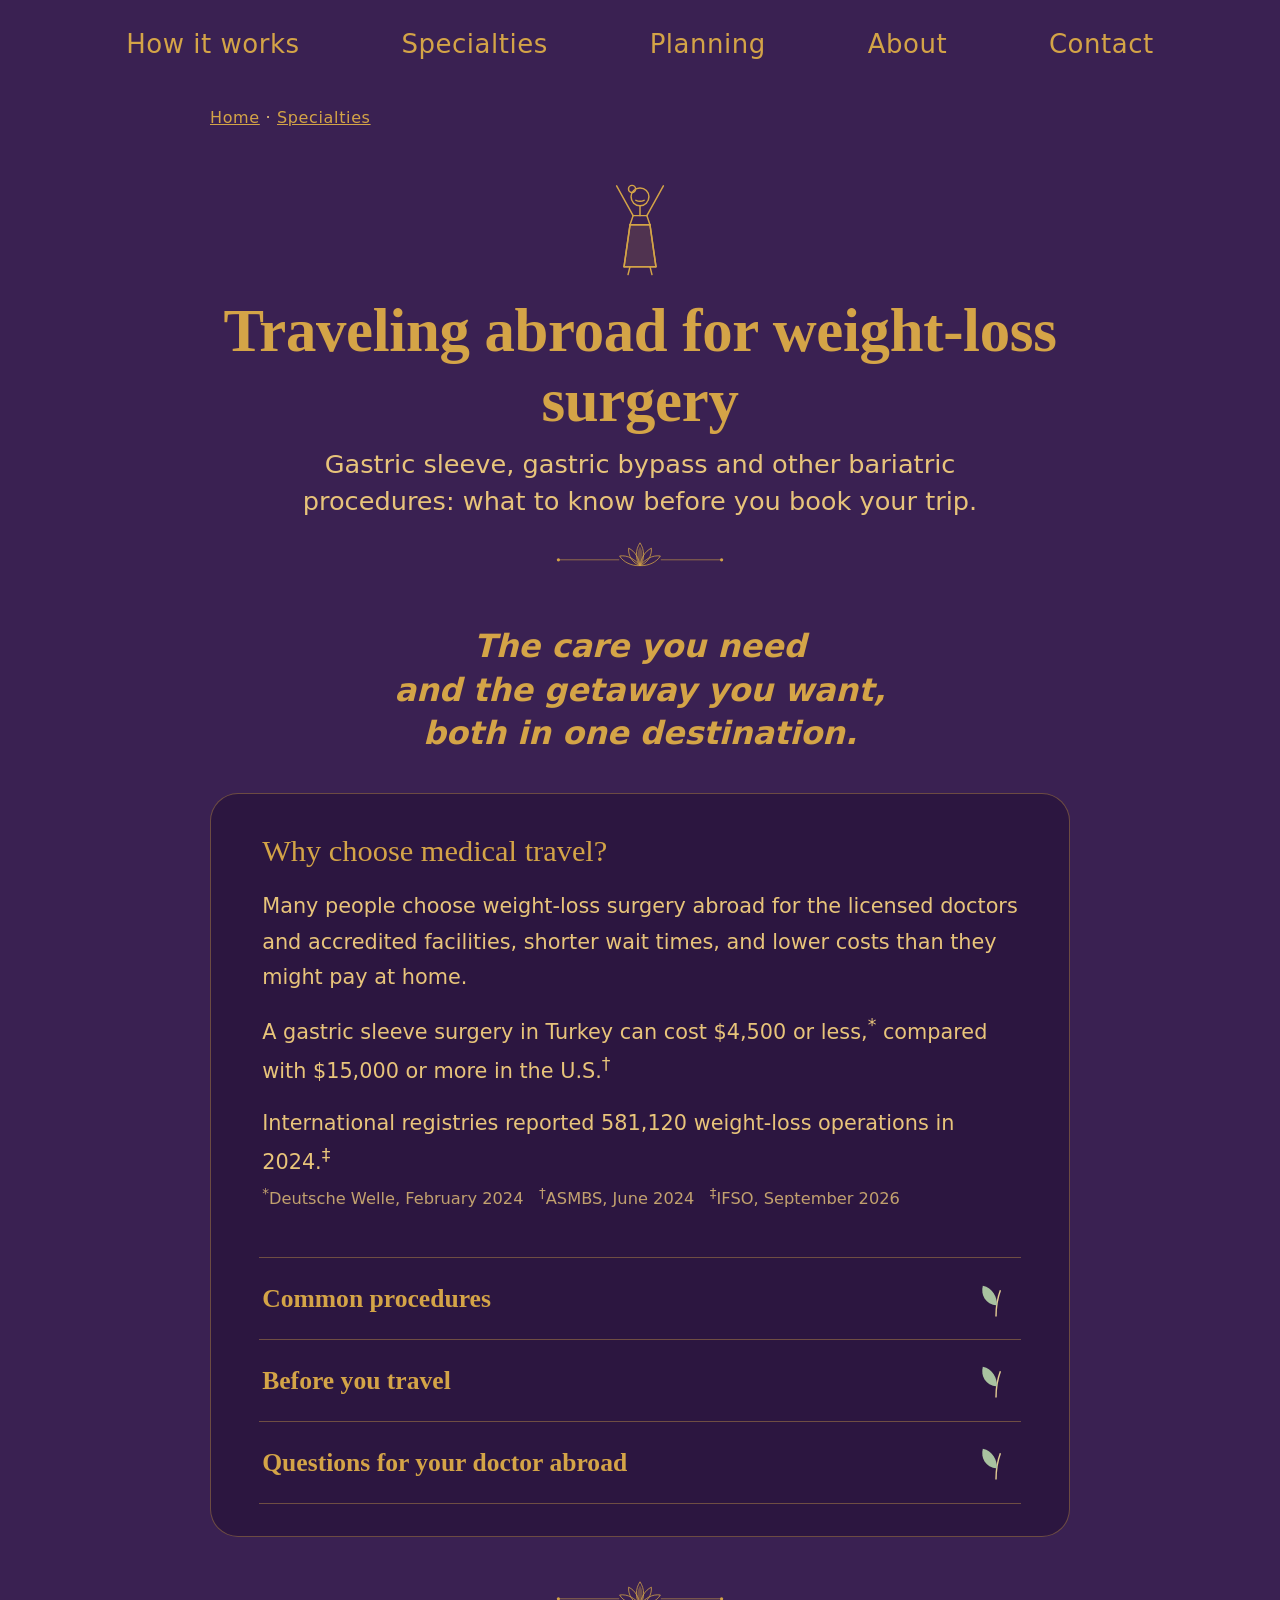
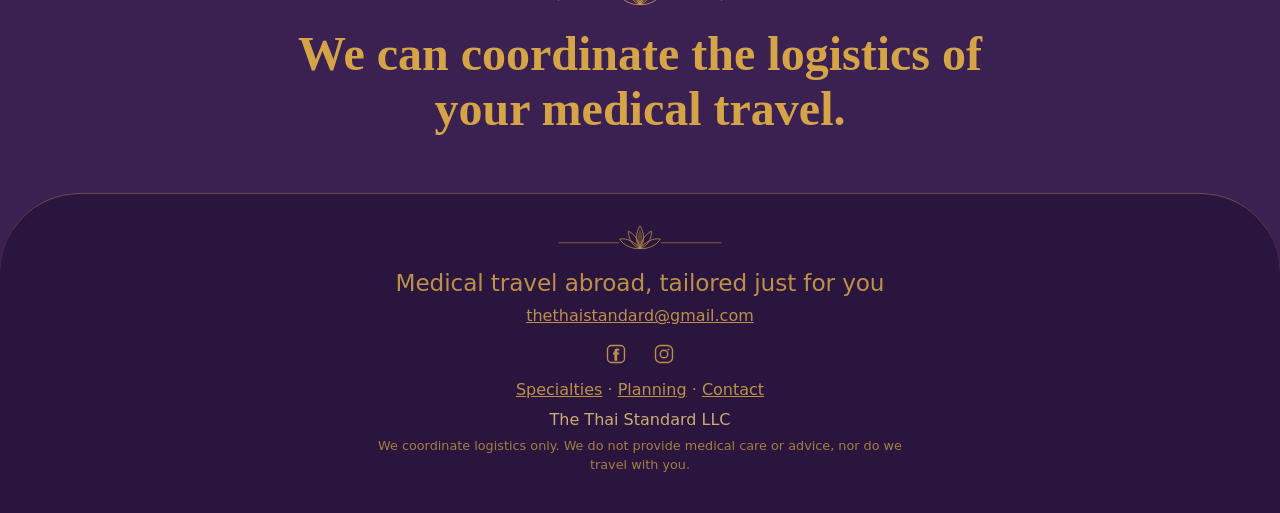
<file: guides/weight-loss-surgery.html>
<!DOCTYPE html>
<html lang="en">
<head>
<meta charset="utf-8">
<meta name="viewport" content="width=device-width, initial-scale=1">
<meta name="robots" content="index, follow">
<title>Traveling abroad for weight-loss surgery | The Thai Standard</title>
<meta name="description" content="Gastric sleeve, gastric bypass and other bariatric procedures: what to know before you book your trip.">
<link rel="canonical" href="https://thethaistandard.com/guides/weight-loss-surgery.html">
<meta property="og:site_name" content="The Thai Standard">
<meta property="og:title" content="Traveling abroad for weight-loss surgery | The Thai Standard">
<meta property="og:description" content="Gastric sleeve, gastric bypass and other bariatric procedures: what to know before you book your trip.">
<meta property="og:image" content="https://thethaistandard.com/assets/og-share.jpg">
<meta name="theme-color" content="#3A2152">
<link rel="icon" href="data:image/svg+xml,%3Csvg xmlns='http://www.w3.org/2000/svg' viewBox='0 0 24 24'%3E%3Cpath d='M12 21 L12 13' stroke='%23D4A447' stroke-width='1.4'/%3E%3Cpath d='M12 14 C7 14 5 10 6 6 C10 7 12 10 12 14Z' fill='%23A9C2A0'/%3E%3Cpath d='M12 12 C16.5 12 19 8.5 18 4.5 C14 5.5 12 8 12 12Z' fill='%23E8C47A'/%3E%3C/svg%3E">
<link rel="stylesheet" href="../styles.css?v=1453">
<link rel="stylesheet" href="../guides.css?v=13">
<link rel="stylesheet" href="../layers.css?v=7">
<style id="leaf-toggles">
.g-hero h1{font-size:clamp(2.4rem,5.4vw,3.8rem) !important;font-weight:700 !important}
details.l-sec > summary::after{content:"" !important;width:44px;height:44px;background:url("data:image/svg+xml,%3Csvg%20xmlns%3D%22http%3A//www.w3.org/2000/svg%22%20viewBox%3D%220%200%2040%2040%22%3E%3Cpath%20d%3D%22M20%2036%20C20%2028%2021%2020%2024%2012%22%20stroke%3D%22%23E3CC93%22%20stroke-width%3D%221.3%22%20fill%3D%22none%22/%3E%3Cpath%20d%3D%22M21%2026%20C10%2025%206%2016%208%208%20C17%2010%2021%2018%2021%2026Z%22%20fill%3D%22%23A9C2A0%22/%3E%3C/svg%3E") center/contain no-repeat;transition:transform .25s}
details.l-sec[open] > summary::after{content:"" !important;background-image:url("data:image/svg+xml,%3Csvg%20xmlns%3D%22http%3A//www.w3.org/2000/svg%22%20viewBox%3D%220%200%2040%2040%22%3E%3Cpath%20d%3D%22M20%2038%20C20%2028%2020%2018%2020%208%22%20stroke%3D%22%23E3CC93%22%20stroke-width%3D%221.3%22%20fill%3D%22none%22/%3E%3Cpath%20d%3D%22M20%2030%20C10%2030%205%2023%206%2016%20C14%2017%2019%2023%2020%2030Z%22%20fill%3D%22%23A9C2A0%22/%3E%3Cpath%20d%3D%22M20%2026%20C30%2026%2035%2019%2034%2012%20C26%2013%2021%2019%2020%2026Z%22%20fill%3D%22%23A9C2A0%22%20opacity%3D%22.9%22/%3E%3Cpath%20d%3D%22M20%2015%20C15%2012%2014%206%2017%202%20C21%205%2022%2010%2020%2015Z%22%20fill%3D%22%23E8D29C%22/%3E%3C/svg%3E")}
.topbar-in{justify-content:center !important}
.topbar nav{width:100% !important;flex:1 1 auto !important}
.topbar nav ul{display:flex !important;justify-content:space-evenly !important;width:100% !important;margin:0 !important;padding:0 !important}

.g-close .btn{position:relative}
.g-close .btn::before,.g-close .btn::after{content:"";position:absolute;top:50%;width:48px;height:48px;transform:translateY(-50%);background:url("data:image/svg+xml,%3Csvg%20xmlns%3D%22http%3A//www.w3.org/2000/svg%22%20viewBox%3D%220%200%2040%2040%22%3E%3Cpath%20d%3D%22M20%2038%20C20%2028%2020%2018%2020%208%22%20stroke%3D%22%23E3CC93%22%20stroke-width%3D%221.3%22%20fill%3D%22none%22/%3E%3Cpath%20d%3D%22M20%2030%20C10%2030%205%2023%206%2016%20C14%2017%2019%2023%2020%2030Z%22%20fill%3D%22%23A9C2A0%22/%3E%3Cpath%20d%3D%22M20%2026%20C30%2026%2035%2019%2034%2012%20C26%2013%2021%2019%2020%2026Z%22%20fill%3D%22%23A9C2A0%22%20opacity%3D%22.9%22/%3E%3Cpath%20d%3D%22M20%2015%20C15%2012%2014%206%2017%202%20C21%205%2022%2010%2020%2015Z%22%20fill%3D%22%23E8D29C%22/%3E%3C/svg%3E") center/contain no-repeat;pointer-events:none}
.g-close .btn::before{right:calc(100% + 14px)}
.g-close .btn::after{left:calc(100% + 14px);transform:translateY(-50%) scaleX(-1)}
</style>
</head>
<body>
<svg width="0" height="0" style="position:absolute" aria-hidden="true" focusable="false">
  <defs>
    <symbol id="sprig" viewBox="0 0 100 130">
      <path d="M50 125 C50 90 52 50 70 10" stroke="#D4A447" stroke-width="1.2" fill="none" opacity=".85"/>
      <path d="M51 95 C30 92 22 76 26 62 C42 66 50 80 51 95Z" fill="#A9C2A0" opacity=".75"/>
      <path d="M53 75 C72 72 82 58 80 44 C64 47 55 60 53 75Z" fill="#A9C2A0" opacity=".85"/>
      <path d="M58 50 C40 46 36 32 40 20 C54 26 59 38 58 50Z" fill="#E8C47A" opacity=".85"/>
      <path d="M64 30 C78 26 84 16 82 6 C70 9 65 18 64 30Z" fill="#D4A447" opacity=".85"/>
      <circle cx="30" cy="112" r="4" fill="#D4A447" opacity=".85"/><circle cx="78" cy="98" r="2.5" fill="#E8C47A" opacity=".85"/>
    </symbol>
    <symbol id="blossom" viewBox="0 0 40 40">
      <g fill="#E9BFD3" opacity=".9">
        <ellipse cx="20" cy="10" rx="6" ry="9"/>
        <ellipse cx="20" cy="10" rx="6" ry="9" transform="rotate(72 20 20)"/>
        <ellipse cx="20" cy="10" rx="6" ry="9" transform="rotate(144 20 20)"/>
        <ellipse cx="20" cy="10" rx="6" ry="9" transform="rotate(216 20 20)"/>
        <ellipse cx="20" cy="10" rx="6" ry="9" transform="rotate(288 20 20)"/>
      </g>
      <circle cx="20" cy="20" r="3.6" fill="#D4A447"/>
    </symbol>
    <symbol id="branch" viewBox="0 0 160 120">
      <path d="M4 112 C40 96 78 70 152 14" stroke="#D4A447" stroke-width="1.2" fill="none" opacity=".85"/>
      <path d="M40 92 C34 74 42 60 56 56 C58 72 52 86 40 92Z" fill="#A9C2A0" opacity=".7"/>
      <path d="M62 78 C78 84 92 78 98 66 C84 62 70 66 62 78Z" fill="#A9C2A0" opacity=".85"/>
      <path d="M88 56 C84 38 92 26 104 22 C106 38 100 50 88 56Z" fill="#E8C47A" opacity=".85"/>
      <path d="M112 40 C126 44 138 38 142 28 C130 24 118 28 112 40Z" fill="#D4A447" opacity=".85"/>
      <circle cx="22" cy="96" r="3" fill="#D4A447" opacity=".85"/>
    </symbol>
    <symbol id="sprig-gold" viewBox="0 0 100 130">
      <path d="M50 125 C50 90 52 50 70 10" stroke="#D4A447" stroke-width="1.4" fill="none" opacity=".9"/>
      <path d="M51 95 C30 92 22 76 26 62 C42 66 50 80 51 95Z" fill="#E8C47A" opacity=".85"/>
      <path d="M53 75 C72 72 82 58 80 44 C64 47 55 60 53 75Z" fill="#A9C2A0" opacity=".75"/>
      <path d="M58 50 C40 46 36 32 40 20 C54 26 59 38 58 50Z" fill="#E8C47A" opacity=".6"/>
      <path d="M64 30 C78 26 84 16 82 6 C70 9 65 18 64 30Z" fill="#E8C47A" opacity=".9"/>
      <circle cx="30" cy="112" r="4" fill="#E8C47A" opacity=".7"/><circle cx="78" cy="98" r="2.5" fill="#E8C47A" opacity=".6"/>
    </symbol>
    <symbol id="seigaiha" viewBox="0 0 240 160">
      <g fill="none" stroke="#7E5AA6" stroke-width="2">
        <g id="sw"><circle cx="0" cy="0" r="38"/><circle cx="0" cy="0" r="28"/><circle cx="0" cy="0" r="18"/><circle cx="0" cy="0" r="8"/></g>
      </g>
    </symbol>
    <symbol id="lotus" viewBox="0 0 80 50">
      <g fill="none" stroke="#D4A447" stroke-width="1.3" stroke-linejoin="round">
        <path d="M40 44 C32 34 32 18 40 6 C48 18 48 34 40 44Z"/>
        <path d="M40 44 C28 40 20 28 21 15 C32 20 38 32 40 44Z"/>
        <path d="M40 44 C52 40 60 28 59 15 C48 20 42 32 40 44Z"/>
        <path d="M40 44 C26 45 12 38 6 28 C20 26 32 34 40 44Z"/>
        <path d="M40 44 C54 45 68 38 74 28 C60 26 48 34 40 44Z"/>
      </g>
      <path d="M40 44 C34 36 34 22 40 12 C46 22 46 36 40 44Z" fill="#D4A447" opacity=".35"/>
    </symbol>
    <symbol id="plum-branch" viewBox="0 0 220 140">
      <path d="M2 130 C50 118 80 96 110 80 C140 64 170 40 216 18" stroke="#8C68B4" stroke-width="3" fill="none" stroke-linecap="round"/>
      <path d="M110 80 C116 60 128 48 146 40" stroke="#8C68B4" stroke-width="2" fill="none" stroke-linecap="round"/>
      <path d="M60 110 C62 96 70 88 82 84" stroke="#8C68B4" stroke-width="1.6" fill="none" stroke-linecap="round"/>
      <g fill="#E9BFD3" opacity=".75">
        <g transform="translate(146 40)"><circle cx="0" cy="-6" r="5"/><circle cx="5.7" cy="-1.9" r="5"/><circle cx="3.5" cy="4.9" r="5"/><circle cx="-3.5" cy="4.9" r="5"/><circle cx="-5.7" cy="-1.9" r="5"/></g>
        <g transform="translate(82 84) scale(.8)"><circle cx="0" cy="-6" r="5"/><circle cx="5.7" cy="-1.9" r="5"/><circle cx="3.5" cy="4.9" r="5"/><circle cx="-3.5" cy="4.9" r="5"/><circle cx="-5.7" cy="-1.9" r="5"/></g>
        <g transform="translate(190 30) scale(.7)"><circle cx="0" cy="-6" r="5"/><circle cx="5.7" cy="-1.9" r="5"/><circle cx="3.5" cy="4.9" r="5"/><circle cx="-3.5" cy="4.9" r="5"/><circle cx="-5.7" cy="-1.9" r="5"/></g>
      </g>
      <g fill="#D4A447"><circle cx="146" cy="40" r="2.2"/><circle cx="82" cy="84" r="1.8"/><circle cx="190" cy="30" r="1.6"/><circle cx="120" cy="72" r="2.4" opacity=".7"/><circle cx="166" cy="50" r="2" opacity=".6"/></g>
    </symbol>
    <symbol id="asanoha" viewBox="0 0 100 100">
      <g fill="none" stroke="#7E5AA6" stroke-width="1.4">
        <polygon points="50,4 90,27 90,73 50,96 10,73 10,27"/>
        <path d="M50 50 L50 4 M50 50 L90 27 M50 50 L90 73 M50 50 L50 96 M50 50 L10 73 M50 50 L10 27"/>
        <path d="M50 50 L30 15.5 M50 50 L70 15.5 M50 50 L90 50 M50 50 L70 84.5 M50 50 L30 84.5 M50 50 L10 50"/>
      </g>
    </symbol>
    <symbol id="lilac-branch" viewBox="0 0 200 60">
      <path d="M4 34 C30 22 52 44 80 32 C108 20 128 40 156 28 C170 22 184 24 196 28" stroke="#B79AD8" stroke-width="2.2" fill="none" stroke-linecap="round"/>
      <path d="M62 38 C66 48 74 52 84 52" stroke="#B79AD8" stroke-width="1.4" fill="none" stroke-linecap="round"/>
      <path d="M118 28 C120 18 128 12 138 10" stroke="#B79AD8" stroke-width="1.4" fill="none" stroke-linecap="round"/>
      <g fill="#A9C2A0"><path d="M30 28 C26 18 32 10 40 8 C42 18 38 26 30 28Z"/><path d="M100 26 C108 34 118 34 124 30 C118 22 108 20 100 26Z"/><path d="M168 24 C164 14 170 8 178 6 C180 14 176 22 168 24Z"/></g>
      <g fill="#D4BCEB"><g transform="translate(84 52) scale(0.9)"><circle cx="0" cy="-5" r="4.2"/><circle cx="4.8" cy="-1.6" r="4.2"/><circle cx="3" cy="4.1" r="4.2"/><circle cx="-3" cy="4.1" r="4.2"/><circle cx="-4.8" cy="-1.6" r="4.2"/></g><g transform="translate(138 10) scale(0.9)"><circle cx="0" cy="-5" r="4.2"/><circle cx="4.8" cy="-1.6" r="4.2"/><circle cx="3" cy="4.1" r="4.2"/><circle cx="-3" cy="4.1" r="4.2"/><circle cx="-4.8" cy="-1.6" r="4.2"/></g><g transform="translate(50 38) scale(0.7)"><circle cx="0" cy="-5" r="4.2"/><circle cx="4.8" cy="-1.6" r="4.2"/><circle cx="3" cy="4.1" r="4.2"/><circle cx="-3" cy="4.1" r="4.2"/><circle cx="-4.8" cy="-1.6" r="4.2"/></g><g transform="translate(196 28) scale(0.75)"><circle cx="0" cy="-5" r="4.2"/><circle cx="4.8" cy="-1.6" r="4.2"/><circle cx="3" cy="4.1" r="4.2"/><circle cx="-3" cy="4.1" r="4.2"/><circle cx="-4.8" cy="-1.6" r="4.2"/></g></g>
      <g fill="#D4A447"><circle cx="84" cy="52" r="1.6"/><circle cx="138" cy="10" r="1.6"/><circle cx="50" cy="38" r="1.2"/><circle cx="196" cy="28" r="1.3"/></g>
    </symbol>
  </defs>
</svg>
<div class="page">
<header class="topbar"><div class="wrap topbar-in"><nav aria-label="Main"><ul>
<li><a href="../index.html#packages">How it works</a></li>
<li><a href="../specialties.html">Specialties</a></li>
<li><a href="medical-travel-checklist.html">Planning</a></li>
<li><a href="../index.html#about">About</a></li>
<li><a href="../contact.html">Contact</a></li>
</ul></nav></div></header>
<main class="g-main">
<div class="g-wrap">
<p class="g-crumb"><a href="../index.html">Home</a> · <a href="../specialties.html">Specialties</a></p>
<div class="g-hero"><svg class="g-hero-illust" viewBox="0 0 160 160" width="150" height="150" role="img" aria-label="A person with both arms raised" fill="none" stroke="#D4A447" stroke-width="2.15" stroke-linecap="round" stroke-linejoin="round"><circle cx="68.4" cy="23.1" r="5.1"/><circle cx="80" cy="34.7" r="13"/><path d="M74 39.7 Q80 42.7 86 39.7"/><path d="M80 47.7 L80 62"/><path d="M70 62 H90"/><path d="M70 62 L65.5 75.3"/><path d="M90 62 L94.5 75.3"/><path d="M65.5 75.3 H94.5"/><polygon points="65.5,75.3 94.5,75.3 103.2,136.2 56.8,136.2" fill="rgba(212,164,71,.14)" /><path d="M65.5 75.3 L56.8 136.2"/><path d="M94.5 75.3 L103.2 136.2"/><path d="M56.8 136.2 H103.2"/><path d="M65.5 136.2 L62.6 147.8"/><path d="M94.5 136.2 L97.4 147.8"/><path d="M70 62 L46 18.7"/><path d="M90 62 L114 18.7"/></svg><h1>Traveling abroad for weight-loss surgery</h1><p class="g-sub">Gastric sleeve, gastric bypass and other bariatric procedures: what to know before you book your trip.</p><svg class="g-lotus" viewBox="0 0 220 40" aria-hidden="true"><path d="M8 26 H84 M136 26 H212" stroke="#D4A447" stroke-width=".9" opacity=".8"/><circle cx="8" cy="26" r="2" fill="#D4A447"/><circle cx="212" cy="26" r="2" fill="#D4A447"/><use href="#lotus" x="80" y="0" width="60" height="38"/></svg></div>
<div class="l-surface"><p class="l-cost" style="font-style:italic !important"><span style="white-space:nowrap">The care you need</span> <span style="white-space:nowrap">and the getaway you want,</span> <span style="white-space:nowrap">both in one destination.</span></p></div>
<article class="g-art l-art">
<div class="l-intro"><h2>Why choose medical travel?</h2>
<p>Many people choose weight-loss surgery abroad for the licensed doctors and accredited facilities, shorter wait times, and lower costs than they might pay at home.</p>
<p>A gastric sleeve surgery in Turkey can cost $4,500 or less,<sup>*</sup> compared with $15,000 or more in the U.S.<sup>&dagger;</sup></p>
<p>International registries reported 581,120 weight-loss operations in 2024.<sup>&Dagger;</sup><br><small style="font-size:.78em;opacity:.8"><sup>*</sup>Deutsche Welle, February 2024 &nbsp; <sup>&dagger;</sup>ASMBS, June 2024 &nbsp; <sup>&Dagger;</sup>IFSO, September 2026</small></p>
</div>
<details class="l-sec"><summary>Common procedures</summary><div class="l-sec-in"><ul>
<li>Sleeve gastrectomy (gastric sleeve)</li>
<li>Roux-en-Y gastric bypass</li>
<li>One-anastomosis gastric bypass</li>
<li>Biliopancreatic diversion with duodenal switch</li>
</ul></div></details>
<details class="l-sec"><summary>Before you travel</summary><div class="l-sec-in"><ul>
<li>Have a visit with your home doctor, if appropriate.</li>
<li>Choose your doctor abroad and complete your consultation. Arrange for your records to be sent securely and digitally to their office.</li>
<li>Discuss the plan for follow-up care with your home doctor and your doctor abroad.</li>
<li>Make sure your travel documents are in order and you secure travel insurance before your trip.</li>
</ul>
<p><a href="medical-travel-checklist.html">Planning your medical travel abroad</a></p>
</div></details>
<details class="l-sec"><summary>Questions for your doctor abroad</summary><div class="l-sec-in"><ul>
<li>Is any special preparation needed in the weeks leading up to surgery?</li>
<li>How long should I plan to stay in the area after surgery, and are there any special instructions for my trip home and once I’m back?</li>
<li>Who will handle my follow-up appointments and nutrition support after I return home?</li>
</ul></div></details>
</article>
<section class="g-close" aria-label="We can help"><svg class="g-lotus" viewBox="0 0 220 40" aria-hidden="true"><path d="M8 26 H84 M136 26 H212" stroke="#D4A447" stroke-width=".9" opacity=".8"/><circle cx="8" cy="26" r="2" fill="#D4A447"/><circle cx="212" cy="26" r="2" fill="#D4A447"/><use href="#lotus" x="80" y="0" width="60" height="38"/></svg><h2 class="g-close-h"><a href="../contact.html">We can coordinate the logistics of your medical travel.</a></h2></section>
</div>
</main>
<footer class="site-foot">
<div class="wrap">
<svg class="foot-leaves lotus-div" viewBox="0 0 220 40" aria-hidden="true"><path d="M8 26 H84 M136 26 H212" stroke="#D4A447" stroke-width=".9" opacity=".8"/><use href="#lotus" x="80" y="0" width="60" height="38"/></svg>
<p class="page-motto">Medical travel abroad,<wbr> <em>tailored just for you</em></p>
<p class="g-email"><a href="mailto:thethaistandard@gmail.com">thethaistandard@gmail.com</a></p>
<p class="g-social">
<a class="g-social-link" href="https://www.facebook.com/profile.php?id=61596089040519" target="_blank" rel="noopener" aria-label="The Thai Standard on Facebook"><svg viewBox="0 0 24 24" aria-hidden="true" focusable="false"><rect x="2.75" y="2.75" width="18.5" height="18.5" rx="4.25" fill="none" stroke="currentColor" stroke-width="1.5"/><path d="M13.35 19.25v-6.7h1.95l.3-2.1h-2.25V9.15c0-.6.16-1.02.98-1.02h1.22V6.22A14.6 14.6 0 0 0 13.18 6c-1.72 0-2.9 1.05-2.9 2.98v1.47H8.7v2.1h1.58v6.7h3.07z" fill="currentColor" stroke="none"/></svg></a>
<a class="g-social-link" href="https://www.instagram.com/thethaistandard/" target="_blank" rel="noopener" aria-label="The Thai Standard on Instagram"><svg viewBox="0 0 24 24" aria-hidden="true" focusable="false" fill="none" stroke="currentColor" stroke-width="1.5" stroke-linecap="round" stroke-linejoin="round"><rect x="2.75" y="2.75" width="18.5" height="18.5" rx="5.25"/><circle cx="12" cy="12" r="4.15"/><circle cx="16.85" cy="7.15" r="1.05" fill="currentColor" stroke="none"/></svg></a>
</p>
<p class="g-foot-links"><a href="../specialties.html">Specialties</a> · <a href="medical-travel-checklist.html">Planning</a> · <a href="../contact.html">Contact</a></p>
<p class="g-llc">The Thai Standard LLC</p>
<p class="g-foot-legal">We coordinate logistics only. We do not provide medical care or advice, nor do we travel with you.</p>
</div>
</footer>
</div>
</body>
</html>
</file>
<file: styles.css>
/* Anne's site — botanical ivory draft (v5). Static, no JS, no web fonts. */
:root{
  --ivory:#FBF1EC;      /* pale blush ivory */
  --ivory-2:#F8EDE6;
  --card:#FFF8F3;       /* warm, never pure white */
  --sage:#A8BFA3;
  --sage-2:#8fb08b;
  --sage-soft:#EEF2EA;
  --teal:#2F7F7A;       /* decoration only */
  --teal-ink:#1E5A55;   /* emphasis text */
  --ink:#1D4441;        /* body text, ~9:1 on ivory */
  --ink-deep:#173b38;
  --gold:#C9A96E;       /* accents only */
  --blush:#E8C9BE;
  --serif:"Iowan Old Style","Palatino Linotype",Palatino,"Book Antiqua","URW Palladio L","P052",Georgia,serif;
  --sans:"Avenir Next","Segoe UI","Helvetica Neue","Noto Sans","DejaVu Sans",Arial,sans-serif;
}
*,*::before,*::after{box-sizing:border-box}
html{scroll-behavior:smooth;-webkit-text-size-adjust:100%}
body{
  margin:0;
  font-family:var(--sans);
  font-size:1.25rem;
  line-height:1.65;
  color:var(--ink);
  background-color:var(--ivory);
  /* soft leaf & blossom print */
  background-image:url("data:image/svg+xml,%3Csvg xmlns='http://www.w3.org/2000/svg' width='260' height='260' viewBox='0 0 260 260'%3E%3Cg opacity='.16'%3E%3Cpath d='M40 70 C30 52 38 36 54 32 C58 50 52 64 40 70Z' fill='%23A8BFA3'/%3E%3Cpath d='M40 70 L60 96' stroke='%232F7F7A' stroke-width='1'/%3E%3Cpath d='M190 190 C206 182 222 188 226 204 C208 208 196 202 190 190Z' fill='%23A8BFA3'/%3E%3Cpath d='M170 176 C176 162 190 158 200 164 C194 178 182 182 170 176Z' fill='%23C9A96E'/%3E%3C/g%3E%3Cg opacity='.22' fill='%23E8C9BE'%3E%3Ccircle cx='180' cy='60' r='5'/%3E%3Ccircle cx='188' cy='54' r='5'/%3E%3Ccircle cx='190' cy='64' r='5'/%3E%3Ccircle cx='182' cy='70' r='5'/%3E%3Ccircle cx='174' cy='64' r='5'/%3E%3C/g%3E%3Ccircle cx='182' cy='62' r='2' fill='%23C9A96E' opacity='.35'/%3E%3Ccircle cx='86' cy='200' r='2.5' fill='%23C9A96E' opacity='.3'/%3E%3C/svg%3E");
  background-size:260px 260px;
}
img,svg{display:block}
a{color:var(--teal-ink)}
a:focus-visible{outline:3px solid var(--gold);outline-offset:4px;border-radius:999px}
.page{position:relative;overflow:hidden}
.wrap{width:min(1120px,100% - 2.5rem);margin-inline:auto;position:relative;z-index:1}
.nw{white-space:nowrap}

h1,h2,h3{font-family:var(--serif);font-weight:500;color:var(--ink-deep);margin:0}
h1 em,h2 em{color:var(--teal-ink);font-style:italic}

/* ---------- Decorations (from draft_v3) ---------- */
.deco{position:absolute;border-radius:50%;z-index:0;pointer-events:none}
.leaf,.bloom{position:absolute;z-index:0;pointer-events:none;overflow:visible}
.c1{width:520px;height:520px;background:var(--sage);opacity:.26;top:-200px;right:-170px}
.c3{width:360px;height:360px;background:var(--teal);opacity:.08;bottom:-110px;left:-180px}
.c4{width:420px;height:420px;background:var(--blush);opacity:.38;top:40px;left:-230px}
.ring2{width:200px;height:200px;border:1.5px solid var(--gold);opacity:.6;bottom:60px;right:4%}

/* ---------- Top bar ---------- */
.topbar{position:relative;z-index:2;padding:1rem 0}
.topbar-in{display:flex;align-items:center;justify-content:space-between;gap:1rem;flex-wrap:wrap}
.mark{display:inline-grid;place-items:center;width:58px;height:58px;border-radius:0 50% 0 50%;background:rgba(238,242,234,.9);border:1px solid rgba(201,169,110,.45)}
.topbar nav ul{list-style:none;margin:0;padding:0;display:flex;flex-wrap:wrap;gap:.25rem .5rem}
.topbar nav a{display:inline-block;font-size:18px;letter-spacing:.02em;text-decoration:none;color:var(--ink);padding:.45rem 1rem;border-radius:999px;transition:background .2s}
.topbar nav a:hover{background:rgba(168,191,163,.28)}

/* ---------- Eyebrow / buttons ---------- */
.eyebrow{display:flex;align-items:center;justify-content:center;gap:.7rem;margin:0 0 .9rem;
  font-size:18px;letter-spacing:.16em;text-transform:uppercase;font-weight:600;color:var(--teal-ink)}
.eyebrow.left{justify-content:flex-start}
.eyebrow .dot{flex:none;width:12px;height:12px;border-radius:0 12px 0 12px;background:var(--gold)}
.btn{display:inline-block;margin-top:1.6rem;background:var(--teal-ink);color:#FBF1EC;text-decoration:none;
  font-size:1.125rem;font-weight:600;letter-spacing:.08em;text-transform:uppercase;
  padding:1rem 2.2rem;border-radius:999px;box-shadow:0 8px 22px rgba(30,90,85,.18);transition:transform .2s,box-shadow .2s}
.btn:hover{transform:translateY(-2px);box-shadow:0 12px 26px rgba(30,90,85,.24)}

/* ---------- Hero ---------- */
.hero{position:relative;padding:2rem 0 4.5rem;text-align:center}
.hero-in{max-width:860px}
.emblem{position:relative;width:200px;height:200px;margin:0 auto 1.2rem}
.e-circle{position:absolute;inset:18px 26px 22px 14px;border-radius:50%;background:var(--sage);opacity:.3}
.e-ring{position:absolute;inset:4px 0 30px 40px;border-radius:50%;border:1.5px solid var(--gold);opacity:.75}
.e-sprig{position:absolute;left:44px;top:6px;width:120px;height:170px}
h1{font-size:clamp(2.6rem,6.2vw,4.6rem);line-height:1.1;letter-spacing:-.005em;margin-bottom:1.2rem}
h1 em{display:block}
.lead{font-family:var(--serif);font-style:italic;font-size:clamp(1.45rem,2.6vw,1.9rem);line-height:1.4;color:var(--teal-ink);margin:0 0 .8rem}
.intro{margin:0 auto;max-width:36ch}
.hero-left{width:300px;height:225px;left:-30px;top:330px;transform:scaleX(-1) rotate(-8deg);opacity:.95}
.hero-right{width:230px;height:300px;right:4%;top:60px;opacity:.95}
.bloom.b1{width:44px;height:44px;left:12%;top:120px;opacity:.9}
.bloom.b2{width:30px;height:30px;right:18%;bottom:50px;opacity:.85}

/* ---------- Calm quote ---------- */
.calm{position:relative;padding:0 0 4.5rem}
.calm-in{max-width:880px;text-align:center;
  background:rgba(255,248,243,.82);border:1px solid rgba(201,169,110,.35);
  border-radius:120px 32px 120px 32px;padding:2.6rem 2rem 2rem;
  box-shadow:0 10px 30px rgba(201,169,110,.12)}
.calm-bloom{width:42px;height:42px;margin:0 auto .6rem}
.calm-text{font-family:var(--serif);font-size:clamp(1.5rem,3vw,2.1rem);line-height:1.4;margin:0;color:var(--ink-deep)}
.calm-text em{display:block;color:var(--teal-ink)}
.calm-leaves{width:150px;height:25px;margin:1.2rem auto 0}

/* ---------- Services ---------- */
.services{position:relative;padding:3rem 0 5rem;text-align:center}
.services h2,.contact-sec h2{font-size:clamp(2.1rem,4.5vw,3.2rem);line-height:1.15;margin-bottom:1.2rem}
.section-lead{max-width:44ch;margin:0 auto 3rem}
.svc-right{width:280px;height:210px;right:-40px;top:20px;transform:rotate(-12deg)}
.svc-left{width:170px;height:220px;left:2%;bottom:30px;transform:rotate(-14deg)}
.tiles{list-style:none;margin:0;padding:0;display:grid;grid-template-columns:repeat(4,1fr);gap:1.4rem;text-align:left}
.tile{position:relative;overflow:hidden;padding:1.8rem 1.6rem 1.9rem;
  border-radius:56px 18px 56px 18px;border:1px solid #e3ebe0;
  box-shadow:0 10px 28px rgba(47,127,122,.08)}
.tile::before{content:"";position:absolute;left:0;top:0;height:5px;background:var(--sage);border-radius:0 0 5px 0}
.tile.l1{background:var(--card);border-color:#EFE6D6}
.tile.l1::before{width:25%;opacity:.8}
.tile.l2{background:#F3F6EF;border-color:#dbe6d7}
.tile.l2::before{width:50%;background:var(--sage-2)}
.tile.l3{background:#E9F0E5;border-color:#cddcc9}
.tile.l3::before{width:75%;background:linear-gradient(90deg,var(--sage-2),var(--teal))}
.tile.l4{background:#F7ECE4;border-color:#ead7c8}
.tile.l4::before{width:100%;background:linear-gradient(90deg,var(--sage-2),var(--teal),var(--gold))}
.tile .hd{display:flex;align-items:center;justify-content:space-between;margin-bottom:1rem}
.ico{display:grid;place-items:center;width:68px;height:68px;border-radius:50%;background:rgba(251,241,236,.95);border:1px solid rgba(201,169,110,.35)}
.l1 .ico{background:var(--sage-soft)}
.ico svg{width:42px;height:42px}
.num{display:grid;place-items:center;width:44px;height:44px;border-radius:0 50% 0 50%;
  background:linear-gradient(135deg,#e6efe4,#dfeadc);color:var(--teal-ink);
  font-family:var(--serif);font-style:italic;font-size:1.3rem;border:1px solid rgba(201,169,110,.4)}
.tile h3{font-size:1.55rem;line-height:1.2;margin-bottom:.5rem;color:var(--ink-deep)}
.tile p{margin:0;font-size:1.2rem;line-height:1.55}

/* ---------- Contact ---------- */
.contact-sec{position:relative;padding:1rem 0 5rem}
.talk{position:relative;overflow:hidden;max-width:900px;margin:0 auto;text-align:center;
  background:linear-gradient(160deg,#EEF2EA 0%,#F5EEE6 100%);
  border:1px solid rgba(168,191,163,.6);
  border-radius:140px 36px 140px 36px;padding:3.6rem 2.2rem 3.4rem;
  box-shadow:0 14px 40px rgba(47,127,122,.10)}
.talk > *:not(span):not(svg){position:relative;z-index:1}
.t-circle{position:absolute;width:260px;height:260px;border-radius:50%;background:var(--sage);opacity:.22;top:-110px;right:-80px}
.t-ring{position:absolute;width:150px;height:150px;border-radius:50%;border:1.5px solid var(--gold);opacity:.6;bottom:-50px;left:-40px}
.talk-sprig{width:110px;height:145px;right:6%;bottom:18px;opacity:.9}
.contact{list-style:none;margin:0 auto;padding:0;display:grid;gap:.9rem;max-width:520px}
.contact li{display:flex;flex-direction:column;align-items:center;gap:.1rem;
  background:rgba(251,241,236,.85);border-radius:999px;padding:.7rem 1.4rem;border:1px solid rgba(201,169,110,.3)}
.contact .lbl{font-size:18px;letter-spacing:.14em;text-transform:uppercase;color:var(--teal-ink);font-weight:600}
.contact a,.contact li > span:not(.lbl){font-size:1.3rem;color:var(--ink-deep);font-weight:600;text-decoration-color:rgba(201,169,110,.8);text-underline-offset:5px;overflow-wrap:anywhere}

/* ---------- About ---------- */
.about-sec{position:relative;padding:1rem 0 5rem}
.about{display:flex;align-items:center;gap:2.4rem;max-width:820px;
  background:rgba(255,248,243,.78);border:1px solid rgba(201,169,110,.3);
  border-radius:36px 110px 36px 110px;padding:2rem 2.6rem 2rem 2rem}
.photo{flex:none;display:block;width:200px;height:200px;border-radius:28px;overflow:hidden;
  box-shadow:0 0 0 6px rgba(251,241,236,.9),0 0 0 7.5px rgba(201,169,110,.55),0 12px 26px rgba(47,127,122,.12)}
.photo img{width:200px;height:200px;aspect-ratio:1/1;object-fit:cover;border-radius:28px}
.about-text h2{font-size:clamp(1.9rem,3.4vw,2.4rem);margin-bottom:.4rem}
.about-text p{margin:0}
.about-text .eyebrow{margin-bottom:.5rem}
.bloom.b3{width:38px;height:38px;right:22%;top:-6px}
.about-leaf{width:240px;height:180px;left:-20px;bottom:-10px;transform:rotate(6deg);opacity:.9}

/* ---------- Footer ---------- */
footer{position:relative;z-index:1;background:#EFEDE3;border-top:1px solid rgba(168,191,163,.6);
  border-radius:80px 80px 0 0;padding:2rem 0 2.2rem;text-align:center;font-size:18px;color:var(--ink)}
footer p{margin:.25rem 0}
.foot-leaves{width:130px;height:22px;margin:0 auto .6rem}

/* ---------- Responsive ---------- */
@media (min-width:1200px){
  body{font-size:1.375rem}
}
@media (max-width:1100px){
  .tiles{grid-template-columns:repeat(2,1fr)}
  .hero-left{left:-90px;opacity:.7}
}
@media (max-width:760px){
  .wrap{width:min(1120px,100% - 2rem)}
  .topbar-in{justify-content:center}
  .topbar nav ul{justify-content:center}
  .topbar nav a{padding:.35rem .7rem}
  .hero{padding:1rem 0 3.5rem}
  .emblem{width:170px;height:170px}
  .e-sprig{left:38px;top:4px;width:100px;height:142px}
  .c1{width:300px;height:300px;top:-120px;right:-140px}
  .c3{width:220px;height:220px;left:-140px;bottom:-60px}
  .c4{width:260px;height:260px;left:-170px}
  .hero-left{width:160px;height:120px;left:-70px;top:auto;bottom:-10px;opacity:.6}
  .hero-right{width:110px;height:145px;right:-34px;top:160px;opacity:.55}
  .bloom.b1{left:6%;top:150px;width:30px;height:30px}
  .bloom.b2{right:6%;bottom:16px}
  .calm{padding-bottom:3.5rem}
  .calm-in{border-radius:70px 24px 70px 24px;padding:2.2rem 1.3rem 1.6rem}
  .services{padding:2rem 0 4rem}
  .svc-right{width:150px;height:112px;right:-60px;top:0;opacity:.6}
  .svc-left{display:none}
  .ring2{width:130px;height:130px;right:-50px;bottom:20px}
  .tiles{grid-template-columns:1fr;gap:1.1rem}
  .tile{border-radius:44px 16px 44px 16px}
  .talk{border-radius:70px 26px 70px 26px;padding:2.8rem 1.1rem 2.6rem}
  .talk-sprig{width:70px;height:92px;right:-6px;bottom:auto;top:24px;opacity:.6}
  .contact li{border-radius:32px;padding:.7rem 1rem}
  .contact a,.contact li > span:not(.lbl){font-size:1.2rem}
  .about{flex-direction:column;text-align:center;gap:1.4rem;border-radius:32px 80px 32px 80px;padding:2.2rem 1.4rem}
  .about-text .eyebrow{justify-content:center}
  .bloom.b3{right:10%}
  .about-leaf{width:140px;height:105px;left:-50px;bottom:-20px;opacity:.6}
  footer{border-radius:48px 48px 0 0}
}
@media (prefers-reduced-motion:reduce){html{scroll-behavior:auto}.btn{transition:none}}

/* ---------- Refinements after preview review ---------- */
.num{color:var(--ink-deep)}
.intro{max-width:46ch}
.hero-left{left:10px;width:260px;height:195px}
.svc-left{display:none}
.ring2{bottom:-30px;right:1%}
@media (min-width:1400px){
  .svc-left{display:block;left:1.5%;bottom:40px}
}
@media (max-width:760px){
  .topbar{padding:.8rem 0 0}
  .topbar-in{flex-direction:column;gap:.5rem}
  .mark{width:50px;height:50px}
  .topbar nav ul{flex-wrap:nowrap;gap:0}
  .topbar nav a{padding:.3rem .42rem;letter-spacing:0}
  .hero-right{display:none}
  .hero-left{left:-40px}
  .svc-right{top:-70px}
}
@media (max-width:370px){
  .topbar nav ul{flex-wrap:wrap;justify-content:center}
}
@media (max-width:760px){ .hero-left{display:none} }

/* =====================================================================
   VERSION A — same beige botanical page, LARGER easy-reading text.
   ===================================================================== */
body{font-size:1.5rem;line-height:1.6}
@media (min-width:1200px){ body{font-size:1.625rem} }

.wrap{width:min(1160px,100% - 2.5rem)}

/* nav + small labels: never below 20px */
.topbar nav a{font-size:21px;padding:.6rem 1.15rem;min-height:48px;line-height:1.5}
.mark{width:64px;height:64px}
.eyebrow{font-size:20px;letter-spacing:.14em;color:var(--ink-deep)}
.contact .lbl{font-size:20px;color:var(--ink-deep)}
footer{font-size:21px}

/* headings scaled up */
h1{font-size:clamp(3rem,7vw,5.4rem);line-height:1.08}
.services h2,.contact-sec h2{font-size:clamp(2.5rem,5.2vw,3.8rem)}
.about-text h2{font-size:clamp(2.2rem,4vw,2.9rem)}
.lead{font-size:clamp(1.65rem,3vw,2.2rem);color:var(--ink-deep)}
.calm-text{font-size:clamp(1.75rem,3.4vw,2.5rem)}
.calm-text em{color:var(--ink-deep)}
h1 em,h2 em{color:var(--teal-ink)}
.intro{max-width:34ch}
.section-lead{max-width:42ch}
.hero-in{max-width:960px}
.calm-in{max-width:960px}

/* buttons: bigger, comfortable tap target */
.btn{font-size:1.3rem;padding:1.15rem 2.6rem;min-height:64px;letter-spacing:.07em}

/* service cards: 2 per row on desktop, larger text */
.tiles{grid-template-columns:repeat(2,1fr);gap:1.8rem}
.tile{padding:2.2rem 2.1rem 2.3rem}
.tile h3{font-size:2rem;margin-bottom:.6rem}
.tile p{font-size:1.5rem;line-height:1.55}
.ico{width:76px;height:76px}.ico svg{width:46px;height:46px}
.num{width:52px;height:52px;font-size:1.55rem}

/* contact */
.talk{max-width:960px}
.contact{max-width:620px;gap:1rem}
.contact li{padding:.85rem 1.6rem}
.contact a,.contact li > span:not(.lbl){font-size:1.5rem}

/* about */
.about{max-width:920px;gap:2.6rem;padding:2.4rem 3rem 2.4rem 2.4rem}
.photo,.photo img{width:200px;height:200px}

@media (max-width:760px){
  body{font-size:1.5rem}
  .topbar nav ul{flex-wrap:wrap;justify-content:center;gap:.1rem .2rem}
  .topbar nav a{font-size:20px;padding:.45rem .7rem}
  h1{font-size:clamp(2.6rem,11vw,3.4rem)}
  .services h2,.contact-sec h2{font-size:2.35rem}
  .tiles{grid-template-columns:1fr;gap:1.3rem}
  .tile{padding:1.9rem 1.5rem 2rem}
  .tile h3{font-size:1.85rem}
  .tile p{font-size:1.5rem}
  .btn{font-size:1.2rem;padding:1.1rem 2.1rem}
  .contact li{padding:.8rem 1rem}
  .contact a,.contact li > span:not(.lbl){font-size:1.35rem}
  .about{padding:2.4rem 1.4rem}
  .eyebrow{letter-spacing:.1em}
}

/* Anne's update: plain solid background, no repeating print or speckle */
body{background-image:none;background-color:var(--ivory)}

/* =====================================================================
   VERSION B — deep plum / champagne gold, quiet Asian-inspired accents.
   Same layout, wording and type scale as version A.
   ===================================================================== */
:root{
  --plum:#3A2152; --plum-2:#321A49; --plum-3:#27133A; --plum-lite:#4B2C68;
  --champ:#EDC26A; --champ-hi:#F6D68E; --champ-line:rgba(237,194,106,.55);
}
body{background:var(--plum) none;color:var(--champ)}
a{color:var(--champ-hi)}
a:focus-visible{outline-color:var(--champ-hi)}
h1,h2,h3,h1 em,h2 em,.lead,.calm-text,.calm-text em,.tile h3,.about-text h2{color:var(--champ-hi)}
.eyebrow,.contact .lbl{color:var(--champ)}
.eyebrow .dot{background:var(--champ)}
.intro,.section-lead,.tile p,.about-text p{color:var(--champ)}

/* large soft shapes at edges */
.c1{background:#5D3A7E;opacity:.45}
.c3{background:#633F84;opacity:.35}
.c4{background:#593877;opacity:.4}
.ring2{border-color:var(--champ);opacity:.45}
.leaf{opacity:.9}
.mark{background:rgba(39,19,58,.75);border-color:var(--champ-line)}
.topbar nav a{color:var(--champ-hi)}
.topbar nav a:hover{background:rgba(237,194,106,.12)}

/* hero emblem inside a round "moon gate" */
.e-circle{background:#633F84;opacity:.55}
.e-ring{border-color:var(--champ);opacity:.55}
.moon-gate{position:absolute;inset:-14px;border-radius:50%;border:1.5px solid rgba(237,194,106,.75);
  box-shadow:0 0 0 7px rgba(58,33,82,1),0 0 0 8px rgba(237,194,106,.28)}
.emblem{margin-top:1.2rem;margin-bottom:2rem}

/* individually placed motifs (no tiling) */
.seig{position:absolute;z-index:0;pointer-events:none;width:300px;height:175px;opacity:.75;
  -webkit-mask-image:radial-gradient(ellipse at 0% 0%,#000 30%,transparent 72%);mask-image:radial-gradient(ellipse at 0% 0%,#000 30%,transparent 72%)}
.seig-hero{left:0;top:0}
.seig-svc{right:0;bottom:0;transform:rotate(180deg)}
.plum{position:absolute;z-index:0;pointer-events:none;overflow:visible}
.plum-hero{width:300px;height:190px;right:2%;bottom:20px;opacity:.85}
.plum-about{width:260px;height:165px;right:3%;top:-30px;transform:scaleX(-1);opacity:.75}
.asa{position:absolute;width:130px;height:82px;left:5%;top:30px;opacity:.55;pointer-events:none}
.lotus-div{width:220px;height:40px}
.calm-leaves.lotus-div{margin:1.3rem auto 0}
.foot-leaves.lotus-div{margin:0 auto .5rem}

/* buttons */
.btn{background:var(--champ);color:var(--plum-3);box-shadow:0 8px 22px rgba(12,5,19,.35)}
.btn:hover{background:var(--champ-hi);box-shadow:0 12px 26px rgba(12,5,19,.45)}

/* panels: translucent deeper purple with gold borders */
.calm-in{background:rgba(39,19,58,.78);border:1px solid var(--champ-line);box-shadow:0 10px 30px rgba(12,5,19,.3)}
.tile,.tile.l1,.tile.l2,.tile.l3,.tile.l4{background:rgba(39,19,58,.78);border:1px solid var(--champ-line);box-shadow:0 10px 28px rgba(12,5,19,.3)}
.tile.l2{background:rgba(44,22,64,.8)}
.tile.l3{background:rgba(36,18,53,.8)}
.tile.l4{background:rgba(47,24,68,.8)}
.tile::before,.tile.l2::before{background:var(--champ);opacity:.75}
.tile.l3::before{background:linear-gradient(90deg,#A9C2A0,var(--champ))}
.tile.l4::before{background:linear-gradient(90deg,#A9C2A0,var(--champ),#E9BFD3)}
.ico,.l1 .ico{background:rgba(75,44,104,.85);border-color:var(--champ-line)}
.num{background:rgba(75,44,104,.9);color:var(--champ-hi);border-color:var(--champ-line)}

.talk{background:linear-gradient(160deg,rgba(39,19,58,.92) 0%,rgba(50,26,73,.92) 100%);border:1px solid var(--champ-line);box-shadow:0 14px 40px rgba(12,5,19,.35)}
.t-circle{background:#633F84;opacity:.4}
.t-ring{border-color:var(--champ);opacity:.45}
.contact li{background:rgba(58,33,82,.85);border-color:var(--champ-line)}
.contact a,.contact li > span:not(.lbl){color:var(--champ-hi);text-decoration-color:rgba(237,194,106,.7)}

.about{background:rgba(39,19,58,.8);border:1px solid var(--champ-line)}
.photo{box-shadow:0 0 0 6px rgba(58,33,82,1),0 0 0 7.5px rgba(237,194,106,.7),0 12px 26px rgba(12,5,19,.4)}

footer{background:var(--plum-3);color:var(--champ);border-top:1px solid var(--champ-line)}

@media (max-width:760px){
  .seig{width:200px;height:117px}
  .plum-hero{width:170px;height:108px;right:-20px;bottom:6px;opacity:.6}
  .plum-about{width:150px;height:95px;right:-10px;top:-40px;opacity:.6}
  .asa{width:80px;height:50px;left:-6px;top:14px;opacity:.45}
  .moon-gate{inset:-10px}
}

/* mobile polish: tidy 2x2 nav, single-line eyebrows */
@media (max-width:760px){
  .topbar nav ul{display:grid;grid-template-columns:auto auto;justify-content:center;gap:0 .4rem}
  .topbar nav li{text-align:center}
  .eyebrow{letter-spacing:.03em;gap:.45rem}
}
@media (max-width:400px){ .eyebrow{font-size:20px;letter-spacing:.01em} }
@media (max-width:760px){ .talk-sprig{top:auto;bottom:10px;right:2px;width:56px;height:74px;opacity:.55} }

/* =====================================================================
   Round 3 — extra-large reading sizes. Smallest text anywhere = 24px.
   ===================================================================== */
body{font-size:1.625rem;line-height:1.6}
@media (min-width:1000px){ body{font-size:1.75rem} }
.wrap{width:min(1180px,100% - 2.5rem)}
.topbar nav a{font-size:24px;padding:.55rem 1.1rem;min-height:52px}
.eyebrow,.contact .lbl{font-size:24px;letter-spacing:.1em}
footer{font-size:24px}
h1{font-size:clamp(3.2rem,7.4vw,6rem)}
.lead{font-size:clamp(1.9rem,3.2vw,2.5rem)}
.calm-text{font-size:clamp(2rem,3.8vw,2.8rem)}
.services h2,.contact-sec h2{font-size:clamp(2.7rem,5.6vw,4.2rem)}
.about-text h2{font-size:clamp(2.5rem,4.4vw,3.3rem)}
.btn{font-size:24px;padding:1.1rem 2.6rem;min-height:68px;letter-spacing:.06em}
.intro{max-width:30ch}
.section-lead{max-width:40ch}
.tiles{grid-template-columns:repeat(2,1fr);gap:2rem}
.tile{padding:2.4rem 2.4rem 2.6rem}
.tile h3{font-size:2.3rem}
.tile p{font-size:1.75rem;line-height:1.55}
.num{width:56px;height:56px;font-size:26px}
.contact{max-width:680px}
.contact li{padding:.9rem 1.8rem}
.contact a,.contact li > span:not(.lbl){font-size:1.75rem}
.about{max-width:980px}
.photo,.photo img{width:210px;height:210px}

@media (max-width:760px){
  body{font-size:1.5rem}
  .wrap{width:min(1180px,100% - 1.75rem)}
  .topbar nav a{font-size:24px;padding:.3rem .55rem}
  .eyebrow{font-size:24px;letter-spacing:.04em}
  .contact .lbl{font-size:24px;letter-spacing:.08em}
  h1{font-size:clamp(2.7rem,12vw,3.4rem)}
  .lead{font-size:1.75rem}
  .calm-text{font-size:1.9rem}
  .services h2,.contact-sec h2{font-size:2.5rem}
  .about-text h2{font-size:2.3rem}
  .tiles{grid-template-columns:1fr;gap:1.4rem}
  .tile{padding:2rem 1.5rem 2.2rem}
  .tile h3{font-size:2rem}
  .tile p{font-size:1.5rem}
  .btn{font-size:24px;padding:1rem 1.8rem;letter-spacing:.04em}
  .talk{padding:2.8rem .9rem 2.6rem}
  .contact li{padding:.8rem .6rem}
  .contact a,.contact li > span:not(.lbl){font-size:1.5rem}
  .photo,.photo img{width:190px;height:190px}
  .intro{max-width:none}
}
@media (max-width:760px){ .hero .eyebrow .dot{display:none} }

/* =====================================================================
   Round 4 — catchphrase first, warm line, branch + double lotus,
   no big background circles, a few small scattered leaves.
   ===================================================================== */
h1 em{color:inherit}
.emblem{margin-bottom:1.6rem}
.warm{font-family:var(--serif);font-style:italic;font-weight:600;font-size:1.15em;margin:.7rem auto 0;color:var(--ink-deep)}
.calm-branch{display:block;width:170px;height:51px;margin:0 auto .6rem}
.lotus-div{width:220px;height:40px}
.calm-leaves.lotus-div{margin:1.1rem auto 0}
.calm-leaves.lotus-div.lotus-top{margin:0 auto .9rem}
.calm-in{padding-top:2rem}
.calm{position:relative}
.sl{position:absolute;z-index:0;pointer-events:none;opacity:.8}
.sl1{width:56px;height:73px;left:9%;top:40px;transform:rotate(-18deg)}
.sl2{width:48px;height:62px;right:9%;bottom:120px;transform:rotate(22deg)}
.sl3{width:58px;height:75px;right:3%;bottom:38%;transform:rotate(14deg)}
.sl4{width:52px;height:68px;left:12%;top:-30px;transform:rotate(-24deg)}
.sl5{width:84px;height:63px;right:4%;top:30%;transform:rotate(8deg)}
.lilac-left{position:absolute;z-index:0;pointer-events:none;width:230px;height:69px;left:-14px;top:150px;transform:rotate(-6deg)}
@media (max-width:760px){
  .sl1{left:4%;top:20px;width:40px;height:52px}
  .sl2{right:3%;bottom:150px;width:36px;height:47px}
  .sl3{right:-6px;bottom:auto;top:52%;width:40px;height:52px;opacity:.6}
  .sl4{left:4%;top:-36px;width:40px;height:52px}
  .sl5{right:-10px;top:-40px;width:64px;height:48px;opacity:.7}
  .lilac-left{width:150px;height:45px;left:-20px;top:4px}
  .calm-branch{width:140px;height:42px}
}
/* Version B — two shades of one champagne gold (hue of brand #EDC26A).
   Dark gold (--champ-hi / --champ-h1, #EDC26A) for bold/larger headers and accents.
   Light gold (--champ, #F3D79E) is a lighter tint of the same hue for body text. */
:root{--champ:#F3D79E;--champ-hi:#EDC26A;--champ-h1:#EDC26A}
body{color:var(--champ)}
h2,h3,.lead,.calm-text,.calm-text em,.tile h3,.about-text h2,.topbar nav a,.contact a,.contact li > span:not(.lbl),.num{color:var(--champ-hi)}
h1,h1 em{color:var(--champ-h1)}
.eyebrow,.contact .lbl,.intro,.section-lead,.tile p,.about-text p,footer{color:var(--champ)}
.warm{color:var(--champ-hi)}
.btn{background:#EDC26A}
.btn:hover{background:#F1CE88}
/* round 4 fixes */
.hero-left{top:230px;left:-20px;width:220px;height:165px}
.calm-branch{width:200px;height:60px}
.sl3{right:auto;left:1%;bottom:20px;top:auto;transform:rotate(-12deg)}
.lilac-left{width:270px;height:81px;top:140px}
@media (max-width:760px){
  .calm-branch{width:160px;height:48px}
  .sl3{left:-4px;top:auto;bottom:6px}
  .lilac-left{width:170px;height:51px;top:0}
}
@media (max-width:760px){ .lilac-left{width:130px;height:39px;top:-18px;left:-22px} }
@media (min-width:761px){ .lilac-left{width:200px;height:60px;top:100px;left:-10px} }

/* about name: same display style as the catchphrase */
.about-text h2{font-style:italic;font-weight:500;letter-spacing:-.005em}

/* services intro line: same display font as the catchphrase */
.section-lead{font-family:var(--serif);font-style:italic;font-weight:500}

/* about: coordinator line */
.about-text .coord{margin-top:.9rem;font-family:var(--serif);font-style:italic;font-weight:500;color:var(--champ-hi)}

/* top sprigs moved down beside the button (desktop/tablet) */
@media (min-width:761px){
  .hero-left{top:660px;left:6px;width:210px;height:158px}
  .hero-right{top:545px;right:4%;width:170px;height:222px}
}

.about-text .about-line{margin-top:.6rem}

/* button uses the serif italic of the former warm line */
.btn{font-family:var(--serif);font-style:italic;font-weight:600}

/* small twigs left of "Request a quote"; bottom logo tile */
.talk-twig{display:none}
@media (min-width:761px){
  .talk > svg.talk-twig{display:block;position:absolute;z-index:0;opacity:.9}
  .talk-twig.tw1{width:46px;height:60px;left:10%;top:40px}
  .talk-twig.tw2{width:34px;height:45px;left:calc(10% + 52px);top:54px;transform:scaleX(-1)}
}
.foot-mark{display:grid;margin:1.4rem auto 0}

/* about: lotus under the name; all three lines in the name's font */
.about-text .about-lotus{display:block;width:150px;height:27px;margin:.5rem 0 0}
.about-text .coord{margin-top:.3rem}
.about-text .coord,.about-text .about-line{font-family:var(--serif);font-style:italic;font-weight:500}
@media (max-width:760px){.about-text .about-lotus{margin-left:auto;margin-right:auto}}

/* about: text block centred */
.about-text{text-align:center}
.about-text .about-lotus{margin-left:auto;margin-right:auto}

/* about: order is name, coordinator, lotus, experience */
.about-text .coord{margin-top:.7rem}
.about-text .about-lotus{margin-top:.5rem;margin-bottom:.5rem}
.about-text .about-line{margin-top:0}

/* box titles: italic serif, same as button and lead line */
.tile h3{font-family:var(--serif);font-style:italic;font-weight:500}

/* circle icons in the boxes: a little larger and more pronounced */
.ico{width:92px;height:92px;border:2px solid var(--champ);background:rgba(89,52,124,.95);box-shadow:0 0 0 4px rgba(227,204,147,.14)}
.ico svg{width:62px;height:62px}
@media (max-width:760px){.ico{width:80px;height:80px}.ico svg{width:54px;height:54px}}

/* sprigs left of "Request a quote": about three times larger */
@media (min-width:761px){
  .talk-twig.tw1{width:100px;height:130px;left:3%;top:14px}
  .talk-twig.tw2{width:78px;height:102px;left:calc(3% + 96px);top:34px}
}
@media (min-width:1000px){
  .talk-twig.tw1{width:138px;height:180px;left:24px;top:10px}
  .talk-twig.tw2{width:102px;height:135px;left:140px;top:36px}
}

/* request-a-quote lotus: centred, equal space between heading and fields */
.talk .calm-leaves.lotus-div.lotus-top{margin:-4px auto calc(.9rem + 12px)}

/* headline: allow first line to stay on one line with capitals (desktop) */
@media (min-width:1000px){.hero h1{margin-left:-100px;margin-right:-100px}}

/* logo tile in the bottom right corner of the page */
footer{position:relative}
.corner-mark{position:absolute;right:24px;bottom:20px;margin:0}
@media (max-width:760px){.corner-mark{right:14px;bottom:14px;width:44px;height:44px}}

/* line under the four boxes, with a small sprig on each side */
.premier-row{display:flex;align-items:center;justify-content:center;gap:1.2rem;margin:3rem auto 0;max-width:100%}
.premier{margin:0;font-family:var(--serif);font-style:italic;font-weight:500;font-size:1.75rem;line-height:1.35;text-align:center;color:var(--champ-hi)}
.p-twig{flex:none;width:44px;height:58px}
.p-twig.flip{transform:scaleX(-1)}
@media (min-width:1000px){.premier{white-space:nowrap}}
@media (max-width:760px){.premier{font-size:1.5rem}.p-twig{width:30px;height:40px}.premier-row{gap:.6rem}}

/* "From your first question..." sentence: bigger and more gold */
.section-lead{font-size:clamp(1.7rem,3vw,2.15rem);line-height:1.4;max-width:34ch;color:#EDC26A;font-weight:600}

/* t1288: bigger/more top-left bubbles, bubbles behind the About tile's bottom-right, larger Premier line, slightly smaller About and quote boxes */
.seig-hero{width:420px;height:245px}
.seig-about{right:max(calc(50% - 560px),0px);bottom:0;width:260px;height:150px;transform:rotate(180deg);z-index:0}
.about-sec .about{position:relative;z-index:1}
.premier{font-size:2rem}
@media (min-width:1000px) and (max-width:1099px){.premier{white-space:normal}}
@media (max-width:760px){.premier{font-size:1.65rem}.talk,.about{width:94%;margin-inline:auto}}
@media (min-width:761px){.talk{max-width:860px}.about{max-width:880px;padding-top:2rem;padding-bottom:2rem}}
/* t1288 fixes: keep quote sprigs clear of the heading in the narrower box; stronger bottom-right bubbles */
@media (min-width:1000px){.talk-twig.tw1{width:120px;height:157px;left:12px;top:12px}.talk-twig.tw2{width:88px;height:116px;left:116px;top:36px}}
.seig-about{width:360px;height:210px;-webkit-mask-image:radial-gradient(ellipse at 0% 0%,#000 45%,transparent 92%);mask-image:radial-gradient(ellipse at 0% 0%,#000 45%,transparent 92%)}

/* headline split into two lines; Premier line matches its size, weight and color */
.section-lead{max-width:none}
.premier{font-size:clamp(1.7rem,3vw,2.15rem);font-weight:600;color:#EDC26A}

/* one gold for all text (button label stays dark on its gold button) */
body,a:not(.btn),h1,h1 em,h2,h3,p,em,.lead,.calm-text,.calm-text em,.num,.lbl,.eyebrow,.intro,.coord,.about-line,.about-text p,.tile p,.tile h3,.topbar nav a,.contact a,.contact li > span,footer,footer p{color:#EDC26A}
.contact .lbl,.contact li > span.lbl,.about-text h2,.about .coord,.about-text .coord,.about-text p.coord{color:#EDC26A !important}

/* corner bubble sections: triangles of bubbles reaching into the page corners, fading diagonally */
.seig-hero,.seig-about{display:none}
.seig-corner-tl{left:0;top:0;width:640px;height:393px;opacity:.8;-webkit-mask-image:linear-gradient(135deg,#000 28%,transparent 82%);mask-image:linear-gradient(135deg,#000 28%,transparent 82%)}
footer{overflow:hidden}
.seig-corner-br{right:0;bottom:0;left:auto;top:auto;width:640px;height:275px;opacity:.8;transform:rotate(180deg);-webkit-mask-image:linear-gradient(135deg,#000 28%,transparent 82%);mask-image:linear-gradient(135deg,#000 28%,transparent 82%)}
footer .seig-corner-br{z-index:0}
@media (max-width:760px){.seig-corner-tl{width:340px;height:209px}.seig-corner-br{width:340px;height:146px}}

/* much smaller Request a quote and About boxes */
@media (min-width:761px){
  .talk{max-width:680px;padding-top:1.8rem;padding-bottom:1.8rem}
  .talk h2{font-size:3.5rem}
  .contact{max-width:500px;gap:.6rem}
  .contact li{padding:.5rem 1.2rem}
  .about{max-width:720px;gap:1.4rem;padding:1.2rem 1.8rem}
  .about-photo,.about picture,.about img{max-width:220px}
}
@media (max-width:760px){
  .talk{padding-top:1.8rem;padding-bottom:1.6rem}
  .contact{gap:.5rem}
  .contact li{padding:.45rem 1rem}
  .about{padding:1.4rem 1rem;gap:1rem}
  .about img{max-width:200px}
}

/* larger text through the rest of the page */
.section-lead,.premier{font-size:clamp(1.9rem,3.4vw,2.5rem)}
.premier{white-space:normal !important;max-width:900px}
.tile p{font-size:2rem}
.tile h3{font-size:2.5rem}
.lead{font-size:clamp(2rem,3.6vw,2.9rem)}
.calm-text{font-size:clamp(2.1rem,4vw,3.1rem)}
.topbar nav a{font-size:26px}
.btn{font-size:26px}
footer,footer p{font-size:28px}
@media (max-width:760px){
  .tile p{font-size:1.75rem}
  .tile h3{font-size:2.2rem}
  .lead{font-size:2rem}
  .calm-text{font-size:2.1rem}
  .topbar nav a{font-size:24px}
  footer,footer p{font-size:26px}
}
@media (min-width:761px){.about{max-width:790px;gap:1rem}.about .photo,.about .photo img{max-width:170px}}
@media (min-width:1000px){.talk-twig.tw1{width:72px;height:94px;left:8px;top:14px}.talk-twig.tw2{width:52px;height:68px;left:78px;top:48px}}
.premier{text-wrap:balance}

/* contact page */
.contact-sec{padding:1rem 0 4rem;text-align:center;position:relative}
.contact-card{margin:0 auto;max-width:640px;padding:2rem 2rem 2.2rem}
.contact-intro{margin:.2rem 0 1.4rem;font-family:var(--serif);font-style:italic;font-size:1.75rem}
.contact-actions{display:flex;flex-wrap:wrap;gap:1rem;justify-content:center;margin-bottom:1.8rem}
.contact-actions .btn{min-width:200px;text-align:center}
.contact-sub{font-family:var(--serif);font-style:italic;font-weight:500;font-size:2.2rem;margin:.4rem 0 1rem}
.need-form{display:flex;flex-direction:column;gap:.5rem;text-align:left;max-width:520px;margin:0 auto}
.need-form label{font-size:24px;letter-spacing:.04em}
.need-form input[type=text],.need-form input[type=email],.need-form textarea{width:100%;font:inherit;font-size:24px;color:#EDC26A;background:rgba(58,33,82,.85);border:1px solid var(--champ-line);border-radius:18px;padding:.6rem 1rem}
.need-form textarea{resize:vertical;min-height:140px}
.need-form input:focus,.need-form textarea:focus{outline:2px solid #EDC26A;outline-offset:2px}
.need-form .btn{margin-top:1rem;align-self:center;min-width:200px;cursor:pointer}
@media (max-width:760px){.contact-card{width:94%;padding:1.6rem 1rem 1.8rem}.contact-actions .btn{min-width:0;flex:1 1 100%}}
.need-form textarea{min-height:120px}
.char-count{align-self:flex-end;font-size:24px;opacity:.9}
.contact-card .talk-twig.tw1,.contact-card .talk-twig.tw2{margin:0}
@media (min-width:1000px){.contact-card .talk-twig.tw1{left:40px;top:40px}.contact-card .talk-twig.tw2{left:110px;top:70px}}
@media (min-width:1000px){.talk:not(.contact-card) .talk-twig.tw1{left:40px;top:40px}.talk:not(.contact-card) .talk-twig.tw2{left:110px;top:70px}}

/* About photo: crop tightened inside the same frame (less space above her head and on the right) */
@media (min-width:761px){.about .photo img{width:252px;height:252px;max-width:none;margin:-42px 0 0 -21px;object-fit:fill;aspect-ratio:auto}}

/* Bottom-right corner cluster: same bubbles as top-left, mirrored, full triangle into the corner (not clipped by the footer) */
footer{overflow:visible}
footer .wrap{position:relative;z-index:1}
footer > .seig-corner-br{right:0;bottom:0;left:auto;top:auto;width:640px;height:393px;opacity:.8;transform:rotate(180deg);z-index:0;
-webkit-mask-image:linear-gradient(135deg,#000 28%,transparent 82%),linear-gradient(90deg,#000 55%,transparent 98%),linear-gradient(180deg,#000 55%,transparent 98%);
-webkit-mask-composite:source-in,source-in;mask-image:linear-gradient(135deg,#000 28%,transparent 82%),linear-gradient(90deg,#000 55%,transparent 98%),linear-gradient(180deg,#000 55%,transparent 98%);mask-composite:intersect,intersect}
@media (max-width:760px){footer > .seig-corner-br{width:340px;height:209px}}

/* keep the menu on the right now that the leaf mark is gone */
@media (min-width:761px){.topbar-in{justify-content:flex-end}}
.page > .seig-corner-br{z-index:2}
footer .wrap{z-index:3}

/* About box: smaller */
@media (min-width:761px){
.about{max-width:680px;gap:.8rem;padding:.8rem 1.3rem}
.about .photo,.about .photo img{max-width:none}
.about .photo{width:136px;height:168px}
.about .photo img{width:202px;height:202px;max-width:none;margin:-34px 0 0 -17px}
.about-text h2{font-size:clamp(2.2rem,3.6vw,2.8rem)}
.about-text .coord{margin-top:.2rem}
.about-text .about-lotus{margin-top:.3rem;margin-bottom:.3rem}
}

/* Common areas we help with */
.areas{max-width:980px;margin:3rem auto 0;text-align:center}
.areas-title{font-family:var(--serif);font-style:italic;font-weight:500;font-size:2.2rem;line-height:1.25;margin:0 0 1.4rem;color:#EDC26A}
.area-list{list-style:none;margin:0;padding:0;display:flex;flex-wrap:wrap;justify-content:center;gap:1rem 1.2rem}
.area-list li{font-size:24px;line-height:1.3;color:#EDC26A;background:rgba(39,19,58,.78);border:1px solid var(--champ-line);box-shadow:0 8px 22px rgba(12,5,19,.3);border-radius:999px;padding:.75rem 1.7rem}
@media (max-width:760px){.areas{margin-top:2.2rem}.areas-title{font-size:2rem}.area-list{gap:.8rem}.area-list li{padding:.65rem 1.3rem}}

/* Common areas: one single row (swipeable when the screen is too narrow) */
.areas{max-width:1240px}
.area-list{flex-wrap:nowrap;justify-content:center;gap:.7rem;overflow-x:auto;-webkit-overflow-scrolling:touch;scrollbar-width:none;padding:.4rem .2rem .9rem}
.area-list::-webkit-scrollbar{display:none}
.area-list li{flex:0 0 auto;white-space:nowrap;padding:.6rem 1.2rem}
@media (max-width:1239px){.area-list{justify-content:flex-start;scroll-snap-type:x proximity}.area-list li{scroll-snap-align:start}}
@media (max-width:760px){.area-list{gap:.6rem}.area-list li{padding:.55rem 1.1rem}}
.area-list{gap:.5rem}
.area-list li{padding:.6rem .95rem}
@media (max-width:1279px){.area-list{justify-content:flex-start}}
@media (min-width:1280px){.area-list{justify-content:center}}
@media (max-width:760px){.area-list li{padding:.55rem 1.1rem}}
@media (min-width:1280px){.area-list{padding-left:0;padding-right:0}.area-list li{padding:.6rem .8rem}}

/* bigger procedure pills; smaller Message us box with larger twigs */
.areas{max-width:1260px;margin-left:auto;margin-right:auto}
.areas-title{font-size:2.4rem}
.area-list{gap:.45rem}
.area-list li{font-size:27px;padding:.8rem .75rem}
@media (min-width:1500px){.area-list{gap:.7rem}.area-list li{font-size:30px;padding:.9rem 1.1rem}}
@media (max-width:1279px){.area-list li{font-size:28px;padding:.8rem 1.2rem}}
@media (min-width:761px){
  .talk{max-width:560px;padding-top:1.1rem;padding-bottom:1.1rem}
  .talk h2{font-size:2.4rem;margin-bottom:.4rem}
  .contact{max-width:420px;gap:.4rem}
  .contact li{padding:.3rem 1rem}
  .contact a,.contact li > span:not(.lbl){font-size:1.5rem}
  .talk .calm-leaves.lotus-div.lotus-top{margin:-6px auto .5rem;max-width:170px}
}
@media (min-width:1000px){.talk-twig.tw1{width:104px;height:136px;left:6px;top:8px}.talk-twig.tw2{width:76px;height:99px;left:96px;top:34px}}
@media (max-width:760px){
  .talk{padding-top:1.1rem;padding-bottom:1rem}
  .talk h2{font-size:2.4rem;margin-bottom:.3rem}
  .contact li{padding:.3rem .8rem}
  .contact a,.contact li > span:not(.lbl){font-size:1.5rem}
}
@media (min-width:1100px){.areas{width:min(1380px,calc(100vw - 32px));max-width:none;position:relative;left:50%;transform:translateX(-50%)}}
@media (min-width:1100px){.area-list li{font-size:26px;padding:.8rem .7rem}}
@media (min-width:1500px){.area-list{gap:.6rem}.area-list li{font-size:28px;padding:.85rem .95rem}}
@media (min-width:761px){.talk{max-width:640px}.contact{max-width:350px}}
@media (max-width:760px){.talk{width:96%;padding-left:.5rem;padding-right:.5rem}.contact li{padding:.3rem .25rem}.contact a{letter-spacing:-.01em}}
@media (min-width:761px){.talk{max-width:760px}.contact{max-width:430px}.contact a{white-space:nowrap}}
@media (max-width:760px){.talk{width:98%}.contact li{padding:.3rem 0}.contact a{letter-spacing:-.035em;white-space:nowrap;font-size:24px}}

/* v1392: smaller Message us + Anne Gyorgy cards (desktop and phone), text stays >= 24px */
@media (min-width:761px){
  .talk{max-width:600px;padding-top:1.1rem;padding-bottom:1rem}
  .talk h2{font-size:2rem;margin-bottom:.2rem}
  .talk .calm-leaves.lotus-div.lotus-top{max-width:130px;margin:-6px auto .4rem}
  .contact{max-width:380px}
  .contact li{padding:.15rem 0}
  .about{max-width:600px;gap:.7rem;padding:.6rem 1.1rem}
  .about .photo{width:104px;height:128px}
  .about .photo img{width:154px;height:154px;margin:-26px 0 0 -13px}
  .about-text h2{font-size:2rem}
  .about-text .coord,.about-text .about-line{font-size:1.5rem;line-height:1.3}
}
@media (max-width:760px){
  .talk{padding-top:1.5rem;padding-bottom:1.3rem}
  .talk h2{font-size:2rem}
  .about{padding:1rem .9rem;gap:.6rem}
  .about .photo{width:120px;height:148px;margin-inline:auto}
  .about .photo img{width:178px;height:178px;max-width:none;margin:-30px 0 0 -15px}
  .about-text h2{font-size:2rem}
}
@media (min-width:761px){
  .talk:not(.contact-card) .talk-twig.tw1,.talk .talk-twig.tw1{width:58px;height:76px;left:14px;top:18px}
  .talk:not(.contact-card) .talk-twig.tw2,.talk .talk-twig.tw2{width:42px;height:55px;left:62px;top:40px}
  .about{padding-left:1.8rem;padding-right:1.6rem}
}
@media (min-width:761px){
  .talk .talk-twig.tw1,.talk:not(.contact-card) .talk-twig.tw1{width:68px;height:89px;left:6px;top:78px}
  .talk .talk-twig.tw2,.talk:not(.contact-card) .talk-twig.tw2{width:46px;height:60px;left:26px;top:24px}
}

/* v1393: calmer, much smaller bottom (Message us down), tiny footer line */
.contact-sec{padding:.4rem 0 1.6rem}
.about-sec{padding:.2rem 0 1.6rem}
footer,footer p{font-size:18px;line-height:1.4;opacity:.85}
footer{padding-top:.4rem;padding-bottom:1rem}
footer p{margin:.1rem 0}
footer > .seig-corner-br{width:300px;height:184px}
@media (min-width:761px){
  .talk{max-width:500px;padding-top:.8rem;padding-bottom:.7rem}
  .talk h2{font-size:1.7rem}
  .contact{max-width:330px}
  .about{max-width:500px;padding:.5rem 1.4rem .5rem 1.6rem}
  .about .photo{width:86px;height:106px}
  .about .photo img{width:128px;height:128px;margin:-22px 0 0 -11px}
  .about-text h2{font-size:1.7rem}
  .about-text .coord,.about-text .about-line{font-size:1.25rem}
  .talk .talk-twig.tw1{width:56px;height:73px;top:64px;left:6px}
  .talk .talk-twig.tw2{width:38px;height:50px;left:22px;top:20px}
}
@media (max-width:760px){
  .talk{padding-top:1.1rem;padding-bottom:1rem;width:90%}
  .talk h2{font-size:1.7rem}
  .about{padding:.8rem .8rem;width:90%}
  .about .photo{width:96px;height:118px}
  .about .photo img{width:142px;height:142px;margin:-24px 0 0 -12px}
  .about-text h2{font-size:1.7rem}
  .about-text .coord,.about-text .about-line{font-size:1.2rem}
}
@media (max-width:760px){
  footer,footer p{font-size:16px !important}
  .talk,.about{width:94%}
}

/* v1395: phone leaves kept fully on screen; procedures slide on their own like a ticker */
@media (max-width:760px){
  .hero-right{right:8px;width:72px;height:95px}
  .hero-left{left:6px;width:110px;height:82px}
}
.area-list.ticker{display:block;overflow:hidden;padding-left:0;padding-right:0;-webkit-mask-image:linear-gradient(90deg,transparent 0,#000 6%,#000 94%,transparent 100%);mask-image:linear-gradient(90deg,transparent 0,#000 6%,#000 94%,transparent 100%)}
.area-list.ticker .track{display:flex;flex-wrap:nowrap;width:max-content;animation:tstTick 34s linear infinite}
.area-list.ticker .track li{margin-right:.6rem;flex:0 0 auto}
.area-list.ticker:active .track{animation-play-state:paused}
@keyframes tstTick{from{transform:translateX(0)}to{transform:translateX(-50%)}}
@media (prefers-reduced-motion:reduce){.area-list.ticker .track{animation:none}.area-list.ticker{overflow-x:auto}}
@media (max-width:760px){
  .svc-right{right:6px;width:110px;height:82px}
}
@media (max-width:760px){.svc-right{right:14px}}

/* v1396: about block without a tile */
.about{background:none !important;border:0 !important;box-shadow:none !important;border-radius:0 !important;backdrop-filter:none !important}
.about::before,.about::after{display:none !important}
@media (min-width:761px){.about{max-width:520px;padding:.2rem 1rem}}

/* v1399: readable but quiet footer line */
footer p.fine{font-size:15px !important;opacity:1;color:#EDC26A;text-wrap:balance;max-width:34ch;margin-left:auto;margin-right:auto}
footer p:not(.fine){font-size:14px !important;opacity:.85}
@media (min-width:761px){footer p.fine{max-width:none}}

/* v1403: contact links not underlined, email fits; wider and shorter card on desktop */
.talk:not(.contact-card) .contact a{text-decoration:none !important;border-bottom:0 !important;background-image:none !important}
@media (min-width:761px){
  .talk:not(.contact-card){max-width:820px;padding-left:5rem;padding-right:2rem}
  .talk:not(.contact-card) .contact{display:flex;flex-direction:row;align-items:stretch;justify-content:center;gap:.9rem;max-width:none;margin:0 auto}
  .talk:not(.contact-card) .contact li{flex:0 0 auto;padding:.35rem 1.8rem;display:flex;flex-direction:column;justify-content:center}
  .talk:not(.contact-card) .contact a{font-size:24px;letter-spacing:0}
}
@media (max-width:760px){
  .talk:not(.contact-card) .contact a{font-size:21px;letter-spacing:-.02em}
}

/* v1404 draft: Message us and bio side by side on computers */
@media (min-width:900px){
  .bottom-pair{display:flex;align-items:center;justify-content:center;gap:2.5rem;max-width:1180px;margin:0 auto;padding:0 1.5rem}
  .bottom-pair .contact-sec,.bottom-pair .about-sec{flex:0 1 auto;padding:.4rem 0 1.2rem;position:relative}
  .bottom-pair .talk:not(.contact-card){max-width:640px;padding-left:4rem;padding-right:1.2rem;margin:0}
  .bottom-pair .talk:not(.contact-card) .contact{flex-direction:column;gap:.5rem;max-width:380px}
  .bottom-pair .about{max-width:420px;margin:0;padding:.2rem 0}
  .bottom-pair .about-sec .seig-about{display:none}
}
@media (min-width:900px){
  .bottom-pair .talk:not(.contact-card){max-width:700px;padding-left:4.5rem;padding-right:1.6rem}
  .bottom-pair .talk:not(.contact-card) .contact{max-width:none}
  .bottom-pair .talk:not(.contact-card) .contact li{padding:.35rem 1.8rem}
  .bottom-pair .about{max-width:500px}
  .bottom-pair{gap:2rem}
}
@media (min-width:900px){
  .bottom-pair .about-sec{order:1;flex:1 1 0;display:flex;justify-content:flex-end}
  .bottom-pair .contact-sec{order:2;flex:1 1 0;display:flex;justify-content:flex-start}
  .bottom-pair .about{max-width:460px}
  .bottom-pair{gap:3.5rem}
}

/* v1406: Message us card is a plain rounded rectangle */
.talk:not(.contact-card){border-radius:28px !important}

/* v1408 draft: Message us with no tile, plain italic script contacts, twig divider */
.talk:not(.contact-card){background:none !important;border:0 !important;box-shadow:none !important;border-radius:0 !important;backdrop-filter:none !important}
.talk:not(.contact-card)::before,.talk:not(.contact-card)::after{display:none !important}
.talk:not(.contact-card) .contact li{background:none !important;border:0 !important;box-shadow:none !important;border-radius:0 !important;padding:.1rem 0 !important;display:block !important}
.talk:not(.contact-card) .contact{display:block !important;max-width:none !important;text-align:center}
.talk:not(.contact-card) .contact .lbl,.talk:not(.contact-card) .contact li > span.lbl{font-family:var(--serif);font-style:italic;font-weight:500;letter-spacing:0;text-transform:none;font-size:1.2rem;display:block}
.talk:not(.contact-card) .contact a{font-family:var(--serif);font-style:italic;font-weight:500;font-size:1.5rem;letter-spacing:0;display:block;margin-bottom:.5rem}
.talk:not(.contact-card) h2{font-size:1.7rem}
@media (min-width:900px){
  .bottom-pair .talk:not(.contact-card){padding:.2rem 0 .2rem 5.5rem;max-width:none;position:relative}
  .bottom-pair .contact-sec{position:relative}
  .bottom-pair .talk:not(.contact-card) .talk-twig.tw1{width:62px;height:81px;left:0;top:50%;transform:translateY(-50%)}
  .bottom-pair .talk:not(.contact-card) .talk-twig.tw2{width:40px;height:52px;left:26px;top:50%;transform:translateY(-10%)}
}
@media (max-width:760px){
  .talk:not(.contact-card){padding-top:.4rem;padding-bottom:.4rem}
  .talk:not(.contact-card) .talk-twig{display:none}
  .talk:not(.contact-card) .contact a{font-size:1.45rem}
}

/* v1412: combined catchphrase tile in script, thin underline on contact links */
.calm-text,.calm-text em{font-family:var(--serif);font-style:italic;font-weight:500}
.calm-text em{display:block}
.calm-text.calm-text-2{margin-top:1.1rem;font-size:clamp(1.6rem,2.8vw,2.2rem);line-height:1.45}
@media (max-width:760px){.calm-text.calm-text-2{font-size:1.55rem}}
.talk:not(.contact-card) .contact a{text-decoration:underline !important;text-decoration-thickness:1px !important;text-underline-offset:6px !important;text-decoration-color:rgba(237,194,106,.75) !important;color:#F6D68E !important;border-bottom:0 !important}

/* v1423 draft: calmer catchphrase, areas note, centered bottom */
.calm-text:not(.calm-text-2){font-size:clamp(1.5rem,2.6vw,1.95rem);line-height:1.35}
.calm-text:not(.calm-text-2) em{margin-top:.15rem}
.calm-sprig{display:block;width:30px;height:39px;margin:.7rem auto 0;opacity:.9}
.calm-text.calm-text-2{margin-top:.7rem;font-size:clamp(1.3rem,2.2vw,1.65rem)}
.calm-leaves.lotus-div{margin-top:.8rem}
.areas-note{font-family:var(--serif);font-style:italic;font-weight:500;font-size:1.25rem;margin:1.1rem 0 0;text-align:center}
@media (max-width:760px){.calm-text:not(.calm-text-2){font-size:1.35rem}.calm-text.calm-text-2{font-size:1.2rem}.areas-note{font-size:1.1rem}}
@media (min-width:900px){
  .bottom-pair{gap:0 !important}
  .bottom-pair .about-sec{padding-right:3.2rem}
  .bottom-pair .contact-sec .wrap{padding-left:0;padding-right:0;margin:0;width:auto;max-width:none}
  .bottom-pair .talk:not(.contact-card){padding-left:3.2rem}
  .bottom-pair .talk:not(.contact-card) .talk-twig.tw1{left:-31px}
  .bottom-pair .talk:not(.contact-card) .talk-twig.tw2{left:-5px}
}
@media (min-width:900px){
  .bottom-pair .talk:not(.contact-card) .talk-twig.tw1{left:-58px}
  .bottom-pair .talk:not(.contact-card) .talk-twig.tw2{left:-32px}
  .bottom-pair .talk:not(.contact-card){padding-left:4rem}
  .bottom-pair .about-sec{padding-right:4rem}
}
@media (min-width:900px){
  .bottom-pair .talk:not(.contact-card) .talk-twig.tw1{left:-96px}
  .bottom-pair .talk:not(.contact-card) .talk-twig.tw2{left:-70px}
}
.bottom-pair,.bottom-pair .contact-sec,.bottom-pair .contact-sec .wrap,.bottom-pair .talk{overflow:visible !important}
.calm-sprig{width:38px;height:50px;opacity:1;margin:.6rem auto -.1rem}
@media (min-width:900px){
  .bottom-pair .talk:not(.contact-card) .talk-twig.tw1{left:-72px}
  .bottom-pair .talk:not(.contact-card) .talk-twig.tw2{left:-46px}
}

/* v1426 phone: small top menu, two links left, two right */
@media (max-width:760px){
  .topbar{padding:.5rem 0 0 !important}
  .topbar-in{padding-left:.9rem !important;padding-right:.9rem !important}
  .topbar nav{width:100%}
  .topbar nav ul{display:flex !important;flex-wrap:nowrap !important;justify-content:flex-start !important;gap:0 !important;width:100%}
  .topbar nav li:nth-child(2){margin-right:auto}
  .topbar nav a{font-size:15px !important;padding:.25rem .45rem !important;min-height:0 !important;line-height:1.4 !important;opacity:.9}
}
@media (max-width:760px){
  .topbar nav ul{justify-content:space-between !important}
  .topbar nav li:nth-child(2){margin-right:0 !important}
}

/* v1428 phone: scaled down overall, small tiles */
@media (max-width:760px){
  .emblem{transform:scale(.68);transform-origin:center top;margin-bottom:-2.2rem}
  h1{font-size:2.15rem !important;line-height:1.15 !important}
  .hero .lead,.lead{font-size:1.3rem !important}
  .btn{font-size:1.05rem !important;padding:.7rem 1.6rem !important;min-height:0 !important}
  .calm-text:not(.calm-text-2){font-size:1.2rem !important}
  .calm-text.calm-text-2{font-size:1.05rem !important}
  .calm-in{padding-top:1rem}
  .tiles{gap:.7rem !important}
  .tile{position:relative;display:grid !important;grid-template-columns:44px 1fr;column-gap:.85rem;align-items:center;padding:.8rem 2.6rem .8rem .9rem !important;border-radius:26px 10px 26px 10px !important}
  .tile .hd{display:contents}
  .tile .ico{width:44px !important;height:44px !important;grid-row:1 / span 2;align-self:center}
  .tile .ico svg{width:28px !important;height:28px !important}
  .tile .num{position:absolute;top:.5rem;right:.7rem;width:26px !important;height:26px !important;font-size:.9rem !important}
  .tile h3{font-size:1.2rem !important;margin:0 !important;grid-column:2}
  .tile p{font-size:.95rem !important;line-height:1.35 !important;margin:.1rem 0 0 !important;grid-column:2}
  .premier{font-size:1.15rem !important;line-height:1.35}
  .areas-title{font-size:1.4rem !important;margin-bottom:.9rem !important}
  .area-list li{font-size:16px !important;padding:.5rem 1.1rem !important}
  .areas-note{font-size:.95rem !important}
  .talk:not(.contact-card) h2{font-size:1.35rem !important}
  .talk:not(.contact-card) .contact .lbl{font-size:1rem !important}
  .talk:not(.contact-card) .contact a{font-size:1.2rem !important}
  .about .photo{width:96px !important;height:118px !important;margin-inline:auto}
  .about .photo img{width:142px !important;height:142px !important;max-width:none !important;margin:-24px 0 0 -12px !important}
  .about-text h2{font-size:1.4rem !important}
  .about-text .coord,.about-text .about-line{font-size:1.05rem !important}
}
@media (max-width:760px){.calm-text-2 .l4a{display:block}}
@media (min-width:761px){.calm-text-2 .l4a:nth-child(2)::after{content:"\A";white-space:pre}.calm-text-2 .l4a:nth-child(4)::before{content:""}}
@media (max-width:760px){.calm-text .br1{display:block}}
/* v1444: no colored bar above service tiles */
.tile::before,.tile.l2::before,.tile.l3::before,.tile.l4::before{display:none !important}


/* Page motto — matches hero h1 wording on every page/form */
.page-motto{
  font-family:var(--serif);
  font-weight:500;
  font-size:clamp(1.35rem,3.2vw,1.85rem);
  line-height:1.25;
  letter-spacing:-.005em;
  color:var(--champ-h1,#EDC26A);
  margin:0 0 .85rem;
  text-align:center;
}
.page-motto em{
  font-style:italic;
  color:inherit;
}
.contact-card .page-motto,
.talk .page-motto,
.contact-sec .page-motto{
  color:var(--champ-h1,#EDC26A);
}
.contact-card .page-motto em,
.talk .page-motto em,
.contact-sec .page-motto em{
  color:var(--champ-h1,#EDC26A);
}
.contact-card .page-motto,
.talk .page-motto{
  margin:0 0 .6rem;
}
.hero .page-motto{display:none} /* hero already uses h1 */

/* Homepage closing block (draft 2026-11-20 v3). Scoped to .home-close only; nothing else on the homepage changes. */
.home-close{text-align:center;padding:2.5rem 0 1rem}
.home-close .lotus-div{display:block;width:180px;height:32px;margin:0 auto 1rem}
.home-close h2.home-close-h{font-family:var(--serif);font-size:clamp(2.3rem,5vw,3.3rem);line-height:1.15;font-weight:600;color:#D4A447 !important;margin:0 0 .5rem}
.home-close p.home-close-p{font-family:var(--serif);font-style:italic;font-size:clamp(1.4rem,2.6vw,1.75rem);line-height:1.45;color:#E8C47A !important;margin:0 auto 1.4rem;max-width:34ch}
.home-close .btn{display:inline-block}


/* 2026-11-22: identical site footer on every live page */
footer.site-foot{
  text-align:center;
  padding:1.8rem 0 2.4rem !important;
  background:var(--plum-3,#27133A);
  color:#E8C47A;
  border-top:1px solid rgba(212,164,71,.45);
  overflow:visible;
}
footer.site-foot .foot-leaves{width:180px;height:32px;margin:0 auto .8rem}
footer.site-foot .page-motto{
  font-family:var(--serif);
  font-style:italic;
  font-size:clamp(1.15rem,2.2vw,1.45rem) !important;
  line-height:1.4;
  text-transform:none !important;
  color:#D4A447 !important;
  opacity:1 !important;
  margin:0 0 .35rem !important;
  max-width:none !important;
}
footer.site-foot .page-motto em{color:#D4A447 !important;font-style:italic;text-transform:none !important;opacity:1 !important}
footer.site-foot .g-email,
footer.site-foot .g-email a{
  font-size:1rem !important;
  color:#D4A447 !important;
  opacity:1 !important;
  margin:.15rem 0 !important;
}
footer.site-foot .g-foot-links,
footer.site-foot .g-foot-links a{
  font-size:1rem !important;
  color:#D4A447 !important;
  opacity:1 !important;
  margin:.4rem 0 .2rem !important;
}
footer.site-foot .g-llc{
  font-size:1rem !important;
  color:#E8C47A !important;
  opacity:1 !important;
  margin:.5rem 0 .25rem !important;
}
footer.site-foot .g-foot-disc{
  font-size:.95rem !important;
  color:#E8C47A !important;
  opacity:1 !important;
  max-width:40rem;
  margin:.2rem auto 0 !important;
}

footer.site-foot .g-social{
  display:flex;
  justify-content:center;
  align-items:center;
  gap:.7rem;
  margin:.55rem 0 .15rem !important;
  padding:0;
}
footer.site-foot a.g-social-link{
  display:inline-flex;
  align-items:center;
  justify-content:center;
  width:36px;
  height:36px;
  color:#D4A447 !important;
  text-decoration:none !important;
  opacity:1 !important;
  border-radius:6px;
}
footer.site-foot a.g-social-link svg{
  width:22px;
  height:22px;
  display:block;
}
footer.site-foot a.g-social-link:hover,
footer.site-foot a.g-social-link:focus-visible{
  color:#F6D68E !important;
}
footer.site-foot a.g-social-link:focus-visible{
  outline:2px solid #F6D68E;
  outline-offset:2px;
}

footer.site-foot .g-foot-legal{
  font-family:inherit;
  font-size:max(12px,.8rem) !important;
  line-height:1.45;
  color:#B88E3E !important;
  opacity:1 !important;
  max-width:36rem;
  margin:.35rem auto 0 !important;
  padding:0 .75rem;
  text-wrap:pretty;
  text-align:center;
}

/* 5-item top menu: keep an even single line on phones */
@media (max-width:760px){
  .topbar-in{padding-left:.4rem !important;padding-right:.4rem !important}
  .topbar nav ul{
    display:flex !important;
    flex-wrap:nowrap !important;
    justify-content:space-between !important;
    align-items:center !important;
    gap:0 !important;
    width:100%;
  }
  .topbar nav li{margin:0 !important;flex:0 1 auto}
  .topbar nav a{
    font-size:13px !important;
    padding:.22rem .16rem !important;
    letter-spacing:0 !important;
    white-space:nowrap !important;
    min-height:0 !important;
    line-height:1.35 !important;
  }
}
@media (max-width:370px){
  .topbar nav ul{flex-wrap:nowrap !important}
}

/* Keep "tailored just for you" together when the motto wraps after the comma */
footer.site-foot .page-motto em,
.page-motto .motto-end,
.talk.contact-card .page-motto .motto-end,
.contact-card .page-motto .motto-end{
  white-space:nowrap;
}
</file>
<file: home-v5.css>
/* DRAFT v5 simplified homepage (2026-11-20). Homepage only. One font family, two golds. */
:root{--h5-dark:#D4A447;--h5-light:#E8C47A;--h5-font:var(--serif)}
body .page,body .page *{font-family:var(--h5-font)!important;font-style:normal!important}
body .page .h5-yrs,body .page .h5-yrs em{font-style:italic!important}
.h5,.h5 p,.h5 li,footer,footer p,footer span{color:var(--h5-light)!important}
.h5 h1,.h5 h2,.h5 h3,.h5 strong,.h5 summary,.topbar nav a,.h5 a:not(.btn),footer a{color:var(--h5-dark)!important}
.btn{background:var(--h5-dark)!important;color:#27133A!important;font-weight:600;letter-spacing:.08em}
.btn:hover{background:#E0B259!important}
.h5 .wrap{max-width:60rem;margin-inline:auto;text-align:center}

.h5-hero{position:relative;text-align:center;padding:2rem 0 3.5rem}
.h5-hero h1{font-size:clamp(2.3rem,4.6vw,3.6rem);line-height:1.15;font-weight:500;margin:1.4rem 0 1.4rem}
.h5-hero h1 .h1-line{white-space:nowrap}
@media (max-width:760px){.h5-hero h1{font-size:1.7rem !important}}
@media (max-width:360px){.h5-hero h1{font-size:1.55rem !important}}
.h5-sub{font-size:clamp(1.4rem,2.6vw,1.9rem);line-height:1.4;margin:0 0 2.2rem}
.h5-lotus{display:block;width:180px;height:32px;margin:0 auto}

.h5-sec{padding:3.5rem 0}
.h5-sec h2,.h5-close h2{font-size:clamp(1.9rem,3.6vw,2.6rem);font-weight:500;margin:0 0 2rem}
.h5-svc{list-style:none;margin:0 0 2.4rem;padding:0;display:flex;flex-direction:column;gap:1.6rem}
.h5-svc li{font-size:clamp(1.5rem,2.8vw,2rem);color:var(--h5-dark)!important}

.h5-d{max-width:44rem;margin:0 auto;border-top:1px solid rgba(212,164,71,.45);border-bottom:1px solid rgba(212,164,71,.45)}
.h5-d > summary{cursor:pointer;list-style:none;padding:1.1rem 0;font-size:1.35rem;font-weight:600}
.h5-d > summary::-webkit-details-marker{display:none}
.h5-d > summary::after{content:" +"}
.h5-d[open] > summary::after{content:" \2212"}
.h5-d-in{padding:0 .4rem 1.6rem;text-align:left}
.h5-d-in p{font-size:1.2rem;line-height:1.65;margin:0 0 1rem}

.h5-procs{list-style:none;margin:0 0 1.8rem;padding:0;display:flex;flex-wrap:wrap;justify-content:center;gap:.8rem}
.h5-procs a,.h5-procs .h5-plain{display:inline-block;font-size:1.2rem;text-decoration:none;padding:.55rem 1.2rem;border:1px solid rgba(212,164,71,.65);border-radius:999px;background:#4B2C68;color:var(--h5-dark)!important;white-space:nowrap}
.h5-procs a:hover{border-color:var(--h5-dark)}
.h5-procs .h5-plain{cursor:default}

/* Phone/tablet: sliding ticker. Desktop: wrapping row. */
.h5-ticker{display:none}
@media (max-width:1099px){
  .h5-procs-desk{display:none}
  .h5-ticker{display:block;overflow:hidden;margin:0 0 1.8rem;
    -webkit-mask-image:linear-gradient(90deg,transparent 0,#000 6%,#000 94%,transparent 100%);
    mask-image:linear-gradient(90deg,transparent 0,#000 6%,#000 94%,transparent 100%)}
  .h5-ticker-track{display:flex;flex-wrap:nowrap;width:max-content;animation:h5Tick 40s linear infinite}
  .h5-ticker .h5-procs{margin:0;flex-wrap:nowrap;justify-content:flex-start;gap:.55rem;padding:0 .55rem 0 0}
  .h5-ticker .h5-procs a,.h5-ticker .h5-procs .h5-plain{font-size:1.08rem;padding:.5rem .95rem}
  .h5-ticker:hover .h5-ticker-track,.h5-ticker:active .h5-ticker-track{animation-play-state:paused}
}
@keyframes h5Tick{from{transform:translateX(0)}to{transform:translateX(-50%)}}
@media (prefers-reduced-motion:reduce){
  .h5-ticker-track{animation:none}
  .h5-ticker{overflow-x:auto;-webkit-overflow-scrolling:touch}
}
.h5-note{font-size:1.25rem;margin:.4rem 0}
.h5-note-under{margin:-1.1rem 0 1.6rem;font-size:1.25rem}

.h5-tiers{list-style:none;margin:0 auto 2rem;padding:0;display:grid;grid-template-columns:repeat(3,1fr);gap:1.2rem}
.h5-tiers li{display:flex;flex-direction:column;gap:.6rem;padding:1.6rem 1.3rem;border:1px solid rgba(212,164,71,.5);border-radius:22px;background:rgba(39,19,58,.6)}
.h5-tn{font-size:1.45rem;font-weight:600;color:var(--h5-dark)!important}
.h5-tl{font-size:1.15rem;line-height:1.5}
.h5-tgrid{display:grid;grid-template-columns:repeat(3,1fr);gap:1rem;margin-top:.4rem}
.h5-tf{border:1px solid rgba(212,164,71,.4);border-radius:18px;padding:1rem 1.2rem;background:rgba(212,164,71,.05)}
.h5-tf h3{font-size:1.2rem;margin:0 0 .5rem}
.h5-tf ul{margin:0;padding-left:1.1rem}
.h5-tf li{font-size:1.02rem;line-height:1.5;margin:.3rem 0}
.h5-foot{text-align:center;font-size:1.05rem;margin:1rem 0 0!important}

.h5-card{display:flex;align-items:center;justify-content:center;gap:2rem;max-width:44rem;margin:0 auto;padding:2rem 2.2rem;border:1px solid rgba(212,164,71,.5);border-radius:28px;background:rgba(39,19,58,.6);text-align:left}
.h5-photo img{width:150px;height:150px;border-radius:24px;border:2px solid rgba(212,164,71,.7);object-fit:cover;display:block}
.h5-card h2{font-size:1.7rem;margin:0 0 .7rem!important;font-weight:500}
.h5-founder{font-size:1.05rem;margin:0 0 .7rem;color:var(--h5-dark)!important}
.h5-role{font-size:.95rem;margin:0 0 .4rem}
.h5-yrs{font-size:.8rem;margin:0 0 1.15rem;white-space:nowrap}
@media (max-width:760px){
  .h5-card h2{font-size:1.55rem}
  .h5-founder{font-size:1rem}
  .h5-role{font-size:.9rem}
  .h5-yrs{font-size:clamp(.68rem,3.15vw,.8rem)}
}
.h5-c{font-size:1.15rem;margin:0}
.h5-c + .h5-c{margin-top:.2rem}
.h5-lbl{display:inline-block;min-width:3.2rem;color:var(--h5-light)!important;opacity:.85}

.h5-close{padding:3rem 0 3.5rem;text-align:center}
.h5-close h2{font-size:clamp(2.4rem,5vw,3.4rem);margin:1.2rem 0 .8rem}
.h5-close p{font-size:clamp(1.3rem,2.4vw,1.6rem);margin:0 0 1.8rem}

footer{text-align:center}
.h5-disc{max-width:46rem;margin:.6rem auto .6rem;font-size:16px;line-height:1.5}
.h5-disc span{font-size:16px}
.h5-disc-d{display:inline}
.h5-disc-d > summary{display:inline;cursor:pointer;list-style:none;font-size:16px;text-decoration:underline;text-underline-offset:3px}
.h5-disc-d > summary::-webkit-details-marker{display:none}
.h5-disc-d > summary::after{content:" +"}
.h5-disc-d[open] > summary::after{content:" \2212"}
.h5-disc-full{display:block;text-align:left;margin-top:1rem;padding-top:1rem;border-top:1px solid rgba(212,164,71,.4)}
.h5-disc-full p{font-size:16px!important;line-height:1.6;margin:0 0 .8rem}
.h5-llc{font-size:15px;margin:.6rem 0 0}

@media (max-width:760px){
  .h5-tiers,.h5-tgrid{grid-template-columns:1fr}
  .h5-card{flex-direction:column;text-align:center;padding:1.6rem 1.2rem}
  .h5-sec{padding:2.6rem 0}
  .h5 .wrap{padding-inline:1.25rem}
}
@media (min-width:1100px){
  #services .wrap{max-width:76rem}
  .h5-ticker{display:none}
  .h5-procs-desk{display:flex;flex-wrap:wrap;justify-content:center;gap:.7rem}
  .h5-procs-desk a,.h5-procs-desk .h5-plain{font-size:1.08rem;padding:.5rem 1.05rem;white-space:nowrap}
}
.h5-hero .wrap{max-width:78rem}

/* v10 package cards: whole card is a link; sprig button is the visual cue */
.h5-tiers li{padding:0;gap:0}
.h5-tier-link{display:flex;flex-direction:column;align-items:center;gap:.6rem;padding:1.6rem 1.3rem 1.15rem;height:100%;box-sizing:border-box;text-decoration:none;color:inherit;cursor:pointer;border-radius:22px;min-height:44px}
.h5-tier-link:hover,.h5-tier-link:focus-visible{background:rgba(212,164,71,.08);outline:none}
.h5-tier-link:focus-visible{box-shadow:inset 0 0 0 2px #D4A447}
.h5-tier-link:active{background:rgba(212,164,71,.14)}



body .page .pkg-hint,.pkg-hint{display:block!important;visibility:visible!important;font-style:italic!important;font-size:1.2rem;line-height:1.4;color:#E8C47A!important;text-align:center;margin:0 0 1.3rem;font-weight:400}

.pkg-go{transition:transform 120ms ease,background-color 120ms ease}
@media (hover:hover){
  .h5-tier-link:hover .pkg-go,.l-tier-link:hover .pkg-go{background:#53356F;transform:scale(1.08)}
}
.h5-tier-link:active .pkg-go,.l-tier-link:active .pkg-go,
.h5-tier-link:focus-visible .pkg-go,.l-tier-link:focus-visible .pkg-go{background:#53356F;transform:scale(1.08)}
@media (prefers-reduced-motion:reduce){
  .pkg-go{transition:none}
  .h5-tier-link:hover .pkg-go,.l-tier-link:hover .pkg-go,
  .h5-tier-link:active .pkg-go,.l-tier-link:active .pkg-go,
  .h5-tier-link:focus-visible .pkg-go,.l-tier-link:focus-visible .pkg-go{transform:none}
}

/* v12 larger leaf pills + hidden compare summary */

.h5-d.l-pkg-compare{border:0}
.h5-d.l-pkg-compare > summary,.pkg-sum-hidden{display:none!important}
.h5-d.l-pkg-compare[open]{border-top:1px solid rgba(212,164,71,.45);margin-top:.6rem;padding-top:.2rem}

/* bio contact: icon + address, no word labels */
.h5-c a{display:inline-flex;align-items:center;gap:.5rem;text-decoration:none}
.h5-ico{width:1.15rem;height:1.15rem;flex:0 0 auto}

/* v14: one branch with 1/2/3 leaves, darker visible pill */
.pkg-go{display:inline-flex;align-items:center;justify-content:center;height:64px;width:68px;margin-top:auto;padding:8px;border-radius:999px;background:#6F4695;border:2px solid #D4A447;box-sizing:border-box;pointer-events:none;flex:0 0 68px;transition:transform 120ms ease,background-color 120ms ease,border-color 120ms ease}
.pkg-go-1,.pkg-go-2,.pkg-go-3{min-width:0;padding:8px}
.pkg-go svg{width:44px;height:44px;display:block}


/* v15 equal-height package cards; leaf button pinned to the bottom */
.h5-tiers{align-items:stretch}
.h5-tiers li{height:100%;display:flex;flex-direction:column}
.h5-tier-link{flex:1 1 auto;height:100%}
@media (max-width:600px){.h5-founder{font-size:clamp(.78rem,3.9vw,1rem)!important;white-space:nowrap}}
/* bio restructure */
body .page .h5-card{max-width:50rem!important}
body .page .h5-card h2,body .page .h5-card .h5-founder{font-family:var(--serif)!important;color:#EDC26A!important;font-weight:500!important}
body .page .h5-card h2{font-size:1.45rem!important;margin:0 0 .15rem!important;line-height:1.2}
body .page .h5-card .h5-founder{font-size:1.08rem!important;margin:0 0 1.1rem!important;line-height:1.25}
body .page .h5-card .h5-yrs{font-size:1.6rem!important;line-height:1.25;color:#F3D79E!important;opacity:1;margin:0 0 1.9rem!important;white-space:nowrap!important}
body .page .h5-card .h5-yrs em{color:#F3D79E!important}
body .page .h5-card .h5-c{font-size:1.05rem!important;margin:0!important}
body .page .h5-card .h5-c + .h5-c{margin-top:.05rem!important}
@media (max-width:600px){
 body .page .h5-card h2{font-size:1.45rem!important}
 body .page .h5-card .h5-founder{font-size:clamp(.82rem,4vw,1.05rem)!important;white-space:nowrap}
 body .page .h5-card .h5-yrs{font-size:1.5rem!important;margin-bottom:1.6rem!important;white-space:normal!important}
 body .page .h5-card .h5-c{font-size:1rem!important}
}

/* pricing note directly under the package tiers */
body .page .pkg-hint.pkg-price-line,
.pkg-hint.pkg-price-line{
  display:flex !important;
  justify-content:center;
  align-items:center;
  gap:.45rem;
  margin:1.35rem auto 0 !important;
  text-align:center;
  max-width:none;
}
.pkg-price-line .pkg-price-leaf{
  flex:0 0 auto;
  width:.85em;
  height:1.15em;
  display:block;
}
.pkg-price-line .pkg-price-leaf-flip{transform:scaleX(-1)}
.pkg-price-line span{
  flex:0 1 auto;
  min-width:0;
}
@media (min-width:761px){
  .pkg-price-line span{white-space:nowrap}
}
@media (max-width:760px){
  .pkg-hint.pkg-price-line{padding:0 .4rem;gap:.35rem}
  .pkg-price-line span{white-space:normal}
}
</file>
<file: guides.css>
/* Guides & specialties pages (draft 2026-11-16). Loads after styles.css. */
.g-main{position:relative;z-index:1;padding:1rem 0 3rem}
.g-wrap{width:min(860px,100% - 2.5rem);margin-inline:auto;position:relative;z-index:1}
.g-wide{width:min(1120px,100% - 2.5rem);margin-inline:auto;position:relative;z-index:1}
.g-crumb{font-size:1rem;letter-spacing:.04em;margin:0 0 1.2rem;color:var(--champ)}
.g-crumb a{color:var(--champ-hi)}
.g-hero{text-align:center;padding:1.5rem 0 1rem}
.g-hero h1{font-size:clamp(2rem,4.6vw,3.2rem);line-height:1.15;color:var(--champ-h1,#EDC26A);margin:0 0 .6rem}
.g-hero .g-sub{font-family:var(--serif);font-style:italic;font-size:clamp(1.2rem,2.4vw,1.6rem);line-height:1.45;margin:0 auto;max-width:44rem;color:var(--champ)}
.g-lotus{width:180px;height:32px;margin:1.2rem auto}
.g-art{background:rgba(39,19,58,.72);border:1px solid rgba(237,194,106,.28);border-radius:28px;
  padding:clamp(1.4rem,4vw,3rem);font-size:1.2rem;line-height:1.7;color:var(--champ)}
@media (min-width:1000px){.g-art{font-size:1.3rem}}
.g-art h2{font-size:clamp(1.45rem,2.8vw,1.9rem);margin:2.2rem 0 .7rem;color:var(--champ-hi)}
.g-art h2:first-child{margin-top:0}
.g-art p{margin:0 0 1rem}
.g-art ul,.g-art ol{margin:0 0 1.2rem;padding-left:1.4rem}
.g-art li{margin:.35rem 0}
.g-art li::marker{color:var(--champ-hi)}
.g-art strong{color:var(--champ-hi);font-weight:600}
.g-note{border-left:3px solid var(--champ-line);padding:.3rem 0 .3rem 1.1rem;margin:1.4rem 0;font-style:italic;font-family:var(--serif)}
.g-disc{margin:2.4rem 0 0;padding:1.3rem 1.5rem;border-radius:18px;background:rgba(237,194,106,.07);
  border:1px solid rgba(237,194,106,.35);font-size:1rem;line-height:1.6}
.g-disc h2,.g-disc .g-disc-h{font-family:var(--sans);font-size:.95rem !important;letter-spacing:.14em;text-transform:uppercase;margin:0 0 .5rem !important;color:var(--champ-hi);font-weight:600}
.g-disc p{margin:0 0 .6rem}.g-disc p:last-child{margin:0}
.g-cta{text-align:center;margin:2.4rem 0 0}
.g-cta p{font-family:var(--serif);font-style:italic;font-size:1.3rem;margin:0 0 1rem}
.g-cards{list-style:none;margin:1.5rem 0 0;padding:0;display:grid;grid-template-columns:repeat(auto-fit,minmax(300px,1fr));gap:1.3rem}
.g-card{display:flex;flex-direction:column;height:100%;text-decoration:none;background:rgba(39,19,58,.72);
  border:1px solid rgba(237,194,106,.28);border-radius:24px;padding:1.5rem 1.6rem;transition:border-color .2s,transform .2s}
.g-card:hover,.g-card:focus-visible{border-color:rgba(237,194,106,.75);transform:translateY(-2px)}
.g-card .g-ico{width:46px;height:46px;border-radius:50%;display:grid;place-items:center;border:1px solid var(--champ-line);margin-bottom:.9rem}
.g-card .g-ico svg{width:24px;height:24px}
.g-card h2{font-size:1.5rem;margin:0 0 .4rem;color:var(--champ-hi)}
.g-card p{font-size:1.1rem;line-height:1.55;margin:0 0 .9rem;color:var(--champ)}
.g-card .g-more{margin-top:auto;font-size:1rem;letter-spacing:.12em;text-transform:uppercase;color:var(--champ-hi)}
.g-intro{font-size:1.2rem;line-height:1.7;text-align:center;max-width:46rem;margin:0 auto;color:var(--champ)}
.g-foot-links{font-size:15px;margin:.4rem 0 0}
.g-foot-links a{color:var(--champ-hi)}
footer .g-email a{color:var(--champ-hi)}
@media (max-width:600px){.g-art{border-radius:20px}.g-cards{grid-template-columns:1fr}}

/* Body copy uses the light gold; headers already use the dark gold. */
.g-art,.g-art p,.g-art li,.g-intro,.g-hero .g-sub,.g-card p,.g-cta p{color:var(--champ)}

/* Page-header line-art, floated right beside the H1 */
.g-hero{overflow:hidden}
.g-hero-illust{float:right;width:150px;height:150px;margin:.1rem 0 .6rem 1.1rem}
.g-hero .g-lotus{clear:both}
@media (max-width:600px){.g-hero-illust{width:120px;height:120px;margin:.1rem 0 .5rem .8rem}}

/* Keep draft colors when printing review PDFs */
@media print{
  *{-webkit-print-color-adjust:exact;print-color-adjust:exact}
  body,.page{background:var(--plum,#3A2152)!important;color:var(--champ,#F3D79E)!important}
  a{color:inherit}
  .g-card,.g-disc{break-inside:avoid}
  h1,h2{break-after:avoid-page}
}

/* 2026-11-20 draft: hub hooks, practical notes, service levels, mid-page lotus */
.g-card .g-hook{font-family:var(--serif);font-style:italic;font-size:1.15rem;line-height:1.45;margin:0 0 .55rem;color:var(--champ-hi)}
p.g-note{border-left:2px solid var(--champ-line);padding:.15rem 0 .15rem 1rem;margin:.2rem 0 1.4rem;font-size:.95em;line-height:1.6}
.g-note em{color:var(--champ-hi);font-weight:600}
.g-art .g-lotus{display:block;margin:2.4rem auto 1.4rem}
.g-tiers{display:grid;grid-template-columns:repeat(auto-fit,minmax(220px,1fr));gap:1rem;margin:.4rem 0 1.4rem}
.g-tier{border:1px solid rgba(237,194,106,.35);border-radius:18px;padding:1rem 1.2rem;background:rgba(237,194,106,.05)}
.g-tier h3{font-size:1.25rem;margin:0 0 .45rem;color:var(--champ-hi)}
.g-tier p{font-size:1.02rem;line-height:1.55;margin:0}
@media print{.g-tier{break-inside:avoid}}

/* 2026-11-20 v2 palette (draft pages only; homepage untouched).
   One gold family, two shades: dark gold #D4A447 for headings, bold text, links and accents;
   lighter gold #E8C47A for body text. Replaces the beige #F3D79E / yellow #EDC26A pair. */
:root{--champ:#E8C47A;--champ-hi:#D4A447;--champ-h1:#D4A447;--champ-line:rgba(212,164,71,.55)}
body,p,li,em,footer,footer p,footer p.fine,.g-art,.g-art p,.g-art li,.g-intro,.g-hero .g-sub,.g-card p,.g-cta p,.g-tier p{color:var(--champ)}
h1,h1 em,h2,h3,strong,.g-art strong,.g-art h2,.g-card h2,.g-tier h3,.g-hook,.g-card .g-hook,.g-note em,.g-more,.g-card .g-more,
a:not(.btn),.topbar nav a,.g-crumb a,.g-foot-links a,footer .g-email a,.page-motto,.page-motto em{color:var(--champ-hi)}
.g-hero h1{color:var(--champ-h1)}
.btn{background:#D4A447;color:#27133A}
.btn:hover{background:#E0B259}
.g-art,.g-card{border-color:rgba(212,164,71,.38)}
.g-card:hover,.g-card:focus-visible{border-color:rgba(212,164,71,.85)}
.g-tier{border-color:rgba(212,164,71,.45);background:rgba(212,164,71,.06)}
.g-disc{border-color:rgba(212,164,71,.45);background:rgba(212,164,71,.07)}

/* Hub: bigger main heading and the "any procedure" note near the top */
.g-hub h1{font-size:clamp(2.6rem,6.2vw,4.4rem);line-height:1.08}
.g-any{max-width:46rem;margin:.4rem auto 1.4rem;text-align:center;padding:1.1rem 1.4rem;border:1px solid rgba(212,164,71,.55);border-radius:20px;background:rgba(39,19,58,.6)}
.g-any p{margin:0;font-size:1.2rem;line-height:1.55}
.g-any .g-any-h{font-family:var(--serif);font-size:clamp(1.45rem,2.8vw,1.9rem);font-weight:600;color:var(--champ-hi);margin:0 0 .3rem}

/* Trimmed guide: reassuring catch before How we help, compact service levels */
.g-catch{text-align:center;margin:1.6rem 0 1.8rem;padding:1.2rem 1.4rem;border:1px solid rgba(212,164,71,.55);border-radius:20px;background:rgba(212,164,71,.07)}
.g-catch p{margin:0;font-family:var(--serif);font-style:italic;font-size:1.25rem}
.g-catch .g-catch-h{font-style:normal;font-weight:600;font-size:clamp(1.4rem,2.6vw,1.75rem);color:var(--champ-hi);margin:0 0 .3rem}
.g-tiers-compact{gap:.8rem}
.g-tiers-compact .g-tier{padding:.8rem 1rem}
.g-tiers-compact .g-tier h3{font-size:1.15rem;margin:0 0 .3rem}
.g-tiers-compact .g-tier p{font-size:1rem;line-height:1.5}

/* Closing block (v3): large dark-gold headline, lighter-gold line, Message us button */
.g-close{text-align:center;margin:2.6rem auto 0;max-width:46rem}
.g-close .g-lotus{margin:0 auto 1rem}
.g-close .g-close-h{font-family:var(--serif);font-size:clamp(2.1rem,4.6vw,3rem);line-height:1.15;font-weight:600;color:var(--champ-hi);margin:0 0 .5rem}
.g-close .g-close-h a{color:inherit;text-decoration:none}
.g-close .g-close-h a:hover,.g-close .g-close-h a:focus-visible{text-decoration:underline;text-underline-offset:.12em}
.g-close .g-close-p{font-family:var(--serif);font-style:italic;font-size:clamp(1.3rem,2.4vw,1.6rem);line-height:1.45;color:var(--champ);margin:0 0 1.3rem}
@media (max-width:760px){
  .g-close .g-close-p span{white-space:normal!important}
}


/* 2026-11-22 draft: lightened, distinct tile colors so cards are easier to read
   against the plum page. Gold body #E8C47A and heading #D4A447 stay at WCAG AA
   (body 5.5:1 or higher, headings 4.2:1 or higher). Purple family still matches
   the site tokens --plum #3A2152 and --plum-lite #4B2C68. */
.g-card{background:#4B2C68;border-color:rgba(212,164,71,.5);box-shadow:0 8px 22px rgba(12,5,19,.22)}
.g-card:hover,.g-card:focus-visible{border-color:rgba(232,196,122,.95);transform:translateY(-2px)}
.g-card .g-ico{background:rgba(251,241,236,.08);border-color:rgba(212,164,71,.55)}
.g-card-ortho{background:#4B2C68}
.g-card-cardiac{background:#6A2C3C}
.g-card-fertility{background:#244636}
.g-card-dental{background:#1A3A68}
.g-card-cosmetic{background:#5A2458}
.g-card-weightloss{background:#5C3A22}
.g-card-hair{background:#3A4A28}
.g-card-wellness{background:#1E4860}
.g-card-eye{background:#5A2040}
.g-card-older{background:#2A4550}
.g-card-children{background:#5A2E44}
.g-card-planning{background:#533470}


/* Planning tile: same size/dim family as the other 8; muted plum #533470 already set above */
.g-card .g-card-eyebrow{
  font-size:.78rem;
  letter-spacing:.14em;
  text-transform:uppercase;
  font-weight:600;
  color:var(--champ-hi);
  margin:0 0 .35rem;
}
.g-card-planning .g-more{
  text-transform:none;
  letter-spacing:.03em;
  font-weight:600;
}
</file>
<file: layers.css>
/* DRAFT 2026-11-20 v3: layered reading (surface + native expanders), package tiers, readable disclaimer.
   Shared by the homepage, hub and guides. Gold pair: dark #D4A447 (headings, labels), light #E8C47A (body). */
.l-surface{text-align:center;margin:1.2rem auto 2.4rem;max-width:40rem}
.l-cost{font-family:var(--serif);font-size:clamp(1.5rem,3vw,2rem);line-height:1.35;color:#D4A447;margin:0 0 .9rem;font-weight:600}
.l-help{font-size:1.25rem;line-height:1.6;color:#E8C47A;margin:0}
.l-help a,.l-tier-cta a{color:#D4A447;font-weight:600;white-space:nowrap}
.l-center{text-align:center;max-width:42rem;margin:0 auto 2.4rem}
.g-intro.l-big{font-family:var(--serif);font-size:clamp(1.35rem,2.6vw,1.7rem);line-height:1.5;margin:0 auto 1.2rem;max-width:40rem}

/* Expanders */
details.l-more,details.l-sec{border-top:1px solid rgba(212,164,71,.4);margin:0}
details.l-sec:last-child{border-bottom:1px solid rgba(212,164,71,.4)}
details summary{cursor:pointer;list-style:none;display:flex;align-items:center;justify-content:space-between;gap:1rem;
  padding:1.15rem .2rem;font-family:var(--serif);font-size:clamp(1.3rem,2.4vw,1.6rem);color:#D4A447;font-weight:600}
details summary::-webkit-details-marker{display:none}
details summary::after{content:"+";font-family:var(--sans);font-weight:400;font-size:1.6rem;line-height:1;color:#D4A447;flex:0 0 auto}
details[open] > summary::after{content:"\2212"}
details summary:focus-visible{outline:2px solid #D4A447;outline-offset:3px;border-radius:6px}
.l-sec-in{padding:.2rem .2rem 1.6rem}
.l-sec-in p,.l-sec-in li{color:#E8C47A}
.l-more > p,.l-more > div,.l-more > ul{padding:0 .2rem}
.l-more-sm summary{font-size:1.1rem;justify-content:center;padding:.8rem .2rem}
.l-center-d{max-width:42rem;margin:0 auto 2.4rem;border-bottom:1px solid rgba(212,164,71,.4)}
.l-center-d p{color:#E8C47A;font-size:1.15rem;line-height:1.6;margin:0 0 1.2rem;text-align:center}
.l-art{padding-top:clamp(1rem,3vw,2rem)!important;padding-bottom:clamp(1rem,3vw,2rem)!important}
.l-intro{padding:0 .2rem 1.6rem}
.l-intro h2{margin-top:0!important}

/* Package tiers */
.l-tiers{max-width:60rem;margin:3rem auto 0;text-align:center}
.l-tiers-h{font-family:var(--serif);font-size:clamp(1.5rem,3vw,2rem);color:#D4A447;font-weight:600;margin:0 0 1.2rem}
.l-tier-strip{list-style:none;margin:0 0 1.4rem;padding:0;display:grid;grid-template-columns:repeat(auto-fit,minmax(220px,1fr));gap:1rem}
.l-tier{display:flex;flex-direction:column;gap:.4rem;padding:1.3rem 1.2rem;border:1px solid rgba(212,164,71,.5);border-radius:20px;background:rgba(39,19,58,.6)}
.l-tier-n{font-family:var(--serif);font-size:1.35rem;font-weight:600;color:#D4A447}
.l-tier-l{font-size:1.1rem;line-height:1.5;color:#E8C47A}
.l-tiers details.l-more{border-bottom:1px solid rgba(212,164,71,.4);text-align:left}
.l-tiers details summary{justify-content:center}
.l-tier-grid{display:grid;grid-template-columns:repeat(auto-fit,minmax(240px,1fr));gap:1rem;padding:.2rem 0 1rem}
.l-tier-full{border:1px solid rgba(212,164,71,.4);border-radius:18px;padding:1rem 1.2rem;background:rgba(212,164,71,.05)}
.l-tier-full h3{font-size:1.2rem;margin:0 0 .5rem;color:#D4A447}
.l-tier-full ul{margin:0;padding-left:1.2rem}
.l-tier-full li{font-size:1.02rem;line-height:1.5;margin:.3rem 0;color:#E8C47A}
.l-tier-full li::marker{color:#D4A447}
.l-tier-foot{text-align:center;font-size:1rem;color:#E8C47A;margin:0 0 1.2rem}
.l-tier-cta{font-size:1.15rem;color:#E8C47A;margin:1.2rem 0 0}

/* Readable disclaimer: one short line always visible, full text behind an expander */
.l-disc{max-width:46rem;margin:2.6rem auto 0;text-align:center}
.l-disc-line{font-size:16px;line-height:1.5;color:#E8C47A;margin:0 0 .4rem}
.l-disc details{border-bottom:1px solid rgba(212,164,71,.4)}
.l-disc details p{font-size:16px;line-height:1.6;color:#E8C47A;text-align:left;margin:0 0 .8rem}
.l-disc details a{color:#D4A447}
footer p,footer p.fine{font-size:16px!important;color:#E8C47A!important;opacity:1!important}

/* Guide header art sits centered above the title so the title stays centered */
.g-hero .g-hero-illust{float:none;display:block;width:110px;height:110px;margin:0 auto .8rem}

@media (max-width:600px){.l-tier-strip{grid-template-columns:1fr}details summary{font-size:1.25rem}}
@media print{details{break-inside:auto}.l-tier,.l-tier-full{break-inside:avoid}}

/* Homepage only */
.home-help{max-width:34rem;margin:0 auto 1.4rem}
.home-d{max-width:60rem;margin:1.6rem auto;border-bottom:1px solid rgba(212,164,71,.4)}
.home-d > summary{justify-content:center}
.home-d .tiles{margin-bottom:1.6rem}
.home-tiers{margin-bottom:1rem}
.home-disc{max-width:46rem;margin:.6rem auto 1rem;border-bottom:1px solid rgba(212,164,71,.4)}
.home-disc p{font-size:16px!important;line-height:1.6;text-align:left;color:#E8C47A!important}
.l-center-d > summary{justify-content:center}
/* v4 hub top */
.l-hub-line{font-family:var(--serif);font-size:clamp(1.3rem,2.5vw,1.6rem);margin:.4rem auto 2.4rem}
.l-decide{text-align:center;font-size:1.15rem;line-height:1.6;color:#E8C47A;max-width:40rem;margin:2.6rem auto 0}
.l-tiers-h{font-size:clamp(1.3rem,2.4vw,1.6rem)}

/* v4b: top call-to-action block, inline disclaimer, one typeface per role, no stray italics */
.g-close-top{margin:.6rem auto 2.6rem}
.g-close-top .g-lotus{display:none}
.home-close-top{padding:.4rem 0 0}
.home-close-top h2.home-close-h{font-size:clamp(2rem,4.4vw,2.8rem)}
.g-card h2{margin-bottom:.5rem}

.l-disc{font-family:var(--sans);font-size:16px;line-height:1.5;color:#E8C47A;text-align:center;max-width:46rem;margin:2.6rem auto 0}
.l-disc-line{font-size:16px;color:#E8C47A}
details.l-disc-d{display:inline;border:0;margin:0}
details.l-disc-d > summary{display:inline;padding:0;font-family:var(--sans);font-size:16px;font-weight:400;color:#D4A447;text-decoration:underline;text-underline-offset:3px}
details.l-disc-d > summary::after{content:" +";font-size:16px;font-family:var(--sans);color:#D4A447;text-decoration:none}
details.l-disc-d[open] > summary::after{content:" \2212"}
.l-disc-full{display:block;margin:1rem 0 0;padding-top:1rem;border-top:1px solid rgba(212,164,71,.4);text-align:left}
.l-disc-full p{font-size:16px;line-height:1.6;color:#E8C47A;margin:0 0 .8rem}
.l-disc-full a{color:#D4A447}
footer .l-disc{margin:.4rem auto 1rem}

/* Body-type lines use the site body font, upright (no italic or script styling) */
.g-hero .g-sub,.page-motto,.page-motto em,.g-close .g-close-p,.home-close p.home-close-p,.l-hub-line,.l-cost,.l-help,
.lead,.calm-text,.calm-text em,.premier,.areas-note,.about-line,.coord,.about-text .coord,.g-crumb{font-family:var(--sans)!important;font-style:normal!important}
.areas-title,.home-close h2.home-close-h,.g-close .g-close-h,.btn{font-style:normal!important}
.l-cost{font-weight:600}
/* Practical notes stay italic, as Anne asked */
p.g-note,p.g-note em{font-style:italic}
h1 em,.about-text h2,.contact a,.contact .lbl,.contact li > span,.talk .page-motto,.talk .page-motto em,.areas-title{font-style:normal!important}
.contact a,.contact .lbl,.contact li > span{font-family:var(--sans)!important}

/* v8: decide line above Message us; sprigs match specialty-guide close buttons */
.l-close-soft{text-align:center;max-width:46rem;margin:2.4rem auto 0;overflow:visible}
.l-close-soft .l-decide{margin:0 auto 1.05rem;color:#E8C47A !important}
.l-close-soft .btn{
  position:relative;
  display:inline-flex;
  align-items:center;
  justify-content:center;
  text-align:center;
  margin-top:0;
  min-width:0;
}
.l-close-soft .btn::before,.l-close-soft .btn::after{content:"";position:absolute;top:50%;width:48px;height:48px;transform:translateY(-50%);background:url("data:image/svg+xml,%3Csvg%20xmlns%3D%22http%3A//www.w3.org/2000/svg%22%20viewBox%3D%220%200%2040%2040%22%3E%3Cpath%20d%3D%22M20%2038%20C20%2028%2020%2018%2020%208%22%20stroke%3D%22%23E3CC93%22%20stroke-width%3D%221.3%22%20fill%3D%22none%22/%3E%3Cpath%20d%3D%22M20%2030%20C10%2030%205%2023%206%2016%20C14%2017%2019%2023%2020%2030Z%22%20fill%3D%22%23A9C2A0%22/%3E%3Cpath%20d%3D%22M20%2026%20C30%2026%2035%2019%2034%2012%20C26%2013%2021%2019%2020%2026Z%22%20fill%3D%22%23A9C2A0%22%20opacity%3D%22.9%22/%3E%3Cpath%20d%3D%22M20%2015%20C15%2012%2014%206%2017%202%20C21%205%2022%2010%2020%2015Z%22%20fill%3D%22%23E8D29C%22/%3E%3C/svg%3E") center/contain no-repeat;pointer-events:none}
.l-close-soft .btn::before{right:calc(100% + 14px)}
.l-close-soft .btn::after{left:calc(100% + 14px);transform:translateY(-50%) scaleX(-1)}
/* Non-tile text on the specialties hub stays in the gold family, never white */
.g-hub h1,.l-hub-line,.l-tiers-h,.l-tier-n,.l-tier-l,.l-tier-foot,.l-tier-full h3,.l-tier-full li,
.l-decide,.l-disc-line,.l-close-soft p,details.l-more > summary{color:#E8C47A !important}
.g-hub h1,.l-tiers-h,.l-tier-n,.l-tier-full h3{color:#D4A447 !important}
.l-disc-line{text-align:center;max-width:46rem;margin:1.8rem auto 0;font-family:var(--sans);font-size:16px;line-height:1.5;color:#E8C47A !important}

/* v10 package cards + plus-only compare toggle */
.l-tier{padding:0;gap:0}
.l-tier-link{display:flex;flex-direction:column;align-items:center;gap:.4rem;padding:1.3rem 1.2rem 1.1rem;height:100%;box-sizing:border-box;text-decoration:none;color:inherit;cursor:pointer;border-radius:20px;min-height:44px}
.l-tier-link:hover,.l-tier-link:focus-visible{background:rgba(212,164,71,.08);outline:none}
.l-tier-link:focus-visible{box-shadow:inset 0 0 0 2px #D4A447}
.l-tier-link:active{background:rgba(212,164,71,.14)}

body .page .pkg-hint,.pkg-hint{display:block!important;visibility:visible!important;font-style:italic!important;font-size:1.2rem;line-height:1.4;color:#E8C47A!important;text-align:center;margin:0 0 1.3rem;font-weight:400}

.pkg-go{transition:transform 120ms ease,background-color 120ms ease}
@media (hover:hover){
  .h5-tier-link:hover .pkg-go,.l-tier-link:hover .pkg-go{background:#53356F;transform:scale(1.08)}
}
.h5-tier-link:active .pkg-go,.l-tier-link:active .pkg-go,
.h5-tier-link:focus-visible .pkg-go,.l-tier-link:focus-visible .pkg-go{background:#53356F;transform:scale(1.08)}
@media (prefers-reduced-motion:reduce){
  .pkg-go{transition:none}
  .h5-tier-link:hover .pkg-go,.l-tier-link:hover .pkg-go,
  .h5-tier-link:active .pkg-go,.l-tier-link:active .pkg-go,
  .h5-tier-link:focus-visible .pkg-go,.l-tier-link:focus-visible .pkg-go{transform:none}
}

/* v12 larger leaf pills + hidden compare summary */

details.l-pkg-compare{border:0}
details.l-pkg-compare > summary,.pkg-sum-hidden{display:none!important}
details.l-pkg-compare[open]{border-top:1px solid rgba(212,164,71,.45);margin-top:.6rem;padding-top:.2rem}

/* v14: one branch with 1/2/3 leaves, darker visible pill */
.pkg-go{display:inline-flex;align-items:center;justify-content:center;height:64px;width:68px;margin-top:auto;padding:8px;border-radius:999px;background:#6F4695;border:2px solid #D4A447;box-sizing:border-box;pointer-events:none;flex:0 0 68px;transition:transform 120ms ease,background-color 120ms ease,border-color 120ms ease}
.pkg-go-1,.pkg-go-2,.pkg-go-3{min-width:0;padding:8px}
.pkg-go svg{width:44px;height:44px;display:block}


/* v15 equal-height package cards; leaf button pinned to the bottom */
.l-tier-strip{align-items:stretch}
.l-tier{height:100%;display:flex;flex-direction:column}
.l-tier-link{flex:1 1 auto;height:100%}
.l-tier-link .pkg-go{margin-top:auto}
</file>
